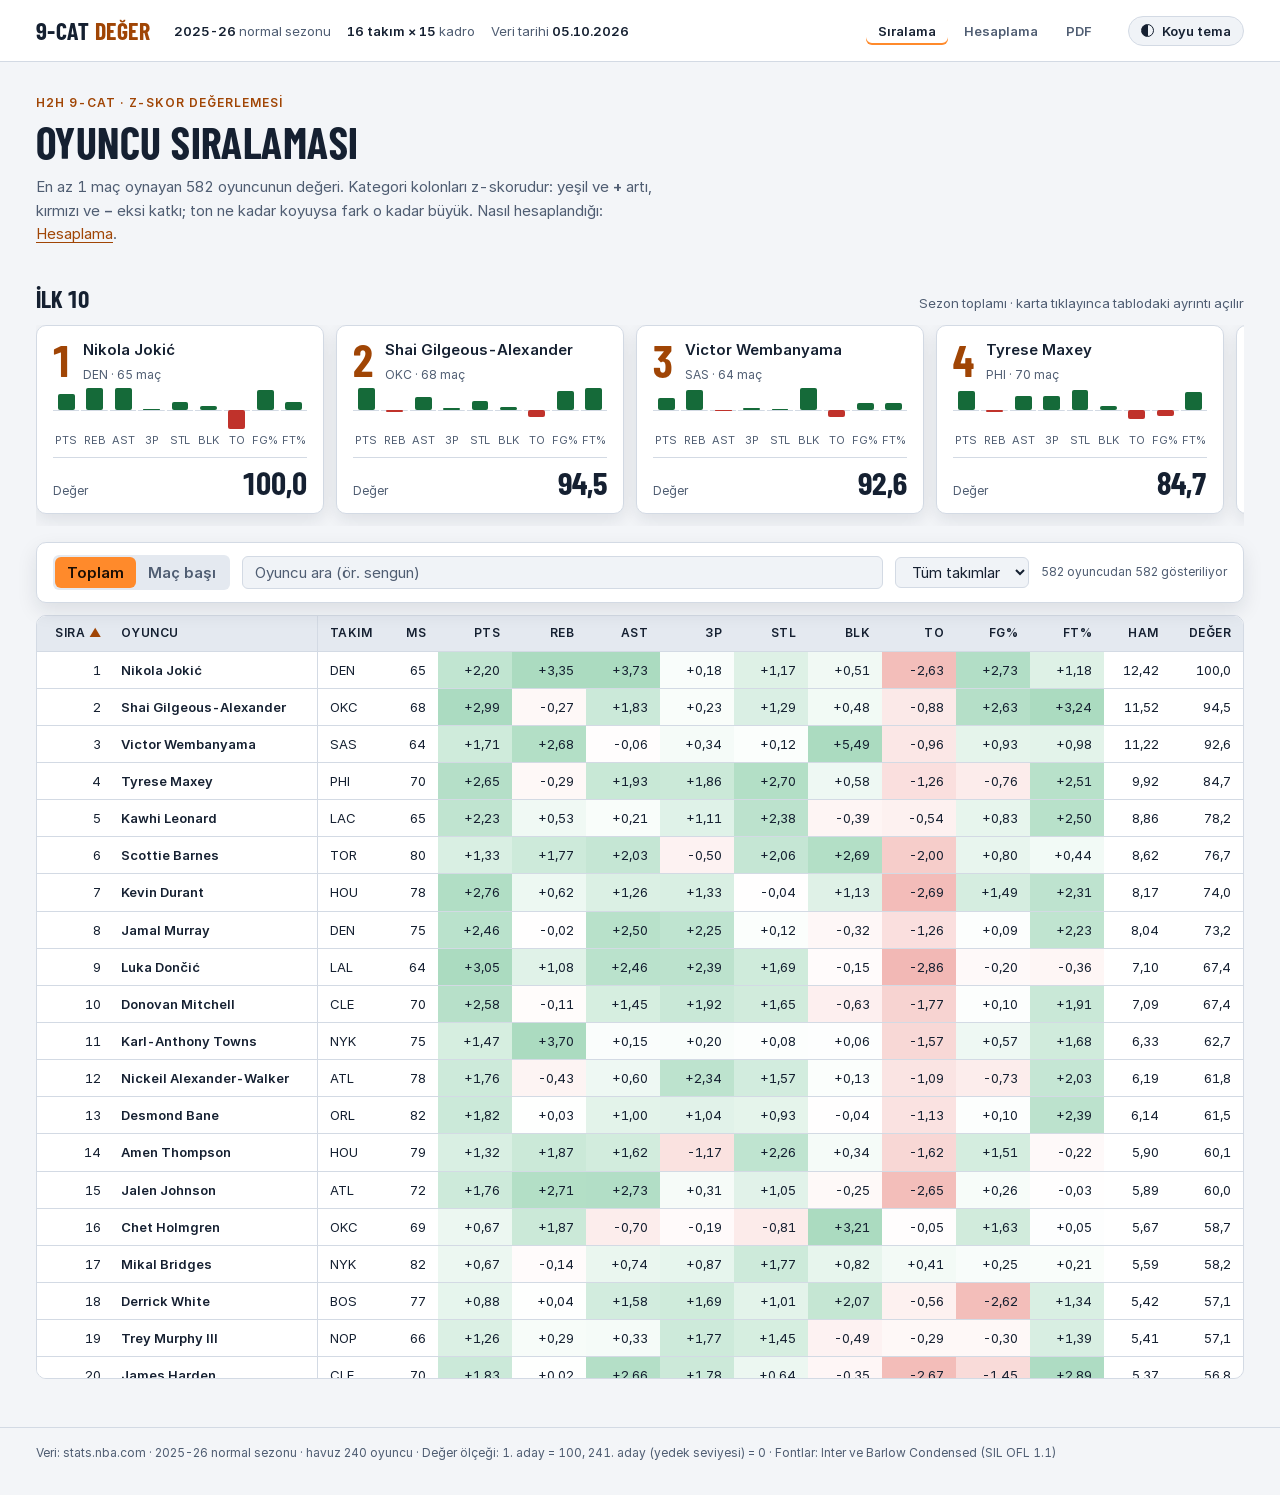
<file: output/site/index.html>
<!doctype html>
<html lang="tr">
<head>
<meta charset="utf-8">
<meta name="viewport" content="width=device-width, initial-scale=1">
<title>Oyuncu Sıralaması · Fantezi NBA 9-Cat 2025-26</title>
<script>
  /* Seçilen temayı ilk boyamadan önce uygula (titreme olmasın); depolama kapalıysa sistem teması. */
  (function () {
    try {
      var t = localStorage.getItem("fantasy9cat-tema");
      if (t === "light" || t === "dark") document.documentElement.setAttribute("data-theme", t);
    } catch (e) {}
  })();
</script>
<link rel="icon" href="assets/favicon.svg" type="image/svg+xml">
<link rel="stylesheet" href="assets/style.css">
</head>
<body>
<header class="topband">
  <div class="wrap topband-inner">
    <a class="brand" href="index.html"><span class="brand-name">9-Cat <span>Değer</span></span></a>
    <ul class="facts" aria-label="Veri ve lig bilgisi">
      <li><strong>2025-26</strong> normal sezonu</li>
      <li><strong>16 takım × 15</strong> kadro</li>
      <li>Veri tarihi <strong>05.10.2026</strong></li>
    </ul>
    <nav aria-label="Sayfalar">
      <a href="index.html" aria-current="page">Sıralama</a>
      <a href="hesaplama.html">Hesaplama</a>
      <a href="../Deger.pdf">PDF</a>
    </nav>
    <button type="button" class="theme-toggle" id="theme-toggle" aria-label="Temayı değiştir">
      <span class="icon" aria-hidden="true"></span><span class="theme-label">Tema</span>
    </button>
  </div>
</header>
<main class="wrap">
<header class="page-head">
  <p class="eyebrow">H2H 9-cat · z-skor değerlemesi</p>
  <h1>Oyuncu sıralaması</h1>
  <p class="lead">En az 1 maç oynayan 582 oyuncunun değeri. Kategori kolonları z-skorudur: yeşil ve <strong>+</strong> artı, kırmızı ve <strong>−</strong> eksi katkı; ton ne kadar koyuysa fark o kadar büyük. Nasıl hesaplandığı: <a href="hesaplama.html">Hesaplama</a>.</p>
</header>

<section aria-labelledby="top-title">
  <div class="section-title">
    <h2 id="top-title">İlk 10</h2>
    <p id="top-caption">Sezon toplamı · karta tıklayınca tablodaki ayrıntı açılır</p>
  </div>
  <ol class="top-cards" id="top-cards"></ol>
</section>

<div class="controls" id="controls" data-collapsed="true">
  <div class="segmented" role="group" aria-label="Değerleme modu">
    <button type="button" data-mode="total" aria-pressed="true">Toplam</button>
    <button type="button" data-mode="per_game" aria-pressed="false">Maç başı</button>
  </div>
  <button type="button" class="filters-toggle" id="filters-toggle" aria-expanded="false" aria-controls="controls-body">Filtreler</button>
  <div class="controls-body" id="controls-body">
    <label class="field search-field">
      <span class="visually-hidden">Oyuncu ara</span>
      <input type="search" id="search" placeholder="Oyuncu ara (ör. sengun)" autocomplete="off">
    </label>
    <label class="field">
      <span class="visually-hidden">Takım</span>
      <select id="team"><option value="">Tüm takımlar</option></select>
    </label>
    <label class="check" id="only-enough-wrap" hidden>
      <input type="checkbox" id="only-enough"> Yalnızca GP ≥ 20
    </label>
    <p class="count" id="count" aria-live="polite"></p>
  </div>
</div>

<div class="table-wrap ranking-wrap">
  <table id="ranking" class="ranking">
    <thead></thead>
    <tbody></tbody>
  </table>
</div>
<noscript><p>Sıralama tablosu için JavaScript gerekir. Aynı sıralama <a href="../Deger.pdf">Deger.pdf</a> içinde de var.</p></noscript>

<script type="application/json" id="players-data">{"columns":["rank","player_id","player_name","team","gp","min","pts","reb","ast","fg3m","stl","blk","tov","fgm","fga","fg_pct","ftm","fta","ft_pct","z_pts","z_reb","z_ast","z_fg3m","z_stl","z_blk","z_tov","z_fg_pct","z_ft_pct","raw_total","value","in_pool","low_sample"],"players":{"total":[[1,203999,"Nikola Jokić","DEN",65,2264.855,1799,836,697,112,92,53,243,644,1132,0.568905,399,480,0.83125,2.197979,3.345333,3.729541,0.1829,1.167776,0.510826,-2.628165,2.73323,1.178527,12.417948,100.0,true,false],[2,1628983,"Shai Gilgeous-Alexander","OKC",68,2258.946667,2117,292,448,115,95,52,151,731,1321,0.553369,540,614,0.879479,2.985544,-0.27445,1.834712,0.229482,1.288946,0.476281,-0.882958,2.627548,3.239741,11.524847,94.528349,true,false],[3,1641705,"Victor Wembanyama","SAS",64,1865.648333,1600,736,199,122,66,197,155,553,1080,0.512037,372,450,0.826667,1.705132,2.679932,-0.060117,0.338174,0.117636,5.485221,-0.958836,0.925761,0.984222,11.217124,92.643061,true,false],[4,1630178,"Tyrese Maxey","PHI",70,2661.118333,1980,290,461,220,130,55,171,694,1501,0.462358,372,417,0.892086,2.646247,-0.287758,1.933639,1.859862,2.702596,0.579914,-1.262351,-0.755411,2.507812,9.924552,84.724018,true,false],[5,202695,"Kawhi Leonard","LAC",65,2084.728333,1813,413,234,172,122,27,133,635,1258,0.504769,371,416,0.891827,2.232652,0.530685,0.206224,1.114546,2.379476,-0.387329,-0.541504,0.827969,2.495485,8.858204,78.19096,true,false],[6,1630567,"Scottie Barnes","TOR",80,2680.776667,1448,600,474,68,114,116,210,569,1123,0.506679,242,297,0.814815,1.328686,1.774986,2.032566,-0.500307,2.056356,2.687124,-2.002167,0.797827,0.443681,8.618752,76.723936,true,false],[7,201142,"Kevin Durant","HOU",78,2839.823333,2026,426,372,186,62,71,246,716,1376,0.520349,408,467,0.873662,2.760172,0.617187,1.256371,1.33193,-0.043924,1.132625,-2.685074,1.492693,2.305192,8.167172,73.957299,true,false],[8,1627750,"Jamal Murray","DEN",75,2651.891667,1905,330,535,245,66,29,171,657,1360,0.483088,346,390,0.887179,2.460501,-0.021598,2.496761,2.248048,0.117636,-0.31824,-1.262351,0.087608,2.233494,8.041859,73.189559,true,false],[9,1629029,"Luka Dončić","LAL",64,2288.601667,2143,495,530,254,105,34,255,693,1457,0.475635,503,645,0.779845,3.049936,1.076314,2.458712,2.387795,1.692846,-0.145518,-2.855801,-0.203534,-0.355857,7.104894,67.449173,true,false],[10,1628378,"Donovan Mitchell","CLE",70,2342.063333,1952,316,398,224,104,20,198,678,1403,0.48325,372,430,0.865116,2.576902,-0.114754,1.454224,1.921972,1.652456,-0.62914,-1.774531,0.0966,1.90761,7.09134,67.366129,true,false],[11,1626157,"Karl-Anthony Towns","NYK",75,2321.781667,1504,889,226,113,65,40,187,517,1032,0.500969,357,416,0.858173,1.467376,3.697996,0.145346,0.198428,0.077246,0.061748,-1.565865,0.571816,1.676544,6.330635,62.705616,true,false],[12,1629638,"Nickeil Alexander-Walker","ATL",78,2603.176667,1624,268,286,251,102,42,162,548,1195,0.458577,277,307,0.90228,1.764571,-0.434147,0.601932,2.341213,1.571676,0.130837,-1.091624,-0.725145,2.029341,6.188655,61.835759,true,false],[13,1630217,"Desmond Bane","ORL",82,2756.045,1647,338,338,167,86,37,164,583,1205,0.483817,314,346,0.907514,1.821533,0.031634,0.997639,1.036909,0.925436,-0.041885,-1.129563,0.101686,2.393081,6.13647,61.516046,true,false],[14,1641708,"Amen Thompson","HOU",79,2953.15,1443,614,420,25,119,48,190,557,1044,0.533525,304,390,0.779487,1.316303,1.868142,1.621639,-1.167986,2.258306,0.338103,-1.622774,1.509243,-0.223331,5.897645,60.052869,true,false],[15,1630552,"Jalen Johnson","ATL",72,2531.598333,1621,740,566,120,89,31,244,600,1228,0.488599,301,382,0.787958,1.757141,2.706548,2.732663,0.30712,1.046606,-0.249152,-2.647135,0.264438,-0.029464,5.888766,59.998471,true,false],[16,1631096,"Chet Holmgren","OKC",69,1997.268333,1181,614,115,88,43,131,107,434,779,0.557125,225,284,0.792254,0.667428,1.868142,-0.699337,-0.189758,-0.811334,3.20529,-0.048294,1.629602,0.049454,5.671193,58.665492,true,false],[17,1628969,"Mikal Bridges","NYK",82,2691.935,1181,312,304,156,107,62,83,472,963,0.490135,81,98,0.826531,0.667428,-0.14137,0.738907,0.866107,1.773626,0.821725,0.406978,0.247871,0.213562,5.594835,58.197677,true,false],[18,1628401,"Derrick White","BOS",77,2624.956667,1267,339,414,209,88,98,134,437,1108,0.394404,184,204,0.901961,0.880418,0.038288,1.57598,1.689061,1.006216,2.065324,-0.560474,-2.619541,1.344677,5.419949,57.126226,true,false],[19,1630530,"Trey Murphy III","NOP",66,2340.638333,1420,377,250,214,99,24,120,494,1050,0.470476,218,246,0.886179,1.25934,0.291141,0.32798,1.766698,1.450506,-0.490962,-0.294899,-0.295013,1.39442,5.409211,57.06044,true,false],[20,201935,"James Harden","CLE",70,2438.495,1652,336,557,215,79,28,245,487,1123,0.43366,463,524,0.883588,1.833916,0.018326,2.664176,1.782225,0.642706,-0.352785,-2.666104,-1.447758,2.890807,5.36551,56.792701,true,false],[21,1642270,"Donovan Clingan","POR",77,2093.636667,934,892,162,84,44,130,95,356,684,0.520468,138,203,0.679803,0.055703,3.717958,-0.341678,-0.251868,-0.770944,3.170745,0.179342,0.744236,-1.299963,5.203532,55.800333,true,false],[22,1630595,"Cade Cunningham","DET",64,2171.671667,1531,355,634,125,92,54,236,548,1189,0.460892,310,382,0.811518,1.534245,0.144753,3.250127,0.384757,1.167776,0.54537,-2.495377,-0.646154,0.496999,4.382494,50.770181,true,false],[23,1631105,"Jalen Duren","DET",70,1975.853333,1365,737,138,0,57,59,130,522,803,0.650062,321,430,0.746512,1.123126,2.686586,-0.524312,-1.556172,-0.245874,0.718092,-0.484595,3.723537,-1.075678,4.364709,50.661218,true,false],[24,1630168,"Onyeka Okongwu","ATL",74,2296.968333,1123,562,231,144,82,79,127,413,860,0.480233,153,202,0.757426,0.523784,1.522133,0.183395,0.679778,0.763876,1.40898,-0.427686,-0.011855,-0.376356,4.26605,50.056774,true,false],[25,1628389,"Bam Adebayo","MIA",73,2364.685,1468,732,232,127,86,49,120,506,1145,0.441921,329,423,0.777778,1.378218,2.653316,0.191005,0.415812,0.925436,0.372648,-0.294899,-1.21707,-0.284526,4.13994,49.284151,true,false],[26,1642851,"Kon Knueppel","CHA",81,2550.746667,1498,432,274,273,57,19,161,515,1084,0.475092,195,226,0.862832,1.452517,0.657112,0.510615,2.682816,-0.245874,-0.663685,-1.072654,-0.167536,0.972404,4.125714,49.196997,true,false],[27,1630700,"Dyson Daniels","ATL",76,2519.54,901,520,449,22,149,31,135,402,777,0.517375,75,122,0.614754,-0.026025,1.242665,1.842322,-1.214568,3.470007,-0.249152,-0.579444,0.779606,-1.245479,4.019932,48.548913,true,false],[28,1630162,"Anthony Edwards","MIN",61,2136.593333,1757,302,226,205,83,49,174,602,1231,0.489033,348,437,0.796339,2.093961,-0.20791,0.145346,1.626951,0.804266,0.372648,-1.31926,0.279714,0.180524,3.97624,48.281234,true,false],[29,1642276,"Kel'el Ware","MIA",77,1703.821667,851,694,56,92,59,84,62,344,649,0.530046,71,96,0.739583,-0.149856,2.400463,-1.148312,-0.127648,-0.165094,1.581702,0.80534,0.876391,-0.279058,3.793928,47.164283,true,false],[30,1628973,"Jalen Brunson","NYK",74,2589.806667,1927,247,503,195,57,8,175,689,1475,0.467119,354,421,0.840855,2.514987,-0.573881,2.253249,1.471677,-0.245874,-1.043673,-1.338229,-0.550046,1.270209,3.758418,46.946731,true,false],[31,1642263,"Reed Sheppard","HOU",82,2146.923333,1110,238,277,227,122,54,123,407,946,0.430233,69,86,0.802326,0.491588,-0.633767,0.533444,1.968554,2.379476,0.54537,-0.351808,-1.30836,0.065644,3.690143,46.528436,true,false],[32,1642843,"Cooper Flagg","DAL",70,2343.858333,1473,466,316,72,84,64,161,559,1194,0.468174,283,342,0.827485,1.390601,0.883348,0.830224,-0.438197,0.844656,0.890814,-1.072654,-0.410743,0.764387,3.682437,46.481228,true,false],[33,1629674,"Neemias Queta","BOS",76,1926.206667,776,636,126,1,60,100,75,326,499,0.653307,123,175,0.702857,-0.335603,2.01453,-0.615629,-1.540644,-0.124704,2.134413,0.558735,2.358214,-0.884657,3.564654,45.759623,true,false],[34,1630163,"LaMelo Ball","CHA",72,2017.446667,1445,347,514,272,87,18,202,506,1244,0.406752,161,179,0.899441,1.321256,0.09152,2.336956,2.667289,0.965826,-0.698229,-1.85041,-2.520409,1.153507,3.467307,45.163215,true,false],[35,1631157,"Ryan Rollins","MIL",74,2375.483333,1281,338,414,184,110,31,201,486,1030,0.471845,125,157,0.796178,0.91509,0.031634,1.57598,1.300875,1.894796,-0.249152,-1.83144,-0.250794,0.063384,3.450375,45.059479,true,false],[36,201942,"DeMar DeRozan","SAC",77,2405.515,1419,226,316,47,80,23,96,499,1005,0.496517,374,431,0.867749,1.256864,-0.713615,0.830224,-0.826383,0.683096,-0.525507,0.160373,0.434339,1.978432,3.277823,44.002329,true,false],[37,203944,"Julius Randle","MIN",79,2610.296667,1667,532,398,109,86,18,217,580,1207,0.48053,398,496,0.802419,1.871065,1.322513,1.454224,0.136318,0.925436,-0.698229,-2.134954,-0.006799,0.381321,3.250895,43.837353,true,false],[38,1628384,"OG Anunoby","NYK",67,2223.871667,1118,351,145,157,104,48,123,389,804,0.483831,183,221,0.828054,0.511401,0.118136,-0.471044,0.881634,1.652456,0.338103,-0.351808,0.068143,0.501301,3.248324,43.821598,true,false],[39,1630202,"Payton Pritchard","BOS",79,2555.523333,1345,312,408,212,58,10,109,506,1091,0.463795,121,136,0.889706,1.073594,-0.14137,1.530322,1.735643,-0.205484,-0.974584,-0.086233,-0.506158,0.798958,3.224688,43.67679,true,false],[40,1630578,"Alperen Sengun","HOU",72,2397.695,1466,640,445,40,85,77,227,583,1123,0.519145,260,376,0.691489,1.373265,2.041146,1.811883,-0.935075,0.885046,1.339891,-2.324651,1.18122,-2.150777,3.221949,43.660014,true,false],[41,1641824,"Matas Buzelis","CHI",77,2248.248333,1252,448,158,173,55,116,159,446,963,0.463136,187,238,0.785714,0.843268,0.763576,-0.372117,1.130073,-0.326654,2.687124,-1.034715,-0.464144,-0.049596,3.176816,43.383499,true,false],[42,1642845,"VJ Edgecombe","PHI",75,2623.305,1199,423,315,149,107,39,137,451,1030,0.437864,148,181,0.81768,0.712007,0.597225,0.822615,0.757415,1.773626,0.027204,-0.617383,-1.209275,0.300723,3.164157,43.305944,true,false],[43,1630643,"Jay Huff","IND",82,1719.243333,783,324,121,119,41,153,76,291,611,0.476268,82,99,0.828283,-0.318266,-0.061522,-0.653678,0.291592,-0.892114,3.965267,0.539765,-0.074752,0.225888,3.02218,42.43611,true,false],[44,1627742,"Brandon Ingram","TOR",77,2603.863333,1655,430,284,135,58,55,187,614,1288,0.476708,292,356,0.820225,1.841346,0.643804,0.586712,0.540031,-0.205484,0.579914,-1.565865,-0.142071,0.644478,2.922865,41.827649,true,false],[45,1630183,"Jaden McDaniels","MIN",73,2316.413333,1084,310,199,103,81,73,131,417,809,0.515451,147,176,0.835227,0.427196,-0.154678,-0.060117,0.043153,0.723486,1.201714,-0.503565,0.769102,0.473074,2.919365,41.80621,true,false],[46,1631221,"Collin Gillespie","PHX",80,2281.801667,1012,327,371,232,99,16,125,352,842,0.418052,76,87,0.873563,0.24888,-0.04156,1.248761,2.046192,1.450506,-0.767318,-0.389747,-1.445381,0.428946,2.779279,40.94796,true,false],[47,1627759,"Jaylen Brown","BOS",71,2442.838333,2038,492,364,140,72,27,259,736,1543,0.476993,426,536,0.794776,2.789891,1.056352,1.195493,0.617668,0.359976,-0.387329,-2.931679,-0.158165,0.172428,2.714636,40.551918,true,false],[48,1631095,"Jabari Smith Jr.","HOU",77,2705.365,1215,529,143,177,56,71,105,438,975,0.449231,162,209,0.77512,0.751633,1.302551,-0.486263,1.192183,-0.286264,1.132625,-0.010354,-0.841206,-0.173079,2.581826,39.73825,true,false],[49,1630193,"Immanuel Quickley","TOR",70,2231.308333,1150,282,415,178,92,5,102,401,905,0.443094,170,207,0.821256,0.590653,-0.34099,1.58359,1.20771,1.167776,-1.147306,0.046555,-0.932904,0.387227,2.56231,39.618684,true,false],[50,1628978,"Donte DiVincenzo","MIN",82,2494.036667,1000,336,313,244,104,34,118,339,835,0.405988,78,105,0.742857,0.21916,0.018326,0.807395,2.232521,1.652456,-0.145518,-0.25696,-1.709233,-0.285112,2.533036,39.439335,true,false],[51,1629675,"Naz Reid","MIN",77,2007.35,1046,477,170,162,76,78,126,397,871,0.455798,90,123,0.731707,0.333085,0.956542,-0.2808,0.959272,0.521536,1.374436,-0.408717,-0.594834,-0.414211,2.446309,38.907995,true,false],[52,203952,"Andrew Wiggins","MIA",68,2062.598333,1045,329,182,138,76,69,103,390,821,0.47503,127,162,0.783951,0.330608,-0.028252,-0.189483,0.586613,0.521536,1.063536,0.027585,-0.128278,-0.050471,2.133394,36.990899,true,false],[53,1630577,"Julian Champagnie","SAS",82,2265.963333,911,473,127,195,62,38,69,301,689,0.436865,114,135,0.844444,-0.001259,0.929926,-0.608019,1.471677,-0.043924,-0.007341,0.672553,-0.827774,0.435657,2.021495,36.305341,true,false],[54,203497,"Rudy Gobert","MIN",76,2380.046667,829,872,128,0,58,124,106,335,491,0.682281,159,302,0.52649,-0.204342,3.584878,-0.60041,-1.556172,-0.205484,2.963479,-0.029324,2.710001,-4.642321,2.020305,36.298047,true,false],[55,1630596,"Evan Mobley","CLE",65,2074.288333,1180,586,234,62,48,113,122,469,859,0.545984,180,297,0.606061,0.664952,1.68183,0.206224,-0.593471,-0.609384,2.58349,-0.332838,1.53488,-3.183061,1.952621,35.883377,true,false],[56,1628368,"De'Aaron Fox","SAS",72,2231.065,1336,270,445,131,89,19,164,509,1047,0.486151,187,246,0.760163,1.051304,-0.420839,1.811883,0.477921,1.046606,-0.663685,-1.129563,0.155259,-0.418951,1.909937,35.62187,true,false],[57,1641764,"Brandin Podziemski","GSW",82,2332.673333,1133,419,304,153,88,15,131,394,866,0.454965,192,241,0.79668,0.548551,0.570609,0.738907,0.819525,1.006216,-0.801862,-0.503565,-0.611164,0.104375,1.871592,35.386949,true,false],[58,1630180,"Saddiq Bey","NOP",72,2245.575,1271,400,182,151,68,7,68,436,967,0.450879,248,295,0.840678,0.890324,0.444183,-0.189483,0.78847,0.198416,-1.078217,0.691523,-0.790656,0.886995,1.841554,35.202919,true,false],[59,1641706,"Brandon Miller","CHA",65,1968.311667,1311,319,217,204,66,44,163,454,1044,0.434866,199,223,0.892377,0.989389,-0.094792,0.076859,1.611424,0.117636,0.199926,-1.110594,-1.31143,1.344896,1.823312,35.091158,true,false],[60,1628970,"Miles Bridges","CHA",77,2387.231667,1314,450,246,148,46,34,107,479,1042,0.459693,208,253,0.822134,0.996819,0.776884,0.297541,0.741888,-0.690164,-0.145518,-0.048294,-0.600471,0.486276,1.814961,35.039991,true,false],[61,1641717,"Cason Wallace","OKC",77,2046.07,660,238,200,101,150,28,73,252,584,0.431507,55,68,0.808824,-0.62289,-0.633767,-0.052507,0.012098,3.510397,-0.352785,0.596674,-0.787318,0.077752,1.747653,34.627628,true,false],[62,1628976,"Wendell Carter Jr.","ORL",78,2288.351667,922,577,154,72,60,49,100,326,637,0.511774,198,250,0.792,0.025984,1.621944,-0.402556,-0.438197,-0.124704,0.372648,0.084494,0.541438,0.039826,1.720876,34.463573,true,false],[63,1626164,"Devin Booker","PHX",64,2146.43,1668,248,386,122,51,18,201,546,1198,0.45576,454,520,0.873077,1.873542,-0.567227,1.362907,0.338174,-0.488214,-0.698229,-1.83144,-0.81941,2.549022,1.719126,34.452853,true,false],[64,1641739,"Toumani Camara","POR",82,2731.236667,1100,421,201,219,94,35,144,392,891,0.439955,97,137,0.708029,0.466822,0.583917,-0.044898,1.844335,1.248556,-0.110974,-0.75017,-0.99506,-0.651112,1.591417,33.670433,true,false],[65,1642852,"Derik Queen","NOP",81,2023.38,948,572,298,23,84,74,190,354,748,0.473262,217,273,0.794872,0.090376,1.588673,0.693249,-1.199041,0.844656,1.236258,-1.622774,-0.153096,0.089351,1.567652,33.524834,true,false],[66,202696,"Nikola Vučević","BOS",64,1818.118333,965,537,213,100,39,41,85,394,799,0.493116,77,93,0.827957,0.132479,1.355783,0.04642,-0.003429,-0.972894,0.096293,0.369039,0.270894,0.210425,1.505008,33.141041,true,false],[67,1629028,"Deandre Ayton","LAL",72,1958.385,897,575,59,0,41,70,83,403,601,0.670549,91,141,0.64539,-0.035932,1.608636,-1.125483,-1.556172,-0.892114,1.098081,0.406978,3.124038,-1.186764,1.441267,32.75053,true,false],[68,1630166,"Deni Avdija","POR",66,2199.385,1598,454,442,125,51,41,253,492,1064,0.462406,489,610,0.801639,1.700179,0.8035,1.789054,0.384757,-0.488214,0.096293,-2.817861,-0.534094,0.441131,1.374742,32.342958,true,false],[69,1626167,"Myles Turner","MIL",71,1911.803333,846,378,103,147,50,115,83,284,646,0.439628,131,177,0.740113,-0.162239,0.297795,-0.790654,0.72636,-0.528604,2.652579,0.406978,-0.727225,-0.509029,1.365961,32.289159,true,false],[70,1641709,"Ausar Thompson","DET",73,1895.61,721,418,228,6,146,69,110,303,577,0.52513,109,191,0.570681,-0.471817,0.563955,0.160566,-1.463007,3.348837,1.063536,-0.105202,0.701481,-2.442309,1.35604,32.228376,true,false],[71,1630572,"Sandro Mamukelashvili","TOR",80,1750.691667,893,395,151,115,64,41,67,330,631,0.522979,118,158,0.746835,-0.045838,0.410913,-0.425385,0.229482,0.036856,0.096293,0.710492,0.729969,-0.392256,1.350525,32.194592,true,false],[72,2544,"LeBron James","LAL",60,1989.055,1256,364,432,77,72,35,179,473,919,0.51469,233,316,0.737342,0.853175,0.204639,1.712956,-0.36056,0.359976,-0.110974,-1.414108,0.854518,-0.96,1.139622,30.902475,true,false],[73,1626220,"Royce O'Neale","PHX",78,2213.053333,765,372,208,212,84,32,103,263,625,0.4208,27,38,0.710526,-0.362845,0.257871,0.008371,1.735643,0.844656,-0.214607,0.027585,-1.025848,-0.17505,1.095776,30.633848,true,false],[74,203468,"CJ McCollum","ATL",76,2263.371667,1424,252,293,191,64,35,135,525,1154,0.454939,183,237,0.772152,1.269247,-0.540611,0.6552,1.409567,0.036856,-0.110974,-0.579444,-0.815237,-0.23741,1.087195,30.581278,true,false],[75,1630559,"Austin Reaves","LAL",51,1761.65,1187,240,280,118,56,20,151,373,762,0.489501,323,371,0.87062,0.682288,-0.620459,0.556273,0.276065,-0.286264,-0.62914,-0.882958,0.182911,1.765308,1.044024,30.316791,true,false],[76,1630200,"Tre Jones","CHI",65,1752.373333,914,204,350,41,76,11,92,341,617,0.552674,191,227,0.84141,0.006171,-0.860004,1.088956,-0.919547,0.521536,-0.94004,0.236251,1.215516,0.692251,1.041091,30.29882,true,false],[77,1630245,"Ayo Dosunmu","MIN",69,1881.043333,1022,237,249,123,58,18,96,386,747,0.516734,127,145,0.875862,0.273646,-0.640421,0.320371,0.353702,-0.205484,-0.698229,0.160373,0.736394,0.734408,1.034759,30.260029,true,false],[78,1641718,"Keyonte George","UTA",54,1786.108333,1275,199,332,134,58,14,166,402,881,0.4563,337,378,0.891534,0.900231,-0.893274,0.95198,0.524504,-0.205484,-0.836407,-1.167502,-0.589558,2.261064,0.945554,29.713503,true,false],[79,1629008,"Michael Porter Jr.","BKN",52,1688.603333,1259,367,158,176,55,13,122,444,958,0.463466,195,227,0.859031,0.860605,0.224601,-0.372117,1.176656,-0.326654,-0.870951,-0.332838,-0.453089,0.926235,0.832446,29.020542,true,false],[80,1628404,"Josh Hart","NYK",66,1993.575,792,486,317,100,75,17,128,301,592,0.508446,90,125,0.72,-0.295977,1.016428,0.837834,-0.003429,0.481146,-0.732773,-0.446656,0.449235,-0.50655,0.799259,28.817217,true,false],[81,1642285,"Cam Spencer","MEM",72,1714.451667,798,183,400,146,52,11,93,263,556,0.473022,126,134,0.940299,-0.281117,-0.999738,1.469444,0.710833,-0.447824,-0.94004,0.217281,-0.11746,1.183776,0.795155,28.792074,true,false],[82,1627739,"Kris Dunn","LAC",82,2230.0,596,271,295,80,131,14,111,227,477,0.475891,62,81,0.765432,-0.781394,-0.414185,0.670419,-0.313978,2.742986,-0.836407,-0.124172,-0.063288,-0.112979,0.767003,28.619599,true,false],[83,1631217,"Moussa Diabaté","CHA",73,1898.956667,575,635,141,1,56,72,73,229,363,0.630854,116,176,0.659091,-0.833403,2.007876,-0.501483,-1.540644,-0.286264,1.167169,0.596674,1.492297,-1.340297,0.761925,28.588486,true,false],[84,1631094,"Paolo Banchero","ORL",72,2501.685,1599,604,373,84,51,40,222,529,1152,0.459201,457,590,0.774576,1.702655,1.801602,1.26398,-0.251868,-0.488214,0.061748,-2.229802,-0.679366,-0.507348,0.673387,28.046052,true,false],[85,1628381,"John Collins","LAC",69,1871.478333,935,367,70,89,60,51,95,364,659,0.552352,118,154,0.766234,0.05818,0.224601,-1.041776,-0.174231,-0.124704,0.441737,0.179342,1.292444,-0.207579,0.648014,27.890604,true,false],[86,1642271,"Kyle Filipowski","UTA",77,1800.943333,879,552,198,74,73,39,125,323,657,0.491629,159,212,0.75,-0.080511,1.455593,-0.067727,-0.407142,0.400366,0.027204,-0.389747,0.195982,-0.487075,0.646943,27.884042,true,false],[87,201939,"Stephen Curry","GSW",43,1328.728333,1142,154,203,190,49,17,121,374,799,0.468085,204,221,0.923077,0.57084,-1.192704,-0.029678,1.39404,-0.568994,-0.732773,-0.313869,-0.27681,1.729714,0.579765,27.47247,true,false],[88,1630591,"Jalen Suggs","ORL",57,1573.57,786,220,312,122,105,40,152,282,649,0.434515,100,117,0.854701,-0.310836,-0.753539,0.799785,0.338174,1.692846,0.061748,-0.901927,-0.82149,0.447764,0.552525,27.30558,true,false],[89,1631109,"Mark Williams","PHX",60,1416.05,700,477,58,1,55,55,65,282,438,0.643836,135,175,0.771429,-0.523826,0.956542,-1.133093,-1.540644,-0.326654,0.579914,0.748431,1.956333,-0.182707,0.534297,27.193909,true,false],[90,1628374,"Lauri Markkanen","UTA",42,1442.596667,1123,289,89,115,42,21,63,384,805,0.477019,240,268,0.895522,0.523784,-0.294412,-0.89719,0.229482,-0.851724,-0.594596,0.786371,-0.081948,1.665602,0.485368,26.894143,true,false],[91,1642875,"Maxime Raynaud","SAC",74,1963.88,922,556,100,24,38,39,94,383,671,0.57079,132,168,0.785714,0.025984,1.482209,-0.813483,-1.183514,-1.013284,0.027204,0.198312,1.654782,-0.035009,0.343201,26.023144,true,false],[92,1629640,"Keldon Johnson","SAS",82,1911.466667,1081,440,111,99,46,11,70,414,797,0.519448,154,194,0.793814,0.419766,0.710344,-0.729776,-0.018956,-0.690164,-0.94004,0.653583,0.844927,0.051495,0.30118,25.765698,true,false],[93,1628386,"Jarrett Allen","CLE",56,1519.12,860,476,100,1,55,47,75,337,528,0.638258,185,261,0.708812,-0.127567,0.949888,-0.813483,-1.540644,-0.326654,0.303559,0.558735,2.277664,-1.228483,0.053015,24.245297,true,false],[94,1641750,"Ryan Kalkbrenner","CHA",69,1479.131667,521,377,54,0,32,101,62,219,291,0.752577,83,116,0.715517,-0.967141,0.291141,-1.163532,-1.556172,-1.255624,2.168957,0.80534,2.166328,-0.500496,-0.011198,23.85189,true,false],[95,1631222,"Jake LaRavia","LAL",82,2061.47,674,326,145,78,104,38,87,240,523,0.458891,116,152,0.763158,-0.588218,-0.048214,-0.471044,-0.345032,1.652456,-0.007341,0.331099,-0.312873,-0.232232,-0.021398,23.789402,true,false],[96,1626181,"Norman Powell","MIA",58,1716.936667,1261,202,143,156,64,14,111,421,895,0.470391,263,318,0.827044,0.865558,-0.873312,-0.486263,0.866107,0.036856,-0.836407,-0.124172,-0.25355,0.702536,-0.102647,23.291621,true,false],[97,1630230,"Naji Marshall","DAL",74,2183.74,1128,348,241,62,82,6,119,419,821,0.510353,228,300,0.76,0.536167,0.098174,0.259493,-0.593471,0.763876,-1.112762,-0.275929,0.665892,-0.513769,-0.172329,22.864712,true,false],[98,1630170,"Devin Vassell","SAS",67,2044.231667,932,269,167,166,57,25,60,330,755,0.437086,106,130,0.815385,0.05075,-0.427493,-0.303629,1.021381,-0.245874,-0.456418,0.84328,-0.902496,0.198537,-0.221962,22.560627,true,false],[99,1628436,"Luke Kornet","SAS",68,1430.08,444,414,126,0,32,65,28,175,272,0.643382,94,114,0.824561,-1.15784,0.537339,-0.615629,-1.556172,-1.255624,0.925358,1.450308,1.211516,0.235297,-0.225447,22.539277,true,false],[100,1629656,"Quentin Grimes","PHI",75,2205.721667,1006,273,244,127,64,28,133,340,755,0.450331,199,237,0.839662,0.23402,-0.400877,0.282322,0.415812,0.036856,-0.352785,-0.541504,-0.628644,0.698524,-0.256277,22.350397,true,false],[101,1631170,"Jaime Jaquez Jr.","MIA",75,2121.21,1152,375,352,58,51,21,152,464,915,0.507104,166,216,0.768519,0.595606,0.277833,1.104176,-0.655581,-0.488214,-0.594596,-0.901927,0.660712,-0.262281,-0.264273,22.301405,true,false],[102,202699,"Tobias Harris","DET",63,1745.45,836,323,157,82,58,26,63,309,659,0.468892,136,157,0.866242,-0.187005,-0.068176,-0.379727,-0.282923,-0.205484,-0.421874,0.786371,-0.213741,0.706838,-0.265721,22.292538,true,false],[103,1629130,"Duncan Robinson","DET",77,2113.158333,939,205,159,220,44,22,54,318,698,0.455587,83,110,0.754545,0.068086,-0.85335,-0.364507,1.859862,-0.770944,-0.560051,0.957098,-0.480711,-0.223479,-0.367996,21.665938,true,false],[104,203501,"Tim Hardaway Jr.","DEN",80,2127.3,1079,206,108,224,42,10,43,348,779,0.446727,159,196,0.811224,0.414813,-0.846696,-0.752605,1.921972,-0.851724,-0.974584,1.165764,-0.725524,0.251636,-0.396948,21.488564,true,false],[105,1631108,"Max Christie","DAL",77,2244.48,945,249,151,180,47,27,96,320,725,0.441379,125,139,0.899281,0.082946,-0.560573,-0.425385,1.238765,-0.649774,-0.387329,0.160373,-0.781397,0.894433,-0.427941,21.298681,true,false],[106,1630581,"Josh Giddey","CHI",54,1731.356667,919,448,494,103,55,27,196,321,717,0.447699,174,228,0.763158,0.018554,0.763576,2.184761,0.043153,-0.326654,-0.387329,-1.736592,-0.648691,-0.348347,-0.43757,21.239692,true,false],[107,1629627,"Zion Williamson","NOP",62,1841.063333,1302,353,199,1,60,34,126,484,807,0.599752,333,465,0.716129,0.967099,0.131444,-0.060117,-1.540644,-0.124704,-0.145518,-0.408717,2.63024,-1.989657,-0.540574,20.608625,true,false],[108,1629750,"Javonte Green","DET",82,1445.961667,569,230,56,94,102,25,45,185,414,0.44686,105,125,0.84,-0.848263,-0.686999,-1.148312,-0.096594,1.571676,-0.456418,1.127824,-0.384068,0.370888,-0.550266,20.549251,true,false],[109,1629651,"Nic Claxton","BKN",69,1920.366667,810,478,253,3,45,77,96,333,583,0.571184,141,229,0.615721,-0.251398,0.963196,0.35081,-1.50959,-0.730554,1.339891,0.160373,1.444046,-2.32488,-0.558105,20.501226,true,false],[110,1641783,"Tristan da Silva","ORL",77,1899.456667,762,284,124,120,68,25,69,279,620,0.45,84,95,0.884211,-0.370275,-0.327682,-0.630849,0.30712,0.198416,-0.456418,0.672553,-0.52186,0.527557,-0.601439,20.235737,true,false],[111,1629012,"Collin Sexton","CHI",68,1613.203333,1050,155,223,112,76,10,141,360,742,0.485175,218,255,0.854902,0.342991,-1.18605,0.122517,0.1829,0.521536,-0.974584,-0.693261,0.090205,0.978896,-0.614851,20.153565,true,false],[112,1642847,"Jeremiah Fears","NOP",82,2111.903333,1169,300,279,101,97,30,178,437,1006,0.434394,194,246,0.788618,0.637709,-0.221218,0.548663,0.012098,1.369726,-0.283696,-1.395138,-1.276707,-0.00948,-0.618042,20.134013,true,false],[113,1627783,"Pascal Siakam","IND",62,2056.651667,1485,411,236,105,69,25,138,559,1155,0.483983,262,378,0.693122,1.420321,0.517377,0.221444,0.074208,0.238806,-0.456418,-0.636352,0.102694,-2.126124,-0.644044,19.974709,true,false],[114,1630692,"Jordan Goodwin","PHX",70,1571.776667,609,341,151,112,106,14,68,229,555,0.412613,39,56,0.696429,-0.749198,0.051596,-0.425385,0.1829,1.733236,-0.836407,0.691523,-1.035391,-0.304149,-0.691275,19.685349,true,false],[115,1642281,"Jaylon Tyson","CLE",66,1777.483333,872,338,147,133,54,28,99,330,670,0.492537,79,107,0.738318,-0.097847,0.031634,-0.455824,0.508976,-0.367044,-0.352785,0.103464,0.216532,-0.318955,-0.731849,19.436769,true,false],[116,1630551,"Justin Champagnie","WAS",69,1377.453333,597,384,84,53,59,43,45,232,462,0.502165,80,102,0.784314,-0.778917,0.337719,-0.935239,-0.733218,-0.165094,0.165381,1.127824,0.271113,-0.029612,-0.740043,19.386567,true,false],[117,1629057,"Robert Williams III","POR",59,1008.213333,397,415,60,9,35,87,49,177,250,0.708,34,57,0.596491,-1.274241,0.543993,-1.117873,-1.416425,-1.134454,1.685336,1.051946,1.555917,-0.642797,-0.7486,19.334142,true,false],[118,1628991,"Jaren Jackson Jr.","UTA",48,1454.648333,931,272,94,84,53,69,107,342,719,0.475661,163,203,0.802956,0.048273,-0.407531,-0.859141,-0.251868,-0.407434,1.063536,-0.048294,-0.099932,0.162433,-0.799957,19.019497,true,false],[119,1626171,"Bobby Portis Jr.","MIL",67,1619.313333,915,428,105,135,41,12,66,366,750,0.488,48,68,0.705882,0.008648,0.630496,-0.775434,0.540031,-0.892114,-0.905495,0.729462,0.149196,-0.331719,-0.846931,18.731706,true,false],[120,201572,"Brook Lopez","LAC",75,1635.273333,634,273,97,114,45,87,61,232,542,0.428044,56,74,0.756757,-0.687283,-0.400877,-0.836312,0.213955,-0.730554,1.685336,0.82431,-0.78209,-0.140769,-0.854284,18.686661,true,false],[121,1630198,"Isaiah Joe","OKC",71,1507.445,785,181,94,181,50,11,45,247,543,0.45488,110,123,0.894309,-0.313313,-1.013046,-0.859141,1.254293,-0.528604,-0.94004,1.127824,-0.384477,0.755706,-0.900799,18.401683,true,false],[122,1641710,"Anthony Black","ORL",64,1910.05,959,244,236,100,91,45,132,345,772,0.446891,169,231,0.731602,0.117619,-0.593843,0.221444,-0.003429,1.127386,0.23447,-0.522535,-0.715524,-0.779335,-0.913746,18.322359,true,false],[123,1642259,"Alex Sarr","WAS",48,1304.661667,783,355,130,50,39,95,82,316,656,0.481707,101,146,0.691781,-0.318266,0.144753,-0.58519,-0.7798,-0.972894,1.961691,0.425948,0.01745,-0.832653,-0.938963,18.167869,true,false],[124,1642846,"Ace Bailey","UTA",72,1987.643333,993,302,131,137,60,49,107,395,892,0.442825,66,88,0.75,0.201824,-0.20791,-0.57758,0.571086,-0.124704,0.372648,-0.048294,-0.92607,-0.202182,-0.941183,18.154269,true,false],[125,1642264,"Stephon Castle","SAS",68,2037.743333,1133,362,502,81,78,19,217,385,817,0.471236,282,384,0.734375,0.548551,0.191331,2.245639,-0.29845,0.602316,-0.663685,-2.134954,-0.212544,-1.233223,-0.95502,18.069495,true,false],[126,1642349,"Ajay Mitchell","OKC",57,1472.798333,774,190,206,61,71,18,81,286,590,0.484746,141,162,0.87037,-0.340556,-0.95316,-0.006849,-0.608999,0.319586,-0.698229,0.444917,0.064788,0.76847,-1.010031,17.732465,true,false],[127,1628379,"Luke Kennard","LAL",78,1680.476667,652,182,174,117,55,8,60,236,443,0.532731,63,69,0.913043,-0.642703,-1.006392,-0.250361,0.260537,-0.326654,-1.043673,0.84328,0.63079,0.499549,-1.035628,17.575644,true,false],[128,1630573,"Sam Hauser","BOS",78,1934.15,719,300,114,198,38,23,35,252,601,0.419301,17,20,0.85,-0.47677,-0.221218,-0.706946,1.518259,-1.013284,-0.525507,1.317521,-1.011124,0.071041,-1.048029,17.499669,true,false],[129,1630558,"Davion Mitchell","MIA",70,2000.255,654,187,453,90,68,11,108,261,533,0.489681,42,65,0.646154,-0.63775,-0.973122,1.872761,-0.158703,0.198416,-0.94004,-0.067263,0.130565,-0.544186,-1.119322,17.062886,true,false],[130,1629645,"Kevin Porter Jr.","MIL",38,1261.015,661,198,280,46,83,19,110,239,514,0.464981,137,156,0.878205,-0.620414,-0.899928,0.556273,-0.84191,0.804266,-0.663685,-0.105202,-0.221773,0.811503,-1.180869,16.685814,true,false],[131,202710,"Jimmy Butler III","GSW",38,1181.676667,760,211,185,32,55,8,60,240,462,0.519481,248,287,0.864111,-0.375229,-0.813425,-0.166654,-1.059294,-0.326654,-1.043673,0.84328,0.490195,1.25635,-1.195105,16.598596,true,false],[132,1630173,"Precious Achiuwa","SAC",73,1745.185,736,492,101,27,65,50,65,316,598,0.528428,77,139,0.553957,-0.434667,1.056352,-0.805873,-1.136931,0.077246,0.407192,0.748431,0.781023,-1.913367,-1.220594,16.442433,true,false],[133,203954,"Joel Embiid","PHI",38,1200.638333,1021,293,150,53,21,46,109,341,697,0.48924,286,335,0.853731,0.271169,-0.267796,-0.432995,-0.733218,-1.699915,0.269015,-0.086233,0.162313,1.263061,-1.254599,16.234099,true,false],[134,1642907,"Cedric Coward","MEM",62,1597.946667,843,364,171,93,40,27,105,305,648,0.470679,140,166,0.843373,-0.169669,0.204639,-0.27319,-0.112121,-0.932504,-0.387329,-0.010354,-0.178466,0.525297,-1.333699,15.749489,true,false],[135,1641729,"Brice Sensabaugh","UTA",75,1761.866667,1116,231,143,162,54,12,124,394,857,0.459743,166,201,0.825871,0.506448,-0.680345,-0.486263,0.959272,-0.367044,-0.905495,-0.370777,-0.492679,0.43026,-1.406625,15.302701,true,false],[136,1628971,"Bruce Brown","DEN",82,1997.788333,649,318,174,57,85,20,91,248,522,0.475096,96,126,0.761905,-0.650133,-0.101446,-0.250361,-0.671108,0.885046,-0.62914,0.255221,-0.080626,-0.201744,-1.444292,15.071929,true,false],[137,1628989,"Kevin Huerter","DET",69,1549.076667,693,240,178,100,63,33,72,269,596,0.451342,55,71,0.774648,-0.541162,-0.620459,-0.219922,-0.003429,-0.003534,-0.180063,0.615644,-0.479751,-0.060756,-1.493432,14.770872,true,false],[138,1631230,"Dominick Barlow","PHI",71,1688.518333,545,340,87,21,63,53,56,215,399,0.538847,94,131,0.717557,-0.907702,0.044942,-0.91241,-1.230096,-0.003534,0.510826,0.919158,0.634963,-0.549583,-1.493435,14.77085,true,false],[139,1628960,"Grayson Allen","PHX",51,1467.278333,841,155,195,159,69,13,83,269,667,0.403298,144,168,0.857143,-0.174622,-1.18605,-0.090556,0.912689,0.238806,-0.870951,0.406978,-1.414469,0.666941,-1.511234,14.661809,true,false],[140,1642345,"Oso Ighodaro","PHX",82,1808.37,531,418,185,0,73,57,101,239,366,0.653005,53,117,0.452991,-0.942374,0.563955,-0.166654,-1.556172,0.400366,0.649003,0.065524,1.726653,-2.30154,-1.561238,14.355451,true,false],[141,1630541,"Moses Moody","GSW",60,1539.898333,728,200,98,151,58,34,57,245,557,0.439856,87,113,0.769912,-0.45448,-0.88662,-0.828702,0.78847,-0.205484,-0.145518,0.900189,-0.623558,-0.128004,-1.583709,14.217782,true,false],[142,1631260,"AJ Green","MIL",78,2269.933333,809,213,152,232,39,8,75,262,618,0.423948,53,62,0.854839,-0.253874,-0.800117,-0.417776,2.046192,-0.972894,-1.043673,0.558735,-0.961078,0.237777,-1.606709,14.07687,true,false],[143,1629614,"Andrew Nembhard","IND",57,1785.593333,966,160,437,107,51,8,137,333,753,0.442231,193,234,0.824786,0.134955,-1.15278,1.751005,0.105263,-0.488214,-1.043673,-0.617383,-0.79401,0.486057,-1.618781,14.002913,true,false],[144,1642844,"Dylan Harper","SAS",69,1557.956667,813,234,266,61,54,24,99,331,656,0.504573,90,119,0.756303,-0.243968,-0.660383,0.449737,-0.608999,-0.367044,-0.490962,0.103464,0.428228,-0.229533,-1.619461,13.998744,true,false],[145,203084,"Harrison Barnes","SAS",77,1986.475,765,213,148,139,50,12,61,262,575,0.455652,102,123,0.829268,-0.362845,-0.800117,-0.448215,0.602141,-0.528604,-0.905495,0.82431,-0.394981,0.287739,-1.726068,13.345608,true,false],[146,1630194,"Paul Reed","DET",65,900.628333,504,294,80,13,57,60,58,209,339,0.616519,73,110,0.663636,-1.009243,-0.261142,-0.965678,-1.354315,-0.245874,0.752636,0.881219,1.260554,-0.808438,-1.750281,13.197263,true,false],[147,1627780,"Gary Payton II","GSW",73,1142.28,547,265,123,37,67,21,62,242,415,0.583133,26,40,0.65,-0.902748,-0.454109,-0.638459,-0.981657,0.158026,-0.594596,0.80534,1.163722,-0.325884,-1.770364,13.074223,true,false],[148,1629011,"Mitchell Robinson","NYK",60,1174.501667,340,525,52,0,56,70,41,149,206,0.723301,42,103,0.407767,-1.415409,1.275935,-1.178751,-1.556172,-0.286264,1.098081,1.203703,1.368394,-2.298623,-1.789107,12.959394,true,false],[149,201950,"Jrue Holiday","POR",53,1560.401667,865,245,322,137,54,6,146,320,709,0.45134,88,105,0.838095,-0.115183,-0.587189,0.875883,0.571086,-0.367044,-1.112762,-0.78811,-0.570756,0.299847,-1.794229,12.928018,true,false],[150,1631212,"Peyton Watson","DEN",54,1597.758333,789,264,111,81,50,61,93,285,581,0.490534,138,189,0.730159,-0.303407,-0.460763,-0.729776,-0.29845,-0.528604,0.787181,0.217281,0.155888,-0.653591,-1.81424,12.805416,true,false],[151,1629655,"Daniel Gafford","DAL",55,1194.438333,524,378,58,0,42,69,63,207,316,0.655063,110,161,0.68323,-0.959711,0.297795,-1.133093,-1.556172,-0.851724,1.063536,0.786371,1.50858,-0.998731,-1.84315,12.6283,true,false],[152,1630191,"Isaiah Stewart","DET",58,1317.135,581,290,66,40,16,93,67,221,402,0.549751,99,131,0.755725,-0.818543,-0.287758,-1.072215,-0.935075,-1.901865,1.892602,0.710492,0.759779,-0.257103,-1.909686,12.220657,true,false],[153,203924,"Jerami Grant","POR",57,1695.101667,1060,198,122,136,42,36,119,331,730,0.453425,262,322,0.813665,0.367757,-0.899928,-0.646068,0.555558,-0.851724,-0.07643,-0.275929,-0.545985,0.459363,-1.913385,12.197995,true,false],[154,203110,"Draymond Green","GSW",68,1868.888333,570,375,376,101,61,42,181,205,491,0.417515,59,84,0.702381,-0.845786,0.277833,1.28681,0.012098,-0.084314,0.130837,-1.452047,-0.850073,-0.426975,-1.951618,11.963762,true,false],[155,1631165,"Keon Ellis","CLE",72,1478.638333,480,135,72,91,83,46,41,169,384,0.440104,51,70,0.728571,-1.068682,-1.31913,-1.026556,-0.143176,0.804266,0.269015,1.203703,-0.42728,-0.24857,-1.956411,11.934394,true,false],[156,201566,"Russell Westbrook","SAC",64,1852.57,971,348,426,128,83,12,209,358,839,0.426698,127,183,0.693989,0.147338,0.098174,1.667298,0.431339,0.804266,-0.905495,-1.983197,-1.241574,-1.020029,-2.001881,11.655823,true,false],[157,1629661,"Cameron Johnson","DEN",54,1647.031667,660,206,132,110,40,21,47,228,475,0.48,94,112,0.839286,-0.62289,-0.846696,-0.569971,0.151845,-0.932504,-0.594596,1.089885,-0.009573,0.327636,-2.006864,11.625294,true,false],[158,1630696,"Dru Smith","MIA",70,1141.308333,395,173,180,38,100,21,55,135,325,0.415385,87,105,0.828571,-1.279195,-1.066278,-0.204702,-0.96613,1.490896,-0.594596,0.938128,-0.581639,0.241351,-2.022164,11.531554,true,false],[159,1641716,"Jarace Walker","IND",76,1953.383333,884,391,192,133,63,26,139,307,733,0.418827,137,183,0.748634,-0.068128,0.384297,-0.113385,0.508976,-0.003534,-0.421874,-0.655322,-1.242724,-0.43507,-2.046765,11.380837,true,false],[160,1641731,"Bilal Coulibaly","WAS",56,1467.605,657,243,145,65,75,54,81,230,541,0.425139,132,177,0.745763,-0.63032,-0.600497,-0.471044,-0.546889,0.481146,0.54537,0.444917,-0.823695,-0.450533,-2.051546,11.351545,true,false],[161,1631106,"Tari Eason","HOU",60,1549.105,627,376,90,93,72,28,81,241,580,0.415517,52,67,0.776119,-0.704619,0.284487,-0.88958,-0.112121,0.359976,-0.352785,0.444917,-1.035895,-0.051566,-2.057187,11.316986,true,false],[162,1641842,"Ronald Holland II","DET",78,1550.448333,640,315,95,50,92,27,96,235,544,0.431985,120,149,0.805369,-0.672423,-0.121408,-0.851532,-0.7798,1.167776,-0.387329,0.160373,-0.726265,0.14026,-2.070348,11.23635,true,false],[163,1629023,"P.J. Washington","DAL",56,1735.62,793,394,98,76,55,60,94,296,658,0.449848,125,182,0.686813,-0.2935,0.404259,-0.828702,-0.376087,-0.326654,0.752636,0.198312,-0.556583,-1.090851,-2.117171,10.949486,true,false],[164,1629723,"John Konchar","UTA",56,1114.676667,248,240,118,28,83,38,35,94,199,0.472362,32,44,0.727273,-1.643258,-0.620459,-0.676507,-1.121404,0.804266,-0.007341,1.317521,-0.045636,-0.159587,-2.152405,10.733625,true,false],[165,1629060,"Rui Hachimura","LAL",68,1926.565,780,226,57,116,39,21,42,307,597,0.514238,50,72,0.694444,-0.325696,-0.713615,-1.140702,0.24501,-0.972894,-0.594596,1.184733,0.547721,-0.399405,-2.169444,10.629229,true,false],[166,1641796,"Pelle Larsson","MIA",70,1849.143333,800,244,236,62,49,16,101,277,559,0.495528,184,231,0.796537,-0.276164,-0.593843,0.221444,-0.593471,-0.568994,-0.767318,0.065524,0.226437,0.098103,-2.188282,10.513821,true,false],[167,1629048,"Goga Bitadze","ORL",64,972.006667,375,320,84,2,37,61,43,152,225,0.675556,69,97,0.71134,-1.328727,-0.088138,-0.935239,-1.525117,-1.053674,0.787181,1.165764,1.200413,-0.442219,-2.219757,10.320988,true,false],[168,1642266,"Ja'Kobe Walter","TOR",72,1473.575,541,185,86,110,73,14,37,180,404,0.445545,71,90,0.788889,-0.917608,-0.98643,-0.920019,0.151845,0.400366,-0.836407,1.279581,-0.389344,-0.002042,-2.220057,10.319149,true,false],[169,1629111,"Jock Landale","ATL",68,1506.076667,718,387,115,74,35,36,60,282,548,0.514599,80,126,0.634921,-0.479247,0.357681,-0.699337,-0.407142,-1.134454,-0.07643,0.84328,0.508179,-1.137677,-2.225147,10.287962,true,false],[170,1627826,"Ivica Zubac","IND",48,1446.698333,677,509,105,0,18,40,86,288,482,0.59751,101,142,0.711268,-0.580788,1.169471,-0.775434,-1.556172,-1.821085,0.061748,0.350069,1.541382,-0.647975,-2.258784,10.081887,true,false],[171,1626162,"Kelly Oubre Jr.","PHI",50,1574.311667,705,252,80,86,68,24,69,254,544,0.466912,111,145,0.765517,-0.511443,-0.540611,-0.965678,-0.220813,0.198416,-0.490962,0.672553,-0.205946,-0.201525,-2.266009,10.037617,true,false],[172,203935,"Marcus Smart","LAL",62,1768.978333,579,172,185,97,87,23,92,188,476,0.394958,106,129,0.821705,-0.823497,-1.072932,-0.166654,-0.050011,0.965826,-0.525507,0.236251,-1.118145,0.244706,-2.309962,9.768336,true,false],[173,1629628,"RJ Barrett","TOR",57,1725.76,1098,300,189,96,42,19,99,401,816,0.491422,200,279,0.716846,0.461869,-0.221218,-0.136215,-0.065539,-0.851724,-0.663685,0.103464,0.238784,-1.182095,-2.316359,9.729148,true,false],[174,1631119,"Jaylin Williams","OKC",65,1277.375,469,358,158,98,31,42,67,149,352,0.423295,73,92,0.793478,-1.095925,0.164715,-0.372117,-0.034484,-1.296014,0.130837,0.710492,-0.553702,0.022611,-2.323587,9.684861,true,false],[175,1630549,"Day'Ron Sharpe","BKN",62,1159.915,540,413,145,9,67,26,106,214,356,0.601124,103,152,0.677632,-0.920085,0.530685,-0.471044,-1.416425,0.158026,-0.421874,-0.029324,1.173674,-0.992678,-2.389043,9.28384,true,false],[176,1628398,"Kyle Kuzma","MIL",69,1805.741667,896,313,184,83,46,28,119,339,689,0.492017,135,186,0.725806,-0.038408,-0.134716,-0.174263,-0.267395,-0.690164,-0.352785,-0.275929,0.212863,-0.69057,-2.411368,9.147064,true,false],[177,1642867,"Collin Murray-Boyles","TOR",57,1245.6,484,285,106,17,52,53,59,198,342,0.578947,71,108,0.657407,-1.058776,-0.321028,-0.767824,-1.292206,-0.447824,0.510826,0.862249,0.919822,-0.833091,-2.427852,9.046075,true,false],[178,1642267,"Bub Carrington","WAS",82,2270.65,878,276,381,169,52,17,191,314,741,0.423752,81,111,0.72973,-0.082987,-0.380915,1.324858,1.067964,-0.447824,-0.732773,-1.641744,-1.156348,-0.386641,-2.43641,8.993645,true,false],[179,1628415,"Dillon Brooks","PHX",56,1701.583333,1131,203,99,127,57,9,98,417,959,0.434828,170,202,0.841584,0.543597,-0.866658,-0.821093,0.415812,-0.245874,-1.009129,0.122433,-1.205654,0.618074,-2.448491,8.91963,true,false],[180,1642273,"Kyshawn George","WAS",48,1390.963333,710,245,214,99,48,43,125,253,577,0.438475,105,131,0.801527,-0.499059,-0.587189,0.054029,-0.018956,-0.609384,0.165381,-0.389747,-0.667778,0.093872,-2.458832,8.856276,true,false],[181,1631097,"Bennedict Mathurin","LAC",54,1620.015,949,293,129,75,43,13,118,291,677,0.429838,292,336,0.869048,0.092853,-0.267796,-0.5928,-0.391615,-0.811334,-0.870951,-0.25696,-0.943645,1.567866,-2.474382,8.761006,true,false],[182,1641730,"Noah Clowney","BKN",66,1780.063333,809,273,108,129,50,45,102,250,631,0.396197,180,224,0.803571,-0.253874,-0.400877,-0.752605,0.446866,-0.528604,0.23447,0.046555,-1.460845,0.187305,-2.481609,8.716731,true,false],[183,1628392,"Isaiah Hartenstein","OKC",47,1137.425,432,443,166,0,48,36,82,184,296,0.621622,64,105,0.609524,-1.18756,0.730306,-0.311239,-1.556172,-0.609384,-0.07643,0.425948,1.142021,-1.104053,-2.546563,8.318782,true,false],[184,1628963,"Marvin Bagley III","DAL",60,1200.903333,627,366,85,24,28,43,61,254,411,0.618005,95,144,0.659722,-0.704619,0.217947,-0.927629,-1.183514,-1.417184,0.165381,0.82431,1.545004,-1.091289,-2.571593,8.165436,true,false],[185,202331,"Paul George","PHI",37,1135.031667,641,196,133,100,62,16,64,225,513,0.438596,91,111,0.81982,-0.669946,-0.913236,-0.562361,-0.003429,-0.043924,-0.767318,0.767401,-0.592,0.198318,-2.586495,8.074138,true,false],[186,203083,"Andre Drummond","PHI",63,1230.748333,403,532,80,32,38,49,61,159,337,0.47181,53,84,0.630952,-1.259382,1.322513,-0.965678,-1.059294,-1.013284,0.372648,0.82431,-0.082375,-0.77795,-2.638493,7.75557,true,false],[187,1642347,"Jamal Shead","TOR",82,1852.238333,545,143,444,84,76,15,112,185,504,0.367063,91,116,0.784483,-0.907702,-1.265898,1.804273,-0.251868,0.521536,-0.801862,-0.143142,-1.568922,-0.032529,-2.646114,7.708877,true,false],[188,1642377,"Jaylen Wells","MEM",69,1820.641667,865,220,111,129,61,9,74,301,698,0.431232,134,171,0.783626,-0.115183,-0.753539,-0.729776,0.446866,-0.084314,-1.009129,0.577705,-0.946259,-0.056525,-2.670154,7.561593,true,false],[189,1630611,"Gui Santos","GSW",68,1395.363333,625,266,159,78,61,22,102,230,460,0.5,87,120,0.725,-0.709572,-0.447455,-0.364507,-0.345032,-0.084314,-0.560051,0.046555,0.242673,-0.45119,-2.672895,7.544804,true,false],[190,1630529,"Herbert Jones","NOP",56,1588.381667,496,190,155,80,88,27,73,183,478,0.382845,50,62,0.806452,-1.029056,-0.95316,-0.394946,-0.313978,1.006216,-0.387329,0.596674,-1.281401,0.062289,-2.694691,7.411268,true,false],[191,204456,"T.J. McConnell","IND",56,962.505,525,124,287,16,56,10,64,242,450,0.537778,25,29,0.862069,-0.957234,-1.392325,0.609541,-1.307733,-0.286264,-0.974584,0.767401,0.702945,0.123483,-2.714769,7.288258,true,false],[192,1642258,"Zaccharie Risacher","ATL",67,1503.253333,641,257,76,95,59,36,58,244,536,0.455224,58,90,0.644444,-0.669946,-0.507341,-0.996117,-0.081066,-0.165094,-0.07643,0.881219,-0.374478,-0.762487,-2.75174,7.061751,true,false],[193,1630241,"Sam Merrill","CLE",52,1377.073333,663,133,125,158,33,7,42,223,484,0.460744,59,69,0.855072,-0.615461,-1.332438,-0.623239,0.897162,-1.215234,-1.078217,1.184733,-0.264984,0.265566,-2.782113,6.875666,true,false],[194,1629637,"Jaxson Hayes","LAL",66,1206.578333,497,271,59,3,29,52,31,198,262,0.755725,98,150,0.653333,-1.026579,-0.414185,-1.125483,-1.50959,-1.376794,0.476281,1.393399,1.973025,-1.192818,-2.802743,6.749275,true,false],[195,1642954,"Will Richard","GSW",69,1376.805,441,172,93,71,80,9,53,162,346,0.468208,46,54,0.851852,-1.16527,-1.072932,-0.866751,-0.453724,0.683096,-1.009129,0.976067,-0.118705,0.197661,-2.829687,6.584203,true,false],[196,1629636,"Darius Garland","LAC",45,1344.276667,845,107,301,122,43,8,130,309,672,0.459821,105,122,0.860656,-0.164716,-1.505443,0.716078,0.338174,-0.811334,-1.043673,-0.484595,-0.384887,0.509396,-2.830999,6.576164,true,false],[197,1630188,"Jalen Smith","CHI",53,1095.388333,541,355,65,82,24,42,53,195,404,0.482673,69,93,0.741935,-0.917608,0.144753,-1.079824,-0.282923,-1.578744,0.130837,0.976067,0.021434,-0.257541,-2.843551,6.499266,true,false],[198,1630314,"Brandon Williams","DAL",66,1462.645,859,191,256,36,62,20,125,291,617,0.471637,241,304,0.792763,-0.130043,-0.946506,0.373639,-0.997184,-0.043924,-0.62914,-0.389747,-0.153743,0.061999,-2.854649,6.431272,true,false],[199,1629652,"Luguentz Dort","OKC",69,1848.741667,576,245,85,128,62,27,54,202,524,0.385496,44,58,0.758621,-0.830927,-0.587189,-0.927629,0.431339,-0.043924,-0.387329,0.957098,-1.366675,-0.104008,-2.859245,6.403116,true,false],[200,1630533,"Ziaire Williams","BKN",56,1281.266667,573,134,60,86,76,21,59,184,433,0.424942,119,140,0.85,-0.838356,-1.325784,-1.117873,-0.220813,0.521536,-0.594596,0.862249,-0.661589,0.497289,-2.877938,6.28859,true,false],[201,1627884,"Derrick Jones Jr.","LAC",50,1349.508333,504,173,69,55,45,50,40,189,379,0.498681,71,93,0.763441,-1.009243,-1.066278,-1.049385,-0.702163,-0.730554,0.407192,1.222673,0.186249,-0.14055,-2.88206,6.263335,true,false],[202,1630568,"Luka Garza","BOS",69,1117.908333,557,281,66,55,27,28,46,206,357,0.577031,90,117,0.769231,-0.877982,-0.347644,-1.072215,-0.702163,-1.457574,-0.352785,1.108855,0.941428,-0.137194,-2.897276,6.170114,true,false],[203,1642274,"Yves Missi","NOP",66,1297.036667,377,385,84,0,20,101,54,160,294,0.544218,57,102,0.558824,-1.323774,0.344373,-0.935239,-1.556172,-1.740305,2.168957,0.957098,0.511107,-1.375016,-2.948971,5.853404,true,false],[204,1627751,"Jakob Poeltl","TOR",46,1149.06,493,323,93,0,40,32,57,217,310,0.7,59,98,0.602041,-1.036486,-0.068176,-0.866751,-1.556172,-0.932504,-0.214607,0.900189,1.861422,-1.073347,-2.986433,5.623887,true,false],[205,1628370,"Malik Monk","SAC",62,1363.643333,772,117,185,124,37,24,91,277,632,0.438291,94,107,0.878505,-0.345509,-1.438903,-0.166654,0.369229,-1.053674,-0.490962,0.255221,-0.734611,0.558483,-3.04738,5.250491,true,false],[206,1641775,"Jordan Walsh","BOS",68,1211.97,364,272,54,48,49,31,35,136,267,0.509363,44,57,0.77193,-1.35597,-0.407531,-1.163532,-0.810855,-0.568994,-0.249152,1.317521,0.209319,-0.057839,-3.087033,5.007555,true,false],[207,203471,"Dennis Schröder","CLE",70,1696.298333,756,190,341,75,55,11,124,255,629,0.405405,171,205,0.834146,-0.385135,-0.95316,1.020468,-0.391615,-0.326654,-0.94004,-0.370777,-1.297589,0.538061,-3.106441,4.88865,true,false],[208,1630631,"Jose Alvarado","NYK",69,1370.236667,510,171,234,101,66,8,77,187,449,0.416481,35,46,0.76087,-0.994383,-1.079586,0.206224,0.012098,0.117636,-1.043673,0.520796,-0.790074,-0.076438,-3.127401,4.760239,true,false],[209,1630249,"Vít Krejčí","POR",65,1392.1,550,148,100,128,47,18,41,192,429,0.447552,38,51,0.745098,-0.895319,-1.232628,-0.813483,0.431339,-0.649774,-0.698229,1.203703,-0.389848,-0.131798,-3.176036,4.462267,true,false],[210,1641737,"Adem Bona","PHI",71,1234.161667,344,307,32,2,30,82,56,131,220,0.595455,80,113,0.707965,-1.405502,-0.17464,-1.330946,-1.525117,-1.336404,1.512613,0.919158,0.69115,-0.537475,-3.187164,4.394094,true,false],[211,1642268,"Isaiah Collier","UTA",59,1516.92,688,150,423,27,66,20,148,255,515,0.495146,151,209,0.722488,-0.553545,-1.21932,1.644468,-1.136931,0.117636,-0.62914,-0.826049,0.203225,-0.816533,-3.21619,4.216266,true,false],[212,1631243,"Mouhamed Gueye","ATL",77,1178.836667,342,275,69,40,61,39,33,131,290,0.451724,40,62,0.645161,-1.410455,-0.387569,-1.049385,-0.935075,-0.084314,0.027204,1.35546,-0.230403,-0.522669,-3.237207,4.087501,true,false],[213,1631255,"Karlo Matković","NOP",62,911.756667,352,229,50,38,25,54,34,142,235,0.604255,30,41,0.731707,-1.385689,-0.693653,-1.193971,-0.96613,-1.538354,0.54537,1.33649,0.794911,-0.13807,-3.239096,4.075927,true,false],[214,1630171,"Isaac Okoro","CHI",63,1694.89,584,173,100,73,46,29,46,211,459,0.459695,89,112,0.794643,-0.811114,-1.066278,-0.813483,-0.42267,-0.690164,-0.31824,1.108855,-0.264481,0.035157,-3.242418,4.055577,true,false],[215,1642883,"Sion James","CHA",82,1843.28,441,287,163,83,52,20,65,138,372,0.370968,82,98,0.836735,-1.16527,-0.30772,-0.334068,-0.267395,-0.447824,-0.62914,0.748431,-1.11824,0.272057,-3.24917,4.014211,true,false],[216,1631248,"Baylor Scheierman","BOS",77,1429.303333,427,269,116,97,42,6,46,151,333,0.453453,28,31,0.903226,-1.199943,-0.427493,-0.691727,-0.050011,-0.851724,-1.112762,1.108855,-0.248796,0.206632,-3.266969,3.90516,true,false],[217,1642450,"Daniss Jenkins","DET",72,1455.3,671,166,278,73,64,15,115,232,568,0.408451,134,161,0.832298,-0.595648,-1.112856,0.541054,-0.42267,0.036856,-0.801862,-0.200051,-1.124381,0.405169,-3.274389,3.859703,true,false],[218,1630538,"Bones Hyland","MIN",71,1176.918333,604,127,188,116,44,17,70,212,468,0.452991,64,82,0.780488,-0.761581,-1.372363,-0.143824,0.24501,-0.770944,-0.732773,0.653583,-0.355581,-0.042157,-3.280631,3.821463,true,false],[219,201143,"Al Horford","GSW",45,969.185,372,219,116,74,30,51,42,138,324,0.425926,22,26,0.846154,-1.336157,-0.760193,-0.691727,-0.407142,-1.336404,0.441737,1.184733,-0.486318,0.086504,-3.304968,3.672359,true,false],[220,1631101,"Shaedon Sharpe","POR",50,1471.301667,1042,217,132,103,70,6,147,392,868,0.451613,155,197,0.786802,0.323178,-0.773501,-0.569971,0.043153,0.279196,-1.112762,-0.807079,-0.692264,-0.028517,-3.338567,3.46651,true,false],[221,1630583,"Santi Aldama","MEM",43,1198.078333,602,287,126,70,37,31,55,228,476,0.478992,76,114,0.666667,-0.766534,-0.30772,-0.615629,-0.469252,-1.053674,-0.249152,0.938128,-0.022738,-0.817628,-3.3642,3.309468,true,false],[222,1641854,"Craig Porter Jr.","CLE",64,1147.661667,289,220,205,33,57,38,59,116,258,0.449612,24,40,0.6,-1.541716,-0.753539,-0.014459,-1.043767,-0.245874,-0.007341,0.862249,-0.2199,-0.442876,-3.407222,3.045892,true,false],[223,1630598,"Aaron Wiggins","OKC",65,1413.98,611,199,109,96,60,28,81,231,536,0.43097,53,72,0.736111,-0.744245,-0.893274,-0.744995,-0.065539,-0.124704,-0.352785,0.444917,-0.730485,-0.223917,-3.435026,2.875545,true,false],[224,1629731,"Dean Wade","CLE",59,1317.683333,342,247,88,71,44,23,16,122,278,0.438849,27,38,0.710526,-1.410455,-0.573881,-0.9048,-0.453724,-0.770944,-0.525507,1.677944,-0.318889,-0.17505,-3.455307,2.751295,true,false],[225,1642363,"Nique Clifford","SAC",75,1881.925,645,282,179,77,68,24,116,249,596,0.417785,70,97,0.721649,-0.66004,-0.34099,-0.212312,-0.36056,0.198416,-0.490962,-0.21902,-1.027454,-0.383723,-3.496647,2.498025,true,false],[226,1629639,"Tyler Herro","MIA",33,1032.653333,677,158,136,84,23,12,64,247,515,0.479612,99,108,0.916667,-0.580788,-1.166088,-0.539532,-0.251868,-1.619134,-0.905495,0.767401,-0.015856,0.804793,-3.506568,2.43724,true,false],[227,203507,"Giannis Antetokounmpo","MIL",36,1039.23,993,352,196,15,34,24,115,373,598,0.623746,232,357,0.64986,0.201824,0.12479,-0.082946,-1.32326,-1.174844,-0.490962,-0.200051,2.341978,-2.911442,-3.514913,2.386111,true,false],[228,1629014,"Anfernee Simons","CHI",55,1371.933333,785,135,134,146,27,8,68,285,648,0.439815,69,77,0.896104,-0.313313,-1.31913,-0.554751,0.710833,-1.457574,-1.043673,0.691523,-0.72617,0.481169,-3.531088,2.287018,true,false],[229,1642366,"Quinten Post","GSW",67,1159.198333,513,269,94,93,26,35,56,193,439,0.439636,34,43,0.790698,-0.986954,-0.427493,-0.859141,-0.112121,-1.497964,-0.110974,0.919158,-0.494113,0.003574,-3.566027,2.072957,true,false],[230,202691,"Klay Thompson","DAL",69,1496.83,810,143,96,202,33,22,63,286,728,0.392857,36,47,0.765957,-0.251398,-1.265898,-0.843922,1.580369,-1.215234,-0.560051,0.786371,-1.751988,-0.064112,-3.585864,1.95143,true,false],[231,1642346,"Ryan Dunn","PHX",70,1355.245,407,297,102,56,60,29,56,164,362,0.453039,23,47,0.489362,-1.249475,-0.24118,-0.798263,-0.686636,-0.124704,-0.31824,0.919158,-0.274575,-0.824558,-3.598474,1.874173,true,false],[232,1629001,"De'Anthony Melton","GSW",49,1125.256667,602,158,125,72,77,20,91,215,528,0.407197,100,121,0.826446,-0.766534,-1.166088,-0.623239,-0.438197,0.561926,-0.62914,0.255221,-1.063328,0.263086,-3.606293,1.826267,true,false],[233,1631323,"Simone Fontecchio","MIA",70,1172.47,597,211,101,123,37,9,49,194,471,0.41189,86,102,0.843137,-0.778917,-0.813425,-0.805873,0.353702,-1.053674,-1.009129,1.051946,-0.888009,0.321363,-3.622017,1.729931,true,false],[234,1641713,"GG Jackson","MEM",55,1177.765,686,235,81,64,31,44,85,255,514,0.496109,112,151,0.741722,-0.558498,-0.653729,-0.958068,-0.562416,-1.296014,0.199926,0.369039,0.21639,-0.420046,-3.663418,1.476289,true,false],[235,1642928,"Dylan Cardwell","SAC",44,906.538333,238,332,62,2,30,67,39,105,179,0.586592,26,51,0.509804,-1.668024,-0.00829,-1.102654,-1.525117,-1.336404,0.994447,1.241642,0.518902,-0.833748,-3.719245,1.134257,true,false],[236,1641757,"Jordan Miller","LAC",60,1324.78,598,182,136,38,45,11,63,212,399,0.531328,136,175,0.777143,-0.776441,-1.006392,-0.539532,-0.96613,-0.730554,-0.94004,0.786371,0.552807,-0.124211,-3.744121,0.981852,true,false],[237,1642860,"Will Riley","WAS",74,1632.471667,764,212,146,78,54,9,94,271,618,0.438511,144,180,0.8,-0.365322,-0.806771,-0.463434,-0.345032,-0.367044,-1.009129,0.198312,-0.714611,0.112909,-3.760124,0.883813,true,false],[238,202685,"Jonas Valanciunas","DEN",65,871.065,567,329,78,8,14,37,73,227,390,0.582051,105,136,0.772059,-0.853216,-0.028252,-0.980898,-1.431952,-1.982645,-0.041885,0.596674,1.08207,-0.136975,-3.777079,0.779937,true,false],[239,1627936,"Alex Caruso","OKC",56,1020.346667,348,155,110,53,72,17,48,127,300,0.423333,41,51,0.803922,-1.395596,-1.18605,-0.737385,-0.733218,0.359976,-0.732773,1.070915,-0.471594,0.04369,-3.782036,0.749566,true,false],[240,1642461,"Spencer Jones","DEN",64,1416.79,352,209,51,57,52,29,31,132,262,0.503817,31,51,0.607843,-1.385689,-0.826733,-1.186361,-0.671108,-0.447824,-0.31824,1.393399,0.165603,-0.541268,-3.818223,0.527864,true,false],[241,203897,"Zach LaVine","SAC",39,1224.263333,748,108,89,99,28,10,74,262,547,0.478976,125,142,0.880282,-0.404948,-1.498789,-0.89719,-0.018956,-1.417184,-0.974584,0.577705,-0.02636,0.755925,-3.904382,0.0,false,false],[242,203991,"Clint Capela","HOU",75,925.661667,282,345,50,1,36,63,41,118,227,0.519824,45,78,0.576923,-1.559053,0.078212,-1.193971,-1.540644,-1.094064,0.85627,1.203703,0.242987,-0.968901,-3.975461,-0.435466,false,false],[243,1630532,"Franz Wagner","ORL",34,1019.003333,699,177,113,48,32,11,58,244,507,0.481262,163,198,0.823232,-0.526302,-1.039662,-0.714556,-0.810855,-1.255624,-0.94004,0.881219,0.007308,0.39328,-4.005232,-0.617863,false,false],[244,1642856,"Egor Dëmin","BKN",52,1308.208333,536,165,173,124,42,17,86,179,449,0.398664,54,65,0.830769,-0.929991,-1.11951,-0.257971,0.369229,-0.851724,-0.732773,0.350069,-1.009156,0.157764,-4.024063,-0.733233,false,false],[245,1641765,"Olivier-Maxence Prosper","MEM",53,983.591667,530,187,51,60,40,13,47,192,350,0.548571,86,114,0.754386,-0.944851,-0.973122,-1.186361,-0.624526,-0.932504,-0.870951,1.089885,0.65019,-0.23267,-4.024909,-0.738417,false,false],[246,1631128,"Christian Braun","DEN",44,1399.138333,526,211,120,43,30,12,43,202,389,0.51928,79,101,0.782178,-0.954757,-0.813425,-0.661288,-0.888492,-1.336404,-0.905495,1.165764,0.410606,-0.041938,-4.025432,-0.741619,false,false],[247,1630543,"Isaiah Jackson","LAC",55,908.311667,370,290,52,0,36,49,58,151,237,0.637131,68,105,0.647619,-1.34111,-0.287758,-1.178751,-1.556172,-1.094064,0.372648,0.881219,1.015048,-0.87007,-4.059012,-0.947347,false,false],[248,1630695,"Micah Potter","IND",47,908.316667,458,233,69,71,22,15,47,151,293,0.515358,85,101,0.841584,-1.123168,-0.667037,-1.049385,-0.453724,-1.659524,-0.801862,1.089885,0.277805,0.309037,-4.077974,-1.063522,false,false],[249,1641707,"Taylor Hendricks","MEM",59,1118.465,438,221,55,63,50,30,50,163,355,0.459155,49,72,0.680556,-1.1727,-0.746885,-1.155922,-0.577944,-0.528604,-0.283696,1.032976,-0.209805,-0.457901,-4.100481,-1.201413,false,false],[250,203994,"Jusuf Nurkić","UTA",41,1083.068333,447,425,196,25,52,22,101,180,358,0.502793,62,113,0.548673,-1.15041,0.610533,-0.082946,-1.167986,-0.447824,-0.560051,0.065524,0.216248,-1.5904,-4.107313,-1.24327,false,false],[251,201587,"Nicolas Batum","LAC",74,1294.595,293,184,64,92,47,23,37,96,238,0.403361,9,11,0.818182,-1.53181,-0.993084,-1.087434,-0.127648,-0.649774,-0.525507,1.279581,-0.504302,0.018599,-4.121379,-1.329447,false,false],[252,1629611,"Terance Mann","BKN",63,1529.016667,455,200,190,56,41,15,71,168,368,0.456522,63,80,0.7875,-1.130597,-0.88662,-0.128605,-0.686636,-0.892114,-0.801862,0.634614,-0.244025,-0.008314,-4.14416,-1.469013,false,false],[253,1642383,"Walter Clayton Jr.","MEM",69,1410.535,538,139,279,75,44,19,116,177,461,0.383948,109,121,0.900826,-0.925038,-1.292514,0.548663,-0.391615,-0.770944,-0.663685,-0.21902,-1.221907,0.789549,-4.146511,-1.483418,false,false],[254,204001,"Kristaps Porziņģis","GSW",32,768.891667,533,167,81,54,18,38,41,173,388,0.445876,133,158,0.841772,-0.937421,-1.106202,-0.958068,-0.717691,-1.821085,-0.007341,1.203703,-0.3704,0.485181,-4.229323,-1.990772,false,false],[255,1631114,"Jalen Williams","OKC",33,935.963333,563,153,181,23,39,9,63,216,446,0.484305,108,129,0.837209,-0.863123,-1.199358,-0.197093,-1.199041,-0.972894,-1.009129,0.786371,0.043591,0.361698,-4.248978,-2.111191,false,false],[256,1631169,"Josh Minott","BKN",49,833.731667,364,158,46,64,44,24,43,126,252,0.5,48,61,0.786885,-1.35597,-1.166088,-1.22441,-0.562416,-0.770944,-0.490962,1.165764,0.132943,-0.008533,-4.280618,-2.305036,false,false],[257,203114,"Khris Middleton","DAL",63,1439.086667,640,231,176,67,41,9,108,227,540,0.42037,119,136,0.875,-0.672423,-0.680345,-0.235141,-0.515834,-0.892114,-1.009129,-0.067263,-0.892686,0.681966,-4.282969,-2.319442,false,false],[258,1642848,"Tre Johnson","WAS",60,1442.816667,733,170,122,115,33,18,93,271,647,0.418856,76,87,0.873563,-0.442097,-1.08624,-0.646068,0.229482,-1.215234,-0.698229,0.217281,-1.096397,0.428946,-4.308556,-2.476203,false,false],[259,1641772,"Nae'Qwan Tomlin","CLE",64,1003.638333,374,186,53,27,41,34,29,150,314,0.477707,47,61,0.770492,-1.331204,-0.979776,-1.171141,-1.136931,-0.892114,-0.145518,1.431339,-0.026046,-0.067029,-4.318421,-2.536638,false,false],[260,1629632,"Coby White","CHA",50,1249.788333,868,170,200,115,25,5,128,278,623,0.446228,197,241,0.817427,-0.107754,-1.08624,-0.052507,0.229482,-1.538354,-1.147306,-0.446656,-0.58874,0.396855,-4.341221,-2.676323,false,false],[261,1642920,"Kobe Sanders","LAC",68,1351.416667,495,153,109,80,49,10,81,179,384,0.466146,57,69,0.826087,-1.031533,-1.199358,-0.744995,-0.313978,-0.568994,-0.974584,0.444917,-0.153428,0.148574,-4.393379,-2.995875,false,false],[262,1642262,"Cody Williams","UTA",67,1630.541667,588,198,137,28,51,26,73,238,509,0.467583,84,119,0.705882,-0.801207,-0.899928,-0.531922,-1.121404,-0.488214,-0.421874,0.596674,-0.183333,-0.580508,-4.431715,-3.230743,false,false],[263,1642874,"Danny Wolf","BKN",57,1187.161667,508,281,127,68,30,32,73,178,440,0.404545,84,109,0.770642,-0.999337,-0.347644,-0.608019,-0.500307,-1.336404,-0.214607,0.596674,-0.918056,-0.118814,-4.446515,-3.321414,false,false],[264,1641767,"Ben Sheppard","IND",65,1390.476667,459,195,114,84,39,6,41,168,387,0.434109,39,51,0.764706,-1.120691,-0.91989,-0.706946,-0.251868,-0.972894,-1.112762,1.203703,-0.49416,-0.073302,-4.44881,-3.335479,false,false],[265,1630174,"Aaron Nesmith","IND",45,1334.95,621,187,86,105,26,23,63,212,512,0.414062,92,111,0.828829,-0.719479,-0.973122,-0.920019,0.074208,-1.497964,-0.525507,0.786371,-0.934843,0.256814,-4.453541,-3.364463,false,false],[266,1642364,"Jamir Watkins","WAS",50,1032.176667,368,194,67,47,54,25,40,132,296,0.445946,57,82,0.695122,-1.346063,-0.926544,-1.064605,-0.826383,-0.367044,-0.456418,1.222673,-0.282008,-0.451628,-4.498021,-3.636969,false,false],[267,203932,"Aaron Gordon","DEN",36,1004.958333,582,209,96,61,21,10,38,198,398,0.497487,125,163,0.766871,-0.816067,-0.826733,-0.843922,-0.608999,-1.699915,-0.974584,1.260612,0.18258,-0.213632,-4.540661,-3.898208,false,false],[268,1642348,"Justin Edwards","PHI",64,977.018333,386,94,80,67,54,11,36,143,320,0.446875,33,39,0.846154,-1.301484,-1.591945,-0.965678,-0.515834,-0.367044,-0.94004,1.298551,-0.296732,0.129756,-4.55045,-3.958185,false,false],[269,1630540,"Miles McBride","NYK",41,1080.035,491,100,106,112,35,9,33,171,404,0.423267,37,47,0.787234,-1.041439,-1.552021,-0.767824,0.1829,-1.134454,-1.009129,1.35546,-0.635811,-0.005616,-4.607934,-4.31036,false,false],[270,1630579,"Jericho Sims","MIL",67,1317.835,334,370,104,0,19,17,75,145,185,0.783784,44,71,0.619718,-1.430268,0.244563,-0.783044,-1.556172,-1.780695,-0.732773,0.558735,1.535319,-0.704211,-4.648546,-4.559176,false,false],[271,1629020,"Jarred Vanderbilt","LAL",65,1127.741667,288,292,84,29,55,19,56,113,240,0.470833,33,56,0.589286,-1.544193,-0.27445,-0.935239,-1.105876,-0.326654,-0.663685,0.919158,-0.065084,-0.655124,-4.651147,-4.575112,false,false],[272,1631200,"Kris Murray","POR",57,1333.21,331,206,81,34,51,22,47,129,276,0.467391,39,57,0.684211,-1.437698,-0.846696,-0.958068,-1.028239,-0.488214,-0.560051,1.089885,-0.100863,-0.350318,-4.680263,-4.753491,false,false],[273,1629006,"Josh Okogie","HOU",78,1353.811667,353,200,69,62,63,16,41,125,294,0.42517,41,69,0.594203,-1.383213,-0.88662,-1.049385,-0.593471,-0.003534,-0.767318,1.203703,-0.447374,-0.787359,-4.714572,-4.963685,false,false],[274,1630311,"Pat Spencer","GSW",66,1228.926667,476,158,232,60,48,5,85,186,436,0.426606,44,57,0.77193,-1.078588,-1.166088,0.191005,-0.624526,-0.609384,-1.147306,0.369039,-0.646314,-0.057839,-4.770003,-5.30329,false,false],[275,1629004,"Svi Mykhailiuk","UTA",50,1155.611667,469,124,93,98,26,3,42,173,362,0.477901,25,28,0.892857,-1.095925,-1.392325,-0.866751,-0.034484,-1.497964,-1.216395,1.184733,-0.028108,0.169653,-4.777567,-5.349629,false,false],[276,1627747,"Caris LeVert","DET",60,1154.415,443,117,159,60,51,41,82,163,391,0.41688,57,84,0.678571,-1.160317,-1.438903,-0.364507,-0.624526,-0.488214,0.096293,0.425948,-0.683746,-0.543967,-4.781941,-5.376427,false,false],[277,1630172,"Patrick Williams","CHI",72,1473.78,505,215,105,95,49,26,75,178,478,0.372385,54,75,0.72,-1.006766,-0.786809,-0.775434,-0.081066,-0.568994,-0.421874,0.558735,-1.418327,-0.30393,-4.804466,-5.514431,false,false],[278,1630264,"Anthony Gill","WAS",55,950.946667,321,158,69,17,31,21,36,135,215,0.627907,34,46,0.73913,-1.462464,-1.166088,-1.049385,-1.292206,-1.296014,-0.594596,1.298551,0.866516,-0.134934,-4.830621,-5.67467,false,false],[279,1642914,"Javon Small","MEM",41,829.908333,396,128,151,60,34,9,56,134,288,0.465278,68,82,0.829268,-1.276718,-1.365709,-0.425385,-0.624526,-1.174844,-1.009129,0.919158,-0.121918,0.191826,-4.887244,-6.021578,false,false],[280,203937,"Kyle Anderson","MIN",43,853.236667,266,150,126,4,45,26,39,107,202,0.529703,48,68,0.705882,-1.598679,-1.21932,-0.615629,-1.494062,-0.730554,-0.421874,1.241642,0.270876,-0.331719,-4.899319,-6.095554,false,false],[281,1628418,"Thomas Bryant","CLE",60,731.816667,370,205,33,47,18,26,28,135,267,0.505618,53,66,0.80303,-1.34111,-0.85335,-1.323337,-0.826383,-1.821085,-0.421874,1.450308,0.181934,0.053099,-4.901796,-6.110732,false,false],[282,1642272,"Jared McCain","OKC",67,1159.666667,558,137,90,99,35,5,56,204,480,0.425,51,59,0.864407,-0.875506,-1.305822,-0.88958,-0.018956,-1.134454,-1.147306,0.919158,-0.732643,0.259293,-4.925817,-6.257896,false,false],[283,1642864,"Hugo González","BOS",74,1083.93,289,246,40,42,42,21,38,117,246,0.47561,13,26,0.5,-1.541716,-0.580535,-1.270068,-0.90402,-0.851724,-0.594596,1.260612,-0.034534,-0.439959,-4.95654,-6.446123,false,false],[284,203484,"Kentavious Caldwell-Pope","MEM",51,1087.558333,428,125,139,55,43,8,61,150,366,0.409836,73,80,0.9125,-1.197466,-1.385671,-0.516702,-0.702163,-0.811334,-1.043673,0.82431,-0.710628,0.576644,-4.966683,-6.508268,false,false],[285,1642857,"Kasparas Jakučionis","MIA",53,944.628333,328,138,137,66,33,7,50,102,238,0.428571,58,66,0.878788,-1.445128,-1.299168,-0.531922,-0.531362,-1.215234,-1.078217,1.032976,-0.339991,0.345578,-5.062469,-7.095105,false,false],[286,1641711,"Gradey Dick","TOR",76,1066.688333,455,147,51,56,45,7,42,161,384,0.419271,77,88,0.875,-1.130597,-1.239282,-1.186361,-0.686636,-0.730554,-1.078217,1.184733,-0.646362,0.441272,-5.072004,-7.153524,false,false],[287,1629631,"De'Andre Hunter","SAC",45,1175.486667,615,185,90,75,30,6,75,208,501,0.41517,124,143,0.867133,-0.734338,-0.98643,-0.88958,-0.391615,-1.336404,-1.112762,0.558735,-0.899568,0.65126,-5.140703,-7.57441,false,false],[288,203903,"Jordan Clarkson","NYK",72,1279.461667,622,127,96,70,30,9,63,237,526,0.45057,78,94,0.829787,-0.717002,-1.372363,-0.843922,-0.469252,-1.336404,-1.009129,0.786371,-0.434524,0.222752,-5.173473,-7.775177,false,false],[289,203076,"Anthony Davis","WAS",20,625.63,407,221,56,10,22,33,41,169,334,0.505988,59,81,0.728395,-1.249475,-0.746885,-1.148312,-1.400898,-1.659524,-0.180063,1.203703,0.230972,-0.288467,-5.23895,-8.176328,false,false],[290,1630557,"Corey Kispert","ATL",58,1079.606667,532,132,92,87,16,9,45,184,394,0.467005,77,97,0.793814,-0.939898,-1.339093,-0.874361,-0.205286,-1.901865,-1.009129,1.127824,-0.148153,0.025748,-5.264211,-8.331092,false,false],[291,1629013,"Landry Shamet","NYK",51,1171.055,475,92,72,103,31,9,30,159,364,0.436813,54,76,0.710526,-1.081065,-1.605253,-1.026556,0.043153,-1.296014,-1.009129,1.412369,-0.437831,-0.350099,-5.350425,-8.859292,false,false],[292,1641774,"Tristan Vukcevic","WAS",49,670.98,441,147,55,50,23,33,62,152,317,0.479495,87,111,0.783784,-1.16527,-1.239282,-1.155922,-0.7798,-1.619134,-0.180063,0.80534,-0.01077,-0.035666,-5.380568,-9.043961,false,false],[293,1627741,"Buddy Hield","ATL",51,819.271667,390,116,71,74,39,9,48,143,327,0.437309,30,37,0.810811,-1.291578,-1.445557,-1.034166,-0.407142,-0.972894,-1.009129,1.070915,-0.388887,0.046607,-5.43183,-9.358025,false,false],[294,1631321,"Sidy Cissoko","POR",75,1435.055,383,166,110,59,52,25,70,133,334,0.398204,58,88,0.659091,-1.308914,-1.112856,-0.737385,-0.640054,-0.447824,-0.456418,0.653583,-0.754895,-0.670149,-5.474911,-9.621964,false,false],[295,201144,"Mike Conley","MIN",54,991.298333,245,93,157,56,35,14,34,72,215,0.334884,45,50,0.9,-1.650688,-1.598599,-0.379727,-0.686636,-1.134454,-0.836407,1.33649,-0.858751,0.323843,-5.484928,-9.683332,false,false],[296,1627824,"Guerschon Yabusele","CHI",67,1007.056667,373,234,63,69,26,16,41,125,312,0.400641,54,72,0.75,-1.33368,-0.660383,-1.095044,-0.484779,-1.497964,-0.767318,1.203703,-0.684345,-0.165422,-5.485233,-9.685199,false,false],[297,1631245,"Quenton Jackson","IND",49,897.425,448,114,140,42,31,6,62,154,328,0.469512,98,119,0.823529,-1.147934,-1.458865,-0.509093,-0.90402,-1.296014,-1.112762,0.80534,-0.100816,0.238433,-5.485729,-9.68824,false,false],[298,1641712,"Rayan Rupert","MEM",64,1072.545,332,188,68,44,55,9,55,123,313,0.392971,42,54,0.777778,-1.435222,-0.966468,-1.056995,-0.872965,-0.326654,-1.009129,0.938128,-0.75228,-0.036322,-5.517907,-9.885384,false,false],[299,1629680,"Matisse Thybulle","POR",30,479.65,174,59,27,37,60,16,28,58,134,0.432836,21,25,0.84,-1.826528,-1.824836,-1.368995,-0.981657,-0.124704,-0.767318,1.450308,-0.175775,0.074178,-5.545326,-10.053367,false,false],[300,203939,"Dwight Powell","DAL",63,904.411667,210,257,68,2,34,21,41,65,101,0.643564,78,112,0.696429,-1.737369,-0.507341,-1.056995,-1.525117,-1.174844,-0.594596,1.203703,0.450368,-0.608297,-5.550489,-10.084999,false,false],[301,1628975,"Jevon Carter","ORL",53,867.441667,339,89,87,78,40,10,36,123,307,0.400651,15,19,0.789474,-1.417885,-1.625215,-0.91241,-0.345032,-0.932504,-0.974584,1.298551,-0.67329,0.000219,-5.582151,-10.278979,false,false],[302,1642948,"Ryan Nembhard","DAL",60,1170.88,397,133,316,48,25,2,85,162,390,0.415385,25,31,0.806452,-1.274241,-1.332438,0.830224,-0.810855,-1.538354,-1.25094,0.369039,-0.697967,0.031145,-5.674388,-10.844076,false,false],[303,1641738,"Kobe Brown","IND",61,962.376667,353,185,80,52,23,12,53,127,271,0.468635,47,59,0.79661,-1.383213,-0.98643,-0.965678,-0.748746,-1.619134,-0.905495,0.976067,-0.089808,0.02531,-5.697127,-10.983387,false,false],[304,1631159,"Leonard Miller","CHI",46,718.661667,361,181,40,32,17,15,36,145,262,0.553435,39,53,0.735849,-1.3634,-1.013046,-1.270068,-1.059294,-1.861475,-0.801862,1.298551,0.521611,-0.165641,-5.714624,-11.09058,false,false],[305,1642962,"Drake Powell","BKN",63,1319.513333,408,111,91,51,36,14,60,144,358,0.402235,69,77,0.896104,-1.246999,-1.478827,-0.881971,-0.764273,-1.094064,-0.836407,0.84328,-0.769619,0.481169,-5.74771,-11.293286,false,false],[306,1629018,"Gary Trent Jr.","MIL",65,1377.381667,529,67,79,123,34,3,41,183,473,0.386892,40,52,0.769231,-0.947328,-1.771603,-0.973288,0.353702,-1.174844,-1.216395,1.203703,-1.215576,-0.060975,-5.802605,-11.629605,false,false],[307,1631124,"Julian Strawther","DEN",57,860.673333,413,114,61,58,25,6,36,149,319,0.467085,57,70,0.814286,-1.234615,-1.458865,-1.110263,-0.655581,-1.538354,-1.112762,1.298551,-0.119256,0.102405,-5.828741,-11.789731,false,false],[308,1631172,"Ousmane Dieng","MIL",57,1099.471667,431,180,136,63,25,17,75,168,398,0.422111,32,45,0.711111,-1.190036,-1.0197,-0.539532,-0.577944,-1.538354,-0.732773,0.558735,-0.638976,-0.205756,-5.884337,-12.13034,false,false],[309,1631099,"Keegan Murray","SAC",23,793.096667,321,132,38,31,24,36,27,126,300,0.42,38,49,0.77551,-1.462464,-1.339093,-1.285288,-1.074822,-1.578744,-0.07643,1.469278,-0.498979,-0.039459,-5.886001,-12.140535,false,false],[310,1629026,"Kenrich Williams","OKC",56,855.163333,363,187,79,50,31,5,43,140,296,0.472973,33,52,0.634615,-1.358446,-0.973122,-0.973288,-0.7798,-1.296014,-1.147306,1.165764,-0.062927,-0.470446,-5.895586,-12.199263,false,false],[311,1630570,"Trendon Watford","PHI",53,863.716667,346,174,132,10,16,22,64,138,268,0.514925,60,77,0.779221,-1.400549,-1.059624,-0.569971,-1.400898,-1.901865,-0.560051,0.767401,0.250924,-0.045294,-5.919925,-12.348378,false,false],[312,1630182,"Josh Green","CHA",58,907.928333,249,102,47,58,35,6,35,83,181,0.458564,25,28,0.892857,-1.640781,-1.538713,-1.2168,-0.655581,-1.134454,-1.112762,1.317521,-0.109902,0.169653,-5.92182,-12.359986,false,false],[313,1631121,"Bryce McGowens","NOP",42,879.933333,340,88,62,38,27,8,17,114,237,0.481013,74,95,0.778947,-1.415409,-1.631869,-1.102654,-0.96613,-1.457574,-1.043673,1.658974,0.001796,-0.057401,-6.013939,-12.924361,false,false],[314,1629673,"Jordan Poole","NOP",39,933.236667,524,77,119,96,22,15,69,165,444,0.371622,98,114,0.859649,-0.959711,-1.705063,-0.668898,-0.065539,-1.659524,-0.801862,0.672553,-1.326723,0.469281,-6.045487,-13.117639,false,false],[315,201567,"Kevin Love","UTA",37,612.8,248,215,67,53,14,9,30,79,199,0.396985,37,44,0.840909,-1.643258,-0.786809,-1.064605,-0.733218,-1.982645,-1.009129,1.412369,-0.456414,0.132892,-6.130816,-13.640414,false,false],[316,1630534,"Ochai Agbaji","BKN",62,973.203333,314,141,47,34,24,17,31,122,280,0.435714,36,43,0.837209,-1.479801,-1.279206,-1.2168,-1.028239,-1.578744,-0.732773,1.393399,-0.345219,0.120566,-6.146818,-13.738455,false,false],[317,1629684,"Grant Williams","CHA",36,711.453333,252,142,56,52,17,18,31,78,183,0.42623,44,54,0.814815,-1.633351,-1.272552,-1.148312,-0.748746,-1.861475,-0.698229,1.393399,-0.273158,0.080669,-6.161755,-13.829963,false,false],[318,1642849,"Nolan Traore","BKN",56,1243.391667,499,99,213,61,45,23,129,182,479,0.379958,74,94,0.787234,-1.021626,-1.558675,0.04642,-0.608999,-0.730554,-0.525507,-0.465626,-1.321952,-0.011232,-6.19775,-14.050493,false,false],[319,1641740,"Jaylen Clark","MIN",68,887.703333,275,120,43,33,47,9,23,99,228,0.434211,44,67,0.656716,-1.576389,-1.418941,-1.247239,-1.043767,-0.649774,-1.009129,1.545156,-0.290496,-0.519533,-6.210111,-14.126223,false,false],[320,1631342,"Daeqwon Plowden","SAC",32,844.368333,344,97,41,62,23,7,26,120,279,0.430108,42,49,0.857143,-1.405502,-1.571983,-1.262458,-0.593471,-1.619134,-1.078217,1.488247,-0.386825,0.194525,-6.23482,-14.2776,false,false],[321,1631246,"Vince Williams Jr.","UTA",40,819.395,300,155,166,55,29,16,70,103,292,0.35274,39,50,0.78,-1.514473,-1.18605,-0.311239,-0.702163,-1.376794,-0.767318,0.653583,-1.023518,-0.027132,-6.255106,-14.401884,false,false],[322,1642877,"Micah Peavy","NOP",61,912.935,262,117,61,28,43,9,20,106,275,0.385455,22,29,0.758621,-1.608585,-1.438903,-1.110263,-1.121404,-0.811334,-1.009129,1.602065,-0.717557,-0.052004,-6.267114,-14.475454,false,false],[323,1631133,"Jabari Walker","PHI",64,761.668333,276,192,34,32,23,13,27,97,213,0.455399,50,68,0.735294,-1.573912,-0.939852,-1.315727,-1.059294,-1.619134,-0.870951,1.469278,-0.147791,-0.214727,-6.272111,-14.50607,false,false],[324,1630224,"Jalen Green","PHX",32,828.325,568,116,91,71,34,8,72,216,512,0.421875,65,87,0.747126,-0.850739,-1.445557,-0.881971,-0.453724,-1.174844,-1.043673,0.615644,-0.825302,-0.214508,-6.274675,-14.521778,false,false],[325,1642868,"Carter Bryant","SAS",71,817.865,298,178,47,52,16,23,33,108,265,0.407547,30,42,0.714286,-1.519427,-1.033008,-1.2168,-0.748746,-1.901865,-0.525507,1.35546,-0.531136,-0.18424,-6.305267,-14.709205,false,false],[326,1628369,"Jayson Tatum","BOS",16,521.85,348,160,85,47,22,3,39,118,287,0.41115,65,79,0.822785,-1.395596,-1.15278,-0.927629,-0.826383,-1.659524,-1.216395,1.241642,-0.546915,0.154847,-6.328734,-14.852973,false,false],[327,1626145,"Tyus Jones","DEN",67,978.578333,199,76,159,40,37,3,25,76,218,0.348624,7,9,0.777778,-1.764612,-1.711717,-0.364507,-0.935075,-1.053674,-1.216395,1.507217,-0.788705,-0.006054,-6.333523,-14.882312,false,false],[328,1642869,"Noah Penda","ORL",59,757.275,227,187,70,30,30,18,42,82,203,0.403941,33,48,0.6875,-1.695267,-0.973122,-1.041776,-1.090349,-1.336404,-0.698229,1.184733,-0.426918,-0.285769,-6.3631,-15.063522,false,false],[329,1631093,"Jaden Ivey","CHI",37,670.255,316,91,68,50,23,14,41,114,256,0.445312,38,47,0.808511,-1.474848,-1.611907,-1.056995,-0.7798,-1.619134,-0.836407,1.203703,-0.24834,0.05288,-6.370848,-15.11099,false,false],[330,1628366,"Lonzo Ball","CLE",35,727.743333,160,140,136,40,45,9,52,53,176,0.301136,14,21,0.666667,-1.8612,-1.28586,-0.539532,-0.935075,-0.730554,-1.009129,0.995037,-0.865633,-0.150616,-6.382561,-15.182752,false,false],[331,1631250,"Pete Nance","MIL",47,737.098333,254,125,48,50,14,14,26,100,194,0.515464,4,11,0.363636,-1.628398,-1.385671,-1.20919,-0.7798,-1.982645,-0.836407,1.488247,0.1845,-0.27388,-6.423243,-15.43199,false,false],[332,1630703,"Scoot Henderson","POR",30,747.83,427,80,112,57,27,9,73,143,342,0.418129,84,100,0.84,-1.199943,-1.685101,-0.722166,-0.671108,-1.457574,-1.009129,0.596674,-0.586363,0.29671,-6.438,-15.5224,false,false],[333,1631126,"Caleb Love","POR",49,1012.608333,509,114,123,93,27,4,62,190,490,0.387755,36,49,0.734694,-0.99686,-1.458865,-0.638459,-0.112121,-1.457574,-1.181851,0.80534,-1.247686,-0.15645,-6.444525,-15.562378,false,false],[334,1628997,"Caleb Martin","DAL",58,856.211667,227,143,81,20,40,15,40,85,189,0.449735,37,61,0.606557,-1.695267,-1.265898,-0.958068,-1.245623,-0.932504,-0.801862,1.222673,-0.160452,-0.651987,-6.48899,-15.834797,false,false],[335,1642382,"Branden Carlson","OKC",42,488.203333,242,124,29,31,8,27,16,98,186,0.526882,15,26,0.576923,-1.658117,-1.392325,-1.353776,-1.074822,-2.224985,-0.387329,1.677944,0.23505,-0.322967,-6.501326,-15.910371,false,false],[336,1631123,"Jamaree Bouyea","PHX",46,644.058333,263,82,82,23,29,16,30,108,236,0.457627,24,35,0.685714,-1.606108,-1.671793,-0.950459,-1.199041,-1.376794,-0.767318,1.412369,-0.14935,-0.212029,-6.520523,-16.027987,false,false],[337,1630228,"Jonathan Kuminga","ATL",36,830.496667,438,202,83,35,22,11,67,157,339,0.463127,89,123,0.723577,-1.1727,-0.873312,-0.942849,-1.012712,-1.659524,-0.94004,0.710492,-0.163475,-0.472707,-6.526826,-16.066603,false,false],[338,1641724,"Jett Howard","ORL",55,695.32,301,87,45,54,10,11,15,105,251,0.418327,37,39,0.948718,-1.511997,-1.638523,-1.232019,-0.717691,-2.144205,-0.94004,1.696914,-0.428981,0.363739,-6.552803,-16.22575,false,false],[339,1628988,"Aaron Holiday","HOU",57,780.731667,312,58,60,67,27,5,38,105,252,0.416667,35,41,0.853659,-1.484754,-1.83149,-1.117873,-0.515834,-1.457574,-1.147306,1.260612,-0.442146,0.154409,-6.581957,-16.404366,false,false],[340,1642278,"Tyler Kolek","NYK",62,727.161667,274,98,170,44,22,4,55,108,248,0.435484,14,20,0.7,-1.578866,-1.565329,-0.2808,-0.872965,-1.659524,-1.181851,0.938128,-0.307331,-0.104446,-6.612984,-16.594452,false,false],[341,1627734,"Domantas Sabonis","SAC",19,563.588333,301,216,78,5,18,4,51,120,221,0.542986,56,77,0.727273,-1.511997,-0.780155,-0.980898,-1.478535,-1.821085,-1.181851,1.014006,0.376748,-0.279277,-6.643043,-16.77861,false,false],[342,1630536,"Sharife Cooper","WAS",41,699.998333,333,86,124,29,16,5,61,127,247,0.51417,50,60,0.833333,-1.432745,-1.645177,-0.630849,-1.105876,-1.901865,-1.147306,0.82431,0.226153,0.154628,-6.658727,-16.874704,false,false],[343,1630167,"Obi Toppin","IND",24,423.725,279,106,55,37,12,1,28,100,199,0.502513,42,46,0.913043,-1.566483,-1.512097,-1.155922,-0.981657,-2.063425,-1.285484,1.450308,0.118675,0.333033,-6.663051,-16.901192,false,false],[344,1629660,"Ty Jerome","MEM",15,338.688333,295,42,85,42,16,4,27,102,215,0.474419,49,56,0.875,-1.526857,-1.937954,-0.927629,-0.90402,-1.901865,-1.181851,1.469278,-0.037195,0.28081,-6.667282,-16.927118,false,false],[345,1642265,"Rob Dillingham","CHI",65,969.953333,409,131,143,42,47,6,100,163,412,0.395631,41,55,0.745455,-1.244522,-1.345747,-0.486263,-0.90402,-0.649774,-1.112762,0.084494,-0.960212,-0.140988,-6.759794,-17.493896,false,false],[346,1630192,"Zeke Nnaji","DEN",52,625.988333,190,136,29,14,17,24,27,71,151,0.470199,34,44,0.772727,-1.786902,-1.312476,-1.353776,-1.338788,-1.861475,-0.490962,1.469278,-0.043573,-0.042595,-6.761269,-17.502934,false,false],[347,1629618,"Jalen Pickett","DEN",50,806.48,260,114,115,49,13,5,34,98,232,0.422414,15,19,0.789474,-1.613538,-1.458865,-0.699337,-0.795328,-2.023035,-1.147306,1.33649,-0.370542,0.000219,-6.771241,-17.564026,false,false],[348,1629630,"Ja Morant","MEM",20,568.5,389,65,161,20,20,6,71,132,322,0.409938,105,117,0.897436,-1.294054,-1.784911,-0.349288,-1.245623,-1.740305,-1.112762,0.634614,-0.624299,0.740243,-6.776386,-17.595547,false,false],[349,1630702,"Jaden Hardy","WAS",57,898.096667,523,86,58,104,16,6,62,182,429,0.424242,55,75,0.733333,-0.962187,-1.645177,-1.133093,0.058681,-1.901865,-1.112762,0.80534,-0.6637,-0.245434,-6.800196,-17.741422,false,false],[350,203500,"Steven Adams","HOU",32,730.365,187,276,48,0,22,20,35,70,139,0.503597,47,81,0.580247,-1.794332,-0.380915,-1.20919,-1.556172,-1.659524,-0.62914,1.317521,0.087022,-0.990417,-6.815147,-17.833021,false,false],[351,1642066,"Myron Gardner","MIA",45,410.505,163,122,44,26,20,8,17,59,123,0.479675,19,26,0.730769,-1.85377,-1.405633,-1.239629,-1.152459,-1.740305,-1.043673,1.658974,-0.003574,-0.088983,-6.869052,-18.163274,false,false],[352,1642269,"Devin Carter","SAC",38,699.868333,339,125,101,30,34,9,54,121,292,0.414384,67,94,0.712766,-1.417885,-1.385671,-0.805873,-1.090349,-1.174844,-1.009129,0.957098,-0.530585,-0.420702,-6.877941,-18.217734,false,false],[353,1627752,"Taurean Prince","MIL",26,611.303333,239,81,46,61,16,6,31,86,191,0.450262,6,6,1.0,-1.665547,-1.678447,-1.22441,-0.608999,-1.901865,-1.112762,1.393399,-0.159397,0.073959,-6.884069,-18.255275,false,false],[354,203914,"Gary Harris","MIL",48,660.768333,128,61,51,28,27,9,19,46,104,0.442308,8,9,0.888889,-1.940452,-1.811527,-1.186361,-1.121404,-1.457574,-1.009129,1.621035,-0.109446,0.052442,-6.962416,-18.735277,false,false],[355,1631213,"Tyrese Martin","PHI",46,776.61,290,116,78,53,25,6,40,109,277,0.393502,19,28,0.678571,-1.53924,-1.445557,-0.980898,-0.733218,-1.538354,-1.112762,1.222673,-0.661732,-0.181322,-6.97041,-18.78425,false,false],[356,1642878,"Tyrese Proctor","CLE",50,545.086667,272,64,74,46,25,0,40,93,225,0.413333,40,45,0.888889,-1.583819,-1.791565,-1.011337,-0.84191,-1.538354,-1.320028,1.222673,-0.415312,0.262211,-7.017443,-19.072403,false,false],[357,1642275,"Tidjane Salaün","CHA",37,575.38,222,149,27,36,16,7,26,80,159,0.503145,26,40,0.65,-1.70765,-1.225974,-1.368995,-0.997184,-1.901865,-1.078217,1.488247,0.097573,-0.325884,-7.019949,-19.087758,false,false],[358,1630619,"Moussa Cisse","DAL",38,529.58,170,216,9,0,19,45,30,66,115,0.573913,38,81,0.469136,-1.836434,-0.780155,-1.505971,-1.556172,-1.780695,0.23447,1.412369,0.293442,-1.51688,-7.036025,-19.186245,false,false],[359,1629216,"Gabe Vincent","ATL",53,879.078333,231,54,76,59,27,3,27,76,216,0.351852,20,23,0.869565,-1.68536,-1.858106,-0.996117,-0.640054,-1.457574,-1.216395,1.469278,-0.762375,0.108021,-7.038683,-19.202529,false,false],[360,1631207,"Dalen Terry","PHI",48,551.026667,176,86,66,24,29,15,26,68,155,0.43871,16,30,0.533333,-1.821574,-1.645177,-1.072215,-1.183514,-1.376794,-0.801862,1.488247,-0.178389,-0.449149,-7.040426,-19.213212,false,false],[361,1642949,"Yanic Konan Niederhäuser","LAC",41,423.678333,176,117,12,1,5,30,23,64,100,0.64,47,62,0.758065,-1.821574,-1.438903,-1.483141,-1.540644,-2.346155,-0.283696,1.545156,0.436147,-0.113198,-7.046008,-19.247408,false,false],[362,1642854,"Asa Newell","ATL",44,499.908333,227,96,26,29,16,15,23,91,169,0.538462,16,29,0.551724,-1.695267,-1.578637,-1.376605,-1.105876,-1.901865,-0.801862,1.545156,0.26716,-0.402979,-7.050775,-19.276613,false,false],[363,1630574,"Ariel Hukporti","NYK",54,497.961667,117,159,29,1,9,26,32,45,80,0.5625,26,33,0.787879,-1.967695,-1.159434,-1.353776,-1.540644,-2.184595,-0.421874,1.37443,0.17913,-0.002698,-7.077156,-19.43824,false,false],[364,1627749,"Dejounte Murray","NOP",14,389.416667,234,75,89,19,23,3,47,88,182,0.483516,39,45,0.866667,-1.67793,-1.718371,-0.89719,-1.261151,-1.619134,-1.216395,1.089885,0.013858,0.203715,-7.082714,-19.472291,false,false],[365,1642853,"Rasheer Fleming","PHX",55,673.401667,238,124,16,45,22,21,29,87,215,0.404651,19,34,0.558824,-1.668024,-1.392325,-1.452702,-0.857438,-1.659524,-0.594596,1.431339,-0.447973,-0.458339,-7.099582,-19.575632,false,false],[366,1642866,"Joan Beringer","MIN",40,314.131667,156,92,12,0,7,26,11,65,98,0.663265,26,37,0.702703,-1.871107,-1.605253,-1.483141,-1.556172,-2.265375,-0.421874,1.772792,0.489863,-0.187376,-7.127642,-19.747548,false,false],[367,1642885,"Mohamed Diawara","NYK",69,634.151667,246,94,53,48,17,6,30,90,213,0.422535,18,24,0.75,-1.648211,-1.591945,-1.171141,-0.810855,-1.861475,-1.112762,1.412369,-0.339487,-0.055141,-7.178648,-20.060038,false,false],[368,1631131,"Oscar Tshiebwe","UTA",27,448.42,211,179,32,0,16,5,21,92,145,0.634483,27,49,0.55102,-1.734893,-1.026354,-1.330946,-1.556172,-1.901865,-1.147306,1.583096,0.610506,-0.682913,-7.186847,-20.11027,false,false],[369,1626166,"Cameron Payne","PHI",22,374.336667,163,44,58,32,24,7,11,56,149,0.375839,19,22,0.863636,-1.85377,-1.924646,-1.133093,-1.059294,-1.578744,-1.078217,1.772792,-0.428021,0.095694,-7.187299,-20.113041,false,false],[370,1642879,"Ben Saraf","BKN",44,916.318333,332,92,145,19,38,8,99,120,303,0.39604,73,88,0.829545,-1.435222,-1.605253,-0.471044,-1.261151,-1.013284,-1.043673,0.103464,-0.702786,0.207289,-7.22166,-20.323553,false,false],[371,1630811,"Keaton Wallace","ATL",53,535.99,186,56,94,38,24,5,28,68,171,0.397661,12,18,0.666667,-1.796808,-1.844798,-0.859141,-0.96613,-1.578744,-1.147306,1.450308,-0.38903,-0.129099,-7.260748,-20.56303,false,false],[372,1642863,"Khaman Maluach","PHX",46,411.025,139,133,6,5,5,33,25,56,105,0.533333,22,31,0.709677,-1.913209,-1.332438,-1.5288,-1.478535,-2.346155,-0.180063,1.507217,0.151241,-0.144343,-7.265085,-20.589599,false,false],[373,1628371,"Jonathan Isaac","ORL",52,520.893333,134,132,22,7,20,31,18,46,109,0.422018,35,58,0.603448,-1.925592,-1.339093,-1.407044,-1.44748,-1.740305,-0.249152,1.640005,-0.175271,-0.630471,-7.274402,-20.646682,false,false],[374,1629234,"Drew Eubanks","SAC",42,552.27,219,127,19,1,15,26,30,93,156,0.596154,32,57,0.561404,-1.71508,-1.372363,-1.429873,-1.540644,-1.942255,-0.421874,1.412369,0.493075,-0.759789,-7.276433,-20.659122,false,false],[375,1643016,"Bez Mbeng","UTA",15,492.185,122,57,62,6,34,5,22,50,100,0.5,16,25,0.64,-1.955312,-1.838144,-1.102654,-1.463007,-1.174844,-1.147306,1.564126,0.052755,-0.218302,-7.282687,-20.697443,false,false],[376,1630208,"Nick Richards","CHI",48,700.71,276,243,16,5,10,32,59,103,201,0.512438,65,101,0.643564,-1.573912,-0.600497,-1.452702,-1.478535,-2.144205,-0.214607,0.862249,0.1745,-0.86088,-7.288588,-20.733596,false,false],[377,1641744,"Zach Edey","MEM",11,283.851667,150,122,12,1,7,21,26,62,98,0.632653,25,32,0.78125,-1.885966,-1.405633,-1.483141,-1.540644,-2.265375,-0.594596,1.488247,0.407707,-0.015025,-7.294425,-20.769356,false,false],[378,1629027,"Trae Young","WAS",15,383.753333,269,30,120,27,13,2,39,81,177,0.457627,80,97,0.824742,-1.591249,-2.017802,-0.661288,-1.136931,-2.023035,-1.25094,1.241642,-0.112013,0.201235,-7.350379,-21.11216,false,false],[379,1631107,"Nikola Jović","MIA",47,808.018333,344,153,102,45,26,17,65,115,314,0.366242,69,101,0.683168,-1.405502,-1.199358,-0.798263,-0.857438,-1.497964,-0.732773,0.748431,-0.984527,-0.626897,-7.354291,-21.13613,false,false],[380,1630679,"Ethan Thompson","IND",32,653.231667,223,69,57,38,20,9,25,74,196,0.377551,37,47,0.787234,-1.705173,-1.758295,-1.140702,-0.96613,-1.740305,-1.009129,1.507217,-0.553845,-0.005616,-7.371977,-21.244482,false,false],[381,1631288,"Jamal Cain","ORL",40,485.968333,215,78,29,28,11,4,19,74,152,0.486842,39,46,0.847826,-1.724986,-1.698409,-1.353776,-1.121404,-2.103815,-1.181851,1.621035,0.025417,0.157545,-7.380243,-21.295123,false,false],[382,1631110,"Jeremy Sochan","NYK",44,468.551667,158,107,40,11,17,7,21,64,129,0.496124,19,26,0.730769,-1.866153,-1.505443,-1.270068,-1.38537,-1.861475,-1.078217,1.583096,0.054361,-0.088983,-7.418253,-21.527997,false,false],[383,1629021,"Moritz Wagner","ORL",36,426.595,247,115,27,22,15,2,19,83,195,0.425641,59,72,0.819444,-1.645734,-1.452211,-1.368995,-1.214568,-1.942255,-1.25094,1.621035,-0.294213,0.127058,-7.420823,-21.543741,false,false],[384,1630592,"Jalen Wilson","BKN",54,859.221667,343,114,50,54,22,2,38,110,278,0.395683,69,96,0.71875,-1.407979,-1.458865,-1.193971,-0.717691,-1.659524,-1.25094,1.260612,-0.647511,-0.39605,-7.471918,-21.85678,false,false],[385,1642859,"Jase Richardson","ORL",54,586.748333,239,63,58,28,19,2,25,89,188,0.473404,33,46,0.717391,-1.665547,-1.798219,-1.133093,-1.121404,-1.780695,-1.25094,1.507217,-0.037747,-0.19343,-7.473856,-21.868655,false,false],[386,1630544,"Tre Mann","CHA",53,668.458333,291,92,86,50,25,5,54,109,303,0.359736,23,27,0.851852,-1.536763,-1.605253,-0.920019,-0.7798,-1.538354,-1.147306,0.957098,-1.004023,0.09883,-7.475591,-21.879284,false,false],[387,1643052,"Chaney Johnson","BKN",17,347.583333,139,79,36,9,15,9,20,51,94,0.542553,28,35,0.8,-1.913209,-1.691755,-1.300507,-1.416425,-1.942255,-1.009129,1.602065,0.15913,0.021954,-7.49013,-21.968354,false,false],[388,1642261,"Dalton Knecht","LAL",54,552.928333,228,75,21,38,11,11,23,87,191,0.455497,16,22,0.727273,-1.69279,-1.718371,-1.414654,-0.96613,-2.103815,-0.94004,1.545156,-0.132012,-0.079793,-7.502448,-22.043823,false,false],[389,1642277,"Johnny Furphy","IND",35,643.053333,180,153,41,23,20,7,29,70,149,0.469799,17,35,0.485714,-1.811668,-1.199358,-1.262458,-1.199041,-1.740305,-1.078217,1.431339,-0.044628,-0.6215,-7.525837,-22.187118,false,false],[390,1631204,"Marcus Sasser","DET",38,456.503333,197,39,75,44,20,4,31,69,177,0.389831,15,18,0.833333,-1.769565,-1.957916,-1.003727,-0.872965,-1.740305,-1.181851,1.393399,-0.440635,0.046388,-7.527175,-22.195316,false,false],[391,1641989,"Elijah Harkless","UTA",26,544.813333,178,53,75,21,31,6,26,54,161,0.335404,49,64,0.765625,-1.816621,-1.86476,-1.003727,-1.230096,-1.296014,-1.112762,1.488247,-0.640772,-0.088546,-7.565049,-22.427355,false,false],[392,1641771,"Jalen Slawson","IND",13,310.55,95,57,36,15,20,14,17,34,77,0.441558,12,17,0.705882,-2.022181,-1.838144,-1.300507,-1.32326,-1.740305,-0.836407,1.658974,-0.082612,-0.08293,-7.56737,-22.441574,false,false],[393,1631218,"Trayce Jackson-Davis","TOR",53,496.036667,181,145,39,1,17,24,23,71,124,0.572581,38,74,0.513514,-1.809191,-1.25259,-1.277678,-1.540644,-1.861475,-0.490962,1.545156,0.311883,-1.193694,-7.569196,-22.452757,false,false],[394,1630560,"Cam Thomas","MIL",42,880.526667,567,71,108,52,9,4,74,189,461,0.409978,137,169,0.810651,-0.853216,-1.744987,-0.752605,-0.748746,-2.184595,-1.181851,0.577705,-0.893285,0.211301,-7.570278,-22.459388,false,false],[395,1642942,"Jahmai Mashack","MEM",31,673.151667,192,81,69,19,37,14,49,77,195,0.394872,19,35,0.542857,-1.781948,-1.678447,-1.049385,-1.261151,-1.053674,-0.836407,1.051946,-0.458524,-0.504508,-7.572099,-22.470545,false,false],[396,1643007,"Taelon Peter","IND",38,492.23,171,59,40,41,26,4,27,60,158,0.379747,10,16,0.625,-1.833957,-1.824836,-1.270068,-0.919547,-1.497964,-1.181851,1.469278,-0.436966,-0.153752,-7.649663,-22.945749,false,false],[397,1642419,"Jamison Battle","TOR",61,516.778333,192,89,24,35,7,3,19,74,145,0.510345,9,14,0.642857,-1.781948,-1.625215,-1.391824,-1.012712,-2.265375,-1.216395,1.621035,0.117572,-0.119909,-7.674771,-23.099573,false,false],[398,1641869,"Malachi Smith","BKN",15,358.82,124,51,49,20,12,4,14,48,99,0.484848,8,8,1.0,-1.950359,-1.878068,-1.20158,-1.245623,-2.063425,-1.181851,1.715883,0.01115,0.098612,-7.695261,-23.225105,false,false],[399,1641722,"Jordan Hawkins","NOP",51,691.975,258,88,42,47,13,10,34,94,257,0.365759,23,27,0.851852,-1.618492,-1.631869,-1.254849,-0.826383,-2.023035,-0.974584,1.33649,-0.809208,0.09883,-7.703099,-23.273123,false,false],[400,1641763,"Julian Phillips","MIN",48,427.016667,140,49,10,20,22,7,11,51,121,0.421488,18,23,0.782609,-1.910733,-1.891376,-1.498361,-1.245623,-1.659524,-1.078217,1.772792,-0.196326,-0.008971,-7.716339,-23.354243,false,false],[401,1630175,"Cole Anthony","MIL",35,526.635,234,87,121,22,20,11,65,98,231,0.424242,16,26,0.615385,-1.67793,-1.638523,-0.653678,-1.214568,-1.740305,-0.94004,0.748431,-0.357377,-0.264471,-7.738461,-23.489772,false,false],[402,1626204,"Larry Nance Jr.","CLE",35,448.77,131,93,34,21,21,6,20,52,124,0.419355,6,13,0.461538,-1.933022,-1.598599,-1.315727,-1.230096,-1.699915,-1.112762,1.602065,-0.208436,-0.249227,-7.745718,-23.534233,false,false],[403,1641778,"Leaky Black","WAS",15,433.076667,106,75,22,19,18,8,14,40,103,0.38835,7,8,0.875,-1.994938,-1.718371,-1.407044,-1.261151,-1.821085,-1.043673,1.715883,-0.260592,0.040116,-7.750854,-23.565702,false,false],[404,1630545,"Terrence Shannon Jr","MIN",43,537.675,241,49,38,31,14,1,24,77,171,0.450292,56,70,0.8,-1.660594,-1.891376,-1.285288,-1.074822,-1.982645,-1.285484,1.526187,-0.142563,0.043909,-7.752675,-23.576857,false,false],[405,1631132,"Christian Koloko","ATL",27,356.668333,73,81,18,1,14,23,16,31,74,0.418919,10,15,0.666667,-2.076666,-1.678447,-1.437483,-1.540644,-1.982645,-0.525507,1.677944,-0.125272,-0.107583,-7.796303,-23.844149,false,false],[406,1642504,"Cormac Ryan","MIL",11,270.678333,157,28,19,27,11,3,17,53,102,0.519608,24,26,0.923077,-1.86863,-2.03111,-1.429873,-1.136931,-2.103815,-1.216395,1.658974,0.10858,0.203496,-7.815704,-23.963008,false,false],[407,1642882,"Julian Reese","WAS",13,401.5,154,137,24,0,18,8,32,63,119,0.529412,28,44,0.636364,-1.87606,-1.305822,-1.391824,-1.556172,-1.821085,-1.043673,1.37443,0.158627,-0.39357,-7.85515,-24.204679,false,false],[408,1630604,"E.J. Liddell","BKN",26,349.19,147,69,24,18,6,10,15,54,111,0.486486,21,26,0.807692,-1.893396,-1.758295,-1.391824,-1.276678,-2.305765,-0.974584,1.696914,0.01748,0.028008,-7.858141,-24.223003,false,false],[409,1628396,"Tony Bradley","ATL",41,450.686667,162,116,22,2,6,7,18,64,117,0.547009,32,43,0.744186,-1.856247,-1.445557,-1.407044,-1.525117,-2.305765,-1.078217,1.640005,0.212342,-0.113417,-7.879018,-24.350905,false,false],[410,1626172,"Kevon Looney","NOP",21,307.486667,59,118,34,2,9,10,9,25,60,0.416667,7,10,0.7,-2.111339,-1.432249,-1.315727,-1.525117,-2.184595,-0.974584,1.810731,-0.105273,-0.052223,-7.890375,-24.420486,false,false],[411,1629599,"Amir Coffey","PHX",46,490.501667,149,57,27,17,9,5,9,55,113,0.486726,22,28,0.785714,-1.888443,-1.838144,-1.368995,-1.292206,-2.184595,-1.147306,1.810731,0.018535,-0.005835,-7.896256,-24.456518,false,false],[412,1642880,"Kam Jones","IND",37,616.325,162,60,119,22,18,0,36,68,169,0.402367,4,8,0.5,-1.856247,-1.818181,-0.668898,-1.214568,-1.821085,-1.320028,1.298551,-0.3627,-0.135372,-7.898528,-24.470435,false,false],[413,1631199,"Ron Harper Jr.","BOS",29,317.526667,123,48,22,28,10,9,8,46,110,0.418182,3,4,0.75,-1.952835,-1.89803,-1.407044,-1.121404,-2.144205,-1.009129,1.829701,-0.188436,-0.00919,-7.900571,-24.482953,false,false],[414,1627827,"Dorian Finney-Smith","HOU",37,620.311667,123,93,36,27,16,6,22,44,132,0.333333,8,9,0.888889,-1.952835,-1.598599,-1.300507,-1.136931,-1.901865,-1.112762,1.564126,-0.532837,0.052442,-7.919768,-24.600568,false,false],[415,1630165,"Killian Hayes","SAC",23,405.526667,127,54,81,17,21,4,28,42,138,0.304348,26,28,0.928571,-1.942929,-1.858106,-0.958068,-1.292206,-1.699915,-1.181851,1.450308,-0.666598,0.228149,-7.921215,-24.609428,false,false],[416,1642396,"Blake Hinson","UTA",14,285.433333,167,33,16,37,5,2,5,59,115,0.513043,12,16,0.75,-1.843864,-1.99784,-1.452702,-0.981657,-2.346155,-1.25094,1.88661,0.101746,-0.03676,-7.921562,-24.611555,false,false],[417,1641715,"Cam Whitmore","WAS",21,353.983333,193,58,15,16,15,8,18,77,169,0.455621,23,31,0.741935,-1.779472,-1.83149,-1.460312,-1.307733,-1.942255,-1.043673,1.640005,-0.116233,-0.085847,-7.92701,-24.644931,false,false],[418,1642352,"Keshad Johnson","MIA",32,279.521667,136,62,8,13,15,8,13,51,104,0.490385,21,29,0.724138,-1.920639,-1.804873,-1.51358,-1.354315,-1.942255,-1.043673,1.734853,0.02748,-0.1105,-7.927503,-24.647955,false,false],[419,1630623,"Tyson Etienne","BKN",24,380.016667,189,27,40,43,11,0,16,58,145,0.4,30,36,0.833333,-1.789378,-2.037764,-1.270068,-0.888492,-2.103815,-1.320028,1.677944,-0.32059,0.092777,-7.959416,-24.84347,false,false],[420,203482,"Kelly Olynyk","SAS",42,360.213333,133,76,49,12,15,3,24,47,96,0.489583,27,38,0.710526,-1.928069,-1.711717,-1.20158,-1.369843,-1.942255,-1.216395,1.526187,0.02326,-0.17505,-7.995462,-25.064312,false,false],[421,1629162,"Jordan McLaughlin","SAS",44,281.616667,89,32,38,17,20,2,15,33,79,0.417722,6,7,0.857143,-2.03704,-2.004494,-1.285288,-1.292206,-1.740305,-1.25094,1.696914,-0.136327,0.027789,-8.021896,-25.22626,false,false],[422,1642355,"Bronny James","LAL",42,375.491667,122,23,51,22,19,4,25,47,115,0.408696,6,7,0.857143,-1.955312,-2.06438,-1.186361,-1.214568,-1.780695,-1.181851,1.507217,-0.226876,0.027789,-8.075036,-25.551828,false,false],[423,1628467,"Maxi Kleber","LAL",43,461.01,86,84,27,6,18,11,17,33,73,0.452055,14,26,0.538462,-2.04447,-1.658485,-1.368995,-1.463007,-1.821085,-0.94004,1.658974,-0.057337,-0.381463,-8.075907,-25.557165,false,false],[424,203926,"Doug McDermott","SAC",29,439.198333,164,37,22,48,6,4,13,54,139,0.388489,8,9,0.888889,-1.851294,-1.971224,-1.407044,-0.810855,-2.305765,-1.181851,1.734853,-0.351141,0.052442,-8.091878,-25.65501,false,false],[425,1630256,"Jae'Sean Tate","HOU",46,404.723333,129,73,25,10,10,3,16,56,109,0.513761,7,11,0.636364,-1.937975,-1.731679,-1.384215,-1.400898,-2.144205,-1.216395,1.677944,0.098581,-0.098393,-8.137235,-25.932891,false,false],[426,1642502,"Malevy Leons","GSW",25,276.471667,83,53,23,4,14,9,13,32,72,0.444444,15,19,0.789474,-2.0519,-1.86476,-1.399434,-1.494062,-1.982645,-1.009129,1.734853,-0.071557,0.000219,-8.138414,-25.940119,false,false],[427,203992,"Bogdan Bogdanović","LAC",23,452.06,171,59,51,33,10,3,27,59,152,0.388158,20,25,0.8,-1.833957,-1.824836,-1.186361,-1.043767,-2.144205,-1.216395,1.469278,-0.385361,0.015682,-8.149921,-26.010617,false,false],[428,1629622,"Max Strus","CLE",12,288.295,134,65,24,33,3,0,9,47,106,0.443396,7,9,0.777778,-1.925592,-1.784911,-1.391824,-1.043767,-2.426935,-1.320028,1.810731,-0.108391,-0.006054,-8.196771,-26.297645,false,false],[429,1642967,"John Poulakidas","DAL",13,253.435,115,30,11,31,7,4,4,39,91,0.428571,6,7,0.857143,-1.972648,-2.017802,-1.490751,-1.074822,-2.265375,-1.181851,1.90558,-0.129997,0.027789,-8.199876,-26.316668,false,false],[430,1642862,"Liam McNeeley","CHA",31,367.521667,132,73,24,24,5,3,13,38,95,0.4,32,39,0.820513,-1.930546,-1.731679,-1.391824,-1.183514,-2.346155,-1.216395,1.734853,-0.210042,0.07126,-8.204042,-26.342189,false,false],[431,1630639,"A.J. Lawson","TOR",24,226.115,101,43,7,19,12,4,6,34,78,0.435897,14,18,0.777778,-2.007321,-1.9313,-1.52119,-1.261151,-2.063425,-1.181851,1.86764,-0.095777,-0.012107,-8.206481,-26.357134,false,false],[432,1631103,"Malaki Branham","WAS",28,275.478333,128,44,23,14,10,3,15,43,91,0.472527,28,34,0.823529,-1.940452,-1.924646,-1.399434,-1.338788,-2.144205,-1.216395,1.696914,-0.020456,0.068124,-8.219338,-26.435904,false,false],[433,1642367,"Jonathan Mogbo","TOR",40,248.896667,61,68,25,0,11,8,14,26,44,0.590909,9,14,0.642857,-2.106386,-1.764949,-1.384215,-1.556172,-2.103815,-1.043673,1.715883,0.132753,-0.119909,-8.230482,-26.504178,false,false],[434,1626156,"D'Angelo Russell","WAS",26,494.775,264,61,104,33,12,2,49,94,232,0.405172,43,60,0.716667,-1.603632,-1.811527,-0.783044,-1.043767,-2.063425,-1.25094,1.051946,-0.480082,-0.254843,-8.239314,-26.558287,false,false],[435,1630590,"Scotty Pippen Jr.","MEM",10,211.866667,114,22,47,10,19,4,27,43,96,0.447917,18,23,0.782609,-1.975125,-2.071034,-1.2168,-1.400898,-1.780695,-1.181851,1.469278,-0.086281,-0.008971,-8.252376,-26.638313,false,false],[436,1630526,"Jeremiah Robinson-Earl","DAL",22,360.615,101,103,15,10,9,1,12,37,100,0.37,17,18,0.944444,-2.007321,-1.532059,-1.460312,-1.400898,-2.184595,-1.285484,1.753822,-0.303252,0.16338,-8.256718,-26.664914,false,false],[437,1631174,"Tyler Burton","MEM",12,306.743333,129,50,12,22,11,4,11,42,112,0.375,23,27,0.851852,-1.937975,-1.884722,-1.483141,-1.214568,-2.103815,-1.181851,1.772792,-0.324307,0.09883,-8.258757,-26.677405,false,false],[438,1630587,"Isaiah Livers","PHX",36,347.36,65,61,21,12,13,8,12,22,64,0.34375,9,12,0.75,-2.096479,-1.811527,-1.414654,-1.369843,-2.023035,-1.043673,1.753822,-0.240089,-0.02757,-8.273047,-26.764956,false,false],[439,1641871,"Duop Reath","POR",32,258.17,94,38,10,23,5,8,7,33,74,0.445946,5,6,0.833333,-2.024657,-1.96457,-1.498361,-1.199041,-2.346155,-1.043673,1.848671,-0.070502,0.015463,-8.282825,-26.824862,false,false],[440,1642353,"Cam Christie","LAC",55,479.75,156,78,31,12,16,3,22,53,139,0.381295,38,50,0.76,-1.871107,-1.698409,-1.338556,-1.369843,-1.901865,-1.216395,1.564126,-0.378526,-0.085628,-8.296203,-26.906821,false,false],[441,1629646,"Charles Bassey","GSW",13,152.703333,76,57,7,0,4,11,6,31,47,0.659574,14,20,0.7,-2.069236,-1.838144,-1.52119,-1.556172,-2.386545,-0.94004,1.86764,0.230184,-0.104446,-8.317949,-27.040049,false,false],[442,1626192,"Pat Connaughton","CHA",42,296.518333,110,61,18,21,11,1,11,38,85,0.447059,13,20,0.65,-1.985031,-1.811527,-1.437483,-1.230096,-2.103815,-1.285484,1.772792,-0.078392,-0.162942,-8.321978,-27.064733,false,false],[443,1641733,"Nick Smith Jr.","LAL",30,374.876667,185,23,31,34,9,2,21,70,161,0.434783,11,15,0.733333,-1.799285,-2.06438,-1.338556,-1.028239,-2.184595,-1.25094,1.583096,-0.202609,-0.049087,-8.334594,-27.14203,false,false],[444,1631117,"Walker Kessler","UTA",5,153.98,72,54,15,6,7,9,16,26,37,0.702703,14,20,0.7,-2.079143,-1.858106,-1.460312,-1.463007,-2.265375,-1.009129,1.677944,0.224908,-0.104446,-8.336665,-27.154718,false,false],[445,1642964,"Brooks Barnhizer","OKC",40,347.881667,68,78,22,7,11,5,10,27,71,0.380282,7,10,0.7,-2.089049,-1.698409,-1.407044,-1.44748,-2.103815,-1.147306,1.791762,-0.195318,-0.052223,-8.348882,-27.229568,false,false],[446,201599,"DeAndre Jordan","NOP",12,198.8,53,76,11,0,4,10,9,21,32,0.65625,11,17,0.647059,-2.126199,-1.711717,-1.490751,-1.556172,-2.386545,-0.974584,1.810731,0.153807,-0.141426,-8.422854,-27.682763,false,false],[447,1641790,"PJ Hall","CHA",19,213.378333,86,75,10,3,3,10,16,30,59,0.508475,23,29,0.793103,-2.04447,-1.718371,-1.498361,-1.50959,-2.426935,-0.974584,1.677944,0.044818,0.006492,-8.443057,-27.806536,false,false],[448,1631113,"Kennedy Chandler","UTA",11,355.226667,165,37,74,15,11,2,23,61,137,0.445255,28,43,0.651163,-1.848817,-1.971224,-1.011337,-1.32326,-2.103815,-1.25094,1.545156,-0.133115,-0.347401,-8.444751,-27.816913,false,false],[449,1642380,"Adama Bal","MEM",8,241.315,83,25,19,18,9,1,6,28,68,0.411765,9,10,0.9,-2.0519,-2.051072,-1.429873,-1.276678,-2.184595,-1.285484,1.86764,-0.128438,0.064769,-8.475631,-28.0061,false,false],[450,1643018,"LJ Cryer","GSW",18,292.146667,148,28,18,37,3,0,14,47,117,0.401709,17,19,0.894737,-1.89092,-2.03111,-1.437483,-0.981657,-2.426935,-1.320028,1.715883,-0.253206,0.117211,-8.508245,-28.205914,false,false],[451,1628380,"Zach Collins","CHI",10,183.736667,97,56,15,9,2,4,10,37,64,0.578125,14,20,0.7,-2.017227,-1.844798,-1.460312,-1.416425,-2.467325,-1.181851,1.791762,0.170689,-0.104446,-8.529933,-28.338786,false,false],[452,1641747,"DaRon Holmes II","DEN",25,209.51,93,35,16,20,1,6,12,31,61,0.508197,11,14,0.785714,-2.027134,-1.984532,-1.452702,-1.245623,-2.507715,-1.112762,1.753822,0.045873,-0.002917,-8.53369,-28.361803,false,false],[453,1642530,"Yuki Kawamura","CHI",18,209.02,62,33,47,11,9,0,14,17,52,0.326923,17,19,0.894737,-2.103909,-1.99784,-1.2168,-1.38537,-2.184595,-1.320028,1.715883,-0.219034,0.117211,-8.594482,-28.734253,false,false],[454,1631351,"Lucas Williamson","MEM",7,223.74,73,38,18,15,11,1,10,25,75,0.333333,8,8,1.0,-2.076666,-1.96457,-1.437483,-1.32326,-2.103815,-1.285484,1.791762,-0.302749,0.098612,-8.603653,-28.790439,false,false],[455,1630610,"DeJon Jarreau","MEM",11,230.733333,88,51,36,4,10,8,26,33,83,0.39759,18,23,0.782609,-2.039517,-1.878068,-1.300507,-1.494062,-2.144205,-1.043673,1.488247,-0.188987,-0.008971,-8.609743,-28.827747,false,false],[456,1629726,"Garrison Mathews","IND",15,196.1,78,17,10,17,6,3,3,21,52,0.403846,19,23,0.826087,-2.064283,-2.104304,-1.498361,-1.292206,-2.305765,-1.216395,1.924549,-0.109493,0.049525,-8.616733,-28.870573,false,false],[457,204060,"Joe Ingles","MIN",27,152.688333,41,19,34,7,9,2,14,16,27,0.592593,2,2,1.0,-2.155918,-2.090996,-1.315727,-1.44748,-2.184595,-1.25094,1.715883,0.082707,0.024653,-8.622412,-28.905367,false,false],[458,1630322,"Lindy Waters III","SAS",40,284.676667,95,29,19,27,6,1,7,33,88,0.375,2,3,0.666667,-2.022181,-2.024456,-1.429873,-1.136931,-2.305765,-1.285484,1.848671,-0.254813,-0.021517,-8.632348,-28.96624,false,false],[459,1630699,"MarJon Beauchamp","PHI",14,196.111667,95,32,15,16,9,4,13,33,76,0.434211,13,19,0.684211,-2.022181,-2.004494,-1.460312,-1.307733,-2.184595,-1.181851,1.734853,-0.096832,-0.116773,-8.639917,-29.012612,false,false],[460,1641726,"Dereck Lively II","DAL",7,115.273333,30,37,13,0,4,11,10,11,18,0.611111,8,10,0.8,-2.183161,-1.971224,-1.475532,-1.556172,-2.386545,-0.94004,1.791762,0.064266,0.006273,-8.650372,-29.076666,false,false],[461,1631166,"Drew Timme","LAL",27,235.081667,92,33,23,11,6,0,13,38,66,0.575758,5,9,0.555556,-2.02961,-1.99784,-1.399434,-1.38537,-2.305765,-1.320028,1.734853,0.171744,-0.123045,-8.654496,-29.101932,false,false],[462,1641748,"Andre Jackson Jr.","MIL",48,408.108333,113,72,43,15,19,4,31,39,119,0.327731,20,32,0.625,-1.977601,-1.738333,-1.247239,-1.32326,-1.780695,-1.181851,1.393399,-0.498618,-0.307504,-8.661702,-29.14608,false,false],[463,1631120,"JD Davison","HOU",28,218.416667,69,34,35,8,6,6,7,24,64,0.375,13,19,0.684211,-2.086573,-1.991186,-1.308117,-1.431952,-2.305765,-1.112762,1.848671,-0.185318,-0.116773,-8.689775,-29.31807,false,false],[464,1642959,"Chris Youngblood","POR",34,185.091667,71,28,12,18,4,3,2,22,63,0.349206,9,10,0.9,-2.081619,-2.03111,-1.483141,-1.276678,-2.386545,-1.216395,1.943519,-0.226924,0.064769,-8.694125,-29.344721,false,false],[465,1631466,"Nate Williams","GSW",14,239.17,112,30,14,13,5,0,15,43,88,0.488636,13,15,0.866667,-1.980078,-2.017802,-1.467922,-1.354315,-2.346155,-1.320028,1.696914,0.019039,0.067905,-8.702442,-29.39568,false,false],[466,1642950,"Lachlan Olbrich","CHI",37,344.221667,89,112,42,2,12,8,16,36,77,0.467532,15,40,0.375,-2.03704,-1.472173,-1.254849,-1.525117,-2.063425,-1.043673,1.677944,-0.027842,-0.969338,-8.715513,-29.475755,false,false],[467,203486,"Mason Plumlee","SAS",20,171.488333,31,53,20,0,10,0,12,11,14,0.785714,9,14,0.642857,-2.180684,-1.86476,-1.422263,-1.556172,-2.144205,-1.320028,1.753822,0.116926,-0.119909,-8.737272,-29.609067,false,false],[468,1630214,"Xavier Tillman","CHA",30,183.878333,44,43,13,3,9,5,8,20,46,0.434783,1,4,0.25,-2.148488,-1.9313,-1.475532,-1.50959,-2.184595,-1.147306,1.829701,-0.057888,-0.126182,-8.751179,-29.694268,false,false],[469,1631104,"Blake Wesley","POR",31,360.818333,148,39,62,10,16,5,31,56,124,0.451613,26,47,0.553191,-1.89092,-1.957916,-1.102654,-1.400898,-1.901865,-1.147306,1.393399,-0.098895,-0.64907,-8.756123,-29.724559,false,false],[470,1630286,"Trevon Scott","BKN",6,182.235,48,31,10,6,8,5,4,19,50,0.38,4,6,0.666667,-2.138582,-2.011148,-1.498361,-1.463007,-2.224985,-1.147306,1.90558,-0.137934,-0.043033,-8.758776,-29.74081,false,false],[471,101108,"Chris Paul","LAC",16,227.535,47,28,53,10,11,0,16,18,56,0.321429,1,2,0.5,-2.141058,-2.03111,-1.171141,-1.400898,-2.103815,-1.320028,1.677944,-0.244309,-0.033843,-8.768258,-29.798905,false,false],[472,1631214,"Alondes Williams","WAS",4,100.783333,44,25,12,5,3,3,5,16,26,0.615385,7,8,0.875,-2.148488,-2.051072,-1.483141,-1.478535,-2.426935,-1.216395,1.88661,0.095872,0.040116,-8.781968,-29.882902,false,false],[473,203552,"Seth Curry","GSW",10,133.0,71,12,10,12,3,0,2,24,49,0.489796,11,12,0.916667,-2.081619,-2.137574,-1.498361,-1.369843,-2.426935,-1.320028,1.943519,0.012157,0.089421,-8.789263,-29.92759,false,false],[474,1642358,"AJ Johnson","DAL",48,453.433333,160,55,47,12,11,3,30,57,176,0.323864,34,40,0.85,-1.8612,-1.851452,-1.2168,-1.369843,-2.103815,-1.216395,1.412369,-0.756092,0.142082,-8.821145,-30.122918,false,false],[475,1643158,"Andersson Garcia","UTA",5,168.75,26,42,14,1,8,4,7,9,29,0.310345,7,9,0.777778,-2.193067,-1.937954,-1.467922,-1.540644,-2.224985,-1.181851,1.848671,-0.13532,-0.006054,-8.839125,-30.233078,false,false],[476,1642955,"Kadary Richmond","WAS",3,66.8,25,10,8,2,8,1,2,10,16,0.625,3,3,1.0,-2.195544,-2.150882,-1.51358,-1.525117,-2.224985,-1.285484,1.943519,0.063211,0.036979,-8.851883,-30.311237,false,false],[477,1630644,"Mac McClung","CHI",11,135.175,67,10,10,7,11,3,9,23,59,0.389831,14,18,0.777778,-2.091526,-2.150882,-1.498361,-1.44748,-2.103815,-1.216395,1.810731,-0.146878,-0.012107,-8.856713,-30.340829,false,false],[478,1642873,"Amari Williams","BOS",22,145.723333,30,40,10,0,3,10,11,10,20,0.5,10,14,0.714286,-2.183161,-1.951262,-1.498361,-1.556172,-2.426935,-0.974584,1.772792,0.010551,-0.061413,-8.868544,-30.413316,false,false],[479,1642404,"Chaz Lanier","DET",34,262.005,80,23,17,19,7,0,3,28,89,0.314607,5,6,0.833333,-2.05933,-2.06438,-1.445093,-1.261151,-2.265375,-1.320028,1.924549,-0.404904,0.015463,-8.880248,-30.485017,false,false],[480,1642354,"KJ Simpson","DEN",20,257.61,91,37,43,12,16,0,25,34,99,0.343434,11,18,0.611111,-2.032087,-1.971224,-1.247239,-1.369843,-1.901865,-1.320028,1.507217,-0.372243,-0.187595,-8.894906,-30.574823,false,false],[481,1641725,"Trey Alexander","NOP",9,110.643333,47,11,9,6,6,2,3,19,37,0.513514,3,5,0.6,-2.141058,-2.144228,-1.505971,-1.463007,-2.305765,-1.25094,1.924549,0.033212,-0.055359,-8.908567,-30.658517,false,false],[482,1629312,"Haywood Highsmith","PHX",7,90.79,38,13,7,8,4,0,0,12,23,0.521739,6,7,0.857143,-2.163348,-2.13092,-1.52119,-1.431952,-2.386545,-1.320028,1.981458,0.025826,0.027789,-8.91891,-30.721885,false,false],[483,203648,"Thanasis Antetokounmpo","MIL",34,147.958333,47,30,15,0,13,6,10,15,32,0.46875,17,30,0.566667,-2.141058,-2.017802,-1.460312,-1.556172,-2.023035,-1.112762,1.791762,-0.010504,-0.390653,-8.920535,-30.731842,false,false],[484,1631223,"David Roddy","DEN",5,73.016667,40,20,4,3,4,1,2,15,30,0.5,7,7,1.0,-2.158395,-2.084342,-1.544019,-1.50959,-2.386545,-1.285484,1.943519,0.015826,0.086285,-8.922744,-30.745373,false,false],[485,1631247,"Luke Travers","CLE",12,103.091667,28,24,9,1,7,4,3,9,36,0.25,9,9,1.0,-2.188114,-2.057726,-1.505971,-1.540644,-2.265375,-1.181851,1.924549,-0.227475,0.110938,-8.931668,-30.800048,false,false],[486,1641890,"Tyler Smith","DAL",12,165.583333,56,33,5,10,6,0,6,21,50,0.42,4,6,0.666667,-2.118769,-1.99784,-1.53641,-1.400898,-2.305765,-1.320028,1.86764,-0.083163,-0.043033,-8.938265,-30.840463,false,false],[487,1631102,"TyTy Washington Jr.","LAC",16,88.128333,21,6,17,3,6,3,3,9,19,0.473684,0,0,null,-2.20545,-2.177498,-1.445093,-1.50959,-2.305765,-1.216395,1.924549,-0.003669,0.0,-8.93891,-30.844419,false,false],[488,1641755,"Kevin McCullar Jr.","NYK",21,154.993333,50,28,20,8,9,0,12,20,47,0.425532,2,5,0.4,-2.133628,-2.03111,-1.422263,-1.431952,-2.184595,-1.320028,1.753822,-0.071053,-0.113855,-8.954663,-30.94093,false,false],[489,1628449,"Chris Boucher","BOS",9,94.15,21,18,3,2,5,7,1,8,25,0.32,3,4,0.75,-2.20545,-2.09765,-1.551629,-1.525117,-2.346155,-1.078217,1.962489,-0.110045,-0.00919,-8.960965,-30.979537,false,false],[490,1642449,"Tolu Smith","DET",15,137.441667,56,49,13,0,2,6,7,18,36,0.5,20,30,0.666667,-2.118769,-1.891376,-1.475532,-1.556172,-2.467325,-1.112762,1.848671,0.018992,-0.215165,-8.969437,-31.031443,false,false],[491,1642918,"Alijah Martin","TOR",23,145.615,51,21,12,4,8,4,8,16,50,0.32,15,19,0.789474,-2.131152,-2.077688,-1.483141,-1.494062,-2.224985,-1.181851,1.829701,-0.220089,0.000219,-8.983048,-31.11483,false,false],[492,201145,"Jeff Green","HOU",30,174.816667,67,25,8,12,2,2,4,25,68,0.367647,5,5,1.0,-2.091526,-2.051072,-1.51358,-1.369843,-2.467325,-1.25094,1.90558,-0.210593,0.061632,-8.987667,-31.143128,false,false],[493,1631216,"Caleb Houstan","ATL",18,75.466667,42,11,4,11,2,1,4,14,26,0.538462,3,3,1.0,-2.153441,-2.144228,-1.544019,-1.38537,-2.467325,-1.285484,1.90558,0.041101,0.036979,-8.996207,-31.195453,false,false],[494,1641727,"Dariq Whitehead","MEM",6,182.816667,98,24,9,19,4,0,10,37,93,0.397849,5,7,0.714286,-2.014751,-2.057726,-1.505971,-1.261151,-2.386545,-1.320028,1.791762,-0.211097,-0.030707,-8.996213,-31.195488,false,false],[495,1631116,"Patrick Baldwin Jr.","SAC",9,102.471667,33,23,5,6,3,5,5,11,27,0.407407,5,7,0.714286,-2.175731,-2.06438,-1.53641,-1.463007,-2.426935,-1.147306,1.88661,-0.054219,-0.030707,-9.012085,-31.292726,false,false],[496,201959,"Taj Gibson","MEM",10,96.873333,34,27,6,3,2,1,1,12,26,0.461538,7,8,0.875,-2.173254,-2.037764,-1.5288,-1.50959,-2.467325,-1.285484,1.962489,-0.013669,0.040116,-9.013281,-31.300056,false,false],[497,1642484,"RayJ Dennis","ATL",17,206.233333,74,26,33,14,4,4,17,26,83,0.313253,8,9,0.888889,-2.07419,-2.044418,-1.323337,-1.338788,-2.386545,-1.181851,1.658974,-0.380684,0.052442,-9.018395,-31.331385,false,false],[498,1642939,"Miles Kelly","DAL",14,133.723333,43,24,12,10,4,1,6,16,44,0.363636,1,1,1.0,-2.150965,-2.057726,-1.483141,-1.400898,-2.386545,-1.285484,1.86764,-0.141099,0.012326,-9.02589,-31.377309,false,false],[499,1642357,"David Jones Garcia","SAS",11,67.975,32,13,18,3,6,1,5,13,25,0.52,3,6,0.5,-2.178208,-2.13092,-1.437483,-1.50959,-2.305765,-1.285484,1.88661,0.026881,-0.101529,-9.035486,-31.436098,false,false],[500,1642400,"Tristan Enaruna","CLE",9,85.133333,37,14,7,3,5,0,3,14,28,0.5,6,8,0.75,-2.165824,-2.124266,-1.52119,-1.50959,-2.346155,-1.320028,1.924549,0.014771,-0.01838,-9.066113,-31.623734,false,false],[501,1642359,"Pacôme Dadiet","NYK",29,135.76,48,27,12,7,3,1,3,16,48,0.333333,9,11,0.818182,-2.138582,-2.037764,-1.483141,-1.44748,-2.426935,-1.285484,1.924549,-0.193759,0.018599,-9.069996,-31.647525,false,false],[502,1642876,"Adou Thiero","LAL",25,148.903333,47,28,10,1,7,2,9,16,31,0.516129,14,22,0.636364,-2.141058,-2.03111,-1.498361,-1.540644,-2.265375,-1.25094,1.810731,0.030047,-0.196785,-9.083495,-31.730226,false,false],[503,1642434,"Riley Minix","CLE",9,58.083333,35,6,5,4,2,1,3,14,23,0.608696,3,3,1.0,-2.170778,-2.177498,-1.53641,-1.494062,-2.467325,-1.285484,1.924549,0.080597,0.036979,-9.089431,-31.766596,false,false],[504,201569,"Eric Gordon","PHI",6,73.75,33,2,3,8,4,1,3,12,21,0.571429,1,2,0.5,-2.175731,-2.204114,-1.551629,-1.431952,-2.386545,-1.285484,1.924549,0.052156,-0.033843,-9.092593,-31.785966,false,false],[505,1642905,"Yang Hansen","POR",43,299.893333,95,66,22,5,3,10,32,31,100,0.31,28,34,0.823529,-2.022181,-1.778257,-1.407044,-1.478535,-2.426935,-0.974584,1.37443,-0.467563,0.068124,-9.112545,-31.908207,false,false],[506,1642911,"Rocco Zikarsky","MIN",5,36.483333,14,14,2,0,0,5,1,5,8,0.625,4,4,1.0,-2.222787,-2.124266,-1.559239,-1.556172,-2.548105,-1.147306,1.962489,0.031606,0.049306,-9.114475,-31.920027,false,false],[507,1629610,"DaQuan Jeffries","SAC",3,59.903333,31,5,1,4,2,0,0,11,19,0.578947,5,5,1.0,-2.180684,-2.184152,-1.566849,-1.494062,-2.467325,-1.320028,1.981458,0.051101,0.061632,-9.118909,-31.947192,false,false],[508,1642886,"Koby Brea","PHX",12,83.866667,45,8,10,13,1,0,4,15,36,0.416667,2,2,1.0,-2.146011,-2.16419,-1.498361,-1.354315,-2.507715,-1.320028,1.90558,-0.063164,0.024653,-9.123552,-31.975641,false,false],[509,1628502,"Nigel Hayes-Davis","PHX",27,195.213333,34,33,7,2,8,2,8,15,46,0.326087,2,4,0.5,-2.173254,-1.99784,-1.52119,-1.525117,-2.224985,-1.25094,1.829701,-0.194814,-0.067686,-9.126125,-31.991401,false,false],[510,202687,"Bismack Biyombo","SAS",25,141.353333,23,26,5,0,4,2,8,9,15,0.6,5,7,0.714286,-2.200497,-2.044418,-1.53641,-1.556172,-2.386545,-1.25094,1.829701,0.048991,-0.030707,-9.126995,-31.996736,false,false],[511,1641816,"Hunter Tyson","DEN",21,161.9,46,36,17,7,2,1,5,14,52,0.269231,11,13,0.846154,-2.143535,-1.977878,-1.445093,-1.44748,-2.467325,-1.285484,1.88661,-0.30119,0.043252,-9.138121,-32.0649,false,false],[512,1642938,"Curtis Jones","DEN",10,87.716667,29,11,10,6,4,0,2,11,27,0.407407,1,2,0.5,-2.185637,-2.144228,-1.498361,-1.463007,-2.386545,-1.320028,1.943519,-0.054219,-0.033843,-9.14235,-32.090807,false,false],[513,1642384,"Isaiah Crawford","HOU",14,92.1,28,16,5,3,2,3,4,10,24,0.416667,5,6,0.833333,-2.188114,-2.110958,-1.53641,-1.50959,-2.467325,-1.216395,1.90558,-0.042109,0.015463,-9.149858,-32.136805,false,false],[514,1642933,"Keshon Gilbert","ATL",4,73.783333,17,5,12,0,3,4,8,5,12,0.416667,7,7,1.0,-2.215357,-2.184152,-1.483141,-1.556172,-2.426935,-1.181851,1.829701,-0.021055,0.086285,-9.152676,-32.154071,false,false],[515,1643024,"Chris Mañon","LAL",9,46.085,7,10,3,0,5,2,1,2,6,0.333333,3,4,0.75,-2.240123,-2.150882,-1.551629,-1.556172,-2.346155,-1.25094,1.962489,-0.02422,-0.00919,-9.166822,-32.240736,false,false],[516,1641815,"Isaiah Stevens","SAC",3,42.783333,10,3,10,0,5,0,2,3,7,0.428571,4,4,1.0,-2.232693,-2.19746,-1.498361,-1.556172,-2.346155,-1.320028,1.943519,-0.01,0.049306,-9.168044,-32.248225,false,false],[517,1642402,"Enrique Freeman","MIN",4,37.208333,13,10,2,2,2,3,2,4,8,0.5,3,4,0.75,-2.225263,-2.150882,-1.559239,-1.525117,-2.467325,-1.216395,1.943519,0.00422,-0.00919,-9.205672,-32.478754,false,false],[518,1641723,"Kobe Bufkin","LAL",16,119.483333,46,13,10,5,2,3,5,15,50,0.3,11,12,0.916667,-2.143535,-2.13092,-1.498361,-1.478535,-2.467325,-1.216395,1.88661,-0.247474,0.089421,-9.206513,-32.483909,false,false],[519,1641810,"Antonio Reeves","CHA",10,67.676667,27,8,3,7,1,0,1,10,20,0.5,0,0,null,-2.190591,-2.16419,-1.551629,-1.44748,-2.507715,-1.320028,1.962489,0.010551,0.0,-9.208593,-32.496652,false,false],[520,1642389,"Zyon Pullin","MIN",5,42.583333,23,3,9,1,1,0,3,9,13,0.692308,4,4,1.0,-2.200497,-2.19746,-1.505971,-1.540644,-2.507715,-1.320028,1.924549,0.075321,0.049306,-9.223139,-32.58577,false,false],[521,1631111,"Wendell Moore Jr.","DET",6,59.555,10,6,4,0,2,2,1,4,7,0.571429,2,2,1.0,-2.232693,-2.177498,-1.544019,-1.556172,-2.467325,-1.25094,1.962489,0.017385,0.024653,-9.22412,-32.591778,false,false],[522,1627746,"Skal Labissiere","WAS",3,37.55,13,9,3,1,2,1,1,6,10,0.6,0,0,null,-2.225263,-2.157536,-1.551629,-1.540644,-2.467325,-1.285484,1.962489,0.032661,0.0,-9.232733,-32.644543,false,false],[523,1630846,"Olivier Sarr","CLE",4,39.35,14,11,5,2,2,3,2,5,7,0.714286,2,5,0.4,-2.222787,-2.144228,-1.53641,-1.525117,-2.467325,-1.216395,1.943519,0.044771,-0.113855,-9.237827,-32.675755,false,false],[524,1630625,"Dalano Banton","BOS",6,61.65,12,5,11,0,2,5,8,4,12,0.333333,4,4,1.0,-2.22774,-2.184152,-1.490751,-1.556172,-2.467325,-1.147306,1.829701,-0.04844,0.049306,-9.242879,-32.706706,false,false],[525,1641807,"Norchad Omier","LAC",6,23.666667,17,7,2,0,1,0,0,7,10,0.7,3,3,1.0,-2.215357,-2.170844,-1.559239,-1.556172,-2.507715,-1.320028,1.981458,0.060046,0.036979,-9.250872,-32.755673,false,false],[526,1630548,"Johnny Juzang","MIN",21,87.698333,43,17,6,6,2,1,5,16,38,0.421053,5,8,0.625,-2.150965,-2.104304,-1.5288,-1.463007,-2.467325,-1.285484,1.88661,-0.062109,-0.076876,-9.252259,-32.764175,false,false],[527,1628964,"Mo Bamba","UTA",4,43.8,10,22,1,0,0,3,2,5,11,0.454545,0,0,null,-2.232693,-2.071034,-1.566849,-1.556172,-2.548105,-1.216395,1.943519,-0.00789,0.0,-9.255618,-32.784753,false,false],[528,1642362,"Payton Sandfort","OKC",4,63.333333,35,10,0,7,1,0,1,13,26,0.5,2,4,0.5,-2.170778,-2.150882,-1.574458,-1.44748,-2.507715,-1.320028,1.962489,0.013716,-0.067686,-9.262822,-32.82889,false,false],[529,1642260,"Nikola Topić","OKC",10,160.083333,52,19,44,6,5,0,25,22,51,0.431373,2,5,0.4,-2.128675,-2.090996,-1.239629,-1.463007,-2.346155,-1.320028,1.507217,-0.068943,-0.113855,-9.264072,-32.836546,false,false],[530,1641761,"Grant Nelson","BKN",4,35.01,17,6,5,0,1,5,4,5,9,0.555556,7,10,0.7,-2.215357,-2.177498,-1.53641,-1.556172,-2.507715,-1.147306,1.90558,0.018441,-0.052223,-9.268661,-32.864658,false,false],[531,1641794,"Dillon Jones","NYK",7,39.388333,9,7,4,1,3,0,0,2,9,0.222222,4,4,1.0,-2.23517,-2.170844,-1.544019,-1.540644,-2.426935,-1.320028,1.981458,-0.063715,0.049306,-9.270592,-32.876491,false,false],[532,1631338,"Mouhamadou Gueye","CHI",2,45.441667,16,6,6,1,2,1,3,6,11,0.545455,3,4,0.75,-2.217833,-2.177498,-1.5288,-1.540644,-2.467325,-1.285484,1.924549,0.019496,-0.00919,-9.28273,-32.950855,false,false],[533,1642910,"John Tonje","BOS",6,41.898333,15,6,2,3,2,0,0,4,14,0.285714,4,4,1.0,-2.22031,-2.177498,-1.559239,-1.50959,-2.467325,-1.320028,1.981458,-0.07477,0.049306,-9.297996,-33.044383,false,false],[534,1643133,"Lawson Lovering","MEM",2,49.265,14,15,3,0,3,1,2,6,10,0.6,2,5,0.4,-2.222787,-2.117612,-1.551629,-1.556172,-2.426935,-1.285484,1.943519,0.032661,-0.113855,-9.298294,-33.046211,false,false],[535,1642884,"Vladislav Goldin","MIA",9,23.961667,7,9,3,0,0,3,3,3,4,0.75,1,1,1.0,-2.240123,-2.157536,-1.551629,-1.556172,-2.548105,-1.216395,1.924549,0.029495,0.012326,-9.303589,-33.07865,false,false],[536,1642490,"Josh Oduro","NOP",3,81.766667,25,23,4,0,0,0,2,11,17,0.647059,3,6,0.5,-2.195544,-2.06438,-1.544019,-1.556172,-2.548105,-1.320028,1.943519,0.077431,-0.101529,-9.308827,-33.110741,false,false],[537,1643257,"Jayson Kent","POR",5,22.466667,10,5,0,1,1,1,0,4,7,0.571429,1,1,1.0,-2.232693,-2.184152,-1.574458,-1.540644,-2.507715,-1.285484,1.981458,0.017385,0.012326,-9.313977,-33.142292,false,false],[538,202066,"Garrett Temple","TOR",22,72.936667,17,9,9,3,4,2,7,4,15,0.266667,6,9,0.666667,-2.215357,-2.157536,-1.505971,-1.50959,-2.386545,-1.25094,1.848671,-0.087935,-0.06455,-9.329751,-33.238935,false,false],[539,1641801,"Emanuel Miller","SAS",5,33.05,15,3,4,2,2,0,0,6,13,0.461538,1,2,0.5,-2.22031,-2.19746,-1.544019,-1.525117,-2.467325,-1.320028,1.981458,-0.006834,-0.033843,-9.333479,-33.261774,false,false],[540,1642443,"Jahmir Young","MIA",14,58.195,25,4,9,3,1,0,3,10,25,0.4,2,2,1.0,-2.195544,-2.190806,-1.505971,-1.50959,-2.507715,-1.320028,1.924549,-0.055274,0.024653,-9.335725,-33.275537,false,false],[541,1641998,"Trey Jemison III","NYK",13,81.588333,13,18,5,0,1,2,10,6,10,0.6,1,1,1.0,-2.225263,-2.09765,-1.53641,-1.556172,-2.507715,-1.25094,1.791762,0.032661,0.012326,-9.3374,-33.285797,false,false],[542,1631115,"Orlando Robinson","ORL",4,24.816667,7,4,3,1,1,0,0,3,5,0.6,0,0,null,-2.240123,-2.190806,-1.551629,-1.540644,-2.507715,-1.320028,1.981458,0.01633,0.0,-9.353157,-33.382335,false,false],[543,1643047,"CJ Huntley","PHX",4,40.4,12,5,2,0,1,0,0,6,11,0.545455,0,0,null,-2.22774,-2.184152,-1.559239,-1.556172,-2.507715,-1.320028,1.981458,0.019496,0.0,-9.354092,-33.388062,false,false],[544,1643253,"Toby Okani","MEM",6,217.09,60,21,6,9,4,3,3,25,70,0.357143,1,8,0.125,-2.108862,-2.077688,-1.5288,-1.416425,-2.386545,-1.216395,1.924549,-0.236923,-0.310859,-9.357948,-33.411687,false,false],[545,203078,"Bradley Beal","LAC",6,120.916667,49,5,10,7,3,0,9,18,48,0.375,6,8,0.75,-2.136105,-2.184152,-1.498361,-1.44748,-2.426935,-1.320028,1.810731,-0.138989,-0.01838,-9.359698,-33.422409,false,false],[546,1641753,"Chris Livingston","CLE",3,17.426667,9,3,1,0,1,0,0,4,7,0.571429,1,1,1.0,-2.23517,-2.19746,-1.566849,-1.556172,-2.507715,-1.320028,1.981458,0.017385,0.012326,-9.372224,-33.499145,false,false],[547,1630209,"Omer Yurtseven","GSW",9,103.955,34,30,8,0,2,1,9,11,26,0.423077,12,18,0.666667,-2.173254,-2.017802,-1.51358,-1.556172,-2.467325,-1.285484,1.810731,-0.041054,-0.129099,-9.373039,-33.50414,false,false],[548,1643060,"Hayden Gray","UTA",1,24.75,6,0,1,0,1,1,1,2,3,0.666667,2,2,1.0,-2.2426,-2.217422,-1.566849,-1.556172,-2.507715,-1.285484,1.962489,0.015275,0.024653,-9.373824,-33.508953,false,false],[549,200768,"Kyle Lowry","PHI",14,118.04,17,9,11,4,2,2,4,4,25,0.16,5,6,0.833333,-2.215357,-2.157536,-1.490751,-1.494062,-2.467325,-1.25094,1.90558,-0.219585,0.015463,-9.374513,-33.513174,false,false],[550,1631127,"Harrison Ingram","SAS",7,26.116667,11,3,1,1,0,0,1,5,6,0.833333,0,0,null,-2.230217,-2.19746,-1.566849,-1.540644,-2.548105,-1.320028,1.962489,0.057936,0.0,-9.382879,-33.564425,false,false],[551,1630621,"Hunter Dickinson","NOP",5,42.478333,12,5,2,0,1,2,3,5,14,0.357143,2,2,1.0,-2.22774,-2.184152,-1.559239,-1.556172,-2.507715,-1.25094,1.924549,-0.047385,0.024653,-9.38414,-33.57215,false,false],[552,1642368,"N'Faly Dante","ATL",4,15.416667,3,7,0,0,2,0,1,1,4,0.25,1,1,1.0,-2.25003,-2.170844,-1.574458,-1.556172,-2.467325,-1.320028,1.962489,-0.025275,0.012326,-9.389317,-33.60387,false,false],[553,1628998,"Cody Martin","IND",4,55.18,7,14,2,0,4,2,4,2,10,0.2,3,6,0.5,-2.240123,-2.124266,-1.559239,-1.556172,-2.386545,-1.25094,1.90558,-0.07688,-0.101529,-9.390113,-33.608749,false,false],[554,1631210,"Jacob Toppin","ATL",5,16.866667,8,1,1,0,0,1,0,4,6,0.666667,0,0,null,-2.237646,-2.210768,-1.566849,-1.556172,-2.548105,-1.285484,1.981458,0.03055,0.0,-9.393015,-33.626527,false,false],[555,1641803,"Tristen Newton","HOU",1,12.0,12,3,0,2,1,0,0,4,9,0.444444,2,3,0.666667,-2.22774,-2.19746,-1.574458,-1.525117,-2.507715,-1.320028,1.981458,-0.008945,-0.021517,-9.401522,-33.678642,false,false],[556,1628420,"Monte Morris","IND",6,64.616667,18,7,9,2,1,1,2,7,20,0.35,2,4,0.5,-2.21288,-2.170844,-1.505971,-1.525117,-2.507715,-1.285484,1.943519,-0.071605,-0.067686,-9.403782,-33.692492,false,false],[557,1631451,"Javonte Cooke","POR",19,93.665,23,19,7,3,6,0,9,9,41,0.219512,2,2,1.0,-2.200497,-2.090996,-1.52119,-1.50959,-2.305765,-1.320028,1.810731,-0.2933,0.024653,-9.405982,-33.705967,false,false],[558,1630658,"Colin Castleton","ORL",4,21.383333,5,8,1,0,1,0,2,2,5,0.4,1,1,1.0,-2.245076,-2.16419,-1.566849,-1.556172,-2.507715,-1.320028,1.943519,-0.011055,0.012326,-9.41524,-33.762686,false,false],[559,1630828,"Alex Antetokounmpo","MIL",6,20.638333,19,6,1,2,0,1,1,3,8,0.375,11,15,0.733333,-2.210404,-2.177498,-1.566849,-1.525117,-2.548105,-1.285484,1.962489,-0.023165,-0.049087,-9.423219,-33.811574,false,false],[560,1642403,"Isaac Jones","DET",7,35.683333,9,5,1,0,0,1,1,3,7,0.428571,3,4,0.75,-2.23517,-2.184152,-1.566849,-1.556172,-2.548105,-1.285484,1.962489,-0.01,-0.00919,-9.432633,-33.869245,false,false],[561,1642951,"Sean Pedulla","LAC",7,31.0,13,3,5,3,0,0,1,5,15,0.333333,0,0,null,-2.225263,-2.19746,-1.53641,-1.50959,-2.548105,-1.320028,1.962489,-0.06055,0.0,-9.434917,-33.883241,false,false],[562,1630649,"Stanley Umude","SAS",2,6.566667,2,0,1,0,1,0,0,1,2,0.5,0,0,null,-2.252506,-2.217422,-1.566849,-1.556172,-2.507715,-1.320028,1.981458,0.001055,0.0,-9.438179,-33.903225,false,false],[563,1641809,"Drew Peterson","CHA",6,64.268333,5,9,2,0,3,1,0,2,16,0.125,1,2,0.5,-2.245076,-2.157536,-1.559239,-1.556172,-2.426935,-1.285484,1.981458,-0.15587,-0.033843,-9.438697,-33.906399,false,false],[564,1641752,"Bobi Klintman","DET",12,71.383333,22,19,6,4,3,0,6,9,27,0.333333,0,3,0.0,-2.202974,-2.090996,-1.5288,-1.494062,-2.426935,-1.320028,1.86764,-0.108989,-0.138508,-9.443652,-33.936758,false,false],[565,1630164,"James Wiseman","IND",4,58.461667,13,8,3,0,0,1,5,6,10,0.6,1,2,0.5,-2.225263,-2.16419,-1.551629,-1.556172,-2.548105,-1.285484,1.88661,0.032661,-0.033843,-9.445416,-33.947561,false,false],[566,1642917,"Max Shulga","BOS",11,36.275,7,6,2,1,1,0,3,2,8,0.25,2,2,1.0,-2.240123,-2.177498,-1.559239,-1.540644,-2.507715,-1.320028,1.924549,-0.05055,0.024653,-9.446596,-33.95479,false,false],[567,1629634,"Brandon Clarke","MEM",2,20.438333,8,6,1,0,2,0,0,3,9,0.333333,2,4,0.5,-2.237646,-2.177498,-1.566849,-1.556172,-2.467325,-1.320028,1.981458,-0.03633,-0.067686,-9.448076,-33.96386,false,false],[568,1641813,"Mark Sears","MIL",7,26.081667,22,2,2,4,0,0,4,6,13,0.461538,6,8,0.75,-2.202974,-2.204114,-1.559239,-1.494062,-2.548105,-1.320028,1.90558,-0.006834,-0.01838,-9.448157,-33.964358,false,false],[569,1641732,"Colby Jones","DET",1,6.816667,2,4,2,0,0,0,0,1,3,0.333333,0,0,null,-2.252506,-2.190806,-1.559239,-1.556172,-2.548105,-1.320028,1.981458,-0.01211,0.0,-9.457508,-34.021647,false,false],[570,1631211,"Trevor Keels","MIA",8,14.946667,8,2,0,2,1,0,0,3,12,0.25,0,0,null,-2.237646,-2.204114,-1.574458,-1.525117,-2.507715,-1.320028,1.981458,-0.075825,0.0,-9.463446,-34.058026,false,false],[571,1631205,"Buddy Boeheim","OKC",4,15.003333,6,0,0,2,0,0,0,2,6,0.333333,0,0,null,-2.2426,-2.217422,-1.574458,-1.525117,-2.548105,-1.320028,1.981458,-0.02422,0.0,-9.470492,-34.101195,false,false],[572,1642280,"Trentyn Flowers","CHI",2,5.55,4,1,1,0,0,0,1,2,3,0.666667,0,0,null,-2.247553,-2.210768,-1.566849,-1.556172,-2.548105,-1.320028,1.962489,0.015275,0.0,-9.471711,-34.108663,false,false],[573,203967,"Dario Saric","SAC",5,41.248333,5,6,2,1,0,0,2,1,6,0.166667,2,2,1.0,-2.245076,-2.177498,-1.559239,-1.540644,-2.548105,-1.320028,1.943519,-0.051605,0.024653,-9.474024,-34.122835,false,false],[574,1631457,"Alex Morales","ORL",4,23.583333,8,3,4,0,0,0,4,3,7,0.428571,2,2,1.0,-2.237646,-2.19746,-1.544019,-1.556172,-2.548105,-1.320028,1.90558,-0.01,0.024653,-9.483198,-34.17904,false,false],[575,1642855,"Noa Essengue","CHI",2,6.033333,0,0,0,0,1,0,0,0,3,0.0,0,0,null,-2.257459,-2.217422,-1.574458,-1.556172,-2.507715,-1.320028,1.981458,-0.039495,0.0,-9.491292,-34.228627,false,false],[576,1641787,"Tosan Evbuomwan","CHA",5,7.713333,0,2,0,0,0,0,0,0,1,0.0,0,0,null,-2.257459,-2.204114,-1.574458,-1.556172,-2.548105,-1.320028,1.981458,-0.013165,0.0,-9.492044,-34.233233,false,false],[577,1642468,"Darius Brown II","CLE",1,2.666667,0,1,0,0,0,0,0,0,1,0.0,0,0,null,-2.257459,-2.210768,-1.574458,-1.556172,-2.548105,-1.320028,1.981458,-0.013165,0.0,-9.498698,-34.274,false,false],[578,1628365,"Markelle Fultz","TOR",5,35.766667,4,1,8,0,2,0,4,2,11,0.181818,0,0,null,-2.247553,-2.210768,-1.51358,-1.556172,-2.467325,-1.320028,1.90558,-0.090045,0.0,-9.499892,-34.281315,false,false],[579,1642282,"Hunter Sallis","PHI",7,25.673333,7,1,4,0,0,1,5,3,5,0.6,1,2,0.5,-2.240123,-2.210768,-1.544019,-1.556172,-2.548105,-1.285484,1.88661,0.01633,-0.033843,-9.515574,-34.377392,false,false],[580,1642935,"Chucky Hepburn","TOR",2,13.233333,0,1,2,0,1,0,1,0,6,0.0,0,0,null,-2.257459,-2.210768,-1.559239,-1.556172,-2.507715,-1.320028,1.962489,-0.07899,0.0,-9.527883,-34.452806,false,false],[581,1641780,"Johni Broome","PHI",11,54.761667,10,16,4,0,3,2,3,4,24,0.166667,2,6,0.333333,-2.232693,-2.110958,-1.544019,-1.556172,-2.426935,-1.25094,1.924549,-0.20642,-0.160025,-9.563612,-34.671704,false,false],[582,1643141,"Jahmyl Telfort","LAC",8,32.033333,1,3,1,0,1,0,1,0,4,0.0,1,4,0.25,-2.254983,-2.19746,-1.566849,-1.556172,-2.507715,-1.320028,1.962489,-0.05266,-0.126182,-9.61956,-35.014471,false,false]],"per_game":[[1,203999,"Nikola Jokić","DEN",65,34.843923,27.676923,12.861538,10.723077,1.723077,1.415385,0.815385,3.738462,9.907692,17.415385,0.568905,6.138462,7.384615,0.83125,2.273927,3.559742,3.88864,0.194295,1.296872,0.50749,-2.654863,2.666486,1.02082,12.753409,100.0,true,false],[2,1641705,"Victor Wembanyama","SAS",64,29.150755,25.0,11.5,3.109375,1.90625,1.03125,3.078125,2.421875,8.640625,16.875,0.512037,5.8125,7.03125,0.826667,1.814901,2.931657,-0.044769,0.392823,0.189975,5.666927,-0.990482,0.898442,0.857626,11.717101,93.579143,true,false],[3,1628983,"Shai Gilgeous-Alexander","OKC",68,33.219804,31.132353,4.294118,6.588235,1.691176,1.397059,0.764706,2.220588,10.75,19.426471,0.553369,7.941176,9.029412,0.879479,2.866448,-0.392451,1.752488,0.159721,1.244066,0.391934,-0.736023,2.444374,2.793346,10.523903,86.186219,true,false],[4,202695,"Kawhi Leonard","LAC",65,32.072744,27.892308,6.353846,3.6,2.646154,1.876923,0.415385,2.046154,9.769231,19.353846,0.504769,5.707692,6.4,0.891827,2.31086,0.557712,0.208699,1.194752,2.62681,-0.404579,-0.515509,0.783401,2.260314,9.022461,76.883447,true,false],[5,1630178,"Tyrese Maxey","PHI",70,38.015976,28.285714,4.142857,6.585714,3.142857,1.857143,0.785714,2.442857,9.914286,21.442857,0.462358,5.314286,5.957143,0.892086,2.37832,-0.462228,1.751186,1.733093,2.569813,0.439837,-1.017007,-0.72914,2.109392,8.773265,75.339456,true,false],[6,1629029,"Luka Dončić","LAL",64,35.759401,33.484375,7.734375,8.28125,3.96875,1.640625,0.53125,3.984375,10.828125,22.765625,0.475635,7.859375,10.078125,0.779845,3.269762,1.194556,2.627138,2.62822,1.94591,-0.140386,-2.965738,-0.243319,-0.445035,7.871108,69.749789,true,false],[7,1628378,"Donovan Mitchell","CLE",70,33.458048,27.885714,4.514286,5.685714,3.2,1.485714,0.285714,2.828571,9.685714,20.042857,0.48325,5.314286,6.142857,0.865116,2.30973,-0.290886,1.286226,1.795027,1.499529,-0.700249,-1.504613,0.053834,1.587313,6.035909,58.379094,true,false],[8,1628374,"Lauri Markkanen","UTA",42,34.34754,26.738095,6.880952,2.119048,2.738095,1.0,0.5,1.5,9.142857,19.166667,0.477019,5.714286,6.380952,0.895522,2.112941,0.800868,-0.556394,1.294401,0.099928,-0.211641,0.174918,-0.158275,2.337255,5.894002,57.499851,true,false],[9,201939,"Stephen Curry","GSW",43,30.900659,26.55814,3.581395,4.72093,4.418605,1.139535,0.395349,2.813953,8.697674,18.581395,0.468085,4.744186,5.139535,0.923077,2.082083,-0.721233,0.787797,3.115785,0.502002,-0.450264,-1.486134,-0.444964,2.385026,5.770098,56.732159,true,false],[10,1631117,"Walker Kessler","UTA",5,30.796,14.4,10.8,3.0,1.2,1.4,1.8,3.2,5.2,7.4,0.702703,2.8,4.0,0.7,-0.002738,2.608744,-0.101274,-0.37263,1.252541,2.752582,-1.97416,2.871831,-1.309853,5.725043,56.453,false,true],[11,1627750,"Jamal Murray","DEN",75,35.358556,25.4,4.4,7.133333,3.266667,0.88,0.386667,2.28,8.76,18.133333,0.483088,4.613333,5.2,0.887179,1.883491,-0.343607,2.034098,1.867282,-0.245856,-0.47006,-0.811129,0.043548,1.750757,5.708523,56.350645,true,false],[12,1630530,"Trey Murphy III","NOP",66,35.464217,21.515152,5.712121,3.787879,3.242424,1.5,0.363636,1.818182,7.484848,15.909091,0.470476,3.30303,3.727273,0.886179,1.217335,0.261681,0.305761,1.841007,1.540694,-0.522573,-0.227316,-0.314166,1.24168,5.344104,54.092744,true,false],[13,1630567,"Scottie Barnes","TOR",80,33.509708,18.1,7.5,5.925,0.85,1.425,1.45,2.625,7.1125,14.0375,0.506679,3.025,3.7125,0.814815,0.631721,1.086438,1.409846,-0.75197,1.324579,1.954522,-1.247266,0.61527,0.296706,5.319847,53.942451,true,false],[14,201142,"Kevin Durant","HOU",78,36.407991,25.974359,5.461538,4.769231,2.384615,0.794872,0.910256,3.153846,9.179487,17.641026,0.520349,5.230769,5.987179,0.873662,1.981979,0.146086,0.81275,0.911289,-0.491156,0.723814,-1.915814,1.196733,1.728621,5.094303,52.545003,true,false],[15,1630162,"Anthony Edwards","MIN",61,35.02612,28.803279,4.95082,3.704918,3.360656,1.360656,0.803279,2.852459,9.868852,20.180328,0.489033,5.704918,7.163934,0.796339,2.467069,-0.089511,0.262902,1.96915,1.139169,0.479887,-1.534811,0.259159,0.102904,5.055918,52.307174,true,false],[16,1629645,"Kevin Porter Jr.","MIL",38,33.184605,17.394737,5.210526,7.368421,1.210526,2.184211,0.5,2.894737,6.289474,13.526316,0.464981,3.605263,4.105263,0.878205,0.510785,0.030293,2.15555,-0.361222,3.512269,-0.211641,-1.588257,-0.397659,1.251454,4.901572,51.350867,true,false],[17,1630595,"Cade Cunningham","DET",64,33.93237,23.921875,5.546875,9.90625,1.953125,1.4375,0.84375,3.6875,8.5625,18.578125,0.460892,4.84375,5.96875,0.811518,1.630029,0.185452,3.466649,0.443628,1.360598,0.572168,-2.590439,-0.679589,0.407214,4.79571,50.694957,true,false],[18,1631096,"Chet Holmgren","OKC",69,28.945918,17.115942,8.898551,1.666667,1.275362,0.623188,1.898551,1.550725,6.289855,11.289855,0.557125,3.26087,4.115942,0.792254,0.462979,1.731596,-0.790104,-0.290951,-0.985867,2.977295,0.110794,1.495036,-0.000538,4.71024,50.165393,true,false],[19,1630552,"Jalen Johnson","ATL",72,35.161088,22.513889,10.277778,7.861111,1.666667,1.236111,0.430556,3.388889,8.333333,17.055556,0.488599,4.180556,5.305556,0.787958,1.388594,2.36784,2.410084,0.133156,0.78029,-0.369986,-2.212946,0.206032,-0.081555,4.621509,49.615627,true,false],[20,202710,"Jimmy Butler III","GSW",38,31.096754,20.0,5.552632,4.868421,0.842105,1.447368,0.210526,1.578947,6.315789,12.157895,0.519481,6.526316,7.552632,0.864111,0.957524,0.188108,0.863994,-0.760527,1.389034,-0.871691,0.075116,0.806228,1.924672,4.572458,49.311711,true,false],[21,1642955,"Kadary Richmond","WAS",3,22.266667,8.333333,3.333333,2.666667,0.666667,2.666667,0.333333,0.666667,3.333333,5.333333,0.625,1.0,1.0,1.0,-1.043022,-0.835665,-0.273482,-0.950672,4.902483,-0.59167,1.228388,1.342,0.736992,4.515351,48.95788,false,true],[22,203076,"Anthony Davis","WAS",20,31.2815,20.35,11.05,2.8,0.5,1.1,1.65,2.05,8.45,16.7,0.505988,2.95,4.05,0.728395,1.01754,2.72407,-0.204599,-1.13131,0.388081,2.410557,-0.520372,0.711717,-0.918185,4.4775,48.723358,true,false],[23,203954,"Joel Embiid","PHI",38,31.595746,26.868421,7.710526,3.947368,1.394737,0.552632,1.210526,2.868421,8.973684,18.342105,0.48924,7.526316,8.815789,0.853731,2.135289,1.183555,0.388157,-0.161569,-1.189179,1.408481,-1.55499,0.242197,1.921877,4.373819,48.080962,true,false],[24,201935,"James Harden","CLE",70,34.835643,23.6,4.8,7.957143,3.071429,1.128571,0.4,3.5,6.957143,16.042857,0.43366,6.614286,7.485714,0.883588,1.574835,-0.159085,2.459697,1.655677,0.47041,-0.439658,-2.353409,-1.35408,2.424923,4.279311,47.495401,true,false],[25,1626157,"Karl-Anthony Towns","NYK",75,30.957089,20.053333,11.853333,3.013333,1.506667,0.866667,0.533333,2.493333,6.893333,13.76,0.500969,4.76,5.546667,0.858173,0.966669,3.094652,-0.094386,-0.040256,-0.284277,-0.135635,-1.080817,0.465135,1.296611,4.187696,46.927763,true,false],[26,1630559,"Austin Reaves","LAL",51,34.542157,23.27451,4.705882,5.490196,2.313725,1.098039,0.392157,2.960784,7.313725,14.941176,0.489501,6.333333,7.27451,0.87062,1.519022,-0.202502,1.185217,0.834457,0.382431,-0.457542,-1.671752,0.204157,2.021789,3.815276,44.620295,true,false],[27,1628369,"Jayson Tatum","BOS",16,32.615625,21.75,10.0,5.3125,2.9375,1.375,0.1875,2.4375,7.375,17.9375,0.41115,4.0625,4.9375,0.822785,1.257606,2.2397,1.093415,1.510522,1.180502,-0.924195,-1.010235,-2.223096,0.534237,3.658456,43.648653,false,true],[28,1629638,"Nickeil Alexander-Walker","ATL",78,33.37406,20.820513,3.435897,3.666667,3.217949,1.307692,0.538462,2.076923,7.025641,15.320513,0.458577,3.551282,3.935897,0.90228,1.098222,-0.788352,0.24314,1.81448,0.986553,-0.123942,-0.554407,-0.622688,1.536039,3.589046,43.218593,true,false],[29,1629008,"Michael Porter Jr.","BKN",52,32.473141,24.211538,7.057692,3.038462,3.384615,1.057692,0.25,2.346154,8.538462,18.423077,0.463466,3.75,4.365385,0.859031,1.679699,0.882399,-0.081404,1.995118,0.26617,-0.781684,-0.894759,-0.590636,1.033756,3.50866,42.720531,true,false],[30,1641744,"Zach Edey","MEM",11,25.804697,13.636364,11.090909,1.090909,0.090909,0.636364,1.909091,2.363636,5.636364,8.909091,0.632653,2.272727,2.909091,0.78125,-0.133683,2.742942,-1.087554,-1.574695,-0.947903,3.001328,-0.916859,2.361489,-0.113958,3.331108,41.620437,false,true],[31,1631105,"Jalen Duren","DET",70,28.226476,19.5,10.528571,1.971429,0.0,0.814286,0.842857,1.857143,7.457143,11.471429,0.650062,4.585714,6.142857,0.746512,0.871786,2.483533,-0.632658,-1.673225,-0.435214,0.570132,-0.276569,3.391401,-0.997793,3.301394,41.436335,true,false],[32,1641708,"Amen Thompson","HOU",79,37.381646,18.265823,7.772152,5.316456,0.316456,1.506329,0.607595,2.405063,7.050633,13.21519,0.533525,3.848101,4.936709,0.779487,0.660155,1.211983,1.095458,-1.330241,1.558932,0.033694,-0.96923,1.202287,-0.224265,3.238774,41.048348,true,false],[33,1628401,"Derrick White","BOS",77,34.090346,16.454545,4.402597,5.376623,2.714286,1.142857,1.272727,1.74026,5.675325,14.38961,0.394404,2.38961,2.649351,0.901961,0.349566,-0.342409,1.126542,1.268596,0.511575,1.55031,-0.128809,-2.206559,1.030944,3.159756,40.558764,true,false],[34,1628384,"OG Anunoby","NYK",67,33.192114,16.686567,5.238806,2.164179,2.343284,1.552239,0.716418,1.835821,5.80597,12.0,0.483831,2.731343,3.298507,0.828054,0.389352,0.043338,-0.533078,0.866493,1.691222,0.281829,-0.249614,0.044468,0.418571,2.952581,39.275124,true,false],[35,1642270,"Donovan Clingan","POR",77,27.190087,12.12987,11.584416,2.103896,1.090909,0.571429,1.688312,1.233766,4.623377,8.883117,0.520468,1.792208,2.636364,0.679803,-0.39201,2.970599,-0.564222,-0.490866,-1.135015,2.497914,0.511481,0.60447,-1.052241,2.950109,39.259814,true,false],[36,1641718,"Keyonte George","UTA",54,33.07608,23.611111,3.685185,6.148148,2.481481,1.074074,0.259259,3.074074,7.444444,16.314815,0.4563,6.240741,7.0,0.891534,1.57674,-0.673354,1.525129,1.016276,0.313374,-0.760571,-1.814969,-0.728362,2.464953,2.919217,39.068407,true,false],[37,202331,"Paul George","PHI",37,30.676532,17.324324,5.297297,3.594595,2.702703,1.675676,0.432432,1.72973,6.081081,13.864865,0.438596,2.459459,3.0,0.81982,0.498711,0.070321,0.205906,1.256042,2.046909,-0.365707,-0.115498,-1.050045,0.293039,2.839679,38.575598,true,false],[38,1628389,"Bam Adebayo","MIA",73,32.392945,20.109589,10.027397,3.178082,1.739726,1.178082,0.671233,1.643836,6.931507,15.684932,0.441921,4.506849,5.794521,0.777778,0.976316,2.252339,-0.009273,0.21234,0.613077,0.178799,-0.006913,-1.0963,-0.298379,2.822006,38.466097,true,false],[39,1630217,"Desmond Bane","ORL",82,33.610305,20.085366,4.121951,4.121951,2.036585,1.04878,0.45122,2.0,7.109756,14.695122,0.483817,3.829268,4.219512,0.907514,0.972162,-0.471872,0.478351,0.534085,0.24049,-0.322869,-0.457163,0.054109,1.72509,2.752382,38.034716,true,false],[40,1642843,"Cooper Flagg","DAL",70,33.48369,21.042857,6.657143,4.514286,1.028571,1.2,0.914286,2.3,7.985714,17.057143,0.468174,4.042857,4.885714,0.827485,1.136348,0.697624,0.681039,-0.55843,0.676234,0.733002,-0.836413,-0.405794,0.61012,2.733731,37.919159,true,false],[41,1629660,"Ty Jerome","MEM",15,22.579222,19.666667,2.8,5.666667,2.8,1.066667,0.266667,1.8,6.8,14.333333,0.474419,3.266667,3.733333,0.875,0.900365,-1.081695,1.276385,1.361495,0.29203,-0.743681,-0.204331,-0.18381,1.095618,2.712377,37.786848,false,true],[42,1630168,"Onyeka Okongwu","ATL",74,31.040113,15.175676,7.594595,3.121622,1.945946,1.108108,1.067568,1.716216,5.581081,11.621622,0.480233,2.067568,2.72973,0.757426,0.130271,1.130075,-0.038442,0.435847,0.411445,1.082511,-0.098414,-0.030374,-0.337684,2.685234,37.618673,true,false],[43,1628969,"Mikal Bridges","NYK",82,32.828476,14.402439,3.804878,3.707317,1.902439,1.304878,0.756098,1.012195,5.756098,11.743902,0.490135,0.987805,1.195122,0.826531,-0.00232,-0.61814,0.264141,0.388693,0.978444,0.372305,0.791583,0.173539,0.145196,2.493443,36.430356,true,false],[44,1630163,"LaMelo Ball","CHA",72,28.020093,20.069444,4.819444,7.138889,3.777778,1.208333,0.25,2.805556,7.027778,17.277778,0.406752,2.236111,2.486111,0.899441,0.969432,-0.150115,2.036968,2.421239,0.700247,-0.781684,-1.475517,-2.274764,0.945198,2.391004,35.795654,true,false],[45,1630700,"Dyson Daniels","ATL",76,33.151842,11.855263,6.842105,5.907895,0.289474,1.960526,0.407895,1.776316,5.289474,10.223684,0.517375,0.986842,1.605263,0.614754,-0.439098,0.782948,1.401009,-1.359485,2.867716,-0.421657,-0.17439,0.640152,-1.011206,2.28599,35.145,true,false],[46,1628991,"Jaren Jackson Jr.","UTA",48,30.305174,19.395833,5.666667,1.958333,1.75,1.104167,1.4375,2.229167,7.125,14.979167,0.475661,3.395833,4.229167,0.802956,0.853924,0.240713,-0.639423,0.223475,0.400087,1.92602,-0.746868,-0.159419,0.160042,2.258552,34.974999,true,false],[47,1630578,"Alperen Sengun","HOU",72,33.301319,20.361111,8.888889,6.180556,0.555556,1.180556,1.069444,3.152778,8.097222,15.597222,0.519145,3.611111,5.222222,0.691489,1.019446,1.727139,1.541872,-1.071098,0.620204,1.08679,-1.914463,1.025114,-1.867783,2.167222,34.409127,true,false],[48,1629639,"Tyler Herro","MIA",33,31.292525,20.515152,4.787879,4.121212,2.545455,0.69697,0.363636,1.939394,7.484848,15.606061,0.479612,3.0,3.272727,0.916667,1.04586,-0.164677,0.477969,1.085612,-0.773264,-0.522573,-0.380547,-0.057805,1.444288,2.154861,34.332539,true,false],[49,2544,"LeBron James","LAL",60,33.150917,20.933333,6.066667,7.2,1.283333,1.2,0.583333,2.983333,7.883333,15.316667,0.51469,3.883333,5.266667,0.737342,1.117568,0.425234,2.06854,-0.282311,0.676234,-0.021627,-1.700258,0.886833,-1.02683,2.143383,34.261426,true,false],[50,1630596,"Evan Mobley","CLE",65,31.912128,18.153846,9.015385,3.6,0.953846,0.738462,1.738462,1.876923,7.215385,13.215385,0.545984,2.769231,4.569231,0.606061,0.640954,1.785492,0.208699,-0.639419,-0.653704,2.612264,-0.301574,1.491457,-3.019245,2.124924,34.147057,true,false],[51,1642259,"Alex Sarr","WAS",48,27.180451,16.3125,7.395833,2.708333,1.041667,0.8125,1.979167,1.708333,6.583333,13.666667,0.481707,2.104167,3.041667,0.691781,0.325208,1.038385,-0.251956,-0.544237,-0.44036,3.161113,-0.088449,-0.000323,-1.084738,2.114644,34.083361,true,false],[52,1630591,"Jalen Suggs","ORL",57,27.606491,13.789474,3.859649,5.473684,2.140351,1.842105,0.701754,2.666667,4.947368,11.385965,0.434515,1.754386,2.052632,0.854701,-0.107428,-0.592873,1.176686,0.646549,2.526482,0.248394,-1.299939,-0.943928,0.454543,2.108485,34.045197,true,false],[53,1628973,"Jalen Brunson","NYK",74,34.997387,26.040541,3.337838,6.797297,2.635135,0.77027,0.108108,2.364865,9.310811,19.932432,0.467119,4.783784,5.689189,0.840855,1.993328,-0.833587,1.860494,1.18281,-0.562046,-1.105222,-0.918412,-0.511148,0.980342,2.086558,33.909344,true,false],[54,1631157,"Ryan Rollins","MIL",74,32.101126,17.310811,4.567568,5.594595,2.486486,1.486486,0.418919,2.716216,6.567568,13.918919,0.471845,1.689189,2.121622,0.796178,0.496394,-0.266307,1.239151,1.0217,1.501754,-0.39652,-1.362578,-0.241414,0.029268,2.02145,33.50594,true,false],[55,1631214,"Alondes Williams","WAS",4,25.195833,11.0,6.25,3.0,1.25,0.75,0.75,1.25,4.0,6.5,0.615385,1.75,2.0,0.875,-0.585755,0.509807,-0.101274,-0.318439,-0.620456,0.358402,0.490959,1.5258,0.586938,1.845983,32.418766,false,true],[56,1641706,"Brandon Miller","CHA",65,30.281718,20.169231,4.907692,3.338462,3.138462,1.015385,0.676923,2.507692,6.984615,16.061538,0.434866,3.061538,3.430769,0.892377,0.986543,-0.109406,0.073582,1.728329,0.144259,0.191774,-1.09897,-1.321637,1.218351,1.812826,32.213326,true,false],[57,1630193,"Immanuel Quickley","TOR",70,31.875833,16.428571,4.028571,5.928571,2.542857,1.314286,0.071429,1.457143,5.728571,12.928571,0.443094,2.428571,2.957143,0.821256,0.345112,-0.514949,1.411691,1.082796,1.005552,-1.188857,0.229097,-0.877021,0.303922,1.797343,32.117396,true,false],[58,1627759,"Jaylen Brown","BOS",71,34.406174,28.704225,6.929577,5.126761,1.971831,1.014085,0.380282,3.647887,10.366197,21.732394,0.476993,6.0,7.549296,0.794776,2.450084,0.823299,0.997458,0.463902,0.140513,-0.484619,-2.540362,-0.180446,0.066584,1.736413,31.739881,true,false],[59,1627749,"Dejounte Murray","NOP",14,27.815476,16.714286,5.357143,6.357143,1.357143,1.642857,0.214286,3.357143,6.285714,13.0,0.483516,2.785714,3.214286,0.866667,0.394105,0.097928,1.633101,-0.202315,1.952342,-0.863119,-2.172814,0.040997,0.848253,1.728477,31.690714,false,true],[60,1642276,"Kel'el Ware","MIA",77,22.127554,11.051948,9.012987,0.727273,1.194805,0.766234,1.090909,0.805195,4.467532,8.428571,0.530046,0.922078,1.246753,0.739583,-0.576847,1.784386,-1.275416,-0.378261,-0.573678,1.135733,1.053266,0.71532,-0.233161,1.651343,31.212799,true,false],[61,1626164,"Devin Booker","PHX",64,33.537969,26.0625,3.875,6.03125,1.90625,0.796875,0.28125,3.140625,8.53125,18.71875,0.45576,7.09375,8.125,0.873077,1.997093,-0.585792,1.464737,0.392823,-0.485384,-0.710429,-1.8991,-0.853437,2.328996,1.649508,31.20143,true,false],[62,203952,"Andrew Wiggins","MIA",68,30.332328,15.367647,4.838235,2.676471,2.029412,1.117647,1.014706,1.514706,5.735294,12.073529,0.47503,1.867647,2.382353,0.783951,0.163189,-0.141447,-0.268417,0.52631,0.438931,0.961977,0.156328,-0.141857,-0.070496,1.624518,31.046592,true,false],[63,202696,"Nikola Vučević","BOS",64,28.408099,15.078125,8.390625,3.328125,1.5625,0.609375,0.640625,1.328125,6.15625,12.484375,0.493116,1.203125,1.453125,0.827957,0.113544,1.497288,0.068242,0.020257,-1.025671,0.109008,0.392196,0.249848,0.183896,1.608607,30.948012,true,false],[64,203507,"Giannis Antetokounmpo","MIL",36,28.8675,27.583333,9.777778,5.444444,0.416667,0.944444,0.666667,3.194444,10.361111,16.611111,0.623746,6.444444,9.916667,0.64986,2.257879,2.137188,1.16158,-1.221629,-0.060158,0.168388,-1.967137,4.143182,-5.011579,1.607714,30.942477,true,false],[65,1642845,"VJ Edgecombe","PHI",75,34.9774,15.986667,5.64,4.2,1.986667,1.426667,0.52,1.826667,6.013333,13.733333,0.437864,1.973333,2.413333,0.81768,0.269336,0.228411,0.518672,0.479981,1.329382,-0.166038,-0.238042,-1.057748,0.217407,1.581362,30.7792,true,false],[66,1630581,"Josh Giddey","CHI",54,32.06216,17.018519,8.296296,9.148148,1.907407,1.018519,0.5,3.62963,5.944444,13.277778,0.447699,3.222222,4.222222,0.763158,0.446273,1.453773,3.074997,0.394078,0.153289,-0.211641,-2.517282,-0.793334,-0.43644,1.563714,30.669857,true,false],[67,1628386,"Jarrett Allen","CLE",56,27.127143,15.357143,8.5,1.785714,0.017857,0.982143,0.839286,1.339286,6.017857,9.428571,0.638258,3.303571,4.660714,0.708812,0.161388,1.547743,-0.728602,-1.65387,0.048472,0.561989,0.378087,2.591987,-1.380483,1.52671,30.440585,true,false],[68,1629674,"Neemias Queta","BOS",76,25.344825,10.210526,8.368421,1.657895,0.013158,0.789474,1.315789,0.986842,4.289474,6.565789,0.653307,1.618421,2.302632,0.702857,-0.72113,1.487045,-0.794636,-1.658964,-0.506711,1.648499,0.823634,1.978513,-0.730684,1.525566,30.433497,true,false],[69,1630183,"Jaden McDaniels","MIN",73,31.731689,14.849315,4.246575,2.726027,1.410959,1.109589,1.0,1.794521,5.712329,11.082192,0.515451,2.013699,2.410959,0.835227,0.074308,-0.414382,-0.242815,-0.143987,0.415712,0.928445,-0.197404,0.656474,0.367305,1.443656,29.925991,true,false],[70,1642851,"Kon Knueppel","CHA",81,31.4907,18.493827,5.333333,3.382716,3.37037,0.703704,0.234568,1.987654,6.358025,13.382716,0.475092,2.407407,2.790123,0.862832,0.699252,0.086944,0.096445,1.979679,-0.75386,-0.816872,-0.441557,-0.155787,0.698352,1.392597,29.609636,true,false],[71,1631109,"Mark Williams","PHX",60,23.600833,11.666667,7.95,0.966667,0.016667,0.916667,0.916667,1.083333,4.7,7.3,0.643836,2.25,2.916667,0.771429,-0.471438,1.294025,-1.15174,-1.655161,-0.1402,0.738431,0.701653,2.078337,-0.215896,1.178012,28.280089,true,false],[72,1630166,"Deni Avdija","POR",66,33.324015,24.212121,6.878788,6.69697,1.893939,0.772727,0.621212,3.833333,7.454545,16.121212,0.462406,7.409091,9.242424,0.801639,1.679799,0.79987,1.808663,0.379481,-0.554966,0.064744,-2.774797,-0.546836,0.306589,1.162546,28.184264,true,false],[73,1641824,"Matas Buzelis","CHI",77,29.19803,16.25974,5.818182,2.051948,2.246753,0.714286,1.506494,2.064935,5.792208,12.506494,0.463136,2.428571,3.090909,0.785714,0.316161,0.310607,-0.591059,0.761871,-0.723368,2.083337,-0.539252,-0.40819,-0.072121,1.137987,28.032098,true,false],[74,1642263,"Reed Sheppard","HOU",82,26.181992,13.536585,2.902439,3.378049,2.768293,1.487805,0.658537,1.5,4.963415,11.536585,0.430233,0.841463,1.04878,0.802326,-0.150793,-1.034439,0.094034,1.32713,1.505553,0.14985,0.174918,-1.043171,0.037344,1.060426,27.551542,true,false],[75,201942,"DeMar DeRozan","SAC",77,31.240455,18.428571,2.935065,4.103896,0.61039,1.038961,0.298701,1.246753,6.480519,13.051948,0.496517,4.857143,5.597403,0.867749,0.688063,-1.019389,0.469023,-1.011667,0.212195,-0.670637,0.495064,0.339163,1.498664,1.000479,27.180114,true,false],[76,204001,"Kristaps Porziņģis","GSW",32,24.027865,16.65625,5.21875,2.53125,1.6875,0.5625,1.1875,1.28125,5.40625,12.125,0.445876,4.15625,4.9375,0.841772,0.384153,0.034086,-0.343441,0.155736,-1.160743,1.355977,0.451454,-0.763263,0.86688,0.980838,27.058423,true,false],[77,1626181,"Norman Powell","MIA",58,29.602356,21.741379,3.482759,2.465517,2.689655,1.103448,0.241379,1.913793,7.258621,15.431034,0.470391,4.534483,5.482759,0.827044,1.256128,-0.766735,-0.3774,1.2419,0.398017,-0.801341,-0.348184,-0.307032,0.676092,0.971445,27.000225,true,false],[78,203944,"Julius Randle","MIN",79,33.04173,21.101266,6.734177,5.037975,1.379747,1.088608,0.227848,2.746835,7.341772,15.278481,0.48053,5.037975,6.278481,0.802419,1.146364,0.73316,0.951589,-0.177816,0.355253,-0.832194,-1.401286,-0.031944,0.225646,0.968773,26.983665,true,false],[79,1630202,"Payton Pritchard","BOS",79,32.348397,17.025316,3.949367,5.164557,2.683544,0.734177,0.126582,1.379747,6.405063,13.810127,0.463795,1.531646,1.721519,0.889706,0.447439,-0.551486,1.016984,1.235277,-0.66605,-1.063098,0.326938,-0.434764,0.59504,0.906281,26.596473,true,false],[80,1627742,"Brandon Ingram","TOR",77,33.816407,21.493506,5.584416,3.688312,1.753247,0.753247,0.714286,2.428571,7.974026,16.727273,0.476708,3.792208,4.623377,0.820225,1.213623,0.20277,0.254323,0.226994,-0.6111,0.276967,-0.998948,-0.147254,0.458252,0.875627,26.406547,true,false],[81,1630532,"Franz Wagner","ORL",34,29.970686,20.558824,5.205882,3.323529,1.411765,0.941176,0.323529,1.705882,7.176471,14.911765,0.481262,4.794118,5.823529,0.823232,1.053348,0.028151,0.065868,-0.143114,-0.069574,-0.614024,-0.085351,-0.012006,0.639353,0.862651,26.326145,true,false],[82,1628368,"De'Aaron Fox","SAS",72,30.987014,18.555556,3.75,6.180556,1.819444,1.236111,0.263889,2.277778,7.069444,14.541667,0.486151,2.597222,3.416667,0.760163,0.709837,-0.643455,1.541872,0.298741,0.78029,-0.750015,-0.80832,0.113136,-0.389484,0.852602,26.263887,true,false],[83,1630200,"Tre Jones","CHI",65,26.95959,14.061538,3.138462,5.384615,0.630769,1.169231,0.169231,1.415385,5.246154,9.492308,0.552674,2.938462,3.492308,0.84141,-0.060776,-0.925561,1.130671,-0.989579,0.587572,-0.965852,0.281886,1.182812,0.608655,0.849829,26.246701,true,false],[84,1628960,"Grayson Allen","PHX",51,28.770163,16.490196,3.039216,3.823529,3.117647,1.352941,0.254902,1.627451,5.27451,13.078431,0.403298,2.823529,3.294118,0.857143,0.355679,-0.971343,0.324179,1.70577,1.116939,-0.770507,0.013799,-1.801218,0.758005,0.731304,25.512334,true,false],[85,1631114,"Jalen Williams","OKC",33,28.362525,17.060606,4.636364,5.484848,0.69697,1.181818,0.272727,1.909091,6.545455,13.515152,0.484305,3.272727,3.909091,0.837209,0.45349,-0.234571,1.182454,-0.917829,0.623843,-0.729862,-0.34224,0.061335,0.623034,0.719654,25.440155,true,false],[86,1628404,"Josh Hart","NYK",66,30.205682,12.0,7.363636,4.80303,1.515152,1.136364,0.257576,1.939394,4.560606,8.969697,0.508446,1.363636,1.893939,0.72,-0.414279,1.023533,0.830211,-0.03106,0.492864,-0.76441,-0.380547,0.420987,-0.485795,0.691504,25.265738,true,false],[87,1631095,"Jabari Smith Jr.","HOU",77,35.13461,15.779221,6.87013,1.857143,2.298701,0.727273,0.922078,1.363636,5.688312,12.662338,0.449231,2.103896,2.714286,0.77512,0.233764,0.795876,-0.6917,0.818173,-0.685945,0.750769,0.347304,-0.722494,-0.165368,0.68038,25.196818,true,false],[88,1631099,"Keegan Murray","SAC",23,34.482464,13.956522,5.73913,1.652174,1.347826,1.043478,1.565217,1.173913,5.478261,13.043478,0.42,1.652174,2.130435,0.77551,-0.078784,0.27414,-0.797592,-0.212412,0.225212,2.217238,0.587146,-1.413823,-0.126844,0.67428,25.159021,true,false],[89,1630180,"Saddiq Bey","NOP",72,31.188542,17.652778,5.555556,2.527778,2.097222,0.944444,0.097222,0.944444,6.055556,13.430556,0.450879,3.444444,4.097222,0.840678,0.555033,0.189456,-0.345235,0.599805,-0.060158,-1.130044,0.877231,-0.727451,0.703445,0.662083,25.08345,true,false],[90,1629675,"Naz Reid","MIN",77,26.069481,13.584416,6.194805,2.207792,2.103896,0.987013,1.012987,1.636364,5.155844,11.311688,0.455798,1.168831,1.597403,0.731707,-0.142591,0.484345,-0.510547,0.607038,0.062505,0.958058,0.002532,-0.514968,-0.343377,0.602995,24.717348,true,false],[91,1631221,"Collin Gillespie","PHX",80,28.522521,12.65,4.0875,4.6375,2.9,1.2375,0.2,1.5625,4.4,10.525,0.418052,0.95,1.0875,0.873563,-0.30282,-0.487765,0.744695,1.469878,0.784292,-0.895693,0.095908,-1.176839,0.313604,0.545259,24.359621,true,false],[92,203497,"Rudy Gobert","MIN",76,31.316404,10.907895,11.473684,1.684211,0.0,0.763158,1.631579,1.394737,4.407895,6.460526,0.682281,2.092105,3.973684,0.52649,-0.601548,2.919518,-0.781041,-1.673225,-0.582541,2.368554,0.307988,2.275534,-3.747615,0.485624,23.990125,true,false],[93,1626167,"Myles Turner","MIL",71,26.926808,11.915493,5.323944,1.450704,2.070423,0.704225,1.619718,1.169014,4.0,9.098592,0.439628,1.84507,2.492958,0.740113,-0.42877,0.082613,-0.901675,0.570758,-0.752357,2.341509,0.593339,-0.672585,-0.461533,0.371298,23.281779,true,false],[94,1641709,"Ausar Thompson","DET",73,25.96726,9.876712,5.726027,3.123288,0.082192,2.0,0.945205,1.506849,4.150685,7.90411,0.52513,1.493151,2.616438,0.570681,-0.778371,0.268096,-0.037581,-1.584143,2.981461,0.803504,0.16626,0.602567,-2.057337,0.364455,23.239378,true,false],[95,1627734,"Domantas Sabonis","SAC",19,29.662544,15.842105,11.368421,4.105263,0.263158,0.947368,0.210526,2.684211,6.315789,11.631579,0.542986,2.947368,4.052632,0.727273,0.244547,2.870959,0.469729,-1.388007,-0.051732,-0.871691,-1.322117,1.251486,-0.93492,0.268256,22.643337,false,true],[96,1630245,"Ayo Dosunmu","MIN",69,27.261498,14.811594,3.434783,3.608696,1.782609,0.84058,0.26087,1.391304,5.594203,10.826087,0.516734,1.84058,2.101449,0.875862,0.06784,-0.788866,0.213191,0.258817,-0.359447,-0.756899,0.312327,0.665686,0.623138,0.235787,22.442165,true,false],[97,1643016,"Bez Mbeng","UTA",15,32.812333,8.133333,3.8,4.133333,0.4,2.266667,0.333333,1.466667,3.333333,6.666667,0.5,1.066667,1.666667,0.64,-1.077317,-0.62039,0.484231,-1.239693,3.749869,-0.59167,0.217057,0.214011,-0.90059,0.235509,22.44044,false,true],[98,1642504,"Cormac Ryan","MIL",11,24.607121,14.272727,2.545455,1.727273,2.454545,1.0,0.272727,1.545455,4.818182,9.272727,0.519608,2.181818,2.363636,0.923077,-0.024562,-1.199118,-0.758794,0.987082,0.099928,-0.729862,0.117456,0.616977,1.096857,0.205964,22.257383,false,true],[99,1630643,"Jay Huff","IND",82,20.966382,9.54878,3.95122,1.47561,1.45122,0.5,1.865854,0.926829,3.54878,7.45122,0.476268,1.0,1.207317,0.828283,-0.834603,-0.550632,-0.888809,-0.100352,-1.340839,2.90274,0.8995,-0.071348,0.154184,0.169842,22.033579,true,false],[100,1629028,"Deandre Ayton","LAL",72,27.199792,12.458333,7.986111,0.819444,0.0,0.569444,0.972222,1.152778,5.597222,8.347222,0.670549,1.263889,1.958333,0.64539,-0.335686,1.310683,-1.227798,-1.673225,-1.140732,0.865107,0.613864,2.768085,-1.020741,0.159557,21.969855,true,false],[101,1628978,"Donte DiVincenzo","MIN",82,30.415081,12.195122,4.097561,3.817073,2.97561,1.268293,0.414634,1.439024,4.134146,10.182927,0.405988,0.95122,1.280488,0.742857,-0.380821,-0.483123,0.320844,1.551826,0.873022,-0.40629,0.252001,-1.354337,-0.224595,0.148527,21.901512,true,false],[102,1641771,"Jalen Slawson","IND",13,23.888462,7.307692,4.384615,2.769231,1.153846,1.538462,1.076923,1.307692,2.615385,5.923077,0.441558,0.923077,1.307692,0.705882,-1.218894,-0.350704,-0.220495,-0.422653,1.651522,1.103843,0.418027,-0.417769,-0.400927,0.141948,21.860751,false,true],[103,1627826,"Ivica Zubac","IND",48,30.139549,14.104167,10.604167,2.1875,0.0,0.375,0.833333,1.791667,6.0,10.041667,0.59751,2.104167,2.958333,0.711268,-0.053466,2.518405,-0.52103,-1.673225,-1.701031,0.548416,-0.193796,2.041953,-0.850472,0.115754,21.698456,true,false],[104,1628392,"Isaiah Hartenstein","OKC",47,24.200532,9.191489,9.425532,3.531915,0.0,1.021277,0.765957,1.744681,3.914894,6.297872,0.621622,1.361702,2.234043,0.609524,-0.89587,1.974695,0.173525,-1.673225,0.161237,0.394788,-0.134398,1.547336,-1.448753,0.099335,21.596724,true,false],[105,1629636,"Darius Garland","LAC",45,29.872815,18.777778,2.377778,6.688889,2.711111,0.955556,0.177778,2.888889,6.866667,14.933333,0.459821,2.333333,2.711111,0.860656,0.747943,-1.276468,1.804488,1.265155,-0.028141,-0.946363,-1.580864,-0.574326,0.657642,0.069067,21.409185,true,false],[106,1641717,"Cason Wallace","OKC",77,26.572338,8.571429,3.090909,2.597403,1.311688,1.948052,0.363636,0.948052,3.272727,7.584416,0.431507,0.714286,0.883117,0.808824,-1.002195,-0.947497,-0.309265,-0.251579,2.831771,-0.522573,0.872671,-0.668831,0.051806,0.054306,21.31773,true,false],[107,1642349,"Ajay Mitchell","OKC",57,25.838567,13.578947,3.333333,3.614035,1.070175,1.245614,0.315789,1.421053,5.017544,10.350877,0.484746,2.473684,2.842105,0.87037,-0.143529,-0.835665,0.21595,-0.513338,0.807673,-0.631673,0.274721,0.054988,0.787383,0.01651,21.083551,true,false],[108,1642273,"Kyshawn George","WAS",48,28.978403,14.791667,5.104167,4.458333,2.0625,1.0,0.895833,2.604167,5.270833,12.020833,0.438475,2.1875,2.729167,0.801527,0.064423,-0.018771,0.652133,0.562172,0.099928,0.690927,-1.220929,-0.912956,0.089441,0.006367,21.020704,true,false],[109,1627783,"Pascal Siakam","IND",62,33.171801,23.951613,6.629032,3.806452,1.693548,1.112903,0.403226,2.225806,9.016129,18.629032,0.483983,4.225806,6.096774,0.693122,1.635128,0.684656,0.315356,0.162291,0.425262,-0.432303,-0.74262,0.074001,-2.145264,-0.023491,20.835705,true,false],[110,201950,"Jrue Holiday","POR",53,29.441541,16.320755,4.622642,6.075472,2.584906,1.018868,0.113208,2.754717,6.037736,13.377358,0.45134,1.660377,1.981132,0.838095,0.326624,-0.240901,1.487583,1.12837,0.154296,-1.093594,-1.411249,-0.713741,0.321982,-0.040631,20.729508,true,false],[111,1628970,"Miles Bridges","CHA",77,31.003009,17.064935,5.844156,3.194805,1.922078,0.597403,0.441558,1.38961,6.220779,13.532468,0.459693,2.701299,3.285714,0.822134,0.454233,0.322589,-0.000634,0.409978,-1.06017,-0.344898,0.314469,-0.523504,0.347931,-0.080006,20.485548,true,false],[112,1626162,"Kelly Oubre Jr.","PHI",50,31.486233,14.1,5.04,1.6,1.72,1.36,0.48,1.38,5.08,10.88,0.466912,2.22,2.9,0.765517,-0.054181,-0.048372,-0.824546,0.19096,1.137279,-0.257244,0.326618,-0.28296,-0.275488,-0.087934,20.436428,true,false],[113,1628381,"John Collins","LAC",69,27.122874,13.550725,5.318841,1.014493,1.289855,0.869565,0.73913,1.376812,5.275362,9.550725,0.552352,1.710145,2.231884,0.766234,-0.148368,0.080259,-1.127032,-0.275243,-0.275925,0.333618,0.330649,1.184687,-0.206346,-0.103701,20.338734,true,false],[114,1629057,"Robert Williams III","POR",59,17.088362,6.728814,7.033898,1.016949,0.152542,0.59322,1.474576,0.830508,3.0,4.237288,0.708,0.576271,0.966102,0.596491,-1.318158,0.871423,-1.125763,-1.507895,-1.072221,2.01056,1.021265,1.683849,-0.671181,-0.108121,20.311349,true,false],[115,202699,"Tobias Harris","DET",63,27.705556,13.269841,5.126984,2.492063,1.301587,0.920635,0.412698,1.0,4.904762,10.460317,0.468892,2.15873,2.492063,0.866242,-0.196533,-0.008246,-0.363686,-0.262527,-0.128766,-0.410704,0.807,-0.235663,0.653903,-0.14522,20.081484,true,false],[116,1629627,"Zion Williamson","NOP",62,29.69457,21.0,5.693548,3.209677,0.016129,0.967742,0.548387,2.032258,7.806452,13.016129,0.599752,5.370968,7.5,0.716129,1.128999,0.253113,0.00705,-1.655743,0.006975,-0.10131,-0.497943,2.698049,-2.026758,-0.187569,19.819098,true,false],[117,1630583,"Santi Aldama","MEM",43,27.862287,14.0,6.674419,2.930233,1.627907,0.860465,0.72093,1.27907,5.302326,11.069767,0.478992,1.767442,2.651163,0.666667,-0.071328,0.705593,-0.137318,0.091147,-0.302147,0.292118,0.45421,-0.053057,-1.181719,-0.2025,19.726589,true,false],[118,1628976,"Wendell Carter Jr.","ORL",78,29.337842,11.820513,7.397436,1.974359,0.923077,0.769231,0.628205,1.282051,4.179487,8.166667,0.511774,2.538462,3.205128,0.792,-0.445057,1.039125,-0.631144,-0.672768,-0.565042,0.080689,0.450441,0.431028,-0.003302,-0.316029,19.023174,true,false],[119,1631212,"Peyton Watson","DEN",54,29.588117,14.611111,4.888889,2.055556,1.5,0.925926,1.12963,1.722222,5.277778,10.759259,0.490534,2.555556,3.5,0.730159,0.033462,-0.11808,-0.589196,-0.047482,-0.113519,1.224023,-0.106007,0.16652,-0.771591,-0.32187,18.986985,true,false],[120,1631094,"Paolo Banchero","ORL",72,34.745625,22.208333,8.388889,5.180556,1.166667,0.708333,0.555556,3.083333,7.347222,16.0,0.459201,6.347222,8.194444,0.774576,1.336199,1.496487,1.025249,-0.408758,-0.74052,-0.084965,-1.826674,-0.632771,-0.515044,-0.350797,18.807755,true,false],[121,1629027,"Trae Young","WAS",15,25.583556,17.933333,2.0,8.0,1.8,0.866667,0.133333,2.6,5.4,11.8,0.457627,5.333333,6.466667,0.824742,0.603141,-1.450738,2.481838,0.277667,-0.284277,-1.047704,-1.215662,-0.499293,0.744607,-0.390421,18.562248,false,true],[122,203897,"Zach LaVine","SAC",39,31.391368,19.179487,2.769231,2.282051,2.538462,0.717949,0.25641,1.897436,6.717949,14.025641,0.478976,3.205128,3.641026,0.880282,0.816826,-1.095889,-0.472183,1.078032,-0.712813,-0.767067,-0.327506,-0.067602,1.136763,-0.411438,18.432027,true,false],[123,1642285,"Cam Spencer","MEM",72,23.811829,11.083333,2.541667,5.555556,2.027778,0.722222,0.152778,1.291667,3.652778,7.722222,0.473022,1.75,1.861111,0.940299,-0.571465,-1.200865,1.218983,0.524539,-0.700498,-1.003367,0.438286,-0.117975,0.977381,-0.434982,18.286152,true,false],[124,1627751,"Jakob Poeltl","TOR",46,24.979565,10.717391,7.021739,2.021739,0.0,0.869565,0.695652,1.23913,4.717391,6.73913,0.7,1.282609,2.130435,0.602041,-0.634215,0.865814,-0.606666,-1.673225,-0.275925,0.23448,0.5047,2.58337,-1.43813,-0.439796,18.256329,true,false],[125,1630577,"Julian Champagnie","SAS",82,27.633699,11.109756,5.768293,1.54878,2.378049,0.756098,0.463415,0.841463,3.670732,8.402439,0.436865,1.390244,1.646341,0.844444,-0.566934,0.287593,-0.851007,0.904172,-0.602885,-0.295062,1.007416,-0.661902,0.304659,-0.47395,18.044714,true,false],[126,203468,"CJ McCollum","ATL",76,29.781206,18.736842,3.315789,3.855263,2.513158,0.842105,0.460526,1.776316,6.907895,15.184211,0.454939,2.407895,3.118421,0.772152,0.740923,-0.843758,0.340574,1.050607,-0.355051,-0.301648,-0.17439,-0.714161,-0.222827,-0.479731,18.008892,true,false],[127,1631217,"Moussa Diabaté","CHA",73,26.013105,7.876712,8.69863,1.931507,0.013699,0.767123,0.986301,1.0,3.136986,4.972603,0.630854,1.589041,2.410959,0.659091,-1.121321,1.639372,-0.653282,-1.658378,-0.571114,0.89721,0.807,1.302353,-1.139458,-0.497619,17.898059,true,false],[128,1641764,"Brandin Podziemski","GSW",82,28.447236,13.817073,5.109756,3.707317,1.865854,1.073171,0.182927,1.597561,4.804878,10.560976,0.454965,2.341463,2.939024,0.79668,-0.102696,-0.016193,0.264141,0.349041,0.310771,-0.934622,0.051585,-0.496234,0.045781,-0.528425,17.707193,true,false],[129,1630170,"Devin Vassell","SAS",67,30.51092,13.910448,4.014925,2.492537,2.477612,0.850746,0.373134,0.895522,4.925373,11.268657,0.437086,1.58209,1.940299,0.815385,-0.086684,-0.521244,-0.363441,1.012082,-0.330152,-0.500916,0.939077,-0.883314,0.158993,-0.575599,17.414903,true,false],[130,1629614,"Andrew Nembhard","IND",57,31.326199,16.947368,2.807018,7.666667,1.877193,0.894737,0.140351,2.403509,5.842105,13.210526,0.442231,3.385965,4.105263,0.824786,0.434073,-1.078457,2.30963,0.361331,-0.203392,-1.031703,-0.967265,-0.916166,0.473344,-0.618605,17.148442,true,false],[131,1641739,"Toumani Camara","POR",82,33.307764,13.414634,5.134146,2.45122,2.670732,1.146341,0.426829,1.756098,4.780488,10.865854,0.439955,1.182927,1.670732,0.708029,-0.171704,-0.004942,-0.384787,1.22139,0.521615,-0.378483,-0.148831,-0.796991,-0.499506,-0.642238,17.00202,true,false],[132,1629655,"Daniel Gafford","DAL",55,21.717061,9.527273,6.872727,1.054545,0.0,0.763636,1.254545,1.145455,3.763636,5.745455,0.655063,2.0,2.927273,0.68323,-0.838291,0.797074,-1.10634,-1.673225,-0.581162,1.508852,0.623122,1.749041,-1.132758,-0.653686,16.931085,true,false],[133,1626220,"Royce O'Neale","PHX",78,28.372479,9.807692,4.769231,2.666667,2.717949,1.076923,0.410256,1.320513,3.371795,8.012821,0.4208,0.346154,0.487179,0.710526,-0.790206,-0.173279,-0.273482,1.272566,0.321584,-0.416272,0.401819,-0.857277,-0.141338,-0.655884,16.917467,true,false],[134,1629661,"Cameron Johnson","DEN",54,30.500586,12.222222,3.814815,2.444444,2.037037,0.740741,0.388889,0.87037,4.222222,8.796296,0.48,1.740741,2.074074,0.839286,-0.376173,-0.613556,-0.388287,0.534574,-0.647137,-0.464993,0.970873,-0.026582,0.345848,-0.665433,16.858303,true,false],[135,203932,"Aaron Gordon","DEN",36,27.915509,16.166667,5.805556,2.666667,1.694444,0.583333,0.277778,1.055556,5.5,11.055556,0.497487,3.472222,4.527778,0.766871,0.300202,0.304783,-0.273482,0.163263,-1.100711,-0.718346,0.736769,0.306119,-0.408369,-0.689773,16.707494,true,false],[136,201143,"Al Horford","GSW",45,21.537444,8.266667,4.866667,2.577778,1.644444,0.666667,1.133333,0.933333,3.066667,7.2,0.425926,0.488889,0.577778,0.846154,-1.054454,-0.128331,-0.319404,0.109071,-0.860583,1.232468,0.891278,-0.7055,0.110423,-0.725032,16.489032,true,false],[137,1641710,"Anthony Black","ORL",64,29.844531,14.984375,3.8125,3.6875,1.5625,1.421875,0.703125,2.0625,5.390625,12.0625,0.446891,2.640625,3.609375,0.731602,0.097468,-0.614623,0.253903,0.020257,1.315574,0.251519,-0.536174,-0.737829,-0.777223,-0.727127,16.476051,true,false],[138,203994,"Jusuf Nurkić","UTA",41,26.416301,10.902439,10.365854,4.780488,0.609756,1.268293,0.536585,2.463415,4.390244,8.731707,0.502793,1.512195,2.756098,0.548673,-0.602484,2.40847,0.818565,-1.012354,0.873022,-0.12822,-1.042995,0.323137,-2.382373,-0.745232,16.363879,true,false],[139,1642852,"Derik Queen","NOP",81,24.98,11.703704,7.061728,3.679012,0.283951,1.037037,0.91358,2.345679,4.37037,9.234568,0.473262,2.679012,3.37037,0.794872,-0.465087,0.884261,0.249518,-1.365471,0.206651,0.731393,-0.894158,-0.137181,0.030871,-0.759202,16.277322,true,false],[140,1630572,"Sandro Mamukelashvili","TOR",80,21.883646,11.1625,4.9375,1.8875,1.4375,0.8,0.5125,0.8375,4.125,7.8875,0.522979,1.475,1.975,0.746835,-0.55789,-0.095656,-0.676017,-0.115221,-0.476379,-0.183139,1.012427,0.571511,-0.318533,-0.838896,15.783543,true,false],[141,1641731,"Bilal Coulibaly","WAS",56,26.207232,11.732143,4.339286,2.589286,1.160714,1.339286,0.964286,1.446429,4.107143,9.660714,0.425139,2.357143,3.160714,0.745763,-0.46021,-0.371615,-0.313459,-0.415209,1.077591,0.84701,0.242641,-0.959973,-0.521798,-0.875022,15.559715,true,false],[142,1629023,"P.J. Washington","DAL",56,30.993214,14.160714,7.035714,1.75,1.357143,0.982143,1.071429,1.678571,5.285714,11.75,0.449848,2.232143,3.25,0.686813,-0.04377,0.872261,-0.747052,-0.202315,0.048472,1.091314,-0.050825,-0.6577,-1.21632,-0.905936,15.368176,true,false],[143,1629630,"Ja Morant","MEM",20,28.425,19.45,3.25,8.05,1.0,1.0,0.3,3.55,6.6,16.1,0.409938,5.25,5.85,0.897436,0.863212,-0.874107,2.507669,-0.589396,0.099928,-0.667675,-2.416617,-2.029631,2.182493,-0.924125,15.255474,true,false],[144,1641750,"Ryan Kalkbrenner","CHA",69,21.436691,7.550725,5.463768,0.782609,0.0,0.463768,1.463768,0.898551,3.173913,4.217391,0.752577,1.202899,1.681159,0.715517,-1.17722,0.147114,-1.246829,-1.673225,-1.445242,1.985916,0.935249,2.006105,-0.457956,-0.926088,15.243311,true,false],[145,1642281,"Jaylon Tyson","CLE",66,26.931566,13.212121,5.121212,2.227273,2.015152,0.818182,0.424242,1.5,5.0,10.151515,0.492537,1.19697,1.621212,0.738318,-0.20643,-0.010908,-0.500483,0.510854,-0.423988,-0.384381,0.174918,0.192837,-0.31047,-0.958051,15.045276,true,false],[146,1629680,"Matisse Thybulle","POR",30,15.988333,5.8,1.966667,0.9,1.233333,2.0,0.533333,0.933333,1.933333,4.466667,0.432836,0.7,0.833333,0.84,-1.477426,-1.466115,-1.186182,-0.336503,2.981461,-0.135635,0.891278,-0.383468,0.141069,-0.971522,14.961807,true,false],[147,1643158,"Andersson Garcia","UTA",5,33.75,5.2,8.4,2.8,0.2,1.6,0.8,1.4,1.8,5.8,0.310345,1.4,1.8,0.777778,-1.580312,1.501612,-0.204599,-1.456459,1.828847,0.472411,0.301335,-1.745614,-0.092688,-0.975467,14.937369,false,true],[148,1630541,"Moses Moody","GSW",60,25.664972,12.133333,3.333333,1.633333,2.516667,0.966667,0.566667,0.95,4.083333,9.283333,0.439856,1.45,1.883333,0.769912,-0.391416,-0.835665,-0.807325,1.05441,0.003876,-0.059629,0.870208,-0.682526,-0.149545,-0.997611,14.800162,true,false],[149,1628436,"Luke Kornet","SAS",68,21.030588,6.529412,6.088235,1.852941,0.0,0.470588,0.955882,0.411765,2.573529,4.0,0.643382,1.382353,1.676471,0.824561,-1.35235,0.435184,-0.693871,-1.673225,-1.42559,0.827849,1.550626,1.135631,0.191962,-1.003784,14.761919,true,false],[150,1642271,"Kyle Filipowski","UTA",77,23.388874,11.415584,7.168831,2.571429,0.961039,0.948052,0.506494,1.623377,4.194805,8.532468,0.491629,2.064935,2.753247,0.75,-0.514492,0.933668,-0.322684,-0.631623,-0.049762,-0.196835,0.01895,0.148465,-0.413136,-1.027449,14.615294,true,false],[151,203924,"Jerami Grant","POR",57,29.738626,18.596491,3.473684,2.140351,2.385965,0.736842,0.631579,2.087719,5.807018,12.807018,0.453425,4.596491,5.649123,0.813665,0.716857,-0.770921,-0.545388,0.912752,-0.658371,0.088382,-0.568055,-0.636422,0.428428,-1.032738,14.582519,true,false],[152,1629723,"John Konchar","UTA",56,19.90494,4.428571,4.285714,2.107143,0.5,1.482143,0.678571,0.625,1.678571,3.553571,0.472362,0.571429,0.785714,0.727273,-1.712593,-0.396327,-0.562544,-1.13131,1.489238,0.195533,1.281061,-0.058407,-0.18126,-1.07661,14.310698,true,false],[153,1627884,"Derrick Jones Jr.","LAC",50,26.990167,10.08,3.46,1.38,1.1,0.9,1.0,0.8,3.78,7.58,0.498681,1.42,1.86,0.763441,-0.743512,-0.777233,-0.938203,-0.481013,-0.188226,0.928445,1.059833,0.225769,-0.190396,-1.104536,14.137669,true,false],[154,1642875,"Maxime Raynaud","SAC",74,26.538919,12.459459,7.513514,1.351351,0.324324,0.513514,0.527027,1.27027,5.175676,9.067568,0.57079,1.783784,2.27027,0.785714,-0.335493,1.092672,-0.953003,-1.321713,-1.301899,-0.150015,0.465334,1.418366,-0.052972,-1.138724,13.925846,true,false],[155,1642928,"Dylan Cardwell","SAC",44,20.603144,5.409091,7.545455,1.409091,0.045455,0.681818,1.522727,0.886364,2.386364,4.068182,0.586592,0.590909,1.159091,0.509804,-1.544458,1.107406,-0.923174,-1.62396,-0.816924,2.120353,0.950655,0.749252,-1.161773,-1.142622,13.901695,true,false],[156,1642907,"Cedric Coward","MEM",62,25.773333,13.596774,5.870968,2.758065,1.5,0.645161,0.435484,1.693548,4.919355,10.451613,0.470679,2.258065,2.677419,0.843373,-0.140472,0.334958,-0.226264,-0.047482,-0.922552,-0.358749,-0.069759,-0.202671,0.485289,-1.147701,13.87022,true,false],[157,1629651,"Nic Claxton","BKN",69,27.831401,11.73913,6.927536,3.666667,0.043478,0.652174,1.115942,1.391304,4.826087,8.449275,0.571184,2.043478,3.318841,0.615721,-0.459012,0.822358,0.24314,-1.626102,-0.902345,1.192813,0.312327,1.327493,-2.079261,-1.168588,13.740807,true,false],[158,1629011,"Mitchell Robinson","NYK",60,19.575028,5.666667,8.75,0.866667,0.0,0.933333,1.166667,0.683333,2.483333,3.433333,0.723301,0.7,1.716667,0.407767,-1.50029,1.663069,-1.203402,-1.673225,-0.092175,1.308474,1.207318,1.456625,-2.342151,-1.175756,13.696396,true,false],[159,1631351,"Lucas Williamson","MEM",7,31.962857,10.428571,5.428571,2.571429,2.142857,1.571429,0.142857,1.428571,3.571429,10.714286,0.333333,1.142857,1.142857,1.0,-0.68374,0.130878,-0.322684,0.649265,1.746518,-1.025988,0.265216,-2.792099,0.842277,-1.190358,13.605925,false,true],[160,1642882,"Julian Reese","WAS",13,30.884615,11.846154,10.538462,1.846154,0.0,1.384615,0.615385,2.461538,4.846154,9.153846,0.529412,2.153846,3.384615,0.636364,-0.44066,2.488095,-0.697377,-1.673225,1.208209,0.051456,-1.040624,0.766673,-1.872561,-1.210013,13.484145,false,true],[161,1626171,"Bobby Portis Jr.","MIL",67,24.168856,13.656716,6.38806,1.567164,2.014925,0.61194,0.179104,0.985075,5.462687,11.19403,0.488,0.716418,1.014925,0.705882,-0.130193,0.573495,-0.84151,0.510609,-1.018279,-0.943338,0.825868,0.123442,-0.311168,-1.211074,13.477574,true,false],[162,1629012,"Collin Sexton","CHI",68,23.723578,15.441176,2.279412,3.279412,1.647059,1.117647,0.147059,2.073529,5.294118,10.911765,0.485175,3.205882,3.75,0.854902,0.175798,-1.321844,0.043076,0.111905,0.438931,-1.016407,-0.550117,0.066198,0.833091,-1.219371,13.426167,true,false],[163,1630241,"Sam Merrill","CLE",52,26.482179,12.75,2.557692,2.403846,3.038462,0.634615,0.134615,0.807692,4.288462,9.307692,0.460744,1.134615,1.326923,0.855072,-0.285673,-1.193472,-0.409261,1.619947,-0.95294,-1.044781,1.050108,-0.34289,0.295589,-1.263373,13.153529,true,false],[164,1630692,"Jordan Goodwin","PHX",70,22.453952,8.7,4.871429,2.157143,1.6,1.514286,0.2,0.971429,3.271429,7.928571,0.412613,0.557143,0.8,0.696429,-0.980148,-0.126135,-0.536713,0.060901,1.581859,-0.895693,0.843119,-0.962265,-0.272108,-1.287183,13.006009,true,false],[165,1642264,"Stephon Castle","SAS",68,29.966814,16.661765,5.323529,7.382353,1.191176,1.147059,0.279412,3.191176,5.661765,12.014706,0.471236,4.147059,5.647059,0.734375,0.385099,0.082422,2.162747,-0.382194,0.523682,-0.71462,-1.963005,-0.221224,-1.160439,-1.287532,13.003846,true,false],[166,1642380,"Adama Bal","MEM",8,30.164375,10.375,3.125,2.375,2.25,1.125,0.125,0.75,3.5,8.5,0.411765,1.125,1.25,0.9,-0.692927,-0.931771,-0.424163,0.765389,0.460119,-1.066705,1.123041,-1.044275,0.477717,-1.333574,12.718574,false,true],[167,1629628,"RJ Barrett","TOR",57,30.276491,19.263158,5.263158,3.315789,1.684211,0.736842,0.333333,1.736842,7.035088,14.315789,0.491422,3.508772,4.894737,0.716846,0.831174,0.054572,0.061869,0.152171,-0.658371,-0.59167,-0.124489,0.24389,-1.310277,-1.34113,12.671756,true,false],[168,1631097,"Bennedict Mathurin","LAC",54,30.000278,17.574074,5.425926,2.388889,1.388889,0.796296,0.240741,2.185185,5.388889,12.537037,0.429838,5.407407,6.222222,0.869048,0.541537,0.129658,-0.416988,-0.167907,-0.487051,-0.802797,-0.691268,-1.142332,1.694616,-1.342533,12.663064,true,false],[169,1630191,"Isaiah Stewart","DET",58,22.709224,10.017241,5.0,1.137931,0.689655,0.275862,1.603448,1.155172,3.810345,6.931034,0.549751,1.706897,2.258621,0.755725,-0.754273,-0.066824,-1.063261,-0.925757,-1.9867,2.304411,0.610837,0.828079,-0.293033,-1.346521,12.638354,true,false],[170,1627739,"Kris Dunn","LAC",82,27.195122,7.268293,3.304878,3.597561,0.97561,1.597561,0.170732,1.353659,2.768293,5.817073,0.475891,0.756098,0.987805,0.765432,-1.22565,-0.848792,0.207439,-0.615831,1.821819,-0.962429,0.359918,-0.059556,-0.094136,-1.417219,12.20032,true,false],[171,1628415,"Dillon Brooks","PHX",56,30.385417,20.196429,3.625,1.767857,2.267857,1.017857,0.160714,1.75,7.446429,17.125,0.434828,3.035714,3.607143,0.841584,0.991207,-0.701118,-0.737827,0.784744,0.151384,-0.985271,-0.141123,-1.410287,0.630902,-1.41739,12.199262,true,false],[172,1630230,"Naji Marshall","DAL",74,29.51,15.243243,4.702703,3.256757,0.837838,1.108108,0.081081,1.608108,5.662162,11.094595,0.510353,3.081081,4.054054,0.76,0.141857,-0.203969,0.031372,-0.765152,0.411445,-1.166848,0.038252,0.55788,-0.464482,-1.419645,12.185286,true,false],[173,1630590,"Scotty Pippen Jr.","MEM",10,21.186667,11.4,2.2,4.7,1.0,1.9,0.4,2.7,4.3,9.6,0.447917,1.8,2.3,0.782609,-0.517164,-1.358478,0.776984,-0.589396,2.693307,-0.439658,-1.342078,-0.569916,-0.07901,-1.42541,12.14957,false,true],[174,1630551,"Justin Champagnie","WAS",69,19.963092,8.652174,5.565217,1.217391,0.768116,0.855072,0.623188,0.652174,3.362319,6.695652,0.502165,1.15942,1.478261,0.784314,-0.988349,0.193914,-1.02221,-0.840719,-0.317686,0.06925,1.246709,0.240394,-0.041839,-1.460536,11.931933,true,false],[175,1631101,"Shaedon Sharpe","POR",50,29.426033,20.84,4.34,2.64,2.06,1.4,0.12,2.94,7.84,17.36,0.451613,3.1,3.94,0.786802,1.101563,-0.371285,-0.287259,0.559462,1.252541,-1.078106,-1.645477,-0.91791,-0.076726,-1.463197,11.915443,true,false],[176,1631106,"Tari Eason","HOU",60,25.818417,10.45,6.266667,1.5,1.55,1.2,0.466667,1.35,4.016667,9.666667,0.415517,0.866667,1.116667,0.776119,-0.680066,0.517495,-0.876208,0.00671,0.676234,-0.287647,0.364543,-1.123902,-0.064072,-1.466912,11.892427,true,false],[177,1630188,"Jalen Smith","CHI",53,20.667704,10.207547,6.698113,1.226415,1.54717,0.45283,0.792453,1.0,3.679245,7.622642,0.482673,1.301887,1.754717,0.741935,-0.721641,0.716524,-1.017548,0.003642,-1.47676,0.455202,0.807,0.012751,-0.313512,-1.534343,11.474631,true,false],[178,1630286,"Trevon Scott","BKN",6,30.3725,8.0,5.166667,1.666667,1.0,1.333333,0.833333,0.666667,3.166667,8.333333,0.38,0.666667,1.0,0.666667,-1.100181,0.01006,-0.790104,-0.589396,1.060439,0.548416,1.228388,-1.488671,-0.445736,-1.566785,11.273621,false,true],[179,1630529,"Herbert Jones","NOP",56,28.363958,8.857143,3.392857,2.767857,1.428571,1.571429,0.482143,1.303571,3.267857,8.535714,0.382845,0.892857,1.107143,0.806452,-0.953202,-0.808207,-0.221205,-0.124898,1.746518,-0.252358,0.423236,-1.482174,0.05563,-1.61666,10.964605,true,false],[180,1642867,"Collin Murray-Boyles","TOR",57,21.852632,8.491228,5.0,1.859649,0.298246,0.912281,0.929825,1.035088,3.473684,6.0,0.578947,1.245614,1.894737,0.657407,-1.015947,-0.066824,-0.690405,-1.349977,-0.152838,0.768433,0.762643,1.024488,-0.906801,-1.62723,10.899116,true,false],[181,1631128,"Christian Braun","DEN",44,31.798598,11.954545,4.795455,2.727273,0.977273,0.681818,0.272727,0.977273,4.590909,8.840909,0.51928,1.795455,2.295455,0.782178,-0.422073,-0.161182,-0.242172,-0.614029,-0.816924,-0.729862,0.835731,0.583158,-0.08236,-1.649712,10.759817,true,false],[182,1631170,"Jaime Jaquez Jr.","MIA",75,28.2828,15.36,5.0,4.693333,0.773333,0.68,0.28,2.026667,6.186667,12.2,0.507104,2.213333,2.88,0.768519,0.161878,-0.066824,0.773539,-0.835064,-0.822163,-0.713279,-0.490874,0.543844,-0.242919,-1.691862,10.498662,true,false],[183,1629656,"Quentin Grimes","PHI",75,29.409622,13.413333,3.64,3.253333,1.693333,0.853333,0.373333,1.773333,4.533333,10.066667,0.450331,2.653333,3.16,0.839662,-0.171927,-0.694199,0.029603,0.162058,-0.322697,-0.500463,-0.17062,-0.554935,0.531148,-1.692031,10.497612,true,false],[184,1629001,"De'Anthony Melton","GSW",49,22.964422,12.285714,3.22449,2.55102,1.469388,1.571429,0.408163,1.857143,4.387755,10.77551,0.407197,2.040816,2.469388,0.826446,-0.365286,-0.885875,-0.333227,-0.08066,1.746518,-0.421044,-0.276569,-1.410273,0.299269,-1.727149,10.280027,true,false],[185,201566,"Russell Westbrook","SAC",64,28.946406,15.171875,5.4375,6.65625,2.0,1.296875,0.1875,3.265625,5.59375,13.109375,0.426698,1.984375,2.859375,0.693989,0.129619,0.134997,1.787626,0.494432,0.955383,-0.924195,-2.05712,-1.266751,-0.997324,-1.743333,10.17975,true,false],[186,1630558,"Davion Mitchell","MIA",70,28.575071,9.342857,2.671429,6.471429,1.285714,0.971429,0.157143,1.542857,3.728571,7.614286,0.489681,0.6,0.928571,0.646154,-0.869914,-1.141005,1.692143,-0.279731,0.017598,-0.993414,0.12074,0.106446,-0.481482,-1.828619,9.651327,true,false],[187,1629610,"DaQuan Jeffries","SAC",3,19.967778,10.333333,1.666667,0.333333,1.333333,0.666667,0.0,0.0,3.666667,6.333333,0.578947,1.666667,1.666667,1.0,-0.700071,-1.604507,-1.478934,-0.22812,-0.860583,-1.351727,2.071164,1.081404,1.22832,-1.843055,9.561883,false,true],[188,1630540,"Miles McBride","NYK",41,26.342317,11.97561,2.439024,2.585366,2.731707,0.853659,0.219512,0.804878,4.170732,9.853659,0.423267,0.902439,1.146341,0.787234,-0.418461,-1.248214,-0.315484,1.287478,-0.32176,-0.851201,1.053666,-1.011528,-0.020566,-1.846072,9.543192,true,false],[189,1630198,"Isaiah Joe","OKC",71,21.23162,11.056338,2.549296,1.323944,2.549296,0.704225,0.15493,0.633803,3.478873,7.647887,0.45488,1.549296,1.732394,0.894309,-0.576094,-1.197346,-0.967163,1.089775,-0.752357,-0.998461,1.269933,-0.360497,0.627093,-1.865116,9.425197,true,false],[190,204456,"T.J. McConnell","IND",56,17.187589,9.375,2.214286,5.125,0.285714,1.0,0.178571,1.142857,4.321429,8.035714,0.537778,0.446429,0.517857,0.862069,-0.864402,-1.351887,0.996548,-1.363559,0.099928,-0.944553,0.626405,0.791088,0.128215,-1.882218,9.319234,true,false],[191,1642846,"Ace Bailey","UTA",72,27.606157,13.791667,4.194444,1.819444,1.902778,0.833333,0.680556,1.486111,5.486111,12.388889,0.442825,0.916667,1.222222,0.75,-0.107052,-0.438431,-0.711176,0.38906,-0.380328,0.200057,0.192476,-0.84626,-0.183399,-1.885053,9.301667,true,false],[192,1629130,"Duncan Robinson","DET",77,27.443615,12.194805,2.662338,2.064935,2.857143,0.571429,0.285714,0.701299,4.12987,9.064935,0.455587,1.077922,1.428571,0.754545,-0.380875,-1.145199,-0.58435,1.423428,-1.135015,-0.700249,1.184607,-0.416036,-0.191323,-1.945011,8.930176,true,false],[193,1641869,"Malachi Smith","BKN",15,23.921333,8.266667,3.4,3.266667,1.333333,0.8,0.266667,0.933333,3.2,6.6,0.484848,0.533333,0.533333,1.0,-1.054454,-0.804912,0.036491,-0.22812,-0.476379,-0.743681,0.891278,0.036253,0.393062,-1.950461,8.896407,false,true],[194,1630533,"Ziaire Williams","BKN",56,22.879762,10.232143,2.392857,1.071429,1.535714,1.357143,0.375,1.053571,3.285714,7.732143,0.424942,2.125,2.5,0.85,-0.717423,-1.269512,-1.097618,-0.008774,1.129047,-0.496662,0.739277,-0.771,0.511911,-1.980754,8.708719,true,false],[195,1629640,"Keldon Johnson","SAS",82,23.310569,13.182927,5.365854,1.353659,1.207317,0.560976,0.134146,0.853659,5.04878,9.719512,0.519448,1.878049,2.365854,0.793814,-0.211436,0.101946,-0.951811,-0.3647,-1.165136,-1.04585,0.992,0.643975,0.012794,-1.988219,8.662464,true,false],[196,1630194,"Paul Reed","DET",65,13.855821,7.753846,4.523077,1.230769,0.2,0.876923,0.923077,0.892308,3.215385,5.215385,0.616519,1.123077,1.692308,0.663636,-1.14239,-0.286831,-1.015299,-1.456459,-0.254723,0.753047,0.943141,1.234643,-0.772518,-1.997388,8.605653,true,false],[197,1641726,"Dereck Lively II","DAL",7,16.467619,4.285714,5.285714,1.857143,0.0,0.571429,1.571429,1.428571,1.571429,2.571429,0.611111,1.142857,1.428571,0.8,-1.737089,0.064977,-0.6917,-1.673225,-1.135015,2.2314,0.265216,0.584315,0.039079,-2.052042,8.267024,false,true],[198,203935,"Marcus Smart","LAL",62,28.531909,9.33871,2.774194,2.983871,1.564516,1.403226,0.370968,1.483871,3.032258,7.677419,0.394958,1.709677,2.080645,0.821705,-0.870625,-1.093599,-0.109607,0.022443,1.261836,-0.505857,0.195308,-1.16982,0.217157,-2.052765,8.262547,true,false],[199,1641778,"Leaky Black","WAS",15,28.871778,7.066667,5.0,1.466667,1.266667,1.2,0.533333,0.933333,2.666667,6.866667,0.38835,0.466667,0.533333,0.875,-1.260224,-0.066824,-0.893429,-0.300375,0.676234,-0.135635,0.891278,-1.125977,0.156517,-2.058436,8.227407,false,true],[200,1631108,"Max Christie","DAL",77,29.149091,12.272727,3.233766,1.961039,2.337662,0.61039,0.350649,1.246753,4.155844,9.415584,0.441379,1.623377,1.805195,0.899281,-0.367513,-0.881596,-0.638025,0.8604,-1.022748,-0.552186,0.495064,-0.667067,0.68529,-2.088381,8.041872,true,false],[201,1643052,"Chaney Johnson","BKN",17,20.446078,8.176471,4.647059,2.117647,0.529412,0.882353,0.529412,1.176471,3.0,5.529412,0.542553,1.647059,2.058824,0.8,-1.06992,-0.229637,-0.557118,-1.099433,-0.239076,-0.144577,0.583912,0.590724,0.05632,-2.108806,7.915319,false,true],[202,1631222,"Jake LaRavia","LAL",82,25.139878,8.219512,3.97561,1.768293,0.95122,1.268293,0.463415,1.060976,2.926829,6.378049,0.458891,1.414634,1.853659,0.763158,-1.06254,-0.53938,-0.737602,-0.642266,0.873022,-0.295062,0.729917,-0.255717,-0.191608,-2.121236,7.838308,true,false],[203,1628989,"Kevin Huerter","DET",69,22.450386,10.043478,3.478261,2.57971,1.449275,0.913043,0.478261,1.043478,3.898551,8.637681,0.451342,0.797101,1.028986,0.774648,-0.749774,-0.76881,-0.318406,-0.102459,-0.150641,-0.26121,0.752036,-0.460823,-0.064413,-2.124498,7.818094,true,false],[204,1630167,"Obi Toppin","IND",24,17.655208,11.625,4.416667,2.291667,1.541667,0.5,0.041667,1.166667,4.166667,8.291667,0.502513,1.75,1.916667,0.913043,-0.478582,-0.335918,-0.467215,-0.002322,-1.340839,-1.25672,0.596306,0.302764,0.821204,-2.161323,7.58993,true,false],[205,1630549,"Day'Ron Sharpe","BKN",62,18.708306,8.709677,6.66129,2.33871,0.145161,1.080645,0.419355,1.709677,3.451613,5.741935,0.601124,1.66129,2.451613,0.677632,-0.978488,0.699537,-0.442912,-1.515895,0.332309,-0.395526,-0.090148,1.204047,-0.997391,-2.184467,7.446535,true,false],[206,1641783,"Tristan da Silva","ORL",77,24.668268,9.896104,3.688312,1.61039,1.558442,0.883117,0.324675,0.896104,3.623377,8.051948,0.45,1.090909,1.233766,0.884211,-0.775046,-0.671912,-0.819178,0.015859,-0.236875,-0.611411,0.938342,-0.448554,0.402392,-2.206384,7.310739,true,false],[207,1630173,"Precious Achiuwa","SAC",73,23.906644,10.082192,6.739726,1.383562,0.369863,0.890411,0.684932,0.890411,4.328767,8.191781,0.528428,1.054795,1.90411,0.553957,-0.743136,0.73572,-0.936363,-1.272357,-0.215857,0.210035,0.945539,0.671945,-1.610213,-2.214687,7.259295,true,false],[208,201572,"Brook Lopez","LAC",75,21.803644,8.453333,3.64,1.293333,1.52,0.6,1.16,0.813333,3.093333,7.226667,0.428044,0.746667,0.986667,0.756757,-1.022445,-0.694199,-0.982977,-0.025805,-1.052686,1.293272,1.042977,-0.681228,-0.124399,-2.247488,7.056059,true,false],[209,1628963,"Marvin Bagley III","DAL",60,20.015056,10.45,6.1,1.416667,0.4,0.466667,0.716667,1.016667,4.233333,6.85,0.618005,1.583333,2.4,0.659722,-0.680066,0.440611,-0.91926,-1.239693,-1.43689,0.282396,0.785931,1.63948,-1.128903,-2.256394,7.000884,true,false],[210,1642844,"Dylan Harper","SAS",69,22.579082,11.782609,3.391304,3.855072,0.884058,0.782609,0.347826,1.434783,4.797101,9.507246,0.504573,1.304348,1.724638,0.756303,-0.451556,-0.808923,0.340475,-0.715057,-0.526493,-0.558624,0.257364,0.381555,-0.220222,-2.301481,6.721527,true,false],[211,203501,"Tim Hardaway Jr.","DEN",80,26.59125,13.4875,2.575,1.35,2.8,0.525,0.125,0.5375,4.35,9.7375,0.446727,1.9875,2.45,0.811224,-0.15921,-1.185488,-0.953701,1.361495,-1.268801,-1.066705,1.391676,-0.598431,0.164595,-2.31457,6.64043,true,false],[212,1630695,"Micah Potter","IND",47,19.325887,9.744681,4.957447,1.468085,1.510638,0.468085,0.319149,1.0,3.212766,6.234043,0.515358,1.808511,2.148936,0.841584,-0.801011,-0.086454,-0.892696,-0.035952,-1.432803,-0.624012,0.807,0.368269,0.375856,-2.321802,6.595617,true,false],[213,1643060,"Hayden Gray","UTA",1,24.75,6.0,0.0,1.0,0.0,1.0,1.0,1.0,2.0,3.0,0.666667,2.0,2.0,1.0,-1.443131,-2.373348,-1.134519,-1.673225,0.099928,0.928445,0.807,0.974398,1.473984,-2.340469,6.479964,false,true],[214,203110,"Draymond Green","GSW",68,27.483652,8.382353,5.514706,5.529412,1.485294,0.897059,0.617647,2.661765,3.014706,7.220588,0.417515,0.867647,1.235294,0.702381,-1.034617,0.170612,1.205476,-0.063421,-0.196701,0.056615,-1.293742,-0.81417,-0.394078,-2.364025,6.334013,true,false],[215,1630174,"Aaron Nesmith","IND",45,29.665556,13.8,4.155556,1.911111,2.333333,0.577778,0.511111,1.4,4.711111,11.377778,0.414062,2.044444,2.466667,0.828829,-0.105623,-0.45637,-0.663819,0.855709,-1.11672,-0.186306,0.301335,-1.351913,0.319792,-2.403916,6.086849,true,false],[216,1631230,"Dominick Barlow","PHI",71,23.781948,7.676056,4.788732,1.225352,0.295775,0.887324,0.746479,0.788732,3.028169,5.619718,0.538847,1.323944,1.84507,0.717557,-1.155729,-0.164283,-1.018097,-1.352656,-0.224752,0.350373,1.074077,0.563795,-0.489251,-2.416523,6.008739,true,false],[217,1642914,"Javon Small","MEM",41,20.241667,9.658537,3.121951,3.682927,1.463415,0.829268,0.219512,1.365854,3.268293,7.02439,0.465278,1.658537,2.0,0.829268,-0.815782,-0.933177,0.251541,-0.087134,-0.392041,-0.851201,0.344501,-0.202843,0.262409,-2.423728,5.964096,true,false],[218,1629048,"Goga Bitadze","ORL",64,15.187604,5.859375,5.0,1.3125,0.03125,0.578125,0.953125,0.671875,2.375,3.515625,0.675556,1.078125,1.515625,0.71134,-1.467245,-0.066824,-0.973075,-1.639355,-1.115719,0.821562,1.221804,1.196753,-0.435327,-2.457426,5.755309,true,false],[219,1642396,"Blake Hinson","UTA",14,20.388095,11.928571,2.357143,1.142857,2.642857,0.357143,0.142857,0.357143,4.214286,8.214286,0.513043,0.857143,1.142857,0.75,-0.426527,-1.285987,-1.060716,1.191179,-1.752487,-1.025988,1.619677,0.451855,-0.17149,-2.460484,5.736363,false,true],[220,1631223,"David Roddy","DEN",5,14.603333,8.0,4.0,0.8,0.6,0.8,0.2,0.4,3.0,6.0,0.5,1.4,1.4,1.0,-1.100181,-0.528129,-1.237844,-1.022927,-0.476379,-0.895693,1.565498,0.19261,1.031789,-2.471255,5.669626,false,true],[221,1642847,"Jeremiah Fears","NOP",82,25.754919,14.256098,3.658537,3.402439,1.231707,1.182927,0.365854,2.170732,5.329268,12.268293,0.434394,2.365854,3.0,0.788618,-0.027414,-0.685648,0.106635,-0.338265,0.627037,-0.517518,-0.672996,-1.019682,-0.039092,-2.566942,5.076756,true,false],[222,1631119,"Jaylin Williams","OKC",65,19.651923,7.215385,5.507692,2.430769,1.507692,0.476923,0.646154,1.030769,2.292308,5.415385,0.423295,1.123077,1.415385,0.793478,-1.234723,0.167377,-0.395352,-0.039145,-1.407336,0.121615,0.768103,-0.555649,0.005966,-2.569144,5.063114,true,false],[223,203083,"Andre Drummond","PHI",63,19.535688,6.396825,8.444444,1.269841,0.507937,0.603175,0.777778,0.968254,2.52381,5.349206,0.47181,0.84127,1.333333,0.630952,-1.375086,1.522115,-0.995113,-1.122709,-1.043538,0.42174,0.847132,-0.093103,-0.763276,-2.601837,4.860555,true,false],[224,1629750,"Javonte Green","DET",82,17.633679,6.939024,2.804878,0.682927,1.146341,1.243902,0.304878,0.54878,2.256098,5.04878,0.44686,1.280488,1.52439,0.84,-1.282112,-1.079444,-1.298326,-0.430787,0.802741,-0.656553,1.377415,-0.309097,0.258053,-2.618111,4.759723,true,false],[225,1630573,"Sam Hauser","BOS",78,24.796795,9.217949,3.846154,1.461538,2.538462,0.487179,0.294872,0.448718,3.230769,7.705128,0.419301,0.217949,0.25641,0.85,-0.891332,-0.599099,-0.896078,1.078032,-1.377782,-0.679369,1.503911,-0.844639,0.052504,-2.653852,4.538273,true,false],[226,1629622,"Max Strus","CLE",12,24.024583,11.166667,5.416667,2.0,2.75,0.25,0.0,0.75,3.916667,8.833333,0.443396,0.583333,0.75,0.777778,-0.557175,0.125386,-0.617897,1.307304,-2.061222,-1.351727,1.123041,-0.594528,-0.03862,-2.665438,4.46649,false,true],[227,1629014,"Anfernee Simons","CHI",55,24.944242,14.272727,2.454545,2.436364,2.654545,0.490909,0.145455,1.236364,5.181818,11.781818,0.439815,1.254545,1.4,0.896104,-0.024562,-1.241054,-0.392462,1.203847,-1.367035,-1.020066,0.508198,-0.867079,0.515689,-2.684523,4.348241,true,false],[228,1641729,"Brice Sensabaugh","UTA",75,23.491556,14.88,3.08,1.906667,2.16,0.72,0.16,1.653333,5.253333,11.426667,0.459743,2.213333,2.68,0.825871,0.07957,-0.952529,-0.666115,0.667845,-0.706902,-0.986899,-0.01892,-0.44103,0.319319,-2.705661,4.217273,true,false],[229,1642268,"Isaiah Collier","UTA",59,25.710508,11.661017,2.542373,7.169492,0.457627,1.118644,0.338983,2.508475,4.322034,8.728814,0.495146,2.559322,3.542373,0.722488,-0.472406,-1.200539,2.052778,-1.177235,0.441804,-0.578787,-1.099958,0.205795,-0.877345,-2.705894,4.215831,true,false],[230,1629111,"Jock Landale","ATL",68,22.148186,10.558824,5.691176,1.691176,1.088235,0.514706,0.529412,0.882353,4.147059,8.058824,0.514599,1.176471,1.852941,0.634921,-0.661405,0.252019,-0.777442,-0.493764,-1.298463,-0.144577,0.955725,0.465312,-1.034639,-2.737235,4.021641,true,false],[231,1629060,"Rui Hachimura","LAL",68,28.331838,11.470588,3.323529,0.838235,1.705882,0.573529,0.308824,0.617647,4.514706,8.779412,0.514238,0.735294,1.058824,0.694444,-0.50506,-0.840188,-1.218091,0.175659,-1.128962,-0.647556,1.290357,0.501357,-0.367597,-2.740081,4.004012,true,false],[232,1630696,"Dru Smith","MIA",70,16.304405,5.642857,2.471429,2.571429,0.542857,1.428571,0.3,0.785714,1.928571,4.642857,0.415385,1.242857,1.5,0.828571,-1.504373,-1.233266,-0.322684,-1.084861,1.33487,-0.667675,1.077892,-0.540886,0.193098,-2.747885,3.955658,true,false],[233,1641815,"Isaiah Stevens","SAC",3,14.261111,3.333333,1.0,3.333333,0.0,1.666667,0.0,0.666667,1.0,2.333333,0.428571,1.333333,1.333333,1.0,-1.900399,-1.912043,0.070933,-1.673225,2.02095,-1.351727,1.228388,-0.217794,0.982656,-2.752261,3.928544,false,true],[234,1628379,"Luke Kennard","LAL",78,21.544573,8.358974,2.333333,2.230769,1.5,0.705128,0.102564,0.769231,3.025641,5.679487,0.532731,0.807692,0.884615,0.913043,-1.038625,-1.29697,-0.498676,-0.047482,-0.749755,-1.117863,1.09873,0.508792,0.379017,-2.762833,3.863039,true,false],[235,1641730,"Noah Clowney","BKN",66,26.970657,12.257576,4.136364,1.636364,1.954545,0.757576,0.681818,1.545455,3.787879,9.560606,0.396197,2.727273,3.393939,0.803571,-0.370111,-0.465224,-0.80576,0.445167,-0.598626,0.202936,0.117456,-1.435969,0.13585,-2.77428,3.792117,true,false],[236,203937,"Kyle Anderson","MIN",43,19.842713,6.186047,3.488372,2.930233,0.093023,1.046512,0.604651,0.906977,2.488372,4.697674,0.529703,1.116279,1.581395,0.705882,-1.411229,-0.764145,-0.137318,-1.572403,0.233952,0.026982,0.924597,0.395853,-0.484842,-2.788555,3.703672,true,false],[237,1642856,"Egor Dëmin","BKN",52,25.157853,10.307692,3.173077,3.326923,2.384615,0.807692,0.326923,1.653846,3.442308,8.634615,0.398664,1.038462,1.25,0.830769,-0.704468,-0.909592,0.067621,0.911289,-0.454213,-0.606286,-0.019568,-1.259476,0.170663,-2.804032,3.607778,true,false],[238,1631169,"Josh Minott","BKN",49,17.014932,7.428571,3.22449,0.938776,1.306122,0.897959,0.489796,0.877551,2.571429,5.142857,0.5,0.979592,1.244898,0.786885,-1.198167,-0.885875,-1.166149,-0.257612,-0.194106,-0.234908,0.961796,0.165095,-0.023875,-2.833802,3.423321,true,false],[239,1641713,"GG Jackson","MEM",55,21.413909,12.472727,4.272727,1.472727,1.163636,0.563636,0.8,1.545455,4.636364,9.345455,0.496109,2.036364,2.745455,0.741722,-0.333218,-0.402318,-0.890298,-0.412042,-1.157469,0.472411,0.117456,0.236144,-0.492607,-2.861941,3.248975,true,false],[240,1626166,"Cameron Payne","PHI",22,17.015303,7.409091,2.0,2.636364,1.454545,1.090909,0.318182,0.5,2.545455,6.772727,0.375839,0.863636,1.0,0.863636,-1.201507,-1.450738,-0.289137,-0.096747,0.361885,-0.626218,1.439082,-1.259376,0.253149,-2.869608,3.201476,true,false],[241,1631165,"Keon Ellis","CLE",72,20.536644,6.666667,1.875,1.0,1.263889,1.152778,0.638889,0.569444,2.347222,5.333333,0.440104,0.708333,0.972222,0.728571,-1.328814,-1.508402,-1.134519,-0.303386,0.540162,0.10505,1.351293,-0.389795,-0.219806,-2.888218,3.086168,true,false],[242,1627780,"Gary Payton II","GSW",73,15.647671,7.493151,3.630137,1.684932,0.506849,0.917808,0.287671,0.849315,3.315068,5.684932,0.583133,0.356164,0.547945,0.65,-1.187093,-0.698748,-0.780668,-1.123887,-0.136911,-0.695787,0.99749,1.012474,-0.276642,-2.889772,3.076539,true,false],[243,1631338,"Mouhamadou Gueye","CHI",2,22.720834,8.0,3.0,3.0,0.5,1.0,0.5,1.5,3.0,5.5,0.545455,1.5,2.0,0.75,-1.100181,-0.989434,-0.101274,-1.13131,0.099928,-0.211641,0.174918,0.615606,-0.300108,-2.943496,2.74367,false,true],[244,1630224,"Jalen Green","PHX",32,25.885156,17.75,3.625,2.84375,2.21875,1.0625,0.25,2.25,6.75,16.0,0.421875,2.03125,2.71875,0.747126,0.571704,-0.701118,-0.181997,0.73152,0.280023,-0.781684,-0.773204,-1.681604,-0.435679,-2.97204,2.566819,true,false],[245,1631174,"Tyler Burton","MEM",12,25.561944,10.75,4.166667,1.0,1.833333,0.916667,0.333333,0.916667,3.5,9.333333,0.375,1.916667,2.25,0.851852,-0.628623,-0.451245,-1.134519,0.313794,-0.1402,-0.59167,0.912347,-1.749267,0.475504,-2.993879,2.431505,false,true],[246,1641796,"Pelle Larsson","MIA",70,26.416333,11.428571,3.485714,3.371429,0.885714,0.7,0.228571,1.442857,3.957143,7.985714,0.495528,2.628571,3.3,0.796537,-0.512265,-0.765371,0.090614,-0.713262,-0.764532,-0.830545,0.247156,0.193634,0.049722,-3.00485,2.36353,true,false],[247,1628370,"Malik Monk","SAC",62,21.994247,12.451613,1.887097,2.983871,2.0,0.596774,0.387097,1.467742,4.467742,10.193548,0.438291,1.516129,1.725806,0.878505,-0.336839,-1.502821,-0.109607,0.494432,-1.061981,-0.46908,0.215698,-0.777467,0.527932,-3.019733,2.271316,true,false],[248,1628398,"Kyle Kuzma","MIL",69,26.170169,12.985507,4.536232,2.666667,1.202899,0.666667,0.405797,1.724638,4.913043,9.985507,0.492017,1.956522,2.695652,0.725806,-0.245289,-0.280762,-0.273482,-0.369489,-0.860583,-0.42644,-0.10906,0.180566,-0.635897,-3.020436,2.266957,true,false],[249,1643133,"Lawson Lovering","MEM",2,24.6325,7.0,7.5,1.5,0.0,1.5,0.5,1.0,3.0,5.0,0.6,1.0,2.5,0.4,-1.271656,1.086438,-0.876208,-1.673225,1.540694,-0.211641,0.807,1.038601,-3.479796,-3.039792,2.14703,false,true],[250,1629632,"Coby White","CHA",50,24.995767,17.36,3.4,4.0,2.3,0.5,0.1,2.56,5.56,12.46,0.446228,3.94,4.82,0.817427,0.504829,-0.804912,0.415348,0.819581,-1.340839,-1.12371,-1.165095,-0.776657,0.4299,-3.041555,2.136109,true,false],[251,1627936,"Alex Caruso","OKC",56,18.220476,6.214286,2.767857,1.964286,0.946429,1.285714,0.303571,0.857143,2.267857,5.357143,0.423333,0.732143,0.910714,0.803922,-1.406387,-1.096522,-0.636348,-0.647458,0.923223,-0.659532,0.987595,-0.549317,0.037585,-3.047161,2.101372,true,false],[252,1641765,"Olivier-Maxence Prosper","MEM",53,18.558333,10.0,3.528302,0.962264,1.132075,0.754717,0.245283,0.886792,3.622642,6.603774,0.548571,1.622642,2.150943,0.754386,-0.75723,-0.745725,-1.154014,-0.446249,-0.606864,-0.792439,0.950113,0.775297,-0.289284,-3.066396,1.982198,true,false],[253,1629731,"Dean Wade","CLE",59,22.333616,5.79661,4.186441,1.491525,1.20339,0.745763,0.389831,0.271186,2.067797,4.711864,0.438849,0.457627,0.644068,0.710526,-1.478008,-0.442123,-0.880586,-0.368956,-0.632666,-0.462846,1.72834,-0.354761,-0.186853,-3.078459,1.907454,true,false],[254,1630703,"Scoot Henderson","POR",30,24.927667,14.233333,2.666667,3.733333,1.9,0.9,0.3,2.433333,4.766667,11.4,0.418129,2.8,3.333333,0.84,-0.031317,-1.143202,0.277582,0.38605,-0.188226,-0.667675,-1.004968,-1.273147,0.564275,-3.080628,1.894015,true,false],[255,1642258,"Zaccharie Risacher","ATL",67,22.436617,9.567164,3.835821,1.134328,1.41791,0.880597,0.537313,0.865672,3.641791,8.0,0.455224,0.865672,1.343284,0.644444,-0.831451,-0.603865,-1.065122,-0.136453,-0.244136,-0.12656,0.976813,-0.372268,-0.704666,-3.107708,1.726235,true,false],[256,1631342,"Daeqwon Plowden","SAC",32,26.38651,10.75,3.03125,1.28125,1.9375,0.71875,0.21875,0.8125,3.75,8.71875,0.430108,1.3125,1.53125,0.857143,-0.628623,-0.975018,-0.989219,0.426693,-0.710504,-0.852939,1.044031,-0.790289,0.352354,-3.123514,1.628296,true,false],[257,1631260,"AJ Green","MIL",78,29.101709,10.371795,2.730769,1.948718,2.974359,0.5,0.102564,0.961538,3.358974,7.923077,0.423948,0.679487,0.794872,0.854839,-0.693476,-1.113631,-0.64439,1.55047,-1.340839,-1.117863,0.855622,-0.80387,0.176408,-3.131569,1.57839,true,false],[258,1642266,"Ja'Kobe Walter","TOR",72,20.466319,7.513889,2.569444,1.194444,1.527778,1.013889,0.194444,0.513889,2.5,5.611111,0.445545,0.986111,1.25,0.788889,-1.183537,-1.188051,-1.034065,-0.017376,0.139949,-0.90836,1.421524,-0.356486,-0.015086,-3.141488,1.516936,true,false],[259,1642364,"Jamir Watkins","WAS",50,20.643533,7.36,3.88,1.34,0.94,1.08,0.5,0.8,2.64,5.92,0.445946,1.14,1.64,0.695122,-1.209925,-0.583485,-0.958868,-0.654426,0.33045,-0.211641,1.059833,-0.371937,-0.565425,-3.165424,1.368629,true,false],[260,1630611,"Gui Santos","GSW",68,20.520049,9.191176,3.911765,2.338235,1.147059,0.897059,0.323529,1.5,3.382353,6.764706,0.5,1.279412,1.764706,0.725,-0.895923,-0.568832,-0.443157,-0.43001,-0.196701,-0.614024,0.174918,0.217159,-0.421339,-3.177909,1.291276,true,false],[261,1627752,"Taurean Prince","MIL",26,23.511667,9.192308,3.115385,1.769231,2.346154,0.615385,0.230769,1.192308,3.307692,7.346154,0.450262,0.230769,0.230769,1.0,-0.895729,-0.936206,-0.737117,0.869604,-1.008354,-0.825533,0.563892,-0.405859,0.170075,-3.205229,1.122002,true,false],[262,203084,"Harrison Barnes","SAS",77,25.798377,9.935065,2.766234,1.922078,1.805195,0.649351,0.155844,0.792208,3.402597,7.467532,0.455652,1.324675,1.597403,0.829268,-0.768365,-1.097271,-0.658153,0.283297,-0.91048,-0.996375,1.069683,-0.341873,0.209586,-3.209951,1.092745,true,false],[263,1630314,"Brandon Williams","DAL",66,22.161288,13.015152,2.893939,3.878788,0.545455,0.939394,0.30303,1.893939,4.409091,9.348485,0.471637,3.651515,4.606061,0.792763,-0.240206,-1.03836,0.352727,-1.082045,-0.074711,-0.660766,-0.323086,-0.165553,0.007727,-3.224272,1.004015,true,false],[264,1642377,"Jaylen Wells","MEM",69,26.386111,12.536232,3.188406,1.608696,1.869565,0.884058,0.130435,1.072464,4.362319,10.115942,0.431232,1.942029,2.478261,0.783626,-0.322329,-0.902521,-0.820053,0.353063,-0.234163,-1.054313,0.715394,-0.896955,-0.076191,-3.238068,0.918534,true,false],[265,1641716,"Jarace Walker","IND",76,25.702412,11.631579,5.144737,2.526316,1.75,0.828947,0.342105,1.828947,4.039474,9.644737,0.418827,1.802632,2.407895,0.748634,-0.477454,-5.6e-05,-0.34599,0.223475,-0.392966,-0.571668,-0.240925,-1.065296,-0.372986,-3.243867,0.882608,true,false],[266,1631113,"Kennedy Chandler","UTA",11,32.293333,15.0,3.363636,6.727273,1.363636,1.0,0.181818,2.090909,5.545455,12.454545,0.445255,2.545455,3.909091,0.651163,0.100147,-0.821686,1.824318,-0.195277,0.099928,-0.93715,-0.572087,-0.797587,-1.957464,-3.256859,0.802108,false,true],[267,1629637,"Jaxson Hayes","LAL",66,18.28149,7.530303,4.106061,0.893939,0.045455,0.439394,0.787879,0.469697,3.0,3.969697,0.755725,1.484848,2.272727,0.653333,-1.180722,-0.479203,-1.189313,-1.62396,-1.515477,0.444772,1.47739,1.910229,-1.120557,-3.276841,0.678303,true,false],[268,1642967,"John Poulakidas","DAL",13,19.495,8.846154,2.307692,0.846154,2.384615,0.538462,0.307692,0.307692,3.0,7.0,0.428571,0.461538,0.538462,0.857143,-0.955086,-1.308799,-1.214,0.911289,-1.230011,-0.650136,1.68219,-0.653381,0.123905,-3.294027,0.571819,false,true],[269,1628971,"Bruce Brown","DEN",82,24.363272,7.914634,3.878049,2.121951,0.695122,1.036585,0.243902,1.109756,3.02439,6.365854,0.475096,1.170732,1.536585,0.761905,-1.114819,-0.584386,-0.554894,-0.919832,0.20535,-0.795587,0.66825,-0.074065,-0.165665,-3.335647,0.313944,true,false],[270,1630171,"Isaac Okoro","CHI",63,26.903016,9.269841,2.746032,1.587302,1.15873,0.730159,0.460317,0.730159,3.349206,7.285714,0.459695,1.412698,1.777778,0.794643,-0.882434,-1.10659,-0.831106,-0.41736,-0.677629,-0.302124,1.148124,-0.281821,0.014839,-3.336102,0.311127,true,false],[271,1631255,"Karlo Matković","NOP",62,14.705753,5.677419,3.693548,0.806452,0.612903,0.403226,0.870968,0.548387,2.290323,3.790323,0.604255,0.483871,0.66129,0.731707,-1.498446,-0.669496,-1.234511,-1.008943,-1.619697,0.634229,1.377913,0.815652,-0.142151,-3.345449,0.253212,true,false],[272,1642274,"Yves Missi","NOP",66,19.652071,5.712121,5.833333,1.272727,0.0,0.30303,1.530303,0.818182,2.424242,4.454545,0.544218,0.863636,1.545455,0.558824,-1.492496,0.317597,-0.993622,-1.673225,-1.908414,2.137627,1.036848,0.488914,-1.280229,-3.366999,0.119692,true,false],[273,1630543,"Isaiah Jackson","LAC",55,16.514758,6.727273,5.272727,0.945455,0.0,0.654545,0.890909,1.054545,2.745455,4.309091,0.637131,1.236364,1.909091,0.647619,-1.318422,0.058986,-1.162699,-1.673225,-0.895511,0.679699,0.738046,1.176075,-0.979975,-3.377026,0.057569,true,false],[274,1642345,"Oso Ighodaro","PHX",82,22.053293,6.47561,5.097561,2.256098,0.0,0.890244,0.695122,1.231707,2.914634,4.463415,0.653005,0.646341,1.426829,0.452991,-1.361576,-0.021819,-0.485591,-1.673225,-0.216338,0.233271,0.514084,1.34263,-1.717753,-3.386317,0.0,false,false],[275,1629652,"Luguentz Dort","OKC",69,26.793357,8.347826,3.550725,1.231884,1.855072,0.898551,0.391304,0.782609,2.927536,7.594203,0.385496,0.637681,0.84058,0.758621,-1.040537,-0.735382,-1.014723,0.337356,-0.192402,-0.459486,1.081818,-1.283331,-0.100421,-3.407107,-0.128812,false,false],[276,1630249,"Vít Krejčí","POR",65,21.416923,8.461538,2.276923,1.538462,1.969231,0.723077,0.276923,0.630769,2.953846,6.6,0.447552,0.584615,0.784615,0.745098,-1.021038,-1.322993,-0.856338,0.461084,-0.698035,-0.720295,1.273768,-0.396039,-0.131382,-3.411267,-0.15459,false,false],[277,1642954,"Will Richard","GSW",69,19.953696,6.391304,2.492754,1.347826,1.028986,1.15942,0.130435,0.768116,2.347826,5.014493,0.468208,0.666667,0.782609,0.851852,-1.376032,-1.223429,-0.954825,-0.557981,0.559302,-1.054313,1.100139,-0.118998,0.165393,-3.460743,-0.461134,false,false],[278,1629631,"De'Andre Hunter","SAC",45,26.121926,13.666667,4.111111,2.0,1.666667,0.666667,0.133333,1.666667,4.622222,11.133333,0.41517,2.755556,3.177778,0.867133,-0.128487,-0.476873,-0.617897,0.133156,-0.860583,-1.047704,-0.035776,-1.301221,0.843875,-3.491509,-0.651758,false,false],[279,1641842,"Ronald Holland II","DET",78,19.877543,8.205128,4.038462,1.217949,0.641026,1.179487,0.346154,1.230769,3.012821,6.974359,0.431985,1.538462,1.910256,0.805369,-1.065006,-0.510386,-1.021922,-0.978463,0.617126,-0.562437,0.51527,-0.609173,0.088647,-3.526345,-0.867595,false,false],[280,1641854,"Craig Porter Jr.","CLE",64,17.932214,4.515625,3.4375,3.203125,0.515625,0.890625,0.59375,0.921875,1.8125,4.03125,0.449612,0.375,0.625,0.6,-1.697665,-0.787613,0.003664,-1.114376,-0.21524,0.002125,0.905763,-0.227315,-0.426426,-3.557082,-1.058043,false,false],[281,1628380,"Zach Collins","CHI",10,18.373667,9.7,5.6,1.5,0.9,0.2,0.4,1.0,3.7,6.4,0.578125,1.4,2.0,0.7,-0.808672,0.209959,-0.876208,-0.697779,-2.205299,-0.439658,0.807,1.083544,-0.654926,-3.58204,-1.212679,false,true],[282,1641757,"Jordan Miller","LAC",60,22.079667,9.966667,3.033333,2.266667,0.633333,0.75,0.183333,1.05,3.533333,6.65,0.531328,2.266667,2.916667,0.777143,-0.762946,-0.974057,-0.480131,-0.9868,-0.620456,-0.933695,0.743792,0.579348,-0.156759,-3.591704,-1.272553,false,false],[283,1630598,"Aaron Wiggins","OKC",65,21.753538,9.4,3.061538,1.676923,1.476923,0.923077,0.430769,1.246154,3.553846,8.246154,0.43097,0.815385,1.107692,0.736111,-0.860115,-0.961046,-0.784806,-0.072493,-0.121729,-0.369499,0.495821,-0.734959,-0.220801,-3.629626,-1.507519,false,false],[284,1641803,"Tristen Newton","HOU",1,12.0,12.0,3.0,0.0,2.0,1.0,0.0,0.0,4.0,9.0,0.444444,2.0,3.0,0.666667,-0.414279,-0.989434,-1.651142,0.494432,0.099928,-1.351727,2.071164,-0.589177,-1.337208,-3.667443,-1.741827,false,true],[285,1629004,"Svi Mykhailiuk","UTA",50,23.112233,9.38,2.48,1.86,1.96,0.52,0.06,0.84,3.46,7.24,0.477901,0.5,0.56,0.892857,-0.863545,-1.229312,-0.690224,0.451079,-1.283208,-1.214917,1.009266,-0.048573,0.199825,-3.669609,-1.755246,false,false],[286,1630568,"Luka Garza","BOS",69,16.20157,8.072464,4.072464,0.956522,0.797101,0.391304,0.405797,0.666667,2.985507,5.173913,0.577031,1.304348,1.695652,0.769231,-1.087755,-0.494701,-1.156981,-0.809303,-1.654049,-0.42644,1.228388,0.866021,-0.138738,-3.673558,-1.779716,false,false],[287,1630631,"Jose Alvarado","NYK",69,19.858502,7.391304,2.478261,3.391304,1.463768,0.956522,0.115942,1.115942,2.710145,6.507246,0.416481,0.507246,0.666667,0.76087,-1.204557,-1.230114,0.100882,-0.086751,-0.025356,-1.087359,0.66043,-0.745555,-0.074325,-3.692705,-1.898346,false,false],[288,1641775,"Jordan Walsh","BOS",68,17.823088,5.352941,4.0,0.794118,0.705882,0.720588,0.455882,0.514706,2.0,3.926471,0.509363,0.647059,0.838235,0.77193,-1.554086,-0.528129,-1.240883,-0.908169,-0.705207,-0.312237,1.420491,0.190612,-0.060557,-3.698164,-1.932167,false,false],[289,1641707,"Taylor Hendricks","MEM",59,18.957034,7.423729,3.745763,0.932203,1.067797,0.847458,0.508475,0.847458,2.762712,6.016949,0.459155,0.830508,1.220339,0.680556,-1.198997,-0.64541,-1.169545,-0.515916,-0.339628,-0.192317,0.999839,-0.238451,-0.48381,-3.784235,-2.465459,false,false],[290,1628366,"Lonzo Ball","CLE",35,20.792667,4.571429,4.0,3.885714,1.142857,1.285714,0.257143,1.485714,1.514286,5.028571,0.301136,0.4,0.6,0.666667,-1.688096,-0.528129,0.356305,-0.434563,0.923223,-0.765397,0.192978,-1.59476,-0.267442,-3.805881,-2.599573,false,false],[291,1629684,"Grant Williams","CHA",36,19.762593,7.0,3.944444,1.555556,1.444444,0.472222,0.5,0.861111,2.166667,5.083333,0.42623,1.222222,1.5,0.814815,-1.271656,-0.553757,-0.847507,-0.107695,-1.420882,-0.211641,0.982578,-0.495386,0.119881,-3.806063,-2.6007,false,false],[292,203471,"Dennis Schröder","CLE",70,24.232833,10.8,2.714286,4.871429,1.071429,0.785714,0.157143,1.771429,3.642857,8.985714,0.405405,2.442857,2.928571,0.834146,-0.62005,-1.121235,0.865547,-0.51198,-0.517544,-0.993414,-0.168212,-1.204301,0.43493,-3.836257,-2.787781,false,false],[293,201567,"Kevin Love","UTA",37,16.562162,6.702703,5.810811,1.810811,1.432432,0.378378,0.243243,0.810811,2.135135,5.378378,0.396985,1.0,1.189189,0.840909,-1.322635,0.307207,-0.715636,-0.120714,-1.691296,-0.79709,1.046166,-0.800367,0.205145,-3.88922,-3.11593,false,false],[294,1642874,"Danny Wolf","BKN",57,20.827398,8.912281,4.929825,2.22807,1.192982,0.526316,0.561404,1.280702,3.122807,7.719298,0.404545,1.473684,1.912281,0.770642,-0.943747,-0.099196,-0.500071,-0.380236,-1.265009,-0.07163,0.452147,-1.046229,-0.146885,-4.000857,-3.807621,false,false],[295,1642461,"Spencer Jones","DEN",64,22.137344,5.5,3.265625,0.796875,0.890625,0.8125,0.453125,0.484375,2.0625,4.09375,0.503817,0.484375,0.796875,0.607843,-1.528869,-0.8669,-1.239458,-0.70794,-0.44036,-0.318524,1.458834,0.158857,-0.521517,-4.005876,-3.838723,false,false],[296,1629673,"Jordan Poole","NOP",39,23.929145,13.435897,1.974359,3.051282,2.461538,0.564103,0.384615,1.769231,4.230769,11.384615,0.371622,2.512821,2.923077,0.859649,-0.168058,-1.462567,-0.074781,0.994661,-1.156125,-0.474738,-0.165433,-2.201267,0.698619,-4.009689,-3.862347,false,false],[297,203484,"Kentavious Caldwell-Pope","MEM",51,21.324673,8.392157,2.45098,2.72549,1.078431,0.843137,0.156863,1.196078,2.941176,7.176471,0.409836,1.431373,1.568627,0.9125,-1.032935,-1.242699,-0.243092,-0.50439,-0.352078,-0.994053,0.559125,-0.905978,0.66906,-4.04704,-4.09377,false,false],[298,1629646,"Charles Bassey","GSW",13,11.74641,5.846154,4.384615,0.538462,0.0,0.307692,0.846154,0.461538,2.384615,3.615385,0.659574,1.076923,1.538462,0.7,-1.469512,-0.350704,-1.37296,-1.673225,-1.89498,0.577649,1.487703,1.129244,-0.50379,-4.070574,-4.23958,false,true],[299,1642366,"Quinten Post","GSW",67,17.301468,7.656716,4.014925,1.402985,1.38806,0.38806,0.522388,0.835821,2.880597,6.552239,0.439636,0.507463,0.641791,0.790698,-1.159045,-0.521244,-0.926328,-0.168806,-1.663399,-0.160592,1.014549,-0.484273,-0.003627,-4.072764,-4.253152,false,false],[300,1642267,"Bub Carrington","WAS",82,27.690854,10.707317,3.365854,4.646341,2.060976,0.634146,0.207317,2.329268,3.829268,9.036585,0.423752,0.987805,1.353659,0.72973,-0.635942,-0.820664,0.749262,0.560519,-0.954292,-0.879008,-0.873412,-0.919965,-0.300481,-4.073982,-4.260698,false,false],[301,201599,"DeAndre Jordan","NOP",12,16.566667,4.416667,6.333333,0.916667,0.0,0.333333,0.833333,0.75,1.75,2.666667,0.65625,0.916667,1.416667,0.647059,-1.714634,0.548249,-1.177571,-1.673225,-1.821094,0.548416,1.123041,0.817349,-0.73002,-4.079489,-4.29482,false,true],[302,1630538,"Bones Hyland","MIN",71,16.576315,8.507042,1.788732,2.647887,1.633803,0.619718,0.239437,0.985915,2.985915,6.591549,0.452991,0.901408,1.15493,0.780488,-1.013235,-1.548197,-0.283184,0.097537,-0.995867,-0.80577,0.824805,-0.33257,-0.048366,-4.104847,-4.451931,false,false],[303,202691,"Klay Thompson","DAL",69,21.693188,11.73913,2.072464,1.391304,2.927536,0.478261,0.318841,0.913043,4.144928,10.550725,0.392857,0.521739,0.681159,0.765957,-0.459012,-1.417311,-0.932363,1.499723,-1.403481,-0.624716,0.916927,-1.646557,-0.063643,-4.130432,-4.610457,false,false],[304,1641737,"Adem Bona","PHI",71,17.382559,4.84507,4.323944,0.450704,0.028169,0.422535,1.15493,0.788732,1.84507,3.098592,0.595455,1.126761,1.591549,0.707965,-1.641173,-0.378692,-1.418298,-1.642694,-1.564056,1.281711,1.074077,0.618905,-0.476197,-4.146417,-4.709499,false,false],[305,1642450,"Daniss Jenkins","DET",72,20.2125,9.319444,2.305556,3.861111,1.013889,0.888889,0.208333,1.597222,3.222222,7.888889,0.408451,1.861111,2.236111,0.832298,-0.873928,-1.309784,0.343595,-0.574343,-0.220243,-0.876691,0.052014,-1.015109,0.317427,-4.157063,-4.775461,false,false],[306,1642848,"Tre Johnson","WAS",60,24.046944,12.216667,2.833333,2.033333,1.916667,0.55,0.3,1.55,4.516667,10.783333,0.418856,1.266667,1.45,0.873563,-0.377126,-1.066318,-0.600676,0.404113,-1.196762,-0.667675,0.11171,-1.190499,0.418138,-4.165095,-4.825224,false,false],[307,1641727,"Dariq Whitehead","MEM",6,30.469444,16.333333,4.0,1.5,3.166667,0.666667,0.0,1.666667,6.166667,15.5,0.397849,0.833333,1.166667,0.714286,0.328781,-0.528129,-0.876208,1.758899,-0.860583,-1.351727,-0.035776,-2.283051,-0.322904,-4.170698,-4.859937,false,true],[308,1631131,"Oscar Tshiebwe","UTA",27,16.608148,7.814815,6.62963,1.185185,0.0,0.592593,0.185185,0.777778,3.407407,5.37037,0.634483,1.0,1.814815,0.55102,-1.131935,0.684932,-1.038848,-1.673225,-1.07403,-0.929473,1.087925,1.440754,-1.553609,-4.187509,-4.964098,false,false],[309,203500,"Steven Adams","HOU",32,22.823906,5.84375,8.625,1.5,0.0,0.6875,0.625,1.09375,2.1875,4.34375,0.503597,1.46875,2.53125,0.580247,-1.469924,1.605406,-0.876208,-1.673225,-0.800551,0.073381,0.688485,0.166882,-1.904435,-4.19019,-4.980708,false,false],[310,1642346,"Ryan Dunn","PHX",70,19.360643,5.814286,4.242857,1.457143,0.8,0.857143,0.414286,0.8,2.342857,5.171429,0.453039,0.328571,0.671429,0.489362,-1.474977,-0.416098,-0.898349,-0.806162,-0.31172,-0.407084,1.059833,-0.26049,-0.721683,-4.23673,-5.269067,false,false],[311,202685,"Jonas Valanciunas","DEN",65,13.401,8.723077,5.061538,1.2,0.123077,0.215385,0.569231,1.123077,3.492308,6.0,0.582051,1.615385,2.092308,0.772059,-0.976191,-0.038436,-1.031195,-1.53983,-2.160968,-0.053783,0.651411,1.057194,-0.150197,-4.241994,-5.301684,false,false],[312,1627746,"Skal Labissiere","WAS",3,12.516667,4.333333,3.0,1.0,0.333333,0.666667,0.333333,0.333333,2.0,3.333333,0.6,0.0,0.0,null,-1.728924,-0.989434,-1.134519,-1.311948,-0.860583,-0.59167,1.649776,0.692401,0.0,-4.274901,-5.505573,false,true],[313,1631200,"Kris Murray","POR",57,23.389649,5.807018,3.614035,1.421053,0.596491,0.894737,0.385965,0.824561,2.263158,4.842105,0.467391,0.684211,1.0,0.684211,-1.476223,-0.706176,-0.916994,-1.02673,-0.203392,-0.471661,1.028783,-0.121853,-0.383487,-4.277733,-5.523115,false,false],[314,1629611,"Terance Mann","BKN",63,24.270106,7.222222,3.174603,3.015873,0.888889,0.650794,0.238095,1.126984,2.666667,5.84127,0.456522,1.0,1.269841,0.7875,-1.23355,-0.908888,-0.093074,-0.709821,-0.906322,-0.808829,0.646471,-0.258501,-0.021584,-4.294098,-5.624513,false,false],[315,1642347,"Jamal Shead","TOR",82,22.588272,6.646341,1.743902,5.414634,1.02439,0.926829,0.182927,1.365854,2.256098,6.146341,0.367063,1.109756,1.414634,0.784483,-1.3323,-1.568878,1.14618,-0.562961,-0.110916,-0.934622,0.344501,-1.237624,-0.039189,-4.29581,-5.635117,false,false],[316,1631093,"Jaden Ivey","CHI",37,18.115,8.540541,2.459459,1.837838,1.351351,0.621622,0.378378,1.108108,3.081081,6.918919,0.445312,1.027027,1.27027,0.808511,-1.007491,-1.238788,-0.701674,-0.208592,-0.990382,-0.488959,0.670334,-0.442393,0.073107,-4.334838,-5.876931,false,false],[317,1630228,"Jonathan Kuminga","ATL",36,23.069352,12.166667,5.611111,2.305556,0.972222,0.611111,0.305556,1.861111,4.361111,9.416667,0.463127,2.472222,3.416667,0.723577,-0.3857,0.215084,-0.46004,-0.619502,-1.020669,-0.655008,-0.281585,-0.307495,-0.833007,-4.347922,-5.957997,false,false],[318,1631323,"Simone Fontecchio","MIA",70,16.749571,8.528571,3.014286,1.442857,1.757143,0.528571,0.128571,0.7,2.771429,6.728571,0.41189,1.228571,1.457143,0.843137,-1.009544,-0.982844,-0.905729,0.231217,-1.258509,-1.058562,1.186249,-0.825168,0.262889,-4.360001,-6.032842,false,false],[319,1630264,"Anthony Gill","WAS",55,17.289939,5.836364,2.872727,1.254545,0.309091,0.563636,0.381818,0.654545,2.454545,3.909091,0.627907,0.618182,0.836364,0.73913,-1.471191,-1.048145,-1.003015,-1.338223,-1.157469,-0.481116,1.243711,1.003581,-0.157756,-4.409623,-6.34029,false,false],[320,1642857,"Kasparas Jakučionis","MIA",53,17.823176,6.188679,2.603774,2.584906,1.245283,0.622642,0.132075,0.943396,1.924528,4.490566,0.428571,1.09434,1.245283,0.878788,-1.410778,-1.172215,-0.315722,-0.323551,-0.987443,-1.050572,0.878556,-0.41915,0.382189,-4.418685,-6.396443,false,false],[321,1641774,"Tristan Vukcevic","WAS",49,13.693469,9.0,3.0,1.122449,1.020408,0.469388,0.673469,1.265306,3.102041,6.469388,0.479495,1.77551,2.265306,0.783784,-0.928705,-0.989434,-1.071259,-0.567277,-1.429049,0.183899,0.47161,-0.025285,-0.068373,-4.423874,-6.428592,false,false],[322,1631246,"Vince Williams Jr.","UTA",40,20.484875,7.5,3.875,4.15,1.375,0.725,0.4,1.75,2.575,7.3,0.35274,0.975,1.25,0.78,-1.185918,-0.585792,0.492841,-0.18296,-0.692494,-0.439658,-0.141123,-1.653557,-0.054511,-4.443172,-6.548157,false,false],[323,203114,"Khris Middleton","DAL",63,22.842646,10.15873,3.666667,2.793651,1.063492,0.650794,0.142857,1.714286,3.603175,8.571429,0.42037,1.888889,2.15873,0.875,-0.730012,-0.681897,-0.207879,-0.520582,-0.906322,-1.025988,-0.095974,-0.923509,0.633521,-4.458642,-6.644007,false,false],[324,1629013,"Landry Shamet","NYK",51,22.961863,9.313725,1.803922,1.411765,2.019608,0.607843,0.176471,0.588235,3.117647,7.137255,0.436813,1.058824,1.490196,0.710526,-0.874909,-1.54119,-0.921792,0.515684,-1.030085,-0.949344,1.327538,-0.562887,-0.432327,-4.469313,-6.710124,false,false],[325,1631121,"Bryce McGowens","NOP",42,20.950794,8.095238,2.095238,1.47619,0.904762,0.642857,0.190476,0.404762,2.714286,5.642857,0.481013,1.761905,2.261905,0.778947,-1.08385,-1.406805,-0.888509,-0.692618,-0.929191,-0.917408,1.559478,-0.007017,-0.107086,-4.473006,-6.733006,false,false],[326,1642363,"Nique Clifford","SAC",75,25.092333,8.6,3.76,2.386667,1.026667,0.906667,0.32,1.546667,3.32,7.946667,0.417785,0.933333,1.293333,0.721649,-0.997295,-0.638842,-0.418136,-0.560494,-0.169016,-0.622072,0.115924,-0.892273,-0.32417,-4.506374,-6.939751,false,false],[327,1642933,"Keshon Gilbert","ATL",4,18.445833,4.25,1.25,3.0,0.0,0.75,1.0,2.0,1.25,3.0,0.416667,1.75,1.75,1.0,-1.743213,-1.796717,-0.101274,-1.673225,-0.620456,0.928445,-0.457163,-0.342741,1.289736,-4.516609,-7.003164,false,true],[328,1631243,"Mouhamed Gueye","ATL",77,15.309567,4.441558,3.571429,0.896104,0.519481,0.792208,0.506494,0.428571,1.701299,3.766234,0.451724,0.519481,0.805195,0.645161,-1.710366,-0.725831,-1.188194,-1.110197,-0.498833,-0.196835,1.529379,-0.198404,-0.420345,-4.519624,-7.02185,false,false],[329,1630610,"DeJon Jarreau","MEM",11,20.975758,8.0,4.636364,3.272727,0.363636,0.909091,0.727273,2.363636,3.0,7.545455,0.39759,1.636364,2.090909,0.782609,-1.100181,-0.234571,0.039623,-1.279105,-0.16203,0.30658,-0.916859,-1.11483,-0.071828,-4.533202,-7.105973,false,true],[330,1631245,"Quenton Jackson","IND",49,18.314796,9.142857,2.326531,2.857143,0.857143,0.632653,0.122449,1.265306,3.142857,6.693878,0.469512,2.0,2.428571,0.823529,-0.904209,-1.300108,-0.175078,-0.744229,-0.958595,-1.072522,0.47161,-0.14352,0.269188,-4.557463,-7.256296,false,false],[331,1631159,"Leonard Miller","CHI",46,15.62308,7.847826,3.934783,0.869565,0.695652,0.369565,0.326087,0.782609,3.152174,5.695652,0.553435,0.847826,1.152174,0.735849,-1.126275,-0.558214,-1.201905,-0.919257,-1.716691,-0.608193,1.081818,0.717331,-0.230739,-4.562124,-7.28517,false,false],[332,1629312,"Haywood Highsmith","PHX",7,12.97,5.428571,1.857143,1.0,1.142857,0.571429,0.0,0.0,1.714286,3.285714,0.521739,0.857143,1.0,0.857143,-1.541117,-1.516639,-1.134519,-0.434563,-1.135015,-1.351727,2.071164,0.230919,0.230109,-4.58139,-7.404544,false,true],[333,1631248,"Baylor Scheierman","BOS",77,18.562381,5.545455,3.493506,1.506494,1.25974,0.545455,0.077922,0.597403,1.961039,4.324675,0.453453,0.363636,0.402597,0.903226,-1.521075,-0.761777,-0.872853,-0.307882,-1.20986,-1.174051,1.315949,-0.214688,0.15847,-4.587768,-7.444058,false,false],[334,1627741,"Buddy Hield","ATL",51,16.06415,7.647059,2.27451,1.392157,1.45098,0.764706,0.176471,0.941176,2.803922,6.411765,0.437309,0.588235,0.72549,0.810811,-1.160701,-1.324106,-0.931922,-0.100611,-0.57808,-0.949344,0.881363,-0.500089,0.047675,-4.615816,-7.61784,false,false],[335,1641772,"Nae'Qwan Tomlin","CLE",64,15.681849,5.84375,2.90625,0.828125,0.421875,0.640625,0.53125,0.453125,2.34375,4.90625,0.477707,0.734375,0.953125,0.770492,-1.469924,-1.032681,-1.223314,-1.215984,-0.935623,-0.140386,1.498339,-0.034584,-0.07372,-4.627877,-7.692568,false,false],[336,1627747,"Caris LeVert","DET",60,19.24025,7.383333,1.95,2.65,1.0,0.85,0.683333,1.366667,2.716667,6.516667,0.41688,0.95,1.4,0.678571,-1.205924,-1.473804,-0.282092,-0.589396,-0.332302,0.206391,0.343473,-0.742071,-0.564894,-4.640619,-7.771521,false,false],[337,1641767,"Ben Sheppard","IND",65,21.391949,7.061538,3.0,1.753846,1.292308,0.6,0.092308,0.630769,2.584615,5.953846,0.434109,0.6,0.784615,0.764706,-1.261104,-0.989434,-0.745065,-0.272585,-1.052686,-1.141249,1.273768,-0.497836,-0.076794,-4.762985,-8.529686,false,false],[338,1642860,"Will Riley","WAS",74,22.060428,10.324324,2.864865,1.972973,1.054054,0.72973,0.121622,1.27027,3.662162,8.351351,0.438511,1.945946,2.432432,0.8,-0.701616,-1.051772,-0.63186,-0.530811,-0.678865,-1.074409,0.465334,-0.633732,0.06654,-4.771191,-8.580529,false,false],[339,1642348,"Justin Edwards","PHI",64,15.265911,6.03125,1.46875,1.25,1.046875,0.84375,0.171875,0.5625,2.234375,5.0,0.446875,0.515625,0.609375,0.846154,-1.437773,-1.695807,-1.005364,-0.538592,-0.350312,-0.959822,1.360072,-0.305978,0.116462,-4.817113,-8.86506,false,false],[340,1642383,"Walter Clayton Jr.","MEM",69,20.442536,7.797101,2.014493,4.043478,1.086957,0.637681,0.275362,1.681159,2.565217,6.681159,0.383948,1.57971,1.753623,0.900826,-1.134973,-1.444053,0.43781,-0.49515,-0.944106,-0.723853,-0.054097,-1.147203,0.675331,-4.830295,-8.946731,false,false],[341,1641989,"Elijah Harkless","UTA",26,20.954359,6.846154,2.038462,2.884615,0.807692,1.192308,0.230769,1.0,2.076923,6.192308,0.335404,1.884615,2.461538,0.765625,-1.298037,-1.432996,-0.160885,-0.797825,0.654069,-0.825533,0.807,-1.591175,-0.232895,-4.878277,-9.24402,false,false],[342,1642883,"Sion James","CHA",82,22.479024,5.378049,3.5,1.987805,1.012195,0.634146,0.243902,0.792683,1.682927,4.536585,0.370968,1.0,1.195122,0.836735,-1.549781,-0.758781,-0.624197,-0.576179,-0.954292,-0.795587,1.069083,-0.882379,0.188467,-4.883646,-9.277291,false,false],[343,1642262,"Cody Williams","UTA",67,24.336443,8.776119,2.955224,2.044776,0.41791,0.761194,0.38806,1.089552,3.552239,7.597015,0.467583,1.253731,1.776119,0.705882,-0.967095,-1.010089,-0.594765,-1.220281,-0.5882,-0.466884,0.693791,-0.188616,-0.544543,-4.886682,-9.296099,false,false],[344,1626172,"Kevon Looney","NOP",21,14.642222,2.809524,5.619048,1.619048,0.095238,0.428571,0.47619,0.428571,1.190476,2.857143,0.416667,0.333333,0.47619,0.7,-1.990219,0.218746,-0.814705,-1.570003,-1.546663,-0.265931,1.529379,-0.32642,-0.155935,-4.921751,-9.513385,false,false],[345,1629020,"Jarred Vanderbilt","LAL",65,17.349872,4.430769,4.492308,1.292308,0.446154,0.846154,0.292308,0.861538,1.738462,3.692308,0.470833,0.507692,0.861538,0.589286,-1.712216,-0.301025,-0.983507,-1.18967,-0.343385,-0.685215,0.982038,-0.070598,-0.620564,-4.924142,-9.5282,false,false],[346,1642920,"Kobe Sanders","LAC",68,19.873775,7.279412,2.25,1.602941,1.176471,0.720588,0.147059,1.191176,2.632353,5.647059,0.466146,0.838235,1.014706,0.826087,-1.223744,-1.335412,-0.823026,-0.398132,-0.705207,-1.016407,0.565322,-0.154461,0.12168,-4.969388,-9.808537,false,false],[347,1628418,"Thomas Bryant","CLE",60,12.196944,6.166667,3.416667,0.55,0.783333,0.3,0.433333,0.466667,2.25,4.45,0.505618,0.883333,1.1,0.80303,-1.414552,-0.797223,-1.366999,-0.824226,-1.917146,-0.363652,1.481221,0.186757,0.041918,-4.973903,-9.836508,false,false],[348,1641715,"Cam Whitmore","WAS",21,16.856349,9.190476,2.761905,0.714286,0.761905,0.714286,0.380952,0.857143,3.666667,8.047619,0.455621,1.095238,1.47619,0.741935,-0.896043,-1.099268,-1.282126,-0.84745,-0.723368,-0.48309,0.987595,-0.368867,-0.263749,-4.976366,-9.851769,false,false],[349,1628975,"Jevon Carter","ORL",53,16.366824,6.396226,1.679245,1.641509,1.471698,0.754717,0.188679,0.679245,2.320755,5.792453,0.400651,0.283019,0.358491,0.789474,-1.375188,-1.598704,-0.803101,-0.078156,-0.606864,-0.921506,1.212486,-0.824687,-0.003583,-4.999303,-9.993886,false,false],[350,201144,"Mike Conley","MIN",54,18.357377,4.537037,1.722222,2.907407,1.037037,0.648148,0.259259,0.62963,1.333333,3.981481,0.334884,0.833333,0.925926,0.9,-1.693994,-1.578879,-0.14911,-0.549254,-0.913945,-0.760571,1.275209,-1.026717,0.353865,-5.043397,-10.267085,false,false],[351,203991,"Clint Capela","HOU",75,12.342156,3.76,4.6,0.666667,0.013333,0.48,0.84,0.546667,1.573333,3.026667,0.519824,0.6,1.04,0.576923,-1.827236,-0.251346,-1.306727,-1.658774,-1.39847,0.563617,1.380087,0.202532,-0.794729,-5.091044,-10.562304,false,false],[352,201587,"Nicolas Batum","LAC",74,17.494527,3.959459,2.486486,0.864865,1.243243,0.635135,0.310811,0.5,1.297297,3.216216,0.403361,0.121622,0.148649,0.818182,-1.793034,-1.22632,-1.204333,-0.325762,-0.951443,-0.643025,1.439082,-0.442595,0.013656,-5.133774,-10.827054,false,false],[353,1630311,"Pat Spencer","GSW",66,18.620101,7.212121,2.393939,3.515152,0.909091,0.727273,0.075758,1.287879,2.818182,6.606061,0.426606,0.666667,0.863636,0.77193,-1.235282,-1.269012,0.164864,-0.687926,-0.685945,-1.178987,0.443074,-0.639418,-0.062392,-5.151024,-10.93393,false,false],[354,1630557,"Corey Kispert","ATL",58,18.613908,9.172414,2.275862,1.586207,1.5,0.275862,0.155172,0.775862,3.172414,6.793103,0.467005,1.327586,1.672414,0.793814,-0.899141,-1.323482,-0.831672,-0.047482,-1.9867,-0.997907,1.090347,-0.175558,0.009044,-5.16255,-11.005344,false,false],[355,1630579,"Jericho Sims","MIL",67,19.669179,4.985075,5.522388,1.552239,0.0,0.283582,0.253731,1.119403,2.164179,2.761194,0.783784,0.656716,1.059701,0.619718,-1.617166,0.174156,-0.84922,-1.673225,-1.964454,-0.773176,0.656055,1.464755,-0.648874,-5.231149,-11.430379,false,false],[356,1642911,"Rocco Zikarsky","MIN",5,7.296667,2.8,2.8,0.4,0.0,0.0,1.0,0.2,1.0,1.6,0.625,0.8,0.8,1.0,-1.991853,-1.081695,-1.444493,-1.673225,-2.781605,0.928445,1.818331,0.4026,0.589594,-5.233901,-11.447428,false,true],[357,1642269,"Devin Carter","SAC",38,18.417588,8.921053,3.289474,2.657895,0.789474,0.894737,0.236842,1.421053,3.184211,7.684211,0.414384,1.763158,2.473684,0.712766,-0.942243,-0.855898,-0.278014,-0.817571,-0.203392,-0.811686,0.274721,-0.908709,-0.697993,-5.240784,-11.490075,false,false],[358,1642402,"Enrique Freeman","MIN",4,9.302083,3.25,2.5,0.5,0.5,0.5,0.75,0.5,1.0,2.0,0.5,0.75,1.0,0.75,-1.914689,-1.220086,-1.392831,-1.13131,-1.340839,0.358402,1.439082,0.064203,-0.150054,-5.288121,-11.783373,false,true],[359,1642382,"Branden Carlson","OKC",42,11.623889,5.761905,2.952381,0.690476,0.738095,0.190476,0.642857,0.380952,2.333333,4.428571,0.526882,0.357143,0.619048,0.576923,-1.483959,-1.011401,-1.294426,-0.873256,-2.232742,0.114098,1.589577,0.351234,-0.473053,-5.313927,-11.943262,false,false],[360,1630165,"Killian Hayes","SAC",23,17.631594,5.521739,2.347826,3.521739,0.73913,0.913043,0.173913,1.217391,1.826087,6.0,0.304348,1.130435,1.217391,0.928571,-1.525141,-1.290285,0.168268,-0.872134,-0.150641,-0.955175,0.532182,-1.868999,0.58867,-5.373255,-12.310853,false,false],[361,203552,"Seth Curry","GSW",10,13.3,7.1,1.2,1.0,1.2,0.3,0.0,0.2,2.4,4.9,0.489796,1.1,1.2,0.916667,-1.254508,-1.819782,-1.134519,-0.37263,-1.917146,-1.351727,1.818331,0.069489,0.529572,-5.432921,-12.680536,false,true],[362,1642272,"Jared McCain","OKC",67,17.308458,8.328358,2.044776,1.343284,1.477612,0.522388,0.074627,0.835821,3.044776,7.164179,0.425,0.761194,0.880597,0.864407,-1.043875,-1.430083,-0.957171,-0.071747,-1.276327,-1.181565,1.014549,-0.71364,0.225329,-5.434529,-12.690501,false,false],[363,1630536,"Sharife Cooper","WAS",41,17.07313,8.121951,2.097561,3.02439,0.707317,0.390244,0.121951,1.487805,3.097561,6.02439,0.51417,1.219512,1.463415,0.833333,-1.079269,-1.405733,-0.088674,-0.906614,-1.657105,-1.073657,0.190335,0.343312,0.213114,-5.464291,-12.874905,false,false],[364,1642275,"Tidjane Salaün","CHA",37,15.550811,6.0,4.027027,0.72973,0.972973,0.432432,0.189189,0.702703,2.162162,4.297297,0.503145,0.702703,1.081081,0.65,-1.443131,-0.515661,-1.274147,-0.618689,-1.535537,-0.920343,1.182832,0.161683,-0.545808,-5.508801,-13.150682,false,false],[365,1630679,"Ethan Thompson","IND",32,20.41349,6.96875,2.15625,1.78125,1.1875,0.625,0.28125,0.78125,2.3125,6.125,0.377551,1.15625,1.46875,0.787234,-1.277015,-1.37866,-0.730908,-0.386178,-0.980647,-0.710429,1.083536,-1.120516,-0.02635,-5.527167,-13.264476,false,false],[366,1630619,"Moussa Cisse","DAL",38,13.936316,4.473684,5.684211,0.236842,0.0,0.5,1.184211,0.789474,1.736842,3.026316,0.573913,1.0,2.131579,0.469136,-1.704857,0.248806,-1.528784,-1.673225,-1.340839,1.348477,1.07314,0.489981,-2.444094,-5.531395,-13.290672,false,false],[367,1630172,"Patrick Williams","CHI",72,20.469167,7.013889,2.986111,1.458333,1.319444,0.680556,0.361111,1.041667,2.472222,6.638889,0.372385,0.75,1.041667,0.72,-1.269274,-0.995841,-0.897734,-0.243173,-0.820562,-0.528331,0.754327,-1.27476,-0.267187,-5.542536,-13.359699,false,false],[368,201569,"Eric Gordon","PHI",6,12.291667,5.5,0.333333,0.5,1.333333,0.666667,0.166667,0.5,2.0,3.5,0.571429,0.166667,0.333333,0.5,-1.528869,-2.21958,-1.392831,-0.22812,-0.860583,-0.971698,1.439082,0.551402,-0.3457,-5.556897,-13.448678,false,true],[369,1630570,"Trendon Watford","PHI",53,16.296541,6.528302,3.283019,2.490566,0.188679,0.301887,0.415094,1.207547,2.603774,5.056604,0.514925,1.132075,1.45283,0.779221,-1.352541,-0.858876,-0.364459,-1.468729,-1.911709,-0.40524,0.544626,0.294868,-0.067372,-5.589432,-13.650259,false,false],[370,1642942,"Jahmai Mashack","MEM",31,21.71457,6.193548,2.612903,2.225806,0.612903,1.193548,0.451613,1.580645,2.483871,6.290323,0.394872,0.612903,1.129032,0.542857,-1.409943,-1.168003,-0.50124,-1.008943,0.657644,-0.321972,0.07297,-0.959418,-0.999233,-5.638139,-13.952043,false,false],[371,1629026,"Kenrich Williams","OKC",56,15.270774,6.482143,3.339286,1.410714,0.892857,0.553571,0.089286,0.767857,2.5,5.285714,0.472973,0.589286,0.928571,0.634615,-1.360456,-0.83292,-0.922335,-0.705521,-1.186471,-1.14814,1.100467,-0.081203,-0.519498,-5.656077,-14.063188,false,false],[372,1631250,"Pete Nance","MIL",47,15.682943,5.404255,2.659574,1.021277,1.06383,0.297872,0.297872,0.553191,2.12766,4.12766,0.515464,0.085106,0.234043,0.363636,-1.545287,-1.146474,-1.123527,-0.520216,-1.923276,-0.672527,1.371839,0.244602,-0.355965,-5.670831,-14.154602,false,false],[373,1641725,"Trey Alexander","NOP",9,12.293704,5.222222,1.222222,1.0,0.666667,0.666667,0.222222,0.333333,2.111111,4.111111,0.513514,0.333333,0.555556,0.6,-1.576501,-1.809531,-1.134519,-0.950672,-0.860583,-0.845022,1.649776,0.22954,-0.379045,-5.676559,-14.190093,false,true],[374,1630846,"Olivier Sarr","CLE",4,9.8375,3.5,2.75,1.25,0.5,0.5,0.75,0.5,1.25,1.75,0.714286,0.5,1.25,0.4,-1.87182,-1.10476,-1.005364,-1.13131,-1.340839,0.358402,1.439082,0.714748,-1.739898,-5.681759,-14.222312,false,true],[375,1631123,"Jamaree Bouyea","PHX",46,14.001268,5.717391,1.782609,1.782609,0.5,0.630435,0.347826,0.652174,2.347826,5.130435,0.457627,0.521739,0.76087,0.685714,-1.491592,-1.551022,-0.730206,-1.13131,-0.964987,-0.558624,1.246709,-0.217084,-0.287724,-5.685839,-14.247592,false,false],[376,1631126,"Caleb Love","POR",49,20.665476,10.387755,2.326531,2.510204,1.897959,0.55102,0.081633,1.265306,3.877551,10.0,0.387755,0.734694,1.0,0.734694,-0.690739,-1.300108,-0.354314,0.383838,-1.193822,-1.16559,0.47161,-1.650212,-0.204363,-5.703701,-14.358262,false,false],[377,1631172,"Ousmane Dieng","MIL",57,19.288977,7.561404,3.157895,2.385965,1.105263,0.438596,0.298246,1.315789,2.947368,6.982456,0.422111,0.561404,0.789474,0.711111,-1.175389,-0.916596,-0.418499,-0.475309,-1.517775,-0.671676,0.407791,-0.73097,-0.227399,-5.725822,-14.495319,false,false],[378,1630623,"Tyson Etienne","BKN",24,15.834028,7.875,1.125,1.666667,1.791667,0.458333,0.0,0.666667,2.416667,6.041667,0.4,1.25,1.5,0.833333,-1.121615,-1.85438,-0.790104,0.268635,-1.460903,-1.351727,1.228388,-0.867081,0.218442,-5.730346,-14.523347,false,false],[379,1642948,"Ryan Nembhard","DAL",60,19.514667,6.616667,2.216667,5.266667,0.8,0.416667,0.033333,1.416667,2.7,6.5,0.415385,0.416667,0.516667,0.806452,-1.337388,-1.350789,1.069736,-0.806162,-1.580967,-1.275721,0.280265,-0.757241,0.025961,-5.732306,-14.535491,false,false],[380,1631124,"Julian Strawther","DEN",57,15.099532,7.245614,2.0,1.070175,1.017544,0.438596,0.105263,0.631579,2.614035,5.596491,0.467085,1.0,1.22807,0.814286,-1.229539,-1.450738,-1.098265,-0.570382,-1.517775,-1.111709,1.272744,-0.143851,0.095843,-5.753672,-14.667874,false,false],[381,1641712,"Rayan Rupert","MEM",64,16.758516,5.1875,2.9375,1.0625,0.6875,0.859375,0.140625,0.859375,1.921875,4.890625,0.392971,0.65625,0.84375,0.777778,-1.582455,-1.018265,-1.10223,-0.928092,-0.305288,-1.031078,0.984773,-0.762256,-0.043447,-5.788339,-14.88267,false,false],[382,1629006,"Josh Okogie","HOU",78,17.35656,4.525641,2.564103,0.884615,0.794872,0.807692,0.205128,0.525641,1.602564,3.769231,0.42517,0.525641,0.884615,0.594203,-1.695948,-1.190515,-1.19413,-0.81172,-0.454213,-0.883999,1.406667,-0.374336,-0.621753,-5.819946,-15.078502,false,false],[383,203939,"Dwight Powell","DAL",63,14.355741,3.333333,4.079365,1.079365,0.031746,0.539683,0.333333,0.650794,1.031746,1.603175,0.643564,1.238095,1.777778,0.696429,-1.900399,-0.491517,-1.093518,-1.638817,-1.226492,-0.59167,1.248454,0.455666,-0.604685,-5.842978,-15.221206,false,false],[384,1642490,"Josh Oduro","NOP",3,27.255556,8.333333,7.666667,1.333333,0.0,0.0,0.0,0.666667,3.666667,5.666667,0.647059,1.0,2.0,0.5,-1.043022,1.163322,-0.962312,-1.673225,-2.781605,-1.351727,1.228388,1.645398,-2.0742,-5.848983,-15.258413,false,true],[385,1631132,"Christian Koloko","ATL",27,13.209938,2.703704,3.0,0.666667,0.037037,0.518519,0.851852,0.592593,1.148148,2.740741,0.418919,0.37037,0.555556,0.666667,-2.008365,-0.989434,-1.306727,-1.633083,-1.287477,0.590642,1.32203,-0.302281,-0.247631,-5.862326,-15.341085,false,false],[386,1630699,"MarJon Beauchamp","PHI",14,14.007976,6.785714,2.285714,1.071429,1.142857,0.642857,0.285714,0.928571,2.357143,5.428571,0.434211,0.928571,1.357143,0.684211,-1.308401,-1.318937,-1.097618,-0.434563,-0.929191,-0.700249,0.897297,-0.452943,-0.520447,-5.865052,-15.357971,false,true],[387,1641738,"Kobe Brown","IND",61,15.776667,5.786885,3.032787,1.311475,0.852459,0.377049,0.196721,0.868852,2.081967,4.442623,0.468635,0.770492,0.967213,0.79661,-1.479675,-0.974309,-0.973604,-0.749305,-1.695126,-0.903168,0.972792,-0.102099,0.014825,-5.889669,-15.510501,false,false],[388,1642864,"Hugo González","BOS",74,14.647703,3.905405,3.324324,0.540541,0.567568,0.567568,0.283784,0.513514,1.581081,3.324324,0.47561,0.175676,0.351351,0.5,-1.802303,-0.839821,-1.371886,-1.058079,-1.146141,-0.704651,1.421998,-0.035677,-0.364387,-5.900946,-15.580368,false,false],[389,1630604,"E.J. Liddell","BKN",26,13.430385,5.653846,2.653846,0.923077,0.692308,0.230769,0.384615,0.576923,2.076923,4.269231,0.486486,0.807692,1.0,0.807692,-1.502488,-1.149116,-1.174259,-0.922882,-2.116636,-0.474738,1.341838,0.035731,0.054649,-5.907901,-15.623461,false,false],[390,1630182,"Josh Green","CHA",58,15.653937,4.293103,1.758621,0.810345,1.0,0.603448,0.103448,0.603448,1.431034,3.12069,0.458564,0.431034,0.482759,0.892857,-1.735822,-1.562088,-1.232499,-0.589396,-1.042749,-1.115847,1.308306,-0.126913,0.172263,-5.924747,-15.727835,false,false],[391,1642849,"Nolan Traore","BKN",56,22.203423,8.910714,1.767857,3.803571,1.089286,0.803571,0.410714,2.303571,3.25,8.553571,0.379958,1.321429,1.678571,0.787234,-0.944016,-1.557827,0.313869,-0.492626,-0.466088,-0.415228,-0.840927,-1.528642,-0.030115,-5.9616,-15.956172,false,false],[392,1627824,"Guerschon Yabusele","CHI",67,15.030697,5.567164,3.492537,0.940299,1.029851,0.38806,0.238806,0.61194,1.865672,4.656716,0.400641,0.80597,1.074627,0.75,-1.517352,-0.762224,-1.165362,-0.557043,-1.663399,-0.807208,1.297571,-0.663075,-0.161252,-5.999344,-16.190033,false,false],[393,203903,"Jordan Clarkson","NYK",72,17.770301,8.638889,1.763889,1.333333,0.972222,0.416667,0.125,0.875,3.291667,7.305556,0.45057,1.083333,1.305556,0.829787,-0.990627,-1.559658,-0.962312,-0.619502,-1.580967,-1.066705,0.96502,-0.399657,0.173699,-6.040709,-16.446325,false,false],[394,203992,"Bogdan Bogdanović","LAC",23,19.654783,7.434783,2.565217,2.217391,1.434783,0.434783,0.130435,1.173913,2.565217,6.608696,0.388158,0.869565,1.086957,0.8,-1.197101,-1.190001,-0.505588,-0.118166,-1.528765,-1.054313,0.587146,-1.0859,0.029734,-6.062955,-16.584159,false,false],[395,1642962,"Drake Powell","BKN",63,20.944656,6.47619,1.761905,1.444444,0.809524,0.571429,0.222222,0.952381,2.285714,5.68254,0.402235,1.095238,1.222222,0.896104,-1.361476,-1.560573,-0.904909,-0.79584,-1.135015,-0.845022,0.867198,-0.793239,0.450205,-6.078672,-16.681537,false,false],[396,1630644,"Mac McClung","CHI",11,12.288636,6.090909,0.909091,0.909091,0.636364,1.0,0.272727,0.818182,2.090909,5.363636,0.389831,1.272727,1.636364,0.777778,-1.427543,-1.95398,-1.181485,-0.983516,0.099928,-0.729862,1.036848,-0.865564,-0.084262,-6.089435,-16.748229,false,true],[397,1642362,"Payton Sandfort","OKC",4,15.833333,8.75,2.5,0.0,1.75,0.25,0.0,0.25,3.25,6.5,0.5,0.5,1.0,0.5,-0.971574,-1.220086,-1.651142,0.223475,-2.061222,-1.351727,1.755123,0.208661,-1.0371,-6.105592,-16.848333,false,true],[398,1628449,"Chris Boucher","BOS",9,10.461111,2.333333,2.0,0.333333,0.222222,0.555556,0.777778,0.111111,0.888889,2.777778,0.32,0.333333,0.444444,0.75,-2.071874,-1.450738,-1.478934,-1.432374,-1.180754,0.42174,1.930701,-0.788921,-0.066691,-6.117846,-16.924256,false,true],[399,1642277,"Johnny Furphy","IND",35,18.372952,5.142857,4.371429,1.171429,0.657143,0.571429,0.2,0.828571,2.0,4.257143,0.469799,0.485714,1.0,0.485714,-1.59011,-0.356787,-1.045955,-0.960994,-1.135015,-0.895693,1.023714,-0.089134,-1.087788,-6.137763,-17.047663,false,false],[400,1629018,"Gary Trent Jr.","MIL",65,21.190487,8.138462,1.030769,1.215385,1.892308,0.523077,0.046154,0.630769,2.815385,7.276923,0.386892,0.615385,0.8,0.769231,-1.076438,-1.897849,-1.023247,0.377712,-1.274342,-1.246488,1.273768,-1.211874,-0.065456,-6.144214,-17.087628,false,false],[401,1642066,"Myron Gardner","MIA",45,9.122333,3.622222,2.711111,0.977778,0.577778,0.444444,0.177778,0.377778,1.311111,2.733333,0.479675,0.422222,0.577778,0.730769,-1.850862,-1.122699,-1.146,-1.047013,-1.500924,-0.946363,1.593591,-0.009821,-0.126122,-6.156213,-17.161978,false,false],[402,1641711,"Gradey Dick","TOR",76,14.035373,5.986842,1.934211,0.671053,0.736842,0.592105,0.092105,0.552632,2.118421,5.052632,0.419271,1.013158,1.157895,0.875,-1.445388,-1.481087,-1.304461,-0.874614,-1.075435,-1.141711,1.372547,-0.554141,0.339806,-6.164483,-17.213218,false,false],[403,1629726,"Garrison Mathews","IND",15,13.073333,5.2,1.133333,0.666667,1.133333,0.4,0.2,0.2,1.4,3.466667,0.403846,1.266667,1.533333,0.826087,-1.580312,-1.850536,-1.306727,-0.444886,-1.628992,-0.895693,1.818331,-0.474109,0.183872,-6.179051,-17.303478,false,true],[404,1628964,"Mo Bamba","UTA",4,10.95,2.5,5.5,0.25,0.0,0.0,0.75,0.5,1.25,2.75,0.454545,0.0,0.0,null,-2.043295,0.163828,-1.521986,-1.673225,-2.781605,0.358402,1.439082,-0.131243,0.0,-6.190043,-17.37158,false,true],[405,1642949,"Yanic Konan Niederhäuser","LAC",41,10.333618,4.292683,2.853659,0.292683,0.02439,0.121951,0.731707,0.560976,1.560976,2.439024,0.64,1.146341,1.512195,0.758065,-1.735894,-1.056942,-1.499935,-1.64679,-2.430199,0.316692,1.361999,0.67797,-0.18364,-6.19674,-17.413076,false,false],[406,1629021,"Moritz Wagner","ORL",36,11.849861,6.861111,3.194444,0.75,0.611111,0.416667,0.055556,0.527778,2.305556,5.416667,0.425641,1.638889,2.0,0.819444,-1.295472,-0.899735,-1.263675,-1.010885,-1.580967,-1.225051,1.403966,-0.533468,0.192695,-6.212591,-17.51129,false,false],[407,1642866,"Joan Beringer","MIN",40,7.853292,3.9,2.3,0.3,0.0,0.175,0.65,0.275,1.625,2.45,0.663265,0.65,0.925,0.702703,-1.80323,-1.312347,-1.496155,-1.673225,-2.277337,0.130385,1.723519,0.781123,-0.294033,-6.2213,-17.565245,false,false],[408,1631213,"Tyrese Martin","PHI",46,16.882826,6.304348,2.521739,1.695652,1.152174,0.543478,0.130435,0.869565,2.369565,6.021739,0.393502,0.413043,0.608696,0.678571,-1.390943,-1.210058,-0.77513,-0.424466,-1.215555,-1.054313,0.971891,-0.932941,-0.245606,-6.277121,-17.911108,false,false],[409,1630526,"Jeremiah Robinson-Earl","DAL",22,16.391591,4.590909,4.681818,0.681818,0.454545,0.409091,0.045455,0.545455,1.681818,4.545455,0.37,0.772727,0.818182,0.944444,-1.684756,-0.213603,-1.298899,-1.180575,-1.602796,-1.248083,1.38162,-0.891829,0.441712,-6.297209,-18.035572,false,false],[410,1631466,"Nate Williams","GSW",14,17.083571,8.0,2.142857,1.0,0.928571,0.357143,0.0,1.071429,3.071429,6.285714,0.488636,0.928571,1.071429,0.866667,-1.100181,-1.384838,-1.134519,-0.666812,-1.752487,-1.351727,0.716703,0.07634,0.282751,-6.31477,-18.144375,false,true],[411,1642854,"Asa Newell","ATL",44,11.361553,5.159091,2.181818,0.590909,0.659091,0.363636,0.340909,0.522727,2.068182,3.840909,0.538462,0.363636,0.659091,0.551724,-1.587327,-1.366865,-1.345865,-0.958883,-1.733775,-0.574396,1.410351,0.382736,-0.562582,-6.336606,-18.279668,false,false],[412,1631321,"Sidy Cissoko","POR",75,19.134067,5.106667,2.213333,1.466667,0.786667,0.693333,0.333333,0.933333,1.773333,4.453333,0.398204,0.773333,1.173333,0.659091,-1.596316,-1.352327,-0.893429,-0.820613,-0.783743,-0.59167,0.891278,-0.653178,-0.554536,-6.354533,-18.390746,false,false],[413,1641761,"Grant Nelson","BKN",4,8.7525,4.25,1.5,1.25,0.0,0.25,1.25,1.0,1.25,2.25,0.555556,1.75,2.5,0.7,-1.743213,-1.681391,-1.005364,-1.673225,-2.061222,1.498488,0.807,0.291752,-0.818658,-6.385833,-18.584674,false,true],[414,1643018,"LJ Cryer","GSW",18,16.23037,8.222222,1.555556,1.0,2.055556,0.166667,0.0,0.777778,2.611111,6.5,0.401709,0.944444,1.055556,0.894737,-1.062075,-1.655763,-1.134519,0.554645,-2.30135,-1.351727,1.087925,-0.913346,0.383693,-6.392517,-18.626087,false,true],[415,1631199,"Ron Harper Jr.","BOS",29,10.949195,4.241379,1.655172,0.758621,0.965517,0.344828,0.310345,0.275862,1.586207,3.793103,0.418182,0.103448,0.137931,0.75,-1.744692,-1.609809,-1.259221,-0.626769,-1.787973,-0.644087,1.722429,-0.423258,-0.020697,-6.394078,-18.635764,false,false],[416,1629618,"Jalen Pickett","DEN",50,16.1296,5.2,2.28,2.3,0.98,0.26,0.1,0.68,1.96,4.64,0.422414,0.3,0.38,0.789474,-1.580312,-1.321573,-0.46291,-0.611073,-2.032407,-1.12371,1.211532,-0.483275,-0.003798,-6.407524,-18.719074,false,false],[417,1641790,"PJ Hall","CHA",19,11.230439,4.526316,3.947368,0.526316,0.157895,0.157895,0.526316,0.842105,1.578947,3.105263,0.508475,1.210526,1.526316,0.793103,-1.695832,-0.552408,-1.379235,-1.502094,-2.326627,-0.151636,1.006605,0.1459,0.004403,-6.450924,-18.987973,false,true],[418,1642502,"Malevy Leons","GSW",25,11.058867,3.32,2.12,0.92,0.16,0.56,0.36,0.52,1.28,2.88,0.444444,0.6,0.76,0.789474,-1.902685,-1.395382,-1.175849,-1.499812,-1.167947,-0.530865,1.413799,-0.188537,-0.007595,-6.454874,-19.012447,false,false],[419,1642869,"Noah Penda","ORL",59,12.835169,3.847458,3.169492,1.186441,0.508475,0.508475,0.305085,0.711864,1.389831,3.440678,0.403941,0.559322,0.813559,0.6875,-1.812239,-0.911246,-1.0382,-1.122125,-1.316419,-0.656081,1.171251,-0.469983,-0.302494,-6.457537,-19.028949,false,false],[420,1642877,"Micah Peavy","NOP",61,14.966148,4.295082,1.918033,1.0,0.459016,0.704918,0.147541,0.327869,1.737705,4.508197,0.385455,0.360656,0.47541,0.758621,-1.735483,-1.48855,-1.134519,-1.17573,-0.750361,-1.015308,1.656684,-0.762162,-0.056795,-6.462225,-19.05799,false,false],[421,1630639,"A.J. Lawson","TOR",24,9.421458,4.208333,1.791667,0.291667,0.791667,0.5,0.166667,0.25,1.416667,3.25,0.435897,0.583333,0.75,0.777778,-1.750358,-1.546844,-1.50046,-0.815194,-1.340839,-0.971698,1.755123,-0.261541,-0.03862,-6.470432,-19.10884,false,false],[422,1630534,"Ochai Agbaji","BKN",62,15.696828,5.064516,2.274194,0.758065,0.548387,0.387097,0.274194,0.5,1.967742,4.516129,0.435714,0.580645,0.693548,0.837209,-1.603544,-1.324252,-1.259509,-1.078867,-1.666173,-0.726518,1.439082,-0.364885,0.110538,-6.474128,-19.131741,false,false],[423,1631116,"Patrick Baldwin Jr.","SAC",9,11.385741,3.666667,2.555556,0.555556,0.666667,0.333333,0.555556,0.555556,1.222222,3.0,0.407407,0.555556,0.777778,0.714286,-1.843241,-1.194458,-1.364129,-0.950672,-1.821094,-0.084965,1.36885,-0.391524,-0.215269,-6.496502,-19.270371,false,true],[424,1628997,"Caleb Martin","DAL",58,14.76227,3.913793,2.465517,1.396552,0.344828,0.689655,0.258621,0.689655,1.465517,3.258621,0.449735,0.637931,1.051724,0.606557,-1.800864,-1.235993,-0.929652,-1.299491,-0.794341,-0.762027,1.199327,-0.183044,-0.693102,-6.499188,-19.287009,false,false],[425,1629234,"Drew Eubanks","SAC",42,13.149286,5.214286,3.02381,0.452381,0.02381,0.357143,0.619048,0.714286,2.214286,3.714286,0.596154,0.761905,1.357143,0.561404,-1.577862,-0.97845,-1.417432,-1.647419,-1.752487,0.059808,1.16819,0.746444,-1.111811,-6.511019,-19.360313,false,false],[426,1642879,"Ben Saraf","BKN",44,20.825417,7.545455,2.090909,3.295455,0.431818,0.863636,0.181818,2.25,2.727273,6.886364,0.39604,1.659091,2.0,0.829545,-1.178124,-1.408802,0.051364,-1.205208,-0.293009,-0.93715,-0.773204,-1.036205,0.264376,-6.515962,-19.390941,false,false],[427,203914,"Gary Harris","MIL",48,13.766007,2.666667,1.270833,1.0625,0.583333,0.5625,0.1875,0.395833,0.958333,2.166667,0.442308,0.166667,0.1875,0.888889,-2.014716,-1.787107,-1.10223,-1.040991,-1.160743,-0.924195,1.570765,-0.149969,0.064266,-6.544921,-19.570365,false,false],[428,1631204,"Marcus Sasser","DET",38,12.013246,5.184211,1.026316,1.973684,1.157895,0.526316,0.105263,0.815789,1.815789,4.657895,0.389831,0.394737,0.473684,0.833333,-1.583019,-1.899904,-0.631492,-0.418265,-1.265009,-1.111709,1.039872,-0.751674,0.068982,-6.552218,-19.615582,false,false],[429,1641724,"Jett Howard","ORL",55,12.642182,5.472727,1.581818,0.818182,0.981818,0.181818,0.2,0.272727,1.909091,4.563636,0.418327,0.672727,0.709091,0.948718,-1.533546,-1.643648,-1.228451,-0.609102,-2.25769,-0.895693,1.726392,-0.508078,0.39357,-6.556246,-19.640534,false,false],[430,1631207,"Dalen Terry","PHI",48,11.479722,3.666667,1.791667,1.375,0.5,0.604167,0.3125,0.541667,1.416667,3.229167,0.43871,0.333333,0.625,0.533333,-1.843241,-1.546844,-0.940786,-1.13131,-1.040679,-0.639173,1.386408,-0.243917,-0.574267,-6.573808,-19.74935,false,false],[431,1630175,"Cole Anthony","MIL",35,15.046714,6.685714,2.485714,3.457143,0.628571,0.571429,0.314286,1.857143,2.8,6.6,0.424242,0.457143,0.742857,0.615385,-1.325548,-1.226676,0.134896,-0.991961,-1.135015,-0.635101,-0.276569,-0.666221,-0.466287,-6.588483,-19.840276,false,false],[432,1631288,"Jamal Cain","ORL",40,12.149208,5.375,1.95,0.725,0.7,0.275,0.1,0.475,1.85,3.8,0.486842,0.975,1.15,0.847826,-1.550303,-1.473804,-1.27659,-0.914545,-1.989184,-1.12371,1.470686,0.034177,0.226609,-6.596664,-19.890963,false,false],[433,1630192,"Zeke Nnaji","DEN",52,12.038237,3.653846,2.615385,0.557692,0.269231,0.326923,0.461538,0.519231,1.365385,2.903846,0.470199,0.653846,0.846154,0.772727,-1.845439,-1.166859,-1.363025,-1.381425,-1.839566,-0.29934,1.414771,-0.058759,-0.058734,-6.598376,-19.901569,false,false],[434,1628988,"Aaron Holiday","HOU",57,13.697047,5.473684,1.017544,1.052632,1.175439,0.473684,0.087719,0.666667,1.842105,4.421053,0.416667,0.614035,0.719298,0.853659,-1.533382,-1.90395,-1.107329,-0.399251,-1.416669,-1.151712,1.228388,-0.505092,0.156624,-6.632372,-20.112207,false,false],[435,1626204,"Larry Nance Jr.","CLE",35,12.822,3.742857,2.657143,0.971429,0.6,0.6,0.171429,0.571429,1.485714,3.542857,0.419355,0.171429,0.371429,0.461538,-1.830176,-1.147595,-1.14928,-1.022927,-1.052686,-0.96084,1.348784,-0.388036,-0.435897,-6.638653,-20.151119,false,false],[436,1642389,"Zyon Pullin","MIN",5,8.516667,4.6,0.6,1.8,0.2,0.2,0.0,0.6,1.8,2.6,0.692308,0.8,0.8,1.0,-1.683197,-2.096565,-0.721221,-1.456459,-2.205299,-1.351727,1.312665,0.961557,0.589594,-6.650652,-20.225465,false,true],[437,1626156,"D'Angelo Russell","WAS",26,19.029808,10.153846,2.346154,4.0,1.269231,0.461538,0.076923,1.884615,3.615385,8.923077,0.405172,1.653846,2.307692,0.716667,-0.730849,-1.291056,0.415348,-0.297596,-1.451667,-1.176329,-0.311298,-1.199557,-0.619216,-6.662221,-20.297144,false,false],[438,1631133,"Jabari Walker","PHI",64,11.901068,4.3125,3.0,0.53125,0.5,0.359375,0.203125,0.421875,1.515625,3.328125,0.455399,0.78125,1.0625,0.735294,-1.732496,-0.989434,-1.376686,-1.13131,-1.746055,-0.888567,1.537845,-0.153845,-0.214873,-6.695421,-20.50285,false,false],[439,1643007,"Taelon Peter","IND",38,12.953421,4.5,1.552632,1.052632,1.078947,0.684211,0.105263,0.710526,1.578947,4.157895,0.379747,0.263158,0.421053,0.625,-1.700344,-1.657112,-1.107329,-0.503831,-0.81003,-1.111709,1.172942,-0.744617,-0.249927,-6.711957,-20.605304,false,false],[440,1642530,"Yuki Kawamura","CHI",18,11.612222,3.444444,1.833333,2.611111,0.611111,0.5,0.0,0.777778,0.944444,2.888889,0.326923,0.944444,1.055556,0.894737,-1.881346,-1.527623,-0.302183,-1.010885,-1.340839,-1.351727,1.087925,-0.785354,0.383693,-6.728339,-20.706804,false,true],[441,1642878,"Tyrese Proctor","CLE",50,10.901733,5.44,1.28,1.48,0.92,0.5,0.0,0.8,1.86,4.5,0.413333,0.8,0.9,0.888889,-1.539158,-1.782878,-0.886541,-0.676102,-1.340839,-1.351727,1.059833,-0.540455,0.308474,-6.749392,-20.837247,false,false],[442,1641740,"Jaylen Clark","MIN",68,13.054461,4.044118,1.764706,0.632353,0.485294,0.691176,0.132353,0.338235,1.455882,3.352941,0.434211,0.647059,0.985294,0.656716,-1.778517,-1.559281,-1.324454,-1.147249,-0.789958,-1.049939,1.643579,-0.279759,-0.473967,-6.759545,-20.900155,false,false],[443,1642352,"Keshad Johnson","MIA",32,8.735052,4.25,1.9375,0.25,0.40625,0.46875,0.25,0.40625,1.59375,3.25,0.490385,0.65625,0.90625,0.724138,-1.743213,-1.47957,-1.521986,-1.232919,-1.430887,-0.781684,1.557597,0.04945,-0.219147,-6.80236,-21.16543,false,false],[444,1630702,"Jaden Hardy","WAS",57,15.756082,9.175439,1.508772,1.017544,1.824561,0.280702,0.105263,1.087719,3.192982,7.526316,0.424242,0.964912,1.315789,0.733333,-0.898622,-1.677344,-1.125456,0.304287,-1.972754,-1.111709,0.696109,-0.759726,-0.27525,-6.820466,-21.277616,false,false],[445,203926,"Doug McDermott","SAC",29,15.14477,5.655172,1.275862,0.758621,1.655172,0.206897,0.137931,0.448276,1.862069,4.793103,0.388489,0.275862,0.310345,0.888889,-1.502261,-1.784787,-1.259221,0.120698,-2.185426,-1.03722,1.50447,-0.784784,0.106371,-6.822161,-21.288118,false,false],[446,1631107,"Nikola Jović","MIA",47,17.191879,7.319149,3.255319,2.170213,0.957447,0.553191,0.361702,1.382979,2.446809,6.680851,0.366242,1.468085,2.148936,0.683168,-1.21693,-0.871654,-0.529961,-0.635516,-1.187566,-0.526984,0.322852,-1.354891,-0.832036,-6.832685,-21.353324,false,false],[447,1626145,"Tyus Jones","DEN",67,14.605647,2.970149,1.134328,2.373134,0.597015,0.552239,0.044776,0.373134,1.134328,3.253731,0.348624,0.104478,0.134328,0.777778,-1.962676,-1.850077,-0.425127,-1.026163,-1.190311,-1.24963,1.599461,-0.760537,-0.006917,-6.871977,-21.596771,false,false],[448,1642400,"Tristan Enaruna","CLE",9,9.459259,4.111111,1.555556,0.777778,0.333333,0.555556,0.0,0.333333,1.555556,3.111111,0.5,0.666667,0.888889,0.75,-1.767029,-1.655763,-1.249324,-1.311948,-1.180754,-1.351727,1.649776,0.099872,-0.133381,-6.900279,-21.772129,false,true],[449,1641890,"Tyler Smith","DAL",12,13.798611,4.666667,2.75,0.416667,0.833333,0.5,0.0,0.5,1.75,4.166667,0.42,0.333333,0.5,0.666667,-1.671765,-1.10476,-1.435882,-0.770034,-1.340839,-1.351727,1.439082,-0.451638,-0.222868,-6.910432,-21.835033,false,true],[450,1642863,"Khaman Maluach","PHX",46,8.935326,3.021739,2.891304,0.130435,0.108696,0.108696,0.717391,0.543478,1.217391,2.282609,0.533333,0.478261,0.673913,0.709677,-1.95383,-1.039575,-1.583756,-1.555417,-2.468395,0.284049,1.384118,0.206898,-0.197541,-6.92345,-21.915694,false,false],[451,1629216,"Gabe Vincent","ATL",53,16.586384,4.358491,1.018868,1.433962,1.113208,0.509434,0.056604,0.509434,1.433962,4.075472,0.351852,0.377358,0.433962,0.869565,-1.72461,-1.903339,-0.910325,-0.466699,-1.313655,-1.222661,1.427156,-0.929509,0.118986,-6.924655,-21.923157,false,false],[452,101108,"Chris Paul","LAC",16,14.220938,2.9375,1.75,3.3125,0.625,0.6875,0.0,1.0,1.125,3.5,0.321429,0.0625,0.125,0.5,-1.968275,-1.566065,0.06017,-0.995832,-0.800551,-1.351727,0.807,-0.98526,-0.129638,-6.930177,-21.957373,false,true],[453,1631110,"Jeremy Sochan","NYK",44,10.648902,3.590909,2.431818,0.909091,0.25,0.386364,0.159091,0.477273,1.454545,2.931818,0.496124,0.431818,0.590909,0.730769,-1.856231,-1.251539,-1.181485,-1.402267,-1.668286,-0.988972,1.467813,0.07416,-0.128989,-6.935796,-21.99219,false,false],[454,1642278,"Tyler Kolek","NYK",62,11.728414,4.419355,1.580645,2.741935,0.709677,0.354839,0.064516,0.887097,1.741935,4.0,0.435484,0.225806,0.322581,0.7,-1.714173,-1.644189,-0.234596,-0.904056,-1.759126,-1.204619,0.949728,-0.324802,-0.105633,-6.941467,-22.027323,false,false],[455,1630208,"Nick Richards","CHI",48,14.598125,5.75,5.0625,0.333333,0.104167,0.208333,0.666667,1.229167,2.145833,4.1875,0.512438,1.354167,2.104167,0.643564,-1.486,-0.037992,-1.478934,-1.560326,-2.181286,0.168388,0.517296,0.225894,-1.110384,-6.943345,-22.038962,false,false],[456,201959,"Taj Gibson","MEM",10,9.687333,3.4,2.7,0.6,0.3,0.2,0.1,0.1,1.2,2.6,0.461538,0.7,0.8,0.875,-1.888967,-1.127825,-1.341168,-1.348076,-2.205299,-1.12371,1.944747,-0.092154,0.234775,-6.947677,-22.065801,false,true],[457,1631247,"Luke Travers","CLE",12,8.590972,2.333333,2.0,0.75,0.083333,0.583333,0.333333,0.25,0.75,3.0,0.25,0.75,0.75,1.0,-2.071874,-1.450738,-1.263675,-1.582906,-1.100711,-0.59167,1.755123,-1.220834,0.552744,-6.974541,-22.23225,false,true],[458,1630560,"Cam Thomas","MIL",42,20.964921,13.5,1.690476,2.571429,1.238095,0.214286,0.095238,1.761905,4.5,10.97619,0.409978,3.261905,4.02381,0.810651,-0.157066,-1.593523,-0.322684,-0.331342,-2.164134,-1.134568,-0.156172,-1.382924,0.262137,-6.980276,-22.26778,false,false],[459,1642868,"Carter Bryant","SAS",71,11.519225,4.197183,2.507042,0.661972,0.732394,0.225352,0.323944,0.464789,1.521127,3.732394,0.407547,0.422535,0.591549,0.714286,-1.75227,-1.216837,-1.309152,-0.879435,-2.132246,-0.61308,1.483595,-0.486191,-0.163726,-7.069343,-22.819629,false,false],[460,1631103,"Malaki Branham","WAS",28,9.838512,4.571429,1.571429,0.821429,0.5,0.357143,0.107143,0.535714,1.535714,3.25,0.472527,1.0,1.214286,0.823529,-1.688096,-1.648441,-1.226773,-1.13131,-1.752487,-1.107423,1.393933,-0.052472,0.134594,-7.078474,-22.876208,false,false],[461,1642853,"Rasheer Fleming","PHX",55,12.243667,4.327273,2.254545,0.290909,0.818182,0.4,0.381818,0.527273,1.581818,3.909091,0.404651,0.345455,0.618182,0.558824,-1.729963,-1.333315,-1.500852,-0.786456,-1.628992,-0.481116,1.404605,-0.52909,-0.512092,-7.09727,-22.992666,false,false],[462,1642880,"Kam Jones","IND",37,16.657432,4.378378,1.621622,3.216216,0.594595,0.486486,0.0,0.972973,1.837838,4.567568,0.402367,0.108108,0.216216,0.5,-1.7212,-1.625286,0.010428,-1.028786,-1.379779,-1.351727,0.841167,-0.636537,-0.224238,-7.115958,-23.108452,false,false],[463,1642265,"Rob Dillingham","CHI",65,14.922359,6.292308,2.015385,2.2,0.646154,0.723077,0.092308,1.538462,2.507692,6.338462,0.395631,0.630769,0.846154,0.745455,-1.393008,-1.443641,-0.514572,-0.972905,-0.698035,-1.141249,0.126297,-0.958309,-0.140616,-7.136039,-23.232872,false,false],[464,1630574,"Ariel Hukporti","NYK",54,9.221512,2.166667,2.944444,0.537037,0.018519,0.166667,0.481481,0.592593,0.833333,1.481481,0.5625,0.481481,0.611111,0.787879,-2.100454,-1.015062,-1.373696,-1.653154,-2.30135,-0.253866,1.32203,0.210168,-0.009566,-7.17495,-23.47396,false,false],[465,1627827,"Dorian Finney-Smith","HOU",37,16.76518,3.324324,2.513514,0.972973,0.72973,0.432432,0.162162,0.594595,1.189189,3.567568,0.333333,0.216216,0.243243,0.888889,-1.901944,-1.213852,-1.148482,-0.882323,-1.535537,-0.981969,1.319499,-0.929693,0.083371,-7.19093,-23.572973,false,false],[466,1628371,"Jonathan Isaac","ORL",52,10.017179,2.576923,2.538462,0.423077,0.134615,0.384615,0.596154,0.346154,0.884615,2.096154,0.422018,0.673077,1.115385,0.603448,-2.030105,-1.202344,-1.432571,-1.527325,-1.673324,0.007606,1.633568,-0.219779,-0.74736,-7.191631,-23.577311,false,false],[467,1642434,"Riley Minix","CLE",9,6.453704,3.888889,0.666667,0.555556,0.444444,0.222222,0.111111,0.333333,1.555556,2.555556,0.608696,0.333333,0.333333,1.0,-1.805135,-2.065812,-1.364129,-1.191523,-2.141265,-1.098374,1.649776,0.569867,0.245664,-7.200931,-23.634937,false,true],[468,1631111,"Wendell Moore Jr.","DET",6,9.925833,1.666667,1.0,0.666667,0.0,0.333333,0.333333,0.166667,0.666667,1.166667,0.571429,0.333333,0.333333,1.0,-2.186191,-1.912043,-1.306727,-1.673225,-1.821094,-0.59167,1.86047,0.183801,0.245664,-7.201016,-23.635459,false,true],[469,1630811,"Keaton Wallace","ATL",53,10.113019,3.509434,1.056604,1.773585,0.716981,0.45283,0.09434,0.528302,1.283019,3.226415,0.397661,0.226415,0.339623,0.666667,-1.870202,-1.885932,-0.734868,-0.89614,-1.47676,-1.136616,1.403304,-0.476299,-0.151382,-7.224896,-23.78342,false,false],[470,1642357,"David Jones Garcia","SAS",11,6.179545,2.909091,1.181818,1.636364,0.272727,0.545455,0.090909,0.454545,1.181818,2.272727,0.52,0.272727,0.545455,0.5,-1.973146,-1.82817,-0.80576,-1.377635,-1.20986,-1.144439,1.496544,0.152785,-0.565691,-7.255371,-23.972241,false,true],[471,1642862,"Liam McNeeley","CHA",31,11.855538,4.258065,2.354839,0.774194,0.774194,0.16129,0.096774,0.419355,1.225806,3.064516,0.4,1.032258,1.258065,0.820513,-1.74183,-1.28705,-1.251176,-0.834132,-2.316842,-1.131065,1.54103,-0.43981,0.125981,-7.334893,-24.464951,false,false],[472,1630545,"Terrence Shannon Jr","MIN",43,12.50407,5.604651,1.139535,0.883721,0.72093,0.325581,0.023256,0.55814,1.790698,3.976744,0.450292,1.302326,1.627907,0.8,-1.510924,-1.847675,-1.194592,-0.89186,-1.843432,-1.2987,1.365584,-0.219493,0.044532,-7.396559,-24.847026,false,false],[473,1630625,"Dalano Banton","BOS",6,10.275,2.0,0.833333,1.833333,0.0,0.333333,0.833333,1.333333,0.666667,2.0,0.333333,0.666667,0.666667,1.0,-2.129033,-1.988927,-0.704001,-1.673225,-1.821094,0.548416,0.385612,-0.521192,0.491328,-7.412115,-24.943409,false,true],[474,1630544,"Tre Mann","CHA",53,12.612421,5.490566,1.735849,1.622642,0.943396,0.471698,0.09434,1.018868,2.056604,5.716981,0.359736,0.433962,0.509434,0.851852,-1.530487,-1.572593,-0.812849,-0.650745,-1.422392,-1.136616,0.783148,-1.224737,0.107661,-7.459609,-25.237676,false,false],[475,1641733,"Nick Smith Jr.","LAL",30,12.495889,6.166667,0.766667,1.033333,1.133333,0.3,0.066667,0.7,2.333333,5.366667,0.434783,0.366667,0.5,0.733333,-1.414552,-2.019681,-1.117299,-0.444886,-1.917146,-1.199715,1.186249,-0.442386,-0.104595,-7.47401,-25.326905,false,false],[476,1630592,"Jalen Wilson","BKN",54,15.911512,6.351852,2.111111,0.925926,1.0,0.407407,0.037037,0.703704,2.037037,5.148148,0.395683,1.277778,1.777778,0.71875,-1.382797,-1.399482,-1.172788,-0.589396,-1.607648,-1.267276,1.181567,-0.777872,-0.463884,-7.479576,-25.361393,false,false],[477,1641753,"Chris Livingston","CLE",3,5.808889,3.0,1.0,0.333333,0.0,0.333333,0.0,0.0,1.333333,2.333333,0.571429,0.333333,0.333333,1.0,-1.957558,-1.912043,-1.478934,-1.673225,-1.821094,-1.351727,2.071164,0.367602,0.245664,-7.510152,-25.550834,false,true],[478,1628396,"Tony Bradley","ATL",41,10.992358,3.95122,2.829268,0.536585,0.04878,0.146341,0.170732,0.439024,1.560976,2.853659,0.547009,0.780488,1.04878,0.744186,-1.794447,-1.068193,-1.37393,-1.620355,-2.359918,-0.962429,1.516165,0.327193,-0.179009,-7.514922,-25.58039,false,false],[479,203486,"Mason Plumlee","SAS",20,8.574417,1.55,2.65,1.0,0.0,0.5,0.0,0.6,0.55,0.7,0.785714,0.45,0.7,0.642857,-2.206197,-1.15089,-1.134519,-1.673225,-1.340839,-1.351727,1.312665,0.373708,-0.371152,-7.542175,-25.749244,false,false],[480,1641807,"Norchad Omier","LAC",6,3.944444,2.833333,1.166667,0.333333,0.0,0.166667,0.0,0.0,1.166667,1.666667,0.7,0.5,0.5,1.0,-1.986137,-1.835159,-1.478934,-1.673225,-2.30135,-1.351727,2.071164,0.638898,0.368496,-7.547974,-25.785176,false,true],[481,1642859,"Jase Richardson","ORL",54,10.86571,4.425926,1.166667,1.074074,0.518519,0.351852,0.037037,0.462963,1.648148,3.481481,0.473404,0.611111,0.851852,0.717391,-1.713046,-1.835159,-1.096251,-1.111239,-1.767733,-1.267276,1.485903,-0.050848,-0.226384,-7.582035,-25.996213,false,false],[482,1631218,"Trayce Jackson-Davis","TOR",53,9.359182,3.415094,2.735849,0.735849,0.018868,0.320755,0.45283,0.433962,1.339623,2.339623,0.572581,0.716981,1.396226,0.513514,-1.886379,-1.111288,-1.270986,-1.652775,-1.85734,-0.319196,1.522564,0.373326,-1.38108,-7.583153,-26.003142,false,false],[483,1641747,"DaRon Holmes II","DEN",25,8.3804,3.72,1.4,0.64,0.8,0.04,0.24,0.48,1.24,2.44,0.508197,0.44,0.56,0.785714,-1.834095,-1.727521,-1.320503,-0.806162,-2.666344,-0.804486,1.464365,0.113452,-0.013067,-7.594361,-26.072586,false,false],[484,1641871,"Duop Reath","POR",32,8.067813,2.9375,1.1875,0.3125,0.71875,0.15625,0.25,0.21875,1.03125,2.3125,0.445946,0.15625,0.1875,0.833333,-1.968275,-1.825549,-1.489697,-0.894223,-2.331366,-0.781684,1.794628,-0.145288,0.027305,-7.614148,-26.195185,false,false],[485,1641763,"Julian Phillips","MIN",48,8.896181,2.916667,1.020833,0.208333,0.416667,0.458333,0.145833,0.229167,1.0625,2.520833,0.421488,0.375,0.479167,0.782609,-1.971847,-1.902433,-1.543512,-1.221629,-1.460903,-1.019202,1.781459,-0.266655,-0.01646,-7.621182,-26.238767,false,false],[486,1642261,"Dalton Knecht","LAL",54,10.239414,4.222222,1.388889,0.388889,0.703704,0.203704,0.203704,0.425926,1.611111,3.537037,0.455497,0.296296,0.407407,0.727273,-1.747976,-1.732647,-1.450233,-0.91053,-2.194626,-0.887247,1.532724,-0.162892,-0.093987,-7.647416,-26.401306,false,false],[487,1643024,"Chris Mañon","LAL",9,5.120556,0.777778,1.111111,0.333333,0.0,0.555556,0.222222,0.111111,0.222222,0.666667,0.333333,0.333333,0.444444,0.75,-2.338614,-1.860787,-1.478934,-1.673225,-1.180754,-0.845022,1.930701,-0.173731,-0.066691,-7.687056,-26.646913,false,true],[488,203482,"Kelly Olynyk","SAS",42,8.576508,3.166667,1.809524,1.166667,0.285714,0.357143,0.071429,0.571429,1.119048,2.285714,0.489583,0.642857,0.904762,0.710526,-1.928978,-1.538606,-1.048416,-1.363559,-1.752487,-1.188857,1.348784,0.031561,-0.262484,-7.703041,-26.745957,false,false],[489,1641722,"Jordan Hawkins","NOP",51,13.568137,5.058824,1.72549,0.823529,0.921569,0.254902,0.196078,0.666667,1.843137,5.039216,0.365759,0.45098,0.529412,0.851852,-1.60452,-1.577371,-1.225688,-0.674402,-2.047097,-0.904634,1.228388,-1.02624,0.111883,-7.719682,-26.84906,false,false],[490,1642938,"Curtis Jones","DEN",10,8.771667,2.9,1.1,1.0,0.6,0.4,0.0,0.2,1.1,2.7,0.407407,0.1,0.2,0.5,-1.974705,-1.865913,-1.134519,-1.022927,-1.628992,-1.351727,1.818331,-0.352372,-0.20742,-7.720245,-26.852547,false,true],[491,1642449,"Tolu Smith","DET",15,9.162778,3.733333,3.266667,0.866667,0.0,0.133333,0.4,0.466667,1.2,2.4,0.5,1.333333,2.0,0.666667,-1.831809,-0.866419,-1.203402,-1.673225,-2.397401,-0.439658,1.481221,0.077044,-0.891472,-7.745121,-27.00668,false,true],[492,1641732,"Colby Jones","DET",1,6.816667,2.0,4.0,2.0,0.0,0.0,0.0,0.0,1.0,3.0,0.333333,0.0,0.0,null,-2.129033,-0.528129,-0.617897,-1.673225,-2.781605,-1.351727,2.071164,-0.781788,0.0,-7.79224,-27.29862,false,true],[493,1643257,"Jayson Kent","POR",5,4.493333,2.0,1.0,0.0,0.2,0.2,0.2,0.0,0.8,1.4,0.571429,0.2,0.2,1.0,-2.129033,-1.912043,-1.651142,-1.456459,-2.205299,-0.895693,2.071164,0.220561,0.147398,-7.810545,-27.412039,false,true],[494,1631102,"TyTy Washington Jr.","LAC",16,5.508021,1.3125,0.375,1.0625,0.1875,0.375,0.1875,0.1875,0.5625,1.1875,0.473684,0.0,0.0,null,-2.246922,-2.200359,-1.10223,-1.470007,-1.701031,-0.924195,1.834133,-0.01676,0.0,-7.827371,-27.516287,false,true],[495,1629599,"Amir Coffey","PHX",46,10.66308,3.23913,1.23913,0.586957,0.369565,0.195652,0.108696,0.195652,1.195652,2.456522,0.486726,0.478261,0.608696,0.785714,-1.916553,-1.801731,-1.347907,-1.272679,-2.217827,-1.103882,1.823827,0.021592,-0.014203,-7.829363,-27.528633,false,false],[496,1642355,"Bronny James","LAL",42,8.940278,2.904762,0.547619,1.214286,0.52381,0.452381,0.095238,0.595238,1.119048,2.738095,0.408696,0.142857,0.166667,0.857143,-1.973888,-2.120729,-1.023815,-1.105505,-1.478055,-1.134568,1.318685,-0.351149,0.038351,-7.830671,-27.536738,false,false],[497,1631115,"Orlando Robinson","ORL",4,6.204167,1.75,1.0,0.75,0.25,0.25,0.0,0.0,0.75,1.25,0.6,0.0,0.0,null,-2.171902,-1.912043,-1.263675,-1.402267,-2.061222,-1.351727,2.071164,0.25965,0.0,-7.832023,-27.545111,false,true],[498,1630587,"Isaiah Livers","PHX",36,9.648889,1.805556,1.694444,0.583333,0.333333,0.361111,0.222222,0.333333,0.611111,1.777778,0.34375,0.25,0.333333,0.75,-2.162375,-1.591693,-1.349779,-1.311948,-1.741052,-0.845022,1.649776,-0.43076,-0.050018,-7.832871,-27.550367,false,false],[499,1642939,"Miles Kelly","DAL",14,9.551667,3.071429,1.714286,0.857143,0.714286,0.285714,0.071429,0.428571,1.142857,3.142857,0.363636,0.071429,0.071429,1.0,-1.945309,-1.58254,-1.208323,-0.899061,-1.95831,-1.188857,1.529379,-0.65176,0.052642,-7.852139,-27.669751,false,true],[500,1643047,"CJ Huntley","PHX",4,10.1,3.0,1.25,0.5,0.0,0.25,0.0,0.0,1.5,2.75,0.545455,0.0,0.0,null,-1.957558,-1.796717,-1.392831,-1.673225,-2.061222,-1.351727,2.071164,0.307803,0.0,-7.854312,-27.683215,false,true],[501,1628467,"Maxi Kleber","LAL",43,10.721163,2.0,1.953488,0.627907,0.139535,0.418605,0.255814,0.395349,0.767442,1.697674,0.452055,0.325581,0.604651,0.538462,-2.129033,-1.472195,-1.326751,-1.521993,-1.575382,-0.768427,1.571378,-0.088447,-0.544568,-7.855417,-27.690062,false,false],[502,1642885,"Mohamed Diawara","NYK",69,9.190604,3.565217,1.362319,0.768116,0.695652,0.246377,0.086957,0.434783,1.304348,3.086957,0.422535,0.26087,0.347826,0.75,-1.860637,-1.744904,-1.254316,-0.919257,-2.071663,-1.153451,1.521527,-0.320861,-0.052193,-7.855753,-27.692143,false,false],[503,1629162,"Jordan McLaughlin","SAS",44,6.400379,2.022727,0.727273,0.863636,0.386364,0.454545,0.045455,0.340909,0.75,1.795455,0.417722,0.136364,0.159091,0.857143,-2.125136,-2.037854,-1.204968,-1.254473,-1.471818,-1.248083,1.640199,-0.201799,0.036608,-7.867323,-27.763827,false,false],[504,1642354,"KJ Simpson","DEN",20,12.8805,4.55,1.85,2.15,0.6,0.8,0.0,1.25,1.7,4.95,0.343434,0.55,0.9,0.611111,-1.691771,-1.519934,-0.540404,-1.022927,-0.476379,-1.351727,0.490959,-1.20214,-0.578572,-7.892895,-27.922267,false,false],[505,1641801,"Emanuel Miller","SAS",5,6.61,3.0,0.6,0.8,0.4,0.4,0.0,0.0,1.2,2.6,0.461538,0.2,0.4,0.5,-1.957558,-2.096565,-1.237844,-1.239693,-1.628992,-1.351727,2.071164,-0.092154,-0.41484,-7.948209,-28.264992,false,true],[506,1642910,"John Tonje","BOS",6,6.983056,2.5,1.0,0.333333,0.5,0.333333,0.0,0.0,0.666667,2.333333,0.285714,0.666667,0.666667,1.0,-2.043295,-1.912043,-1.478934,-1.13131,-1.821094,-1.351727,2.071164,-0.803189,0.491328,-7.979102,-28.456396,false,true],[507,204060,"Joe Ingles","MIN",27,5.655123,1.518519,0.703704,1.259259,0.259259,0.333333,0.074074,0.518519,0.592593,1.0,0.592593,0.074074,0.074074,1.0,-2.211595,-2.048726,-1.00058,-1.392232,-1.821094,-1.182825,1.415671,0.194711,0.054592,-7.992078,-28.536799,false,false],[508,1641794,"Dillon Jones","NYK",7,5.626905,1.285714,1.0,0.571429,0.142857,0.428571,0.0,0.0,0.285714,1.285714,0.222222,0.571429,0.571429,1.0,-2.251515,-1.912043,-1.355929,-1.518392,-1.546663,-1.351727,2.071164,-0.585935,0.421138,-8.029903,-28.771154,false,true],[509,1642367,"Jonathan Mogbo","TOR",40,6.222417,1.525,1.7,0.625,0.0,0.275,0.2,0.35,0.65,1.1,0.590909,0.225,0.35,0.642857,-2.210484,-1.58913,-1.328253,-1.673225,-1.989184,-0.895693,1.628706,0.21093,-0.185576,-8.031906,-28.783569,false,false],[510,1643253,"Toby Okani","MEM",6,36.181667,10.0,3.5,1.0,1.5,0.666667,0.5,0.5,4.166667,11.666667,0.357143,0.166667,1.333333,0.125,-0.75723,-0.758781,-1.134519,-0.047482,-0.860583,-0.211641,1.439082,-2.552456,-3.156892,-8.040503,-28.836833,false,true],[511,1631166,"Drew Timme","LAL",27,8.706728,3.407407,1.222222,0.851852,0.407407,0.222222,0.0,0.481481,1.407407,2.444444,0.575758,0.185185,0.333333,0.555556,-1.887697,-1.809531,-1.211056,-1.231665,-2.141265,-1.351727,1.462492,0.40369,-0.279993,-8.046751,-28.875545,false,false],[512,1642886,"Koby Brea","PHX",12,6.988889,3.75,0.666667,0.833333,1.083333,0.083333,0.0,0.333333,1.25,3.0,0.416667,0.166667,0.166667,1.0,-1.828951,-2.065812,-1.220623,-0.499077,-2.541478,-1.351727,1.649776,-0.342741,0.122832,-8.077801,-29.067926,false,true],[513,1628998,"Cody Martin","IND",4,13.795,1.75,3.5,0.5,0.0,1.0,0.5,1.0,0.5,2.5,0.2,0.75,1.5,0.5,-2.171902,-0.758781,-1.392831,-1.673225,0.099928,-0.211641,0.807,-1.236885,-1.55565,-8.093986,-29.16821,false,true],[514,1642419,"Jamison Battle","TOR",61,8.471776,3.147541,1.459016,0.393443,0.57377,0.114754,0.04918,0.311475,1.213115,2.377049,0.510345,0.147541,0.229508,0.642857,-1.932258,-1.700297,-1.44788,-1.051356,-2.450938,-1.239587,1.677408,0.119492,-0.121689,-8.147105,-29.497327,false,false],[515,1630256,"Jae'Sean Tate","HOU",46,8.798333,2.804348,1.586957,0.543478,0.217391,0.217391,0.065217,0.347826,1.217391,2.369565,0.513761,0.152174,0.23913,0.636364,-1.991107,-1.641277,-1.370369,-1.43761,-2.155185,-1.20302,1.631454,0.133334,-0.132301,-8.16608,-29.614895,false,false],[516,1631120,"JD Davison","HOU",28,7.800595,2.464286,1.214286,1.25,0.285714,0.214286,0.214286,0.25,0.857143,2.285714,0.375,0.464286,0.678571,0.684211,-2.049419,-1.813192,-1.005364,-1.363559,-2.164134,-0.863119,1.755123,-0.428392,-0.260223,-8.19228,-29.777227,false,false],[517,1642484,"RayJ Dennis","ATL",17,12.131373,4.352941,1.529412,1.941176,0.823529,0.235294,0.235294,1.0,1.529412,4.882353,0.313253,0.470588,0.529412,0.888889,-1.725561,-1.667823,-0.648286,-0.78066,-2.103598,-0.815216,0.807,-1.444496,0.181456,-8.197185,-29.807617,false,true],[518,1642964,"Brooks Barnhizer","OKC",40,8.697042,1.7,1.95,0.55,0.175,0.275,0.125,0.25,0.675,1.775,0.380282,0.175,0.25,0.7,-2.180475,-1.473804,-1.366999,-1.483555,-1.989184,-1.066705,1.755123,-0.316209,-0.081866,-8.203674,-29.847826,false,false],[519,1626192,"Pat Connaughton","CHA",42,7.05996,2.619048,1.452381,0.428571,0.5,0.261905,0.02381,0.261905,0.904762,2.02381,0.447059,0.309524,0.47619,0.65,-2.022881,-1.703358,-1.429732,-1.13131,-2.026918,-1.297437,1.740073,-0.123195,-0.240415,-8.235174,-30.042995,false,false],[520,1641810,"Antonio Reeves","CHA",10,6.767667,2.7,0.8,0.3,0.7,0.1,0.0,0.1,1.0,2.0,0.5,0.0,0.0,null,-2.009,-2.004304,-1.496155,-0.914545,-2.493452,-1.351727,1.944747,0.064203,0.0,-8.260232,-30.198253,false,true],[521,1629634,"Brandon Clarke","MEM",2,10.219166,4.0,3.0,0.5,0.0,1.0,0.0,0.0,1.5,4.5,0.333333,1.0,2.0,0.5,-1.786082,-0.989434,-1.392831,-1.673225,0.099928,-1.351727,2.071164,-1.172681,-2.0742,-8.269088,-30.253122,false,true],[522,1642873,"Amari Williams","BOS",22,6.623788,1.363636,1.818182,0.454545,0.0,0.136364,0.454545,0.5,0.454545,0.909091,0.5,0.454545,0.636364,0.714286,-2.238154,-1.534612,-1.416313,-1.673225,-2.388669,-0.315285,1.439082,0.029183,-0.176129,-8.274122,-30.284311,false,false],[523,1630649,"Stanley Umude","SAS",2,3.283334,1.0,0.0,0.5,0.0,0.5,0.0,0.0,0.5,1.0,0.5,0.0,0.0,null,-2.300508,-2.373348,-1.392831,-1.673225,-1.340839,-1.351727,2.071164,0.032102,0.0,-8.329212,-30.625643,false,true],[524,1631216,"Caleb Houstan","ATL",18,4.192593,2.333333,0.611111,0.222222,0.611111,0.111111,0.055556,0.222222,0.777778,1.444444,0.538462,0.166667,0.166667,1.0,-2.071874,-2.09144,-1.536337,-1.010885,-2.461435,-1.225051,1.790238,0.143935,0.122832,-8.340016,-30.692584,false,true],[525,1641755,"Kevin McCullar Jr.","NYK",21,7.380635,2.380952,1.333333,0.952381,0.380952,0.428571,0.0,0.571429,0.952381,2.238095,0.425532,0.095238,0.238095,0.4,-2.063709,-1.758275,-1.15912,-1.260338,-1.546663,-1.351727,1.348784,-0.220851,-0.331409,-8.343307,-30.712974,false,false],[526,1631104,"Blake Wesley","POR",31,11.639301,4.774194,1.258065,2.0,0.322581,0.516129,0.16129,1.0,1.806452,4.0,0.451613,0.83871,1.516129,0.553191,-1.653327,-1.792997,-0.617897,-1.323602,-1.294363,-0.983957,0.807,-0.2115,-1.286234,-8.356877,-30.79705,false,false],[527,1642368,"N'Faly Dante","ATL",4,3.854167,0.75,1.75,0.0,0.0,0.5,0.0,0.25,0.25,1.0,0.25,0.25,0.25,1.0,-2.343377,-1.566065,-1.651142,-1.673225,-1.340839,-1.351727,1.755123,-0.406945,0.184248,-8.393948,-31.026739,false,true],[528,1642260,"Nikola Topić","OKC",10,16.008333,5.2,1.9,4.4,0.6,0.5,0.0,2.5,2.2,5.1,0.431373,0.2,0.5,0.4,-1.580312,-1.496869,0.621997,-1.022927,-1.340839,-1.351727,-1.089245,-0.450946,-0.695959,-8.406828,-31.106541,false,true],[529,1630214,"Xavier Tillman","CHA",30,6.129278,1.466667,1.433333,0.433333,0.1,0.3,0.166667,0.266667,0.666667,1.533333,0.434783,0.033333,0.133333,0.25,-2.220486,-1.712145,-1.427272,-1.564842,-1.917146,-0.971698,1.734053,-0.126396,-0.256553,-8.462484,-31.451381,false,false],[530,203078,"Bradley Beal","LAC",6,20.152778,8.166667,0.833333,1.666667,1.166667,0.5,0.0,1.5,3.0,8.0,0.375,1.0,1.333333,0.75,-1.071601,-1.988927,-0.790104,-0.408758,-1.340839,-1.351727,0.174918,-1.499372,-0.200072,-8.476483,-31.538115,false,true],[531,1642384,"Isaiah Crawford","HOU",14,6.578571,2.0,1.142857,0.357143,0.214286,0.142857,0.214286,0.285714,0.714286,1.714286,0.416667,0.357143,0.428571,0.833333,-2.129033,-1.846143,-1.466634,-1.440976,-2.369958,-0.863119,1.709974,-0.195852,0.062412,-8.539327,-31.927495,false,true],[532,1642950,"Lachlan Olbrich","CHI",37,9.303288,2.405405,3.027027,1.135135,0.054054,0.324324,0.216216,0.432432,0.972973,2.081081,0.467532,0.405405,1.081081,0.375,-2.059516,-0.976966,-1.064705,-1.614639,-1.847054,-0.858717,1.524498,-0.051855,-1.600674,-8.549628,-31.991315,false,false],[533,1642959,"Chris Youngblood","POR",34,5.443873,2.088235,0.823529,0.352941,0.529412,0.117647,0.088235,0.058824,0.647059,1.852941,0.349206,0.264706,0.294118,0.9,-2.113903,-1.99345,-1.468804,-1.099433,-2.442602,-1.150535,1.996801,-0.431216,0.112404,-8.590738,-32.246031,false,false],[534,1642918,"Alijah Martin","TOR",23,6.331087,2.217391,0.913043,0.521739,0.173913,0.347826,0.173913,0.347826,0.695652,2.173913,0.32,0.652174,0.826087,0.789474,-2.091756,-1.952157,-1.3816,-1.484733,-1.779333,-0.955175,1.631454,-0.617417,-0.008256,-8.638971,-32.544877,false,false],[535,1642353,"Cam Christie","LAC",55,8.722727,2.836364,1.418182,0.563636,0.218182,0.290909,0.054545,0.4,0.963636,2.527273,0.381295,0.690909,0.909091,0.76,-1.985617,-1.719134,-1.359955,-1.436753,-1.943341,-1.227354,1.565498,-0.445726,-0.104156,-8.656538,-32.653719,false,false],[536,1630322,"Lindy Waters III","SAS",40,7.116917,2.375,0.725,0.475,0.675,0.15,0.025,0.175,0.825,2.2,0.375,0.05,0.075,0.666667,-2.06473,-2.038902,-1.405746,-0.94164,-2.349375,-1.294723,1.849935,-0.412327,-0.03343,-8.690939,-32.866863,false,false],[537,1630621,"Hunter Dickinson","NOP",5,8.495667,2.4,1.0,0.4,0.0,0.2,0.4,0.6,1.0,2.8,0.357143,0.4,0.4,1.0,-2.060443,-1.912043,-1.444493,-1.673225,-2.205299,-0.439658,1.312665,-0.612589,0.294797,-8.740287,-33.172622,false,true],[538,1642884,"Vladislav Goldin","MIA",9,2.662407,0.777778,1.0,0.333333,0.0,0.0,0.333333,0.333333,0.333333,0.444444,0.75,0.111111,0.111111,1.0,-2.338614,-1.912043,-1.478934,-1.673225,-2.781605,-0.59167,1.649776,0.209399,0.081888,-8.835028,-33.759625,false,true],[539,1630658,"Colin Castleton","ORL",4,5.345833,1.25,2.0,0.25,0.0,0.25,0.0,0.5,0.5,1.25,0.4,0.25,0.25,1.0,-2.257639,-1.450738,-1.521986,-1.673225,-2.061222,-1.351727,1.439082,-0.179396,0.184248,-8.872604,-33.99244,false,true],[540,1641748,"Andre Jackson Jr.","MIL",48,8.502257,2.354167,1.5,0.895833,0.3125,0.395833,0.083333,0.645833,0.8125,2.479167,0.327731,0.416667,0.666667,0.625,-2.068302,-1.681391,-1.188334,-1.334528,-1.640999,-1.161713,1.254725,-0.670452,-0.395718,-8.886712,-34.079852,false,false],[541,1642404,"Chaz Lanier","DET",34,7.706029,2.352941,0.676471,0.5,0.558824,0.205882,0.0,0.088235,0.823529,2.617647,0.314607,0.147059,0.176471,0.833333,-2.068512,-2.061289,-1.392831,-1.067556,-2.188349,-1.351727,1.95962,-0.768236,0.025699,-8.91318,-34.243843,false,false],[542,1631210,"Jacob Toppin","ATL",5,3.373333,1.6,0.2,0.2,0.0,0.0,0.2,0.0,0.8,1.2,0.666667,0.0,0.0,null,-2.197623,-2.281087,-1.547817,-1.673225,-2.781605,-0.895693,2.071164,0.389759,0.0,-8.916127,-34.262106,false,true],[543,203648,"Thanasis Antetokounmpo","MIL",34,4.351716,1.382353,0.882353,0.441176,0.0,0.382353,0.176471,0.294118,0.441176,0.941176,0.46875,0.5,0.882353,0.566667,-2.234944,-1.966314,-1.42322,-1.673225,-1.679843,-0.949344,1.699351,-0.021439,-0.706372,-8.95535,-34.505123,false,false],[544,1641723,"Kobe Bufkin","LAL",16,7.467708,2.875,0.8125,0.625,0.3125,0.125,0.1875,0.3125,0.9375,3.125,0.3,0.6875,0.75,0.916667,-1.978992,-1.998538,-1.328253,-1.334528,-2.421414,-0.924195,1.676112,-0.997298,0.330983,-8.976122,-34.633829,false,true],[545,1641816,"Hunter Tyson","DEN",21,7.709524,2.190476,1.714286,0.809524,0.333333,0.095238,0.047619,0.238095,0.666667,2.47619,0.269231,0.52381,0.619048,0.846154,-2.096371,-1.58254,-1.232924,-1.311948,-2.507174,-1.243147,1.770172,-0.924045,0.118311,-9.009665,-34.841657,false,false],[546,1642876,"Adou Thiero","LAL",25,5.956133,1.88,1.12,0.4,0.04,0.28,0.08,0.36,0.64,1.24,0.516129,0.56,0.88,0.636364,-2.14961,-1.856687,-1.444493,-1.629871,-1.974776,-1.169313,1.616065,0.07493,-0.486866,-9.020622,-34.909541,false,false],[547,201145,"Jeff Green","HOU",30,5.827222,2.233333,0.833333,0.266667,0.4,0.066667,0.066667,0.133333,0.833333,2.266667,0.367647,0.166667,0.166667,1.0,-2.089022,-1.988927,-1.513376,-1.239693,-2.589503,-1.199715,1.902608,-0.454092,0.122832,-9.048888,-35.084679,false,false],[548,1628420,"Monte Morris","IND",6,10.769444,3.0,1.166667,1.5,0.333333,0.166667,0.166667,0.333333,1.166667,3.333333,0.35,0.333333,0.666667,0.5,-1.957558,-1.835159,-0.876208,-1.311948,-2.30135,-0.971698,1.649776,-0.771087,-0.6914,-9.066633,-35.194622,false,true],[549,1630209,"Omer Yurtseven","GSW",9,11.550556,3.777778,3.333333,0.888889,0.0,0.222222,0.111111,1.0,1.222222,2.888889,0.423077,1.333333,2.0,0.666667,-1.824188,-0.835665,-1.191922,-1.673225,-2.141265,-1.098374,0.807,-0.297525,-0.891472,-9.146636,-35.690312,false,true],[550,1631127,"Harrison Ingram","SAS",7,3.730952,1.571429,0.428571,0.142857,0.142857,0.0,0.0,0.142857,0.714286,0.857143,0.833333,0.0,0.0,null,-2.202522,-2.175646,-1.577339,-1.518392,-2.781605,-1.351727,1.890569,0.529283,0.0,-9.187379,-35.942755,false,true],[551,1642358,"AJ Johnson","DAL",48,9.446528,3.333333,1.145833,0.979167,0.25,0.229167,0.0625,0.625,1.1875,3.666667,0.323864,0.708333,0.833333,0.85,-1.900399,-1.84477,-1.145282,-1.402267,-2.121254,-1.209216,1.281061,-1.016497,0.170637,-9.187987,-35.946521,false,false],[552,1642359,"Pacôme Dadiet","NYK",29,4.681379,1.655172,0.931034,0.413793,0.241379,0.103448,0.034483,0.103448,0.551724,1.655172,0.333333,0.310345,0.37931,0.818182,-2.188162,-1.943857,-1.437367,-1.411611,-2.483516,-1.2731,1.940388,-0.431331,0.034846,-9.19371,-35.981981,false,false],[553,202687,"Bismack Biyombo","SAS",25,5.654133,0.92,1.04,0.2,0.0,0.16,0.08,0.32,0.36,0.6,0.6,0.2,0.28,0.714286,-2.314226,-1.893591,-1.547817,-1.673225,-2.32056,-1.169313,1.666631,0.124632,-0.077497,-9.204966,-36.05172,false,false],[554,1628502,"Nigel Hayes-Davis","PHX",27,7.230123,1.259259,1.222222,0.259259,0.074074,0.296296,0.074074,0.296296,0.555556,1.703704,0.326087,0.074074,0.148148,0.5,-2.256052,-1.809531,-1.517203,-1.592941,-1.927818,-1.182825,1.696597,-0.465659,-0.153644,-9.209077,-36.07719,false,false],[555,1630164,"James Wiseman","IND",4,14.615417,3.25,2.0,0.75,0.0,0.0,0.25,1.25,1.5,2.5,0.6,0.25,0.5,0.5,-1.914689,-1.450738,-1.263675,-1.673225,-2.781605,-0.781684,0.490959,0.519301,-0.51855,-9.373906,-37.098455,false,true],[556,1630828,"Alex Antetokounmpo","MIL",6,3.439722,3.166667,1.0,0.166667,0.333333,0.0,0.166667,0.166667,0.5,1.333333,0.375,1.833333,2.5,0.733333,-1.928978,-1.912043,-1.565038,-1.311948,-2.781605,-0.971698,1.86047,-0.249895,-0.522976,-9.383713,-37.159218,false,true],[557,1630548,"Johnny Juzang","MIN",21,4.176111,2.047619,0.809524,0.285714,0.285714,0.095238,0.047619,0.238095,0.761905,1.809524,0.421053,0.238095,0.380952,0.625,-2.120867,-1.999911,-1.503535,-1.363559,-2.507174,-1.243147,1.770172,-0.192795,-0.226125,-9.386941,-37.179217,false,false],[558,1641998,"Trey Jemison III","NYK",13,6.276026,1.0,1.384615,0.384615,0.0,0.076923,0.153846,0.769231,0.461538,0.769231,0.6,0.076923,0.076923,1.0,-2.300508,-1.734618,-1.452441,-1.673225,-2.559949,-1.000931,1.09873,0.159785,0.056692,-9.406466,-37.30019,false,true],[559,1641809,"Drew Peterson","CHA",6,10.711389,0.833333,1.5,0.333333,0.0,0.5,0.166667,0.0,0.333333,2.666667,0.125,0.166667,0.333333,0.5,-2.329087,-1.681391,-1.478934,-1.673225,-1.340839,-0.971698,2.071164,-1.670581,-0.3457,-9.420292,-37.385855,false,true],[560,1642443,"Jahmir Young","MIA",14,4.156786,1.785714,0.285714,0.642857,0.214286,0.071429,0.0,0.214286,0.714286,1.785714,0.4,0.142857,0.142857,1.0,-2.165778,-2.241547,-1.319027,-1.440976,-2.575782,-1.351727,1.800271,-0.25628,0.105285,-9.44556,-37.542414,false,true],[561,1642280,"Trentyn Flowers","CHI",2,2.775,2.0,0.5,0.5,0.0,0.0,0.0,0.5,1.0,1.5,0.666667,0.0,0.0,null,-2.129033,-2.142696,-1.392831,-1.673225,-2.781605,-1.351727,1.439082,0.487199,0.0,-9.544835,-38.157513,false,true],[562,1642905,"Yang Hansen","POR",43,6.974264,2.209302,1.534884,0.511628,0.116279,0.069767,0.232558,0.744186,0.72093,2.325581,0.31,0.651163,0.790698,0.823529,-2.093143,-1.665299,-1.386823,-1.547198,-2.580568,-0.821454,1.130391,-0.701334,0.087642,-9.577786,-38.361673,false,false],[563,200768,"Kyle Lowry","PHI",14,8.431429,1.214286,0.642857,0.785714,0.285714,0.142857,0.142857,0.285714,0.285714,1.785714,0.16,0.357143,0.428571,0.833333,-2.263764,-2.076795,-1.245224,-1.363559,-2.369958,-1.025988,1.709974,-1.008931,0.062412,-9.581833,-38.386746,false,true],[564,1642951,"Sean Pedulla","LAC",7,4.428571,1.857143,0.428571,0.714286,0.428571,0.0,0.0,0.142857,0.714286,2.142857,0.333333,0.0,0.0,null,-2.153529,-2.175646,-1.282126,-1.208727,-2.781605,-1.351727,1.890569,-0.55842,0.0,-9.621211,-38.630729,false,true],[565,1642403,"Isaac Jones","DET",7,5.097619,1.285714,0.714286,0.142857,0.0,0.0,0.142857,0.142857,0.428571,1.0,0.428571,0.428571,0.571429,0.75,-2.251515,-2.043845,-1.577339,-1.673225,-2.781605,-1.025988,1.890569,-0.09334,-0.085745,-9.642033,-38.75974,false,true],[566,202066,"Garrett Temple","TOR",22,3.315303,0.772727,0.409091,0.409091,0.136364,0.181818,0.090909,0.318182,0.181818,0.681818,0.266667,0.272727,0.409091,0.666667,-2.33948,-2.184633,-1.439796,-1.52543,-2.25769,-1.144439,1.66893,-0.257506,-0.182347,-9.66239,-38.885868,false,false],[567,1641813,"Mark Sears","MIL",7,3.725952,3.142857,0.285714,0.285714,0.571429,0.0,0.0,0.571429,0.857143,1.857143,0.461538,0.857143,1.142857,0.75,-1.933061,-2.241547,-1.503535,-1.053894,-2.781605,-1.351727,1.348784,-0.065824,-0.17149,-9.7539,-39.452853,false,true],[568,1641752,"Bobi Klintman","DET",12,5.948611,1.833333,1.583333,0.5,0.333333,0.25,0.0,0.5,0.75,2.25,0.333333,0.0,0.25,0.0,-2.157612,-1.642949,-1.392831,-1.311948,-2.061222,-1.351727,1.439082,-0.586341,-0.702798,-9.768346,-39.542361,false,true],[569,1631451,"Javonte Cooke","POR",19,4.929737,1.210526,1.0,0.368421,0.157895,0.315789,0.0,0.473684,0.473684,2.157895,0.219512,0.105263,0.105263,1.0,-2.264408,-1.912043,-1.460807,-1.502094,-1.871648,-1.351727,1.472349,-0.993682,0.077578,-9.806482,-39.778647,false,true],[570,1631205,"Buddy Boeheim","OKC",4,3.750833,1.5,0.0,0.0,0.5,0.0,0.0,0.0,0.5,1.5,0.333333,0.0,0.0,null,-2.214771,-2.373348,-1.651142,-1.13131,-2.781605,-1.351727,2.071164,-0.390894,0.0,-9.823633,-39.884916,false,true],[571,1642917,"Max Shulga","BOS",11,3.297727,0.636364,0.545455,0.181818,0.090909,0.090909,0.0,0.272727,0.181818,0.727273,0.25,0.181818,0.181818,1.0,-2.362863,-2.121727,-1.55721,-1.574695,-2.519648,-1.351727,1.726392,-0.29596,0.133999,-9.92344,-40.503305,false,true],[572,1631211,"Trevor Keels","MIA",8,1.868333,1.0,0.25,0.0,0.25,0.125,0.0,0.0,0.375,1.5,0.25,0.0,0.0,null,-2.300508,-2.258022,-1.651142,-1.402267,-2.421414,-1.351727,2.071164,-0.610417,0.0,-9.924334,-40.508843,false,true],[573,203967,"Dario Saric","SAC",5,8.249667,1.0,1.2,0.4,0.2,0.0,0.0,0.4,0.2,1.2,0.166667,0.4,0.4,1.0,-2.300508,-1.819782,-1.444493,-1.456459,-2.781605,-1.351727,1.565498,-0.663952,0.294797,-9.958232,-40.718873,false,true],[574,1642855,"Noa Essengue","CHI",2,3.016666,0.0,0.0,0.0,0.0,0.5,0.0,0.0,0.0,1.5,0.0,0.0,0.0,null,-2.471984,-2.373348,-1.651142,-1.673225,-1.340839,-1.351727,2.071164,-1.268987,0.0,-10.060087,-41.349956,false,true],[575,1631457,"Alex Morales","ORL",4,5.895833,2.0,0.75,1.0,0.0,0.0,0.0,1.0,0.75,1.75,0.428571,0.5,0.5,1.0,-2.129033,-2.02737,-1.134519,-1.673225,-2.781605,-1.351727,0.807,-0.163345,0.368496,-10.085328,-41.506346,false,true],[576,1628365,"Markelle Fultz","TOR",5,7.153333,0.8,0.2,1.6,0.0,0.4,0.0,0.8,0.4,2.2,0.181818,0.0,0.0,null,-2.334803,-2.281087,-0.824546,-1.673225,-1.628992,-1.351727,1.059833,-1.158706,0.0,-10.193253,-42.175042,false,true],[577,1641787,"Tosan Evbuomwan","CHA",5,1.542667,0.0,0.4,0.0,0.0,0.0,0.0,0.0,0.0,0.2,0.0,0.0,0.0,null,-2.471984,-2.188826,-1.651142,-1.673225,-2.781605,-1.351727,2.071164,-0.169198,0.0,-10.216543,-42.319342,false,true],[578,1642282,"Hunter Sallis","PHI",7,3.667619,1.0,0.142857,0.571429,0.0,0.0,0.142857,0.714286,0.428571,0.714286,0.6,0.142857,0.285714,0.5,-2.300508,-2.307447,-1.355929,-1.673225,-2.781605,-1.025988,1.16819,0.148372,-0.296314,-10.424456,-43.607546,false,true],[579,1641780,"Johni Broome","PHI",11,4.978333,0.909091,1.454545,0.363636,0.0,0.272727,0.181818,0.272727,0.363636,2.181818,0.166667,0.181818,0.545455,0.333333,-2.316097,-1.702359,-1.463279,-1.673225,-1.995733,-0.93715,1.726392,-1.207186,-0.888253,-10.45689,-43.808505,false,true],[580,1642468,"Darius Brown II","CLE",1,2.666667,0.0,1.0,0.0,0.0,0.0,0.0,0.0,0.0,1.0,0.0,0.0,0.0,null,-2.471984,-1.912043,-1.651142,-1.673225,-2.781605,-1.351727,2.071164,-0.845991,0.0,-10.616553,-44.79776,false,true],[581,1643141,"Jahmyl Telfort","LAC",8,4.004167,0.125,0.375,0.125,0.0,0.125,0.0,0.125,0.0,0.5,0.0,0.125,0.5,0.25,-2.450549,-2.200359,-1.586564,-1.673225,-2.421414,-1.351727,1.913143,-0.422996,-0.962073,-11.155763,-48.138645,false,true],[582,1642935,"Chucky Hepburn","TOR",2,6.616666,0.0,0.5,1.0,0.0,0.5,0.0,0.5,0.0,3.0,0.0,0.0,0.0,null,-2.471984,-2.142696,-1.134519,-1.673225,-1.340839,-1.351727,1.439082,-2.537973,0.0,-11.21388,-48.498736,false,true]]},"categories":[{"code":"PTS","zcol":"z_pts","short":"PTS","label":"Sayı"},{"code":"REB","zcol":"z_reb","short":"REB","label":"Ribaund"},{"code":"AST","zcol":"z_ast","short":"AST","label":"Asist"},{"code":"FG3M","zcol":"z_fg3m","short":"3P","label":"Üçlük"},{"code":"STL","zcol":"z_stl","short":"STL","label":"Top çalma"},{"code":"BLK","zcol":"z_blk","short":"BLK","label":"Blok"},{"code":"TOV","zcol":"z_tov","short":"TO","label":"Top kaybı"},{"code":"FG_PCT","zcol":"z_fg_pct","short":"FG%","label":"Saha içi yüzdesi"},{"code":"FT_PCT","zcol":"z_ft_pct","short":"FT%","label":"Serbest atış yüzdesi"}],"meta":{"converged_per_game":true,"converged_total":true,"iterations_per_game":5,"iterations_total":3,"n_players_per_game":582,"n_players_total":582,"pool_size":240,"replacement_raw_per_game":-3.386317,"replacement_raw_total":-3.904382,"season":"2025-26","season_type":"Regular Season","source_file":"data/raw/players_2025-26_regular.csv","source_sha256":"6d4b2d2f8facd79336a55b45613200c656cf587eba079ad5c506bd9909006fee","warnings":[]},"minGp":20,"poolSize":240,"replacementRank":{"total":241,"per_game":274},"modes":{"total":"Toplam","per_game":"Maç başı"}}</script>
</main>
<footer class="site-footer">
  <div class="wrap">
    Veri: stats.nba.com · 2025-26 normal sezonu · havuz 240 oyuncu · Değer ölçeği: 1. aday = 100, 241. aday (yedek seviyesi) = 0 · Fontlar: Inter ve Barlow Condensed (SIL OFL 1.1)
  </div>
</footer>
<script src="assets/app.js"></script>
</body>
</html>
</file>
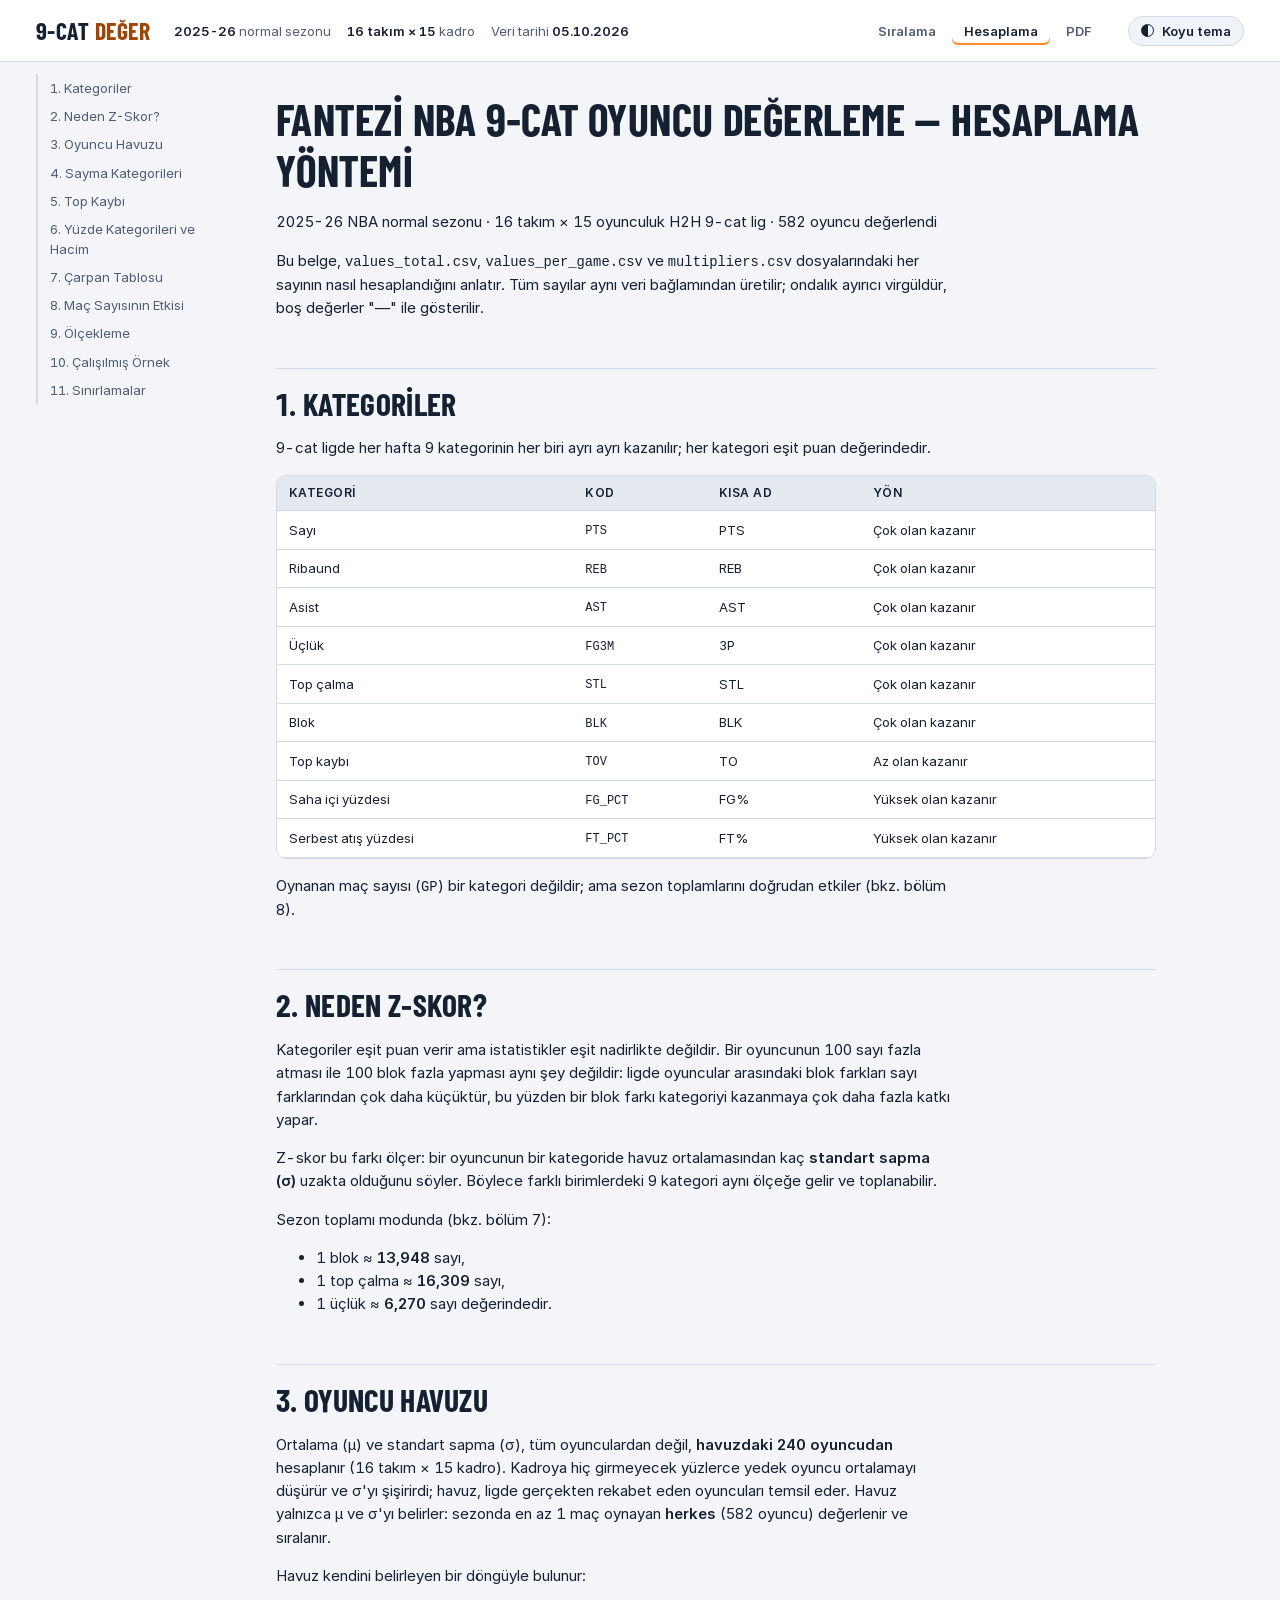
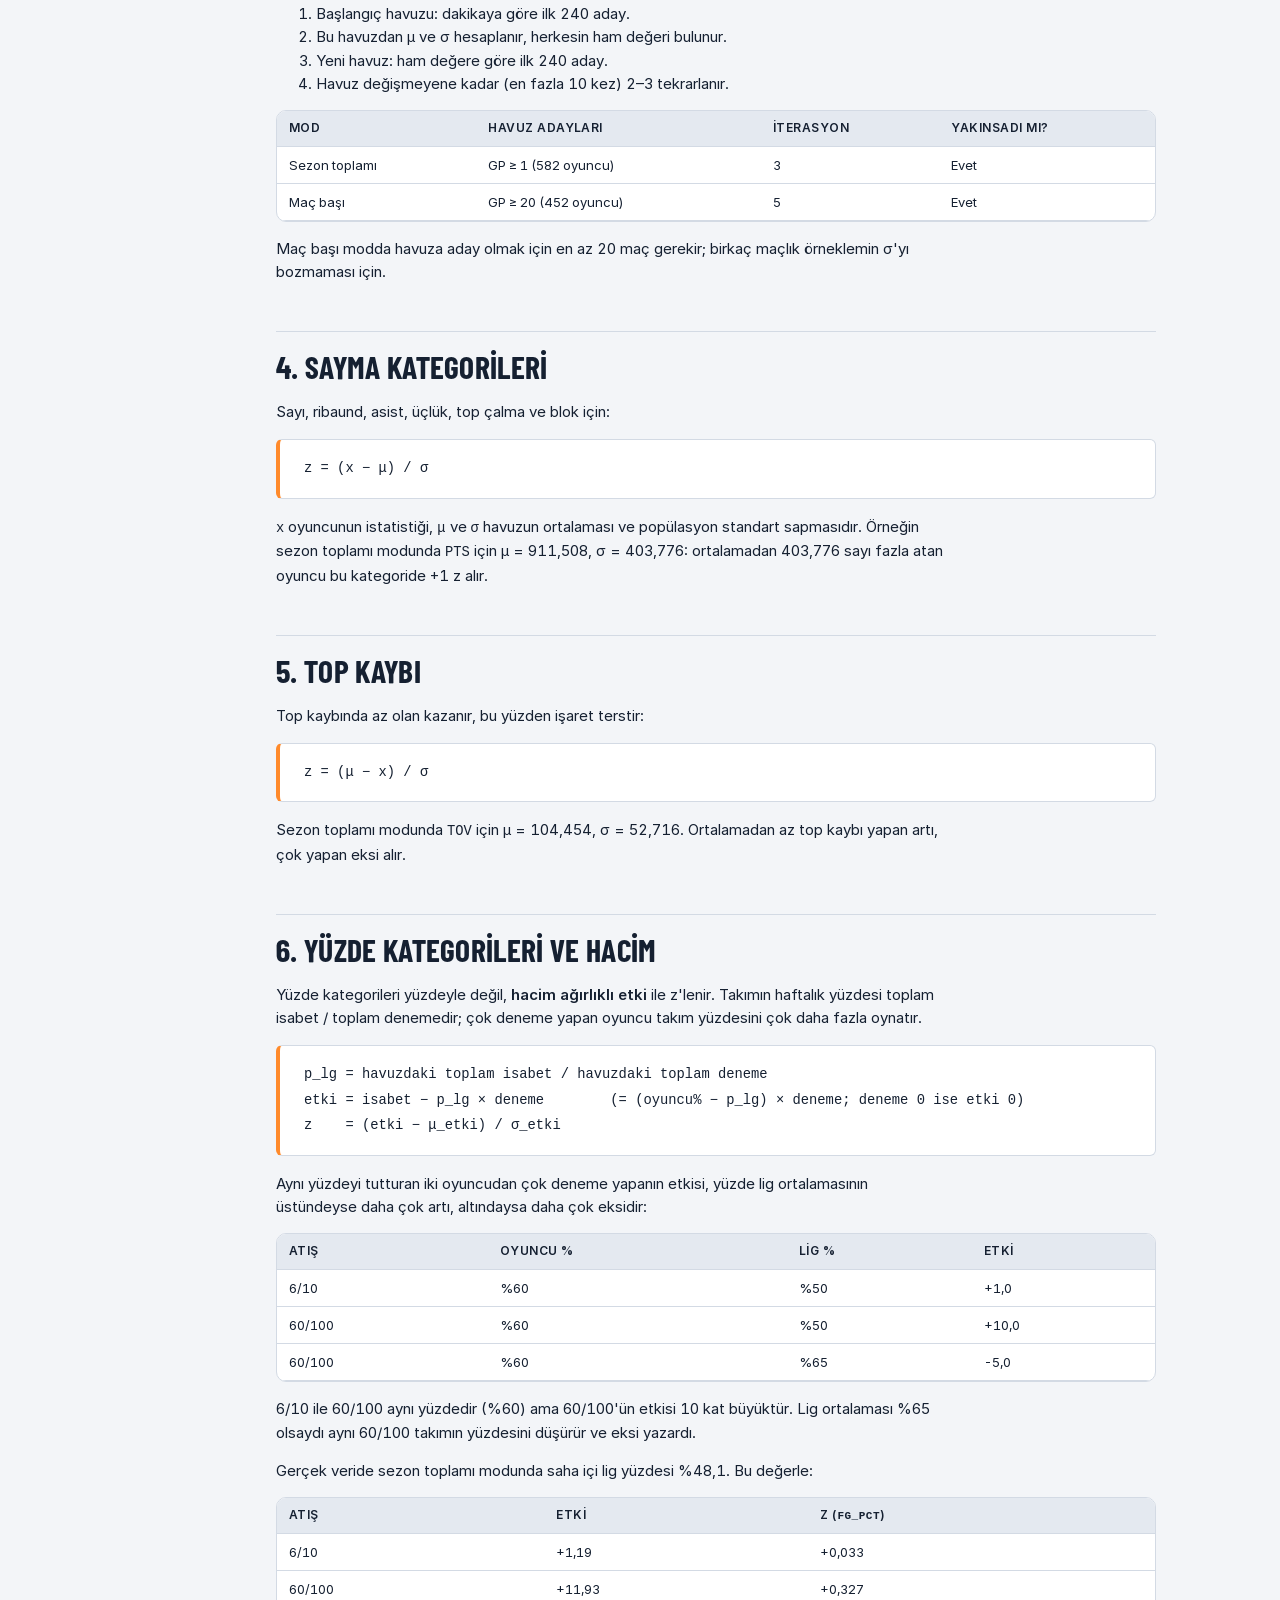
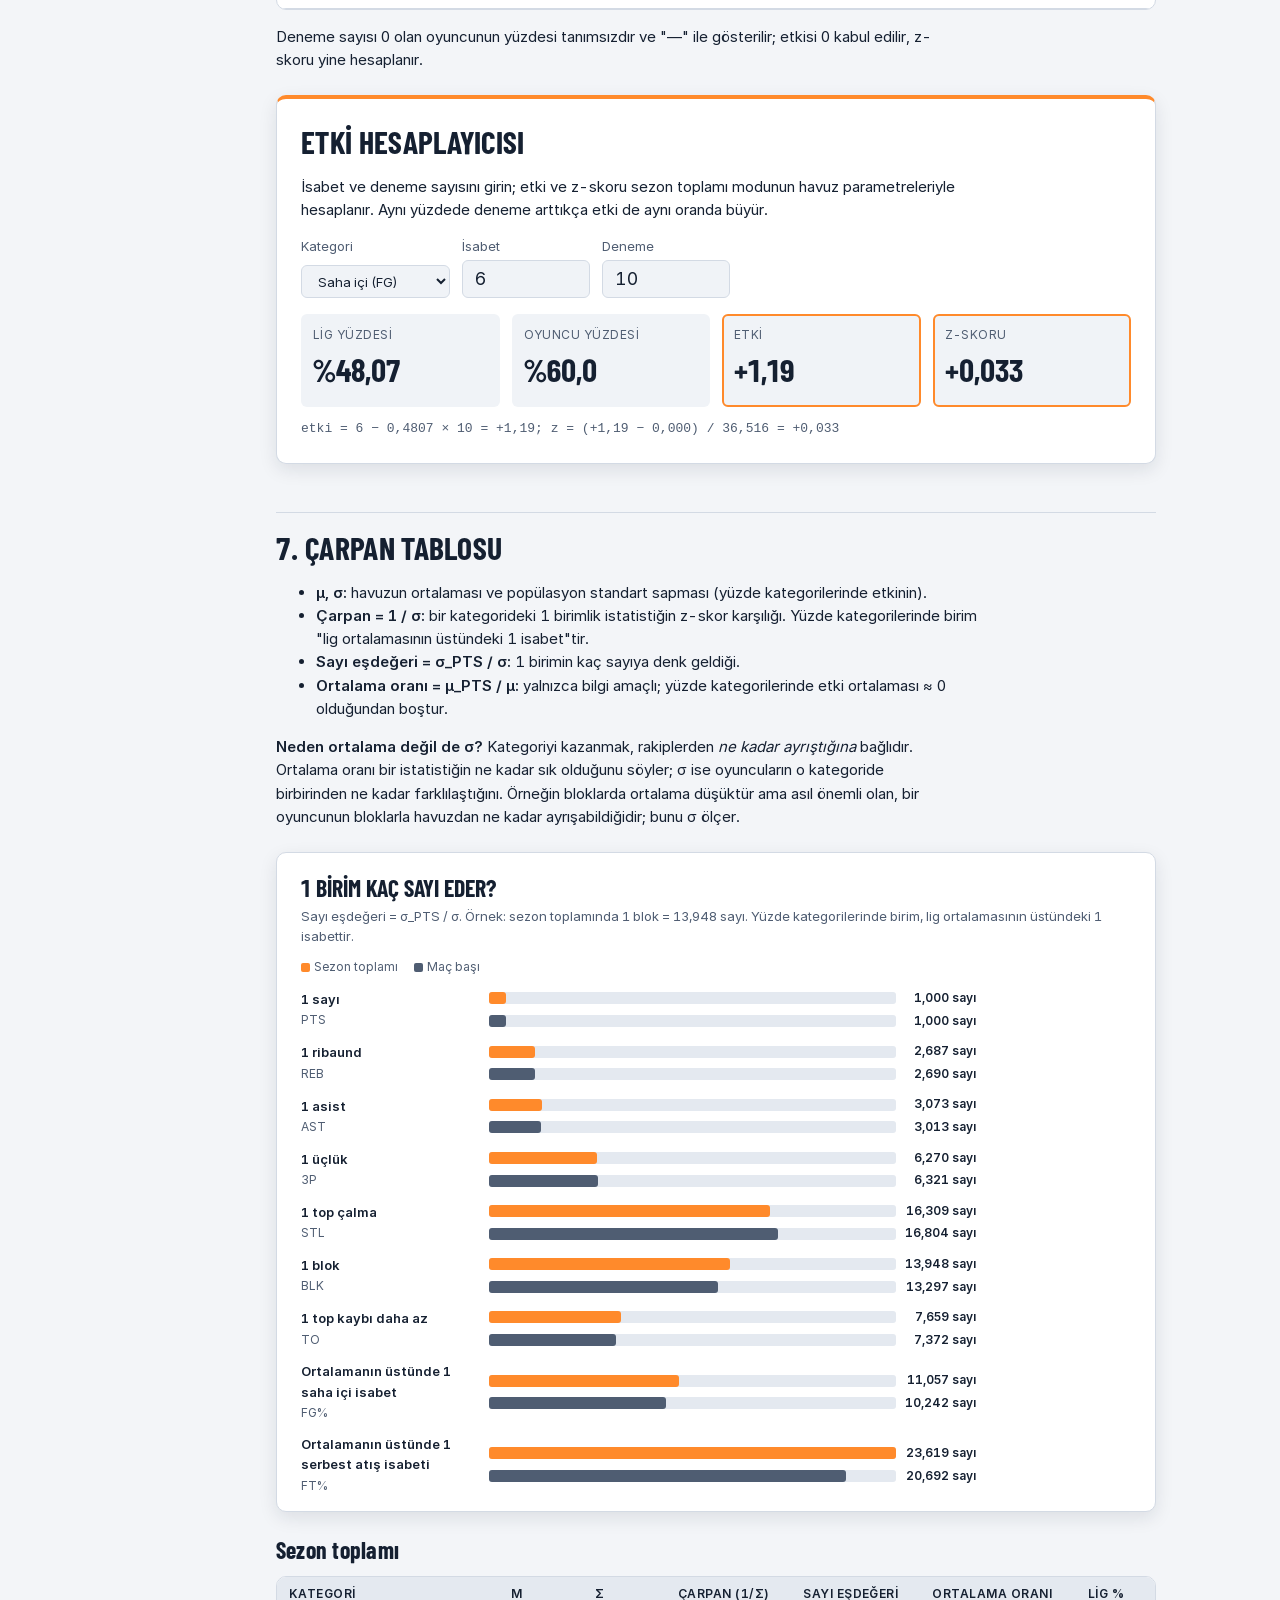
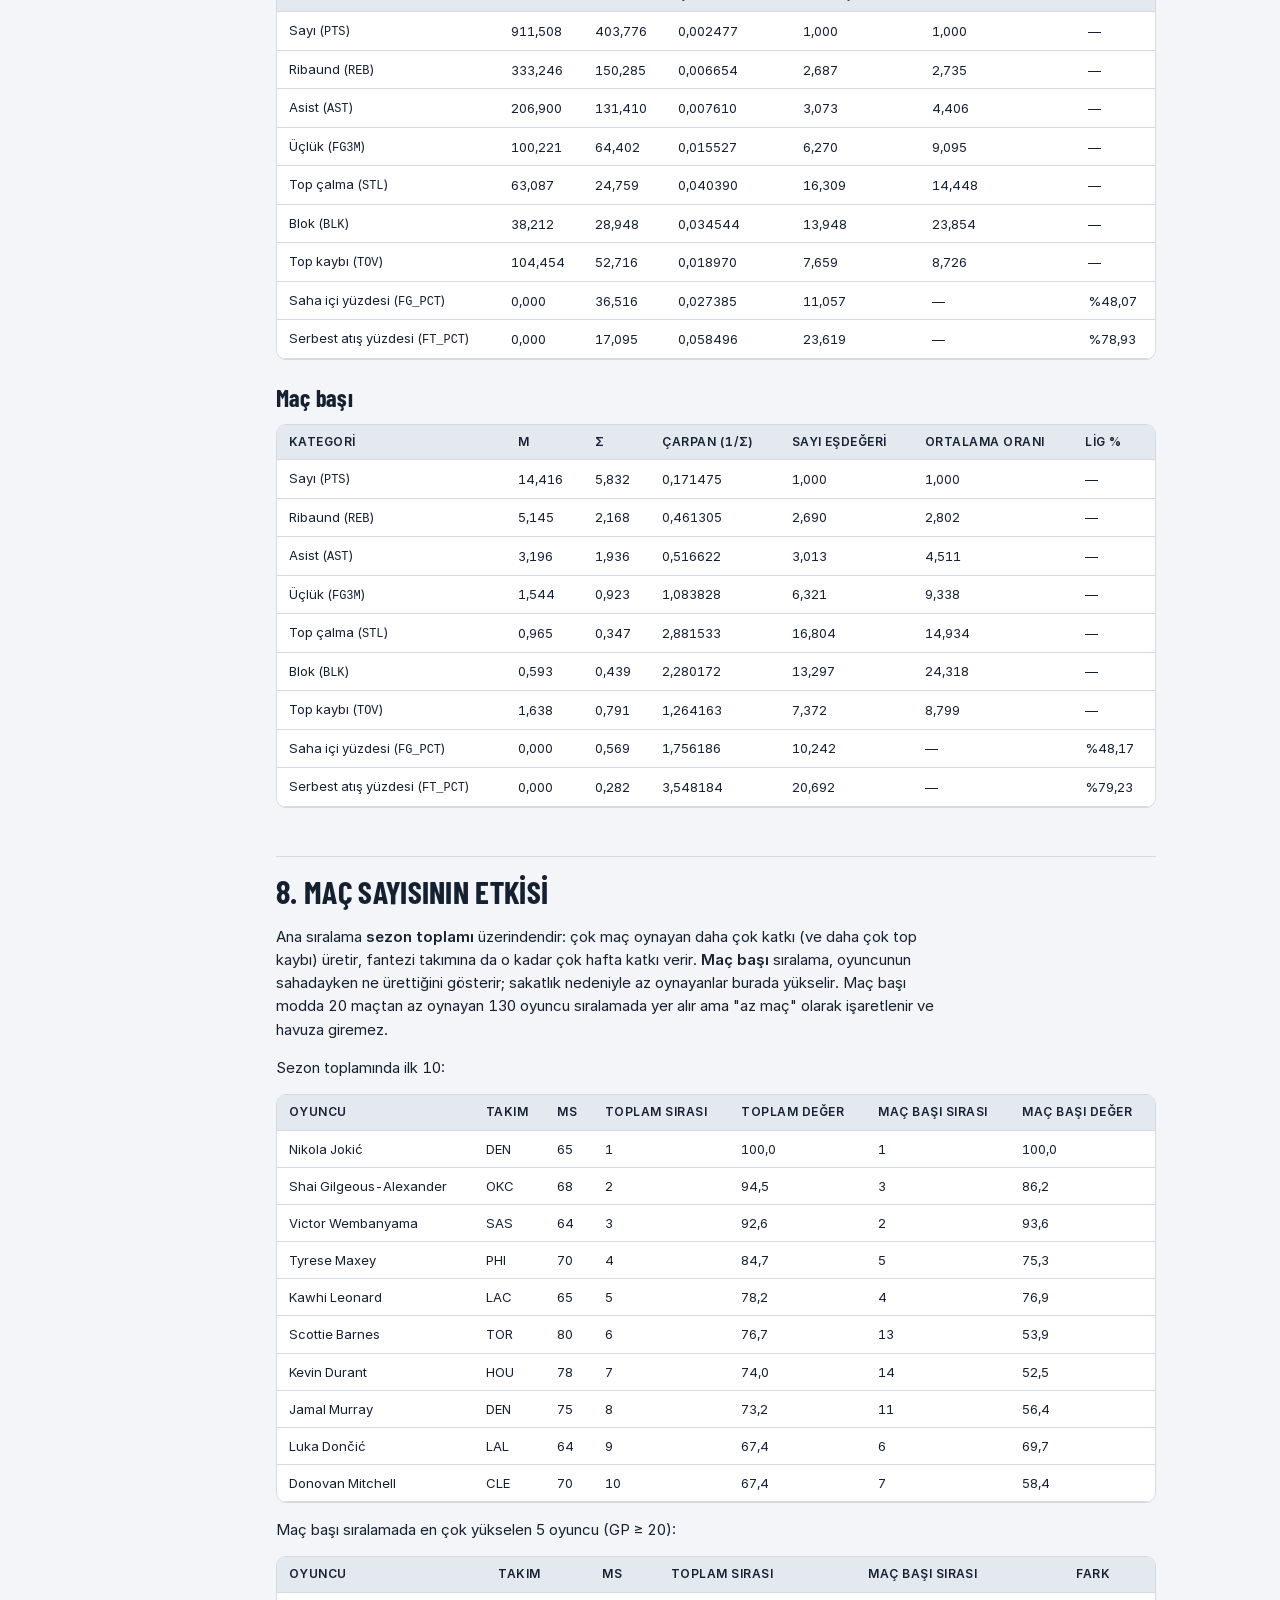
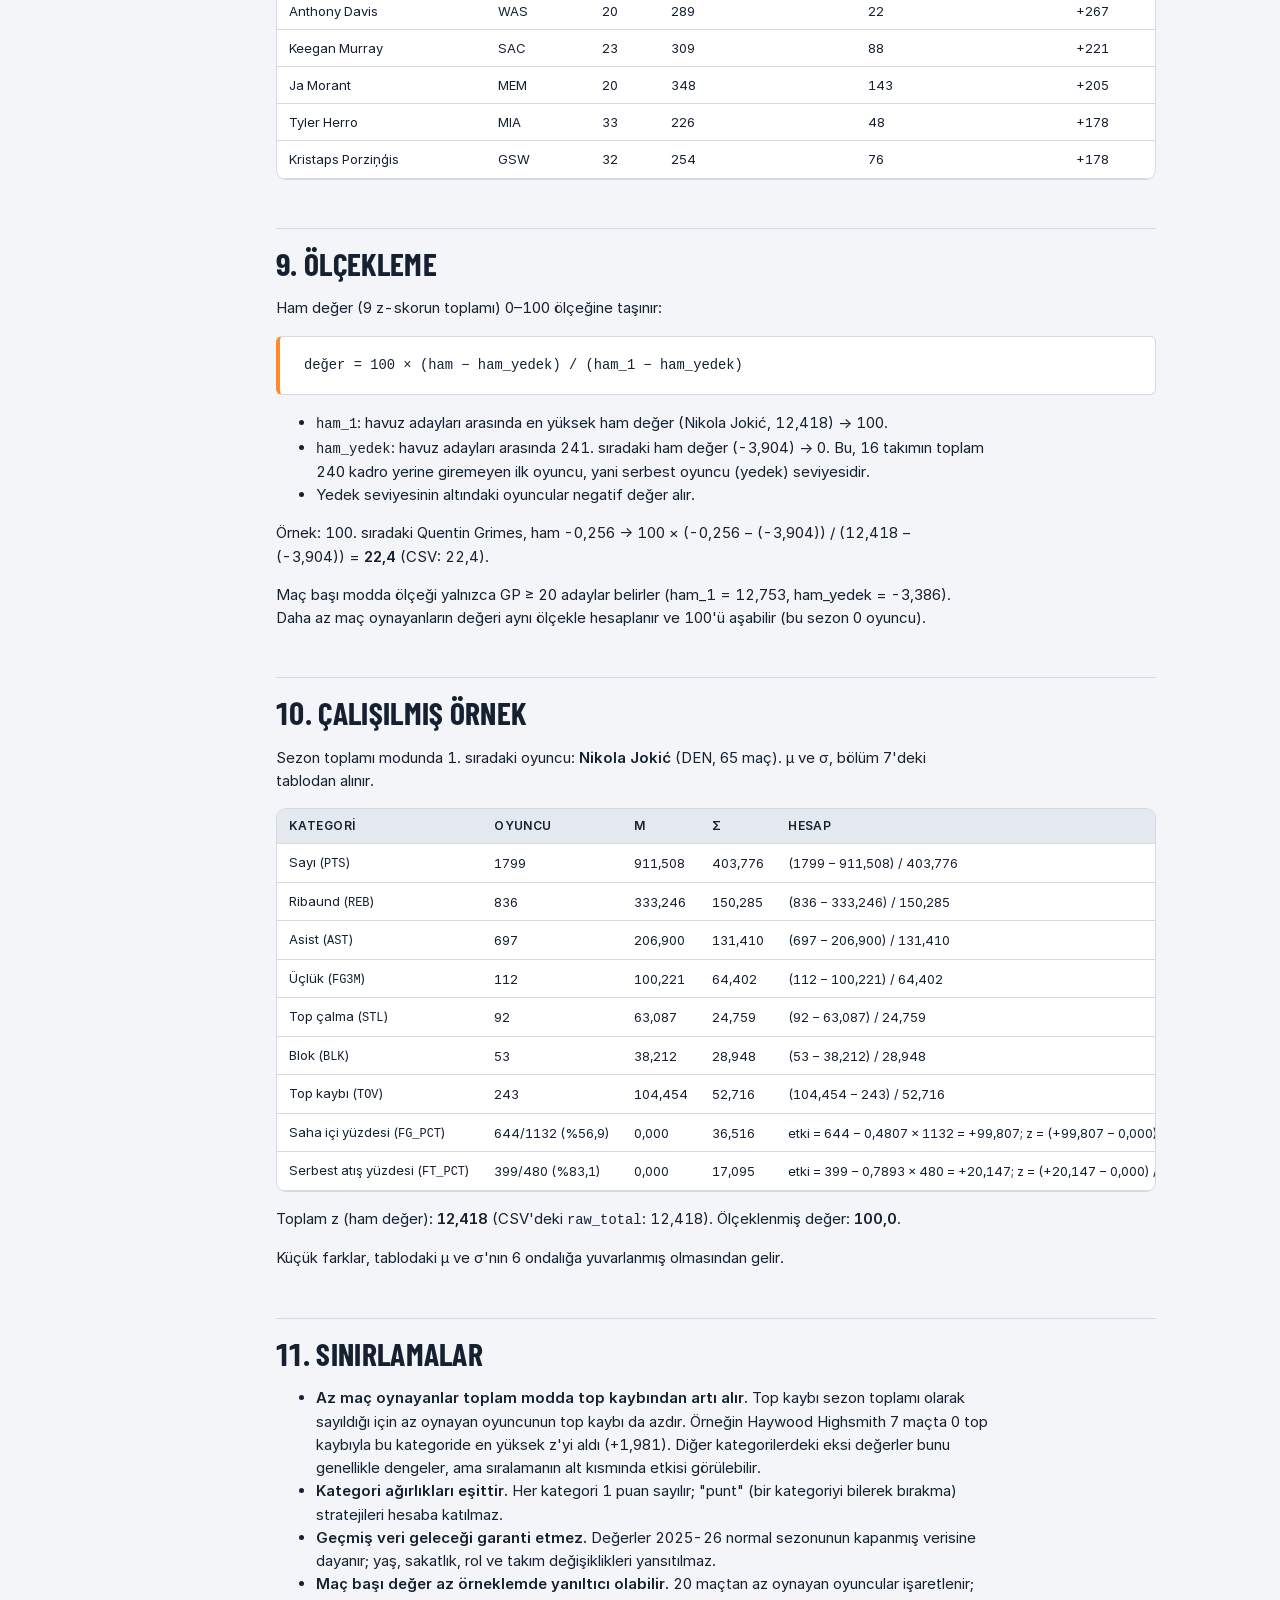
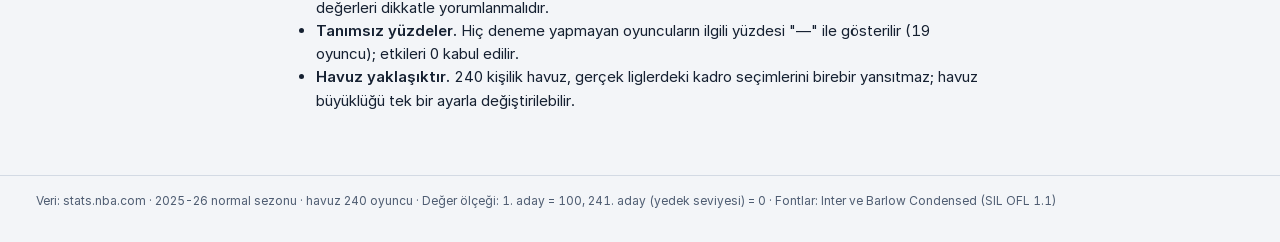
<file: output/site/hesaplama.html>
<!doctype html>
<html lang="tr">
<head>
<meta charset="utf-8">
<meta name="viewport" content="width=device-width, initial-scale=1">
<title>Hesaplama Yöntemi · Fantezi NBA 9-Cat 2025-26</title>
<script>
  /* Seçilen temayı ilk boyamadan önce uygula (titreme olmasın); depolama kapalıysa sistem teması. */
  (function () {
    try {
      var t = localStorage.getItem("fantasy9cat-tema");
      if (t === "light" || t === "dark") document.documentElement.setAttribute("data-theme", t);
    } catch (e) {}
  })();
</script>
<link rel="icon" href="assets/favicon.svg" type="image/svg+xml">
<link rel="stylesheet" href="assets/style.css">
</head>
<body>
<header class="topband">
  <div class="wrap topband-inner">
    <a class="brand" href="index.html"><span class="brand-name">9-Cat <span>Değer</span></span></a>
    <ul class="facts" aria-label="Veri ve lig bilgisi">
      <li><strong>2025-26</strong> normal sezonu</li>
      <li><strong>16 takım × 15</strong> kadro</li>
      <li>Veri tarihi <strong>05.10.2026</strong></li>
    </ul>
    <nav aria-label="Sayfalar">
      <a href="index.html">Sıralama</a>
      <a href="hesaplama.html" aria-current="page">Hesaplama</a>
      <a href="../Deger.pdf">PDF</a>
    </nav>
    <button type="button" class="theme-toggle" id="theme-toggle" aria-label="Temayı değiştir">
      <span class="icon" aria-hidden="true"></span><span class="theme-label">Tema</span>
    </button>
  </div>
</header>
<main class="wrap">
<div class="doc-layout">
<nav class="toc" aria-label="Bölümler">
  <ol>
    <li><a href="#bolum-1">1. Kategoriler</a></li>
    <li><a href="#bolum-2">2. Neden Z-Skor?</a></li>
    <li><a href="#bolum-3">3. Oyuncu Havuzu</a></li>
    <li><a href="#bolum-4">4. Sayma Kategorileri</a></li>
    <li><a href="#bolum-5">5. Top Kaybı</a></li>
    <li><a href="#bolum-6">6. Yüzde Kategorileri ve Hacim</a></li>
    <li><a href="#bolum-7">7. Çarpan Tablosu</a></li>
    <li><a href="#bolum-8">8. Maç Sayısının Etkisi</a></li>
    <li><a href="#bolum-9">9. Ölçekleme</a></li>
    <li><a href="#bolum-10">10. Çalışılmış Örnek</a></li>
    <li><a href="#bolum-11">11. Sınırlamalar</a></li>
  </ol>
</nav>
<article class="doc">
<h1>Fantezi NBA 9-Cat Oyuncu Değerleme — Hesaplama Yöntemi</h1>
<p>2025-26 NBA normal sezonu · 16 takım × 15 oyunculuk H2H 9-cat lig · 582 oyuncu değerlendi</p>
<p>Bu belge, <code>values_total.csv</code>, <code>values_per_game.csv</code> ve <code>multipliers.csv</code> dosyalarındaki her sayının nasıl hesaplandığını anlatır. Tüm sayılar aynı veri bağlamından üretilir; ondalık ayırıcı virgüldür, boş değerler "—" ile gösterilir.</p>
<h2 id="bolum-1">1. Kategoriler</h2>
<p>9-cat ligde her hafta 9 kategorinin her biri ayrı ayrı kazanılır; her kategori eşit puan değerindedir.</p>
<div class="table-wrap"><table><thead><tr><th>Kategori</th><th>Kod</th><th>Kısa ad</th><th>Yön</th></tr></thead><tbody><tr><td>Sayı</td><td><code>PTS</code></td><td>PTS</td><td>Çok olan kazanır</td></tr><tr><td>Ribaund</td><td><code>REB</code></td><td>REB</td><td>Çok olan kazanır</td></tr><tr><td>Asist</td><td><code>AST</code></td><td>AST</td><td>Çok olan kazanır</td></tr><tr><td>Üçlük</td><td><code>FG3M</code></td><td>3P</td><td>Çok olan kazanır</td></tr><tr><td>Top çalma</td><td><code>STL</code></td><td>STL</td><td>Çok olan kazanır</td></tr><tr><td>Blok</td><td><code>BLK</code></td><td>BLK</td><td>Çok olan kazanır</td></tr><tr><td>Top kaybı</td><td><code>TOV</code></td><td>TO</td><td>Az olan kazanır</td></tr><tr><td>Saha içi yüzdesi</td><td><code>FG_PCT</code></td><td>FG%</td><td>Yüksek olan kazanır</td></tr><tr><td>Serbest atış yüzdesi</td><td><code>FT_PCT</code></td><td>FT%</td><td>Yüksek olan kazanır</td></tr></tbody></table></div>
<p>Oynanan maç sayısı (<code>GP</code>) bir kategori değildir; ama sezon toplamlarını doğrudan etkiler (bkz. bölüm 8).</p>
<h2 id="bolum-2">2. Neden Z-Skor?</h2>
<p>Kategoriler eşit puan verir ama istatistikler eşit nadirlikte değildir. Bir oyuncunun 100 sayı fazla atması ile 100 blok fazla yapması aynı şey değildir: ligde oyuncular arasındaki blok farkları sayı farklarından çok daha küçüktür, bu yüzden bir blok farkı kategoriyi kazanmaya çok daha fazla katkı yapar.</p>
<p>Z-skor bu farkı ölçer: bir oyuncunun bir kategoride havuz ortalamasından kaç <strong>standart sapma (σ)</strong> uzakta olduğunu söyler. Böylece farklı birimlerdeki 9 kategori aynı ölçeğe gelir ve toplanabilir.</p>
<p>Sezon toplamı modunda (bkz. bölüm 7):</p>
<ul><li>1 blok ≈ <strong>13,948</strong> sayı,</li><li>1 top çalma ≈ <strong>16,309</strong> sayı,</li><li>1 üçlük ≈ <strong>6,270</strong> sayı değerindedir.</li></ul>
<h2 id="bolum-3">3. Oyuncu Havuzu</h2>
<p>Ortalama (μ) ve standart sapma (σ), tüm oyunculardan değil, <strong>havuzdaki 240 oyuncudan</strong> hesaplanır (16 takım × 15 kadro). Kadroya hiç girmeyecek yüzlerce yedek oyuncu ortalamayı düşürür ve σ'yı şişirirdi; havuz, ligde gerçekten rekabet eden oyuncuları temsil eder. Havuz yalnızca μ ve σ'yı belirler: sezonda en az 1 maç oynayan <strong>herkes</strong> (582 oyuncu) değerlenir ve sıralanır.</p>
<p>Havuz kendini belirleyen bir döngüyle bulunur:</p>
<ol><li>Başlangıç havuzu: dakikaya göre ilk 240 aday.</li><li>Bu havuzdan μ ve σ hesaplanır, herkesin ham değeri bulunur.</li><li>Yeni havuz: ham değere göre ilk 240 aday.</li><li>Havuz değişmeyene kadar (en fazla 10 kez) 2–3 tekrarlanır.</li></ol>
<div class="table-wrap"><table><thead><tr><th>Mod</th><th>Havuz adayları</th><th>İterasyon</th><th>Yakınsadı mı?</th></tr></thead><tbody><tr><td>Sezon toplamı</td><td>GP ≥ 1 (582 oyuncu)</td><td>3</td><td>Evet</td></tr><tr><td>Maç başı</td><td>GP ≥ 20 (452 oyuncu)</td><td>5</td><td>Evet</td></tr></tbody></table></div>
<p>Maç başı modda havuza aday olmak için en az 20 maç gerekir; birkaç maçlık örneklemin σ'yı bozmaması için.</p>
<h2 id="bolum-4">4. Sayma Kategorileri</h2>
<p>Sayı, ribaund, asist, üçlük, top çalma ve blok için:</p>
<pre><code>z = (x − μ) / σ</code></pre>
<p><code>x</code> oyuncunun istatistiği, <code>μ</code> ve <code>σ</code> havuzun ortalaması ve popülasyon standart sapmasıdır. Örneğin sezon toplamı modunda <code>PTS</code> için μ = 911,508, σ = 403,776: ortalamadan 403,776 sayı fazla atan oyuncu bu kategoride +1 z alır.</p>
<h2 id="bolum-5">5. Top Kaybı</h2>
<p>Top kaybında az olan kazanır, bu yüzden işaret terstir:</p>
<pre><code>z = (μ − x) / σ</code></pre>
<p>Sezon toplamı modunda <code>TOV</code> için μ = 104,454, σ = 52,716. Ortalamadan az top kaybı yapan artı, çok yapan eksi alır.</p>
<h2 id="bolum-6">6. Yüzde Kategorileri ve Hacim</h2>
<p>Yüzde kategorileri yüzdeyle değil, <strong>hacim ağırlıklı etki</strong> ile z'lenir. Takımın haftalık yüzdesi toplam isabet / toplam denemedir; çok deneme yapan oyuncu takım yüzdesini çok daha fazla oynatır.</p>
<pre><code>p_lg = havuzdaki toplam isabet / havuzdaki toplam deneme
etki = isabet − p_lg × deneme        (= (oyuncu% − p_lg) × deneme; deneme 0 ise etki 0)
z    = (etki − μ_etki) / σ_etki</code></pre>
<p>Aynı yüzdeyi tutturan iki oyuncudan çok deneme yapanın etkisi, yüzde lig ortalamasının üstündeyse daha çok artı, altındaysa daha çok eksidir:</p>
<div class="table-wrap"><table><thead><tr><th>Atış</th><th>Oyuncu %</th><th>Lig %</th><th>Etki</th></tr></thead><tbody><tr><td>6/10</td><td>%60</td><td>%50</td><td>+1,0</td></tr><tr><td>60/100</td><td>%60</td><td>%50</td><td>+10,0</td></tr><tr><td>60/100</td><td>%60</td><td>%65</td><td>-5,0</td></tr></tbody></table></div>
<p>6/10 ile 60/100 aynı yüzdedir (%60) ama 60/100'ün etkisi 10 kat büyüktür. Lig ortalaması %65 olsaydı aynı 60/100 takımın yüzdesini düşürür ve eksi yazardı.</p>
<p>Gerçek veride sezon toplamı modunda saha içi lig yüzdesi %48,1. Bu değerle:</p>
<div class="table-wrap"><table><thead><tr><th>Atış</th><th>Etki</th><th>z (<code>FG_PCT</code>)</th></tr></thead><tbody><tr><td>6/10</td><td>+1,19</td><td>+0,033</td></tr><tr><td>60/100</td><td>+11,93</td><td>+0,327</td></tr></tbody></table></div>
<p>Deneme sayısı 0 olan oyuncunun yüzdesi tanımsızdır ve "—" ile gösterilir; etkisi 0 kabul edilir, z-skoru yine hesaplanır.</p>

<section class="calculator card" aria-labelledby="calc-title">
  <h3 id="calc-title">Etki hesaplayıcısı</h3>
  <p>İsabet ve deneme sayısını girin; etki ve z-skoru sezon toplamı modunun havuz parametreleriyle hesaplanır. Aynı yüzdede deneme arttıkça etki de aynı oranda büyür.</p>
  <div class="calc-grid">
    <label class="field">Kategori
      <select id="calc-category">
        <option value="FG_PCT">Saha içi (FG)</option>
        <option value="FT_PCT">Serbest atış (FT)</option>
      </select>
    </label>
    <label class="field">İsabet
      <input type="number" id="calc-made" min="0" step="1" value="6" inputmode="numeric">
    </label>
    <label class="field">Deneme
      <input type="number" id="calc-attempts" min="0" step="1" value="10" inputmode="numeric">
    </label>
  </div>
  <dl class="calc-out">
    <div><dt>Lig yüzdesi</dt><dd id="calc-league">—</dd></div>
    <div><dt>Oyuncu yüzdesi</dt><dd id="calc-pct">—</dd></div>
    <div class="calc-key"><dt>Etki</dt><dd id="calc-impact">—</dd></div>
    <div class="calc-key"><dt>z-skoru</dt><dd id="calc-z">—</dd></div>
  </dl>
  <p class="calc-formula" id="calc-formula"></p>
  <p class="calc-error" id="calc-error" hidden></p>
  <script type="application/json" id="calc-params">{"FG_PCT":{"label":"Saha içi yüzdesi","league_pct":0.480736,"mu":0.0,"sigma":36.516101},"FT_PCT":{"label":"Serbest atış yüzdesi","league_pct":0.789277,"mu":0.0,"sigma":17.095233}}</script>
</section>

<h2 id="bolum-7">7. Çarpan Tablosu</h2>
<ul><li><strong>μ, σ:</strong> havuzun ortalaması ve popülasyon standart sapması (yüzde kategorilerinde etkinin).</li><li><strong>Çarpan = 1 / σ:</strong> bir kategorideki 1 birimlik istatistiğin z-skor karşılığı. Yüzde kategorilerinde birim "lig ortalamasının üstündeki 1 isabet"tir.</li><li><strong>Sayı eşdeğeri = σ_PTS / σ:</strong> 1 birimin kaç sayıya denk geldiği.</li><li><strong>Ortalama oranı = μ_PTS / μ:</strong> yalnızca bilgi amaçlı; yüzde kategorilerinde etki ortalaması ≈ 0 olduğundan boştur.</li></ul>
<p><strong>Neden ortalama değil de σ?</strong> Kategoriyi kazanmak, rakiplerden <em>ne kadar ayrıştığına</em> bağlıdır. Ortalama oranı bir istatistiğin ne kadar sık olduğunu söyler; σ ise oyuncuların o kategoride birbirinden ne kadar farklılaştığını. Örneğin bloklarda ortalama düşüktür ama asıl önemli olan, bir oyuncunun bloklarla havuzdan ne kadar ayrışabildiğidir; bunu σ ölçer.</p>

<figure class="pe-chart card" aria-labelledby="pe-title">
  <figcaption id="pe-title">1 birim kaç sayı eder?
    <small>Sayı eşdeğeri = σ_PTS / σ. Örnek: sezon toplamında 1 blok = 13,948 sayı. Yüzde kategorilerinde birim, lig ortalamasının üstündeki 1 isabettir.</small>
  </figcaption>
  <ul class="pe-legend">
    <li class="total">Sezon toplamı</li>
    <li class="per-game">Maç başı</li>
  </ul>
  <ol class="pe-rows">
    <li class="pe-row" data-category="PTS" data-total="1,000" data-per-game="1,000">
      <div class="pe-name"><strong>1 sayı</strong><span>PTS</span></div>
      <div class="pe-bars">
        <div class="pe-line"><div class="pe-track"><div class="pe-bar total" style="width:4.2%"></div></div><span class="pe-num">1,000 sayı</span></div>
        <div class="pe-line"><div class="pe-track"><div class="pe-bar per-game" style="width:4.2%"></div></div><span class="pe-num">1,000 sayı</span></div>
      </div>
    </li>
    <li class="pe-row" data-category="REB" data-total="2,687" data-per-game="2,690">
      <div class="pe-name"><strong>1 ribaund</strong><span>REB</span></div>
      <div class="pe-bars">
        <div class="pe-line"><div class="pe-track"><div class="pe-bar total" style="width:11.4%"></div></div><span class="pe-num">2,687 sayı</span></div>
        <div class="pe-line"><div class="pe-track"><div class="pe-bar per-game" style="width:11.4%"></div></div><span class="pe-num">2,690 sayı</span></div>
      </div>
    </li>
    <li class="pe-row" data-category="AST" data-total="3,073" data-per-game="3,013">
      <div class="pe-name"><strong>1 asist</strong><span>AST</span></div>
      <div class="pe-bars">
        <div class="pe-line"><div class="pe-track"><div class="pe-bar total" style="width:13.0%"></div></div><span class="pe-num">3,073 sayı</span></div>
        <div class="pe-line"><div class="pe-track"><div class="pe-bar per-game" style="width:12.8%"></div></div><span class="pe-num">3,013 sayı</span></div>
      </div>
    </li>
    <li class="pe-row" data-category="FG3M" data-total="6,270" data-per-game="6,321">
      <div class="pe-name"><strong>1 üçlük</strong><span>3P</span></div>
      <div class="pe-bars">
        <div class="pe-line"><div class="pe-track"><div class="pe-bar total" style="width:26.5%"></div></div><span class="pe-num">6,270 sayı</span></div>
        <div class="pe-line"><div class="pe-track"><div class="pe-bar per-game" style="width:26.8%"></div></div><span class="pe-num">6,321 sayı</span></div>
      </div>
    </li>
    <li class="pe-row" data-category="STL" data-total="16,309" data-per-game="16,804">
      <div class="pe-name"><strong>1 top çalma</strong><span>STL</span></div>
      <div class="pe-bars">
        <div class="pe-line"><div class="pe-track"><div class="pe-bar total" style="width:69.0%"></div></div><span class="pe-num">16,309 sayı</span></div>
        <div class="pe-line"><div class="pe-track"><div class="pe-bar per-game" style="width:71.1%"></div></div><span class="pe-num">16,804 sayı</span></div>
      </div>
    </li>
    <li class="pe-row" data-category="BLK" data-total="13,948" data-per-game="13,297">
      <div class="pe-name"><strong>1 blok</strong><span>BLK</span></div>
      <div class="pe-bars">
        <div class="pe-line"><div class="pe-track"><div class="pe-bar total" style="width:59.1%"></div></div><span class="pe-num">13,948 sayı</span></div>
        <div class="pe-line"><div class="pe-track"><div class="pe-bar per-game" style="width:56.3%"></div></div><span class="pe-num">13,297 sayı</span></div>
      </div>
    </li>
    <li class="pe-row" data-category="TOV" data-total="7,659" data-per-game="7,372">
      <div class="pe-name"><strong>1 top kaybı daha az</strong><span>TO</span></div>
      <div class="pe-bars">
        <div class="pe-line"><div class="pe-track"><div class="pe-bar total" style="width:32.4%"></div></div><span class="pe-num">7,659 sayı</span></div>
        <div class="pe-line"><div class="pe-track"><div class="pe-bar per-game" style="width:31.2%"></div></div><span class="pe-num">7,372 sayı</span></div>
      </div>
    </li>
    <li class="pe-row" data-category="FG_PCT" data-total="11,057" data-per-game="10,242">
      <div class="pe-name"><strong>Ortalamanın üstünde 1 saha içi isabet</strong><span>FG%</span></div>
      <div class="pe-bars">
        <div class="pe-line"><div class="pe-track"><div class="pe-bar total" style="width:46.8%"></div></div><span class="pe-num">11,057 sayı</span></div>
        <div class="pe-line"><div class="pe-track"><div class="pe-bar per-game" style="width:43.4%"></div></div><span class="pe-num">10,242 sayı</span></div>
      </div>
    </li>
    <li class="pe-row" data-category="FT_PCT" data-total="23,619" data-per-game="20,692">
      <div class="pe-name"><strong>Ortalamanın üstünde 1 serbest atış isabeti</strong><span>FT%</span></div>
      <div class="pe-bars">
        <div class="pe-line"><div class="pe-track"><div class="pe-bar total" style="width:100.0%"></div></div><span class="pe-num">23,619 sayı</span></div>
        <div class="pe-line"><div class="pe-track"><div class="pe-bar per-game" style="width:87.6%"></div></div><span class="pe-num">20,692 sayı</span></div>
      </div>
    </li>
  </ol>
</figure>

<h3>Sezon toplamı</h3>
<!-- mode:total -->
<div class="table-wrap"><table><thead><tr><th>Kategori</th><th>μ</th><th>σ</th><th>Çarpan (1/σ)</th><th>Sayı eşdeğeri</th><th>Ortalama oranı</th><th>Lig %</th></tr></thead><tbody><tr><td>Sayı (<code>PTS</code>)</td><td>911,508</td><td>403,776</td><td>0,002477</td><td>1,000</td><td>1,000</td><td>—</td></tr><tr><td>Ribaund (<code>REB</code>)</td><td>333,246</td><td>150,285</td><td>0,006654</td><td>2,687</td><td>2,735</td><td>—</td></tr><tr><td>Asist (<code>AST</code>)</td><td>206,900</td><td>131,410</td><td>0,007610</td><td>3,073</td><td>4,406</td><td>—</td></tr><tr><td>Üçlük (<code>FG3M</code>)</td><td>100,221</td><td>64,402</td><td>0,015527</td><td>6,270</td><td>9,095</td><td>—</td></tr><tr><td>Top çalma (<code>STL</code>)</td><td>63,087</td><td>24,759</td><td>0,040390</td><td>16,309</td><td>14,448</td><td>—</td></tr><tr><td>Blok (<code>BLK</code>)</td><td>38,212</td><td>28,948</td><td>0,034544</td><td>13,948</td><td>23,854</td><td>—</td></tr><tr><td>Top kaybı (<code>TOV</code>)</td><td>104,454</td><td>52,716</td><td>0,018970</td><td>7,659</td><td>8,726</td><td>—</td></tr><tr><td>Saha içi yüzdesi (<code>FG_PCT</code>)</td><td>0,000</td><td>36,516</td><td>0,027385</td><td>11,057</td><td>—</td><td>%48,07</td></tr><tr><td>Serbest atış yüzdesi (<code>FT_PCT</code>)</td><td>0,000</td><td>17,095</td><td>0,058496</td><td>23,619</td><td>—</td><td>%78,93</td></tr></tbody></table></div>
<!-- /mode -->
<h3>Maç başı</h3>
<!-- mode:per_game -->
<div class="table-wrap"><table><thead><tr><th>Kategori</th><th>μ</th><th>σ</th><th>Çarpan (1/σ)</th><th>Sayı eşdeğeri</th><th>Ortalama oranı</th><th>Lig %</th></tr></thead><tbody><tr><td>Sayı (<code>PTS</code>)</td><td>14,416</td><td>5,832</td><td>0,171475</td><td>1,000</td><td>1,000</td><td>—</td></tr><tr><td>Ribaund (<code>REB</code>)</td><td>5,145</td><td>2,168</td><td>0,461305</td><td>2,690</td><td>2,802</td><td>—</td></tr><tr><td>Asist (<code>AST</code>)</td><td>3,196</td><td>1,936</td><td>0,516622</td><td>3,013</td><td>4,511</td><td>—</td></tr><tr><td>Üçlük (<code>FG3M</code>)</td><td>1,544</td><td>0,923</td><td>1,083828</td><td>6,321</td><td>9,338</td><td>—</td></tr><tr><td>Top çalma (<code>STL</code>)</td><td>0,965</td><td>0,347</td><td>2,881533</td><td>16,804</td><td>14,934</td><td>—</td></tr><tr><td>Blok (<code>BLK</code>)</td><td>0,593</td><td>0,439</td><td>2,280172</td><td>13,297</td><td>24,318</td><td>—</td></tr><tr><td>Top kaybı (<code>TOV</code>)</td><td>1,638</td><td>0,791</td><td>1,264163</td><td>7,372</td><td>8,799</td><td>—</td></tr><tr><td>Saha içi yüzdesi (<code>FG_PCT</code>)</td><td>0,000</td><td>0,569</td><td>1,756186</td><td>10,242</td><td>—</td><td>%48,17</td></tr><tr><td>Serbest atış yüzdesi (<code>FT_PCT</code>)</td><td>0,000</td><td>0,282</td><td>3,548184</td><td>20,692</td><td>—</td><td>%79,23</td></tr></tbody></table></div>
<!-- /mode -->
<h2 id="bolum-8">8. Maç Sayısının Etkisi</h2>
<p>Ana sıralama <strong>sezon toplamı</strong> üzerindendir: çok maç oynayan daha çok katkı (ve daha çok top kaybı) üretir, fantezi takımına da o kadar çok hafta katkı verir. <strong>Maç başı</strong> sıralama, oyuncunun sahadayken ne ürettiğini gösterir; sakatlık nedeniyle az oynayanlar burada yükselir. Maç başı modda 20 maçtan az oynayan 130 oyuncu sıralamada yer alır ama "az maç" olarak işaretlenir ve havuza giremez.</p>
<p>Sezon toplamında ilk 10:</p>
<div class="table-wrap"><table><thead><tr><th>Oyuncu</th><th>Takım</th><th>MS</th><th>Toplam sırası</th><th>Toplam değer</th><th>Maç başı sırası</th><th>Maç başı değer</th></tr></thead><tbody><tr><td>Nikola Jokić</td><td>DEN</td><td>65</td><td>1</td><td>100,0</td><td>1</td><td>100,0</td></tr><tr><td>Shai Gilgeous-Alexander</td><td>OKC</td><td>68</td><td>2</td><td>94,5</td><td>3</td><td>86,2</td></tr><tr><td>Victor Wembanyama</td><td>SAS</td><td>64</td><td>3</td><td>92,6</td><td>2</td><td>93,6</td></tr><tr><td>Tyrese Maxey</td><td>PHI</td><td>70</td><td>4</td><td>84,7</td><td>5</td><td>75,3</td></tr><tr><td>Kawhi Leonard</td><td>LAC</td><td>65</td><td>5</td><td>78,2</td><td>4</td><td>76,9</td></tr><tr><td>Scottie Barnes</td><td>TOR</td><td>80</td><td>6</td><td>76,7</td><td>13</td><td>53,9</td></tr><tr><td>Kevin Durant</td><td>HOU</td><td>78</td><td>7</td><td>74,0</td><td>14</td><td>52,5</td></tr><tr><td>Jamal Murray</td><td>DEN</td><td>75</td><td>8</td><td>73,2</td><td>11</td><td>56,4</td></tr><tr><td>Luka Dončić</td><td>LAL</td><td>64</td><td>9</td><td>67,4</td><td>6</td><td>69,7</td></tr><tr><td>Donovan Mitchell</td><td>CLE</td><td>70</td><td>10</td><td>67,4</td><td>7</td><td>58,4</td></tr></tbody></table></div>
<p>Maç başı sıralamada en çok yükselen 5 oyuncu (GP ≥ 20):</p>
<div class="table-wrap"><table><thead><tr><th>Oyuncu</th><th>Takım</th><th>MS</th><th>Toplam sırası</th><th>Maç başı sırası</th><th>Fark</th></tr></thead><tbody><tr><td>Anthony Davis</td><td>WAS</td><td>20</td><td>289</td><td>22</td><td>+267</td></tr><tr><td>Keegan Murray</td><td>SAC</td><td>23</td><td>309</td><td>88</td><td>+221</td></tr><tr><td>Ja Morant</td><td>MEM</td><td>20</td><td>348</td><td>143</td><td>+205</td></tr><tr><td>Tyler Herro</td><td>MIA</td><td>33</td><td>226</td><td>48</td><td>+178</td></tr><tr><td>Kristaps Porziņģis</td><td>GSW</td><td>32</td><td>254</td><td>76</td><td>+178</td></tr></tbody></table></div>
<h2 id="bolum-9">9. Ölçekleme</h2>
<p>Ham değer (9 z-skorun toplamı) 0–100 ölçeğine taşınır:</p>
<pre><code>değer = 100 × (ham − ham_yedek) / (ham_1 − ham_yedek)</code></pre>
<ul><li><code>ham_1</code>: havuz adayları arasında en yüksek ham değer (Nikola Jokić, 12,418) → 100.</li><li><code>ham_yedek</code>: havuz adayları arasında 241. sıradaki ham değer (-3,904) → 0. Bu, 16 takımın toplam 240 kadro yerine giremeyen ilk oyuncu, yani serbest oyuncu (yedek) seviyesidir.</li><li>Yedek seviyesinin altındaki oyuncular negatif değer alır.</li></ul>
<p>Örnek: 100. sıradaki Quentin Grimes, ham -0,256 → 100 × (-0,256 − (-3,904)) / (12,418 − (-3,904)) = <strong>22,4</strong> (CSV: 22,4).</p>
<p>Maç başı modda ölçeği yalnızca GP ≥ 20 adaylar belirler (ham_1 = 12,753, ham_yedek = -3,386). Daha az maç oynayanların değeri aynı ölçekle hesaplanır ve 100'ü aşabilir (bu sezon 0 oyuncu).</p>
<h2 id="bolum-10">10. Çalışılmış Örnek</h2>
<p>Sezon toplamı modunda 1. sıradaki oyuncu: <strong>Nikola Jokić</strong> (DEN, 65 maç). μ ve σ, bölüm 7'deki tablodan alınır.</p>
<div class="table-wrap"><table><thead><tr><th>Kategori</th><th>Oyuncu</th><th>μ</th><th>σ</th><th>Hesap</th><th>z</th></tr></thead><tbody><tr><td>Sayı (<code>PTS</code>)</td><td>1799</td><td>911,508</td><td>403,776</td><td>(1799 − 911,508) / 403,776</td><td>+2,198</td></tr><tr><td>Ribaund (<code>REB</code>)</td><td>836</td><td>333,246</td><td>150,285</td><td>(836 − 333,246) / 150,285</td><td>+3,345</td></tr><tr><td>Asist (<code>AST</code>)</td><td>697</td><td>206,900</td><td>131,410</td><td>(697 − 206,900) / 131,410</td><td>+3,730</td></tr><tr><td>Üçlük (<code>FG3M</code>)</td><td>112</td><td>100,221</td><td>64,402</td><td>(112 − 100,221) / 64,402</td><td>+0,183</td></tr><tr><td>Top çalma (<code>STL</code>)</td><td>92</td><td>63,087</td><td>24,759</td><td>(92 − 63,087) / 24,759</td><td>+1,168</td></tr><tr><td>Blok (<code>BLK</code>)</td><td>53</td><td>38,212</td><td>28,948</td><td>(53 − 38,212) / 28,948</td><td>+0,511</td></tr><tr><td>Top kaybı (<code>TOV</code>)</td><td>243</td><td>104,454</td><td>52,716</td><td>(104,454 − 243) / 52,716</td><td>-2,628</td></tr><tr><td>Saha içi yüzdesi (<code>FG_PCT</code>)</td><td>644/1132 (%56,9)</td><td>0,000</td><td>36,516</td><td>etki = 644 − 0,4807 × 1132 = +99,807; z = (+99,807 − 0,000) / 36,516</td><td>+2,733</td></tr><tr><td>Serbest atış yüzdesi (<code>FT_PCT</code>)</td><td>399/480 (%83,1)</td><td>0,000</td><td>17,095</td><td>etki = 399 − 0,7893 × 480 = +20,147; z = (+20,147 − 0,000) / 17,095</td><td>+1,179</td></tr></tbody></table></div>
<p>Toplam z (ham değer): <strong>12,418</strong> (CSV'deki <code>raw_total</code>: 12,418). Ölçeklenmiş değer: <strong>100,0</strong>.</p>
<p>Küçük farklar, tablodaki μ ve σ'nın 6 ondalığa yuvarlanmış olmasından gelir.</p>
<h2 id="bolum-11">11. Sınırlamalar</h2>
<ul><li><strong>Az maç oynayanlar toplam modda top kaybından artı alır.</strong> Top kaybı sezon toplamı olarak sayıldığı için az oynayan oyuncunun top kaybı da azdır. Örneğin Haywood Highsmith 7 maçta 0 top kaybıyla bu kategoride en yüksek z'yi aldı (+1,981). Diğer kategorilerdeki eksi değerler bunu genellikle dengeler, ama sıralamanın alt kısmında etkisi görülebilir.</li><li><strong>Kategori ağırlıkları eşittir.</strong> Her kategori 1 puan sayılır; "punt" (bir kategoriyi bilerek bırakma) stratejileri hesaba katılmaz.</li><li><strong>Geçmiş veri geleceği garanti etmez.</strong> Değerler 2025-26 normal sezonunun kapanmış verisine dayanır; yaş, sakatlık, rol ve takım değişiklikleri yansıtılmaz.</li><li><strong>Maç başı değer az örneklemde yanıltıcı olabilir.</strong> 20 maçtan az oynayan oyuncular işaretlenir; değerleri dikkatle yorumlanmalıdır.</li><li><strong>Tanımsız yüzdeler.</strong> Hiç deneme yapmayan oyuncuların ilgili yüzdesi "—" ile gösterilir (19 oyuncu); etkileri 0 kabul edilir.</li><li><strong>Havuz yaklaşıktır.</strong> 240 kişilik havuz, gerçek liglerdeki kadro seçimlerini birebir yansıtmaz; havuz büyüklüğü tek bir ayarla değiştirilebilir.</li></ul>

</article>
</div>
</main>
<footer class="site-footer">
  <div class="wrap">
    Veri: stats.nba.com · 2025-26 normal sezonu · havuz 240 oyuncu · Değer ölçeği: 1. aday = 100, 241. aday (yedek seviyesi) = 0 · Fontlar: Inter ve Barlow Condensed (SIL OFL 1.1)
  </div>
</footer>
<script src="assets/app.js"></script>
</body>
</html>
</file>
<file: output/site/assets/style.css>
/* Fantezi NBA 9-Cat — site stilleri (F16). Tüm renk, aralık, yazı boyutu ve süreler aşağıdaki
   değişkenlerdedir; harici font veya kaynak yoktur. */
:root {
  color-scheme: dark;

  /* Renkler — koyu tema (varsayılan) */
  --renk-zemin: #0d141f;
  --renk-yuzey: #141d2b;
  --renk-yuzey-2: #1a2535;
  --renk-yuzey-3: #223047;
  --renk-cizgi: #2a374a;
  --renk-metin: #e8edf4;
  --renk-metin-soluk: #a3b0c2;
  --renk-vurgu: #ff8a2b;
  --renk-vurgu-metin: #ff9d4d;
  --renk-vurgu-uzeri: #1a0e04;
  --renk-vurgu-rgb: 255, 138, 43;
  --renk-poz: #4cc983;
  --renk-neg: #ff7070;
  --renk-poz-rgb: 46, 184, 106;
  --renk-neg-rgb: 232, 72, 72;
  --renk-rozet-zemin: #4a3410;
  --renk-rozet-metin: #ffd38a;
  --renk-hata: #ff8080;
  --renk-golge: rgba(0, 0, 0, 0.35);
  --renk-ust-isik: rgba(255, 255, 255, 0.04);
  --isi-max: 0.42; /* z ısı haritasının en koyu ton payı */

  /* Aralıklar */
  --aralik-0: 0.125rem;
  --aralik-1: 0.25rem;
  --aralik-2: 0.5rem;
  --aralik-3: 0.75rem;
  --aralik-4: 1rem;
  --aralik-5: 1.5rem;
  --aralik-6: 2rem;
  --aralik-7: 3rem;

  /* Yazı */
  --font-baslik: "Barlow Condensed", "Arial Narrow", "Roboto Condensed", sans-serif;
  --font-govde: "Inter", system-ui, -apple-system, "Segoe UI", Roboto, Arial, sans-serif;
  --font-mono: ui-monospace, "Cascadia Mono", Consolas, "Liberation Mono", monospace;
  --yazi-2xs: 0.6875rem;
  --yazi-xs: 0.75rem;
  --yazi-sm: 0.8125rem;
  --yazi-md: 0.9375rem;
  --yazi-lg: 1.125rem;
  --yazi-xl: 1.5rem;
  --yazi-2xl: 2rem;
  --yazi-3xl: 2.75rem;
  --yazi-kod: 0.92em;
  --satir-sik: 1.15;
  --satir-normal: 1.55;

  /* Ölçüler */
  --yaricap: 10px;
  --yaricap-kucuk: 6px;
  --cizgi: 1px;
  --genislik-icerik: 1240px;
  --genislik-sira: 4.5rem;
  --genislik-oyuncu: 12rem;
  --genislik-kart: 18rem;
  --yukseklik-mini: 2.75rem;
  --yukseklik-cubuk: 0.75rem;

  /* Hareket */
  --sure-hizli: 150ms;
  --sure-orta: 200ms;
  --sure-yavas: 250ms;
  --egri: cubic-bezier(0.2, 0.7, 0.2, 1);
}

@media (prefers-color-scheme: light) {
  :root:not([data-theme="dark"]) {
    color-scheme: light;
    --renk-zemin: #f3f5f8;
    --renk-yuzey: #ffffff;
    --renk-yuzey-2: #f0f3f7;
    --renk-yuzey-3: #e4e9f0;
    --renk-cizgi: #d3dae4;
    --renk-metin: #152031;
    --renk-metin-soluk: #4f5d72;
    --renk-vurgu: #ff8a2b;
    --renk-vurgu-metin: #a04505;
    --renk-vurgu-uzeri: #1a0e04;
    --renk-poz: #156a39;
    --renk-neg: #c0322b;
    --renk-poz-rgb: 34, 160, 90;
    --renk-neg-rgb: 220, 60, 50;
    --renk-rozet-zemin: #fff0d2;
    --renk-rozet-metin: #7a4400;
    --renk-hata: #b3261e;
    --renk-golge: rgba(21, 32, 49, 0.1);
    --renk-ust-isik: rgba(255, 255, 255, 0);
    --isi-max: 0.38;
  }
}

:root[data-theme="light"] {
  color-scheme: light;
  --renk-zemin: #f3f5f8;
  --renk-yuzey: #ffffff;
  --renk-yuzey-2: #f0f3f7;
  --renk-yuzey-3: #e4e9f0;
  --renk-cizgi: #d3dae4;
  --renk-metin: #152031;
  --renk-metin-soluk: #4f5d72;
  --renk-vurgu: #ff8a2b;
  --renk-vurgu-metin: #a04505;
  --renk-vurgu-uzeri: #1a0e04;
  --renk-poz: #156a39;
  --renk-neg: #c0322b;
  --renk-poz-rgb: 34, 160, 90;
  --renk-neg-rgb: 220, 60, 50;
  --renk-rozet-zemin: #fff0d2;
  --renk-rozet-metin: #7a4400;
  --renk-hata: #b3261e;
  --renk-golge: rgba(21, 32, 49, 0.1);
  --renk-ust-isik: rgba(255, 255, 255, 0);
  --isi-max: 0.38;
}

:root[data-theme="dark"] {
  color-scheme: dark;
}

@font-face {
  font-family: "Inter";
  font-style: normal;
  font-weight: 400;
  font-display: swap;
  src: url("fonts/Inter-Regular.woff2") format("woff2");
}

@font-face {
  font-family: "Inter";
  font-style: normal;
  font-weight: 600;
  font-display: swap;
  src: url("fonts/Inter-SemiBold.woff2") format("woff2");
}

@font-face {
  font-family: "Barlow Condensed";
  font-style: normal;
  font-weight: 700;
  font-display: swap;
  src: url("fonts/BarlowCondensed-Bold.woff2") format("woff2");
}

/* ---------- Temel ---------- */
*,
*::before,
*::after {
  box-sizing: border-box;
}

html {
  -webkit-text-size-adjust: 100%;
}

body {
  margin: 0;
  background: var(--renk-zemin);
  color: var(--renk-metin);
  font-family: var(--font-govde);
  font-size: var(--yazi-md);
  line-height: var(--satir-normal);
  font-variant-numeric: tabular-nums;
  transition:
    background-color var(--sure-orta) var(--egri),
    color var(--sure-orta) var(--egri);
}

a {
  color: var(--renk-vurgu-metin);
  text-underline-offset: 0.2em;
}

h1,
h2,
h3,
.display {
  font-family: var(--font-baslik);
  font-weight: 700;
  line-height: var(--satir-sik);
  letter-spacing: 0.01em;
}

.wrap {
  width: 100%;
  max-width: var(--genislik-icerik);
  margin: 0 auto;
  padding: 0 var(--aralik-4);
}

.visually-hidden {
  position: absolute;
  width: 1px;
  height: 1px;
  overflow: hidden;
  clip: rect(0 0 0 0);
  white-space: nowrap;
}

:focus-visible {
  outline: 2px solid var(--renk-vurgu);
  outline-offset: 2px;
}

button {
  font: inherit;
  color: inherit;
}

/* ---------- Üst bant ---------- */
.topband {
  background: var(--renk-yuzey);
  border-bottom: var(--cizgi) solid var(--renk-cizgi);
}

.topband-inner {
  display: flex;
  flex-wrap: wrap;
  align-items: center;
  gap: var(--aralik-2) var(--aralik-5);
  padding-top: var(--aralik-3);
  padding-bottom: var(--aralik-3);
}

.brand {
  display: flex;
  align-items: baseline;
  gap: var(--aralik-2);
  color: var(--renk-metin);
  text-decoration: none;
}

.brand-name {
  font-family: var(--font-baslik);
  font-size: var(--yazi-xl);
  font-weight: 700;
  text-transform: uppercase;
  letter-spacing: 0.02em;
}

.brand-name span {
  color: var(--renk-vurgu-metin);
}

.facts {
  display: flex;
  flex-wrap: wrap;
  gap: var(--aralik-1) var(--aralik-4);
  margin: 0;
  padding: 0;
  list-style: none;
  color: var(--renk-metin-soluk);
  font-size: var(--yazi-sm);
}

.facts strong {
  color: var(--renk-metin);
  font-weight: 600;
}

.topband nav {
  display: flex;
  gap: var(--aralik-1);
  margin-left: auto;
}

.topband nav a {
  padding: var(--aralik-1) var(--aralik-3);
  border-radius: var(--yaricap-kucuk);
  color: var(--renk-metin-soluk);
  text-decoration: none;
  font-weight: 600;
  font-size: var(--yazi-sm);
  transition:
    background-color var(--sure-hizli) var(--egri),
    color var(--sure-hizli) var(--egri);
}

.topband nav a:hover {
  color: var(--renk-metin);
  background: var(--renk-yuzey-2);
}

.topband nav a[aria-current="page"] {
  color: var(--renk-metin);
  box-shadow: inset 0 -2px 0 var(--renk-vurgu);
}

.theme-toggle {
  display: inline-flex;
  align-items: center;
  gap: var(--aralik-2);
  padding: var(--aralik-1) var(--aralik-3);
  border: var(--cizgi) solid var(--renk-cizgi);
  border-radius: 999px;
  background: var(--renk-yuzey-2);
  font-size: var(--yazi-sm);
  font-weight: 600;
  cursor: pointer;
  transition: border-color var(--sure-hizli) var(--egri);
}

.theme-toggle:hover {
  border-color: var(--renk-vurgu);
}

.theme-toggle .icon {
  width: 1em;
  height: 1em;
  border-radius: 50%;
  background: linear-gradient(90deg, var(--renk-metin) 50%, transparent 50%);
  border: var(--cizgi) solid var(--renk-metin);
}

/* ---------- Sayfa başlığı ---------- */
.page-head {
  padding: var(--aralik-6) 0 var(--aralik-4);
}

.eyebrow {
  margin: 0 0 var(--aralik-1);
  color: var(--renk-vurgu-metin);
  font-size: var(--yazi-xs);
  font-weight: 600;
  letter-spacing: 0.08em;
  text-transform: uppercase;
}

.page-head h1 {
  margin: 0 0 var(--aralik-2);
  font-size: var(--yazi-3xl);
  text-transform: uppercase;
}

.lead {
  margin: 0;
  max-width: 72ch;
  color: var(--renk-metin-soluk);
}

.section-title {
  display: flex;
  flex-wrap: wrap;
  align-items: baseline;
  justify-content: space-between;
  gap: var(--aralik-3);
  margin: var(--aralik-5) 0 var(--aralik-3);
}

.section-title h2 {
  margin: 0;
  white-space: nowrap;
  font-size: var(--yazi-xl);
  text-transform: uppercase;
}

.section-title p {
  margin: 0;
  color: var(--renk-metin-soluk);
  font-size: var(--yazi-sm);
}

/* ---------- İlk 10 kartları ---------- */
.top-cards {
  display: grid;
  grid-auto-flow: column;
  grid-auto-columns: var(--genislik-kart);
  gap: var(--aralik-3);
  margin: 0;
  padding: 0 0 var(--aralik-3);
  overflow-x: auto;
  scroll-snap-type: x proximity;
  list-style: none;
  scrollbar-width: thin;
}

.card {
  background: var(--renk-yuzey);
  border: var(--cizgi) solid var(--renk-cizgi);
  border-radius: var(--yaricap);
  box-shadow:
    0 1px 0 var(--renk-ust-isik) inset,
    0 6px 18px var(--renk-golge);
}

.player-card {
  scroll-snap-align: start;
  display: grid;
  width: 100%;
  height: 100%;
  grid-template-columns: auto minmax(0, 1fr);
  gap: var(--aralik-1) var(--aralik-3);
  padding: var(--aralik-3) var(--aralik-4) var(--aralik-3);
  text-align: left;
  cursor: pointer;
  transition:
    border-color var(--sure-hizli) var(--egri),
    transform var(--sure-hizli) var(--egri);
}

.player-card:hover {
  border-color: var(--renk-vurgu);
  transform: translateY(-2px);
}

.card-rank {
  grid-row: span 2;
  font-family: var(--font-baslik);
  font-size: var(--yazi-3xl);
  font-weight: 700;
  line-height: 1;
  color: var(--renk-vurgu-metin);
}

.card-name {
  overflow: hidden;
  font-weight: 600;
  white-space: nowrap;
  text-overflow: ellipsis;
}

.card-meta {
  color: var(--renk-metin-soluk);
  font-size: var(--yazi-xs);
}

.card-value {
  grid-column: 1 / -1;
  display: flex;
  align-items: baseline;
  justify-content: space-between;
  border-top: var(--cizgi) solid var(--renk-cizgi);
  padding-top: var(--aralik-2);
  margin-top: var(--aralik-1);
  color: var(--renk-metin-soluk);
  font-size: var(--yazi-xs);
}

.card-value strong {
  font-family: var(--font-baslik);
  font-size: var(--yazi-2xl);
  line-height: 1;
  color: var(--renk-metin);
}

/* Mini 9 kategori grafiği: çubuk yukarı = artı, aşağı = eksi */
.mini {
  grid-column: 1 / -1;
  display: grid;
  grid-template-columns: repeat(9, minmax(0, 1fr));
  gap: var(--aralik-0);
  margin: 0;
  padding: 0;
  list-style: none;
}

.mini li {
  display: grid;
  grid-template-rows: var(--yukseklik-mini) auto;
  justify-items: center;
}

.mini-track {
  position: relative;
  width: 100%;
  height: var(--yukseklik-mini);
  background: linear-gradient(var(--renk-cizgi), var(--renk-cizgi)) center / 100% 1px no-repeat;
}

.mini-bar {
  position: absolute;
  left: 18%;
  right: 18%;
  border-radius: 2px;
}

.mini-bar.pos {
  bottom: 50%;
  background: var(--renk-poz);
}

.mini-bar.neg {
  top: 50%;
  background: var(--renk-neg);
}

.mini-label {
  color: var(--renk-metin-soluk);
  font-size: var(--yazi-2xs);
  letter-spacing: -0.01em;
  white-space: nowrap;
}

/* ---------- Kontrol çubuğu ---------- */
.controls {
  position: sticky;
  top: 0;
  z-index: 20;
  display: flex;
  flex-wrap: wrap;
  align-items: center;
  gap: var(--aralik-2) var(--aralik-3);
  margin: var(--aralik-4) 0 var(--aralik-3);
  padding: var(--aralik-3) var(--aralik-4);
  background: var(--renk-yuzey);
  border: var(--cizgi) solid var(--renk-cizgi);
  border-radius: var(--yaricap);
  box-shadow: 0 8px 20px var(--renk-golge);
}

.controls-body {
  display: flex;
  flex: 1 1 auto;
  flex-wrap: wrap;
  align-items: center;
  gap: var(--aralik-2) var(--aralik-3);
  min-width: 0;
}

.segmented {
  display: inline-flex;
  padding: var(--aralik-0);
  border-radius: var(--yaricap-kucuk);
  background: var(--renk-yuzey-3);
}

.segmented button {
  border: 0;
  border-radius: var(--yaricap-kucuk);
  padding: var(--aralik-1) var(--aralik-3);
  background: transparent;
  color: var(--renk-metin-soluk);
  font-weight: 600;
  cursor: pointer;
  transition:
    background-color var(--sure-hizli) var(--egri),
    color var(--sure-hizli) var(--egri);
}

.segmented button[aria-pressed="true"] {
  background: var(--renk-vurgu);
  color: var(--renk-vurgu-uzeri);
}

.field input,
.field select {
  max-width: 100%;
  padding: var(--aralik-1) var(--aralik-3);
  border: var(--cizgi) solid var(--renk-cizgi);
  border-radius: var(--yaricap-kucuk);
  background: var(--renk-yuzey-2);
  color: var(--renk-metin);
  font: inherit;
  transition: border-color var(--sure-hizli) var(--egri);
}

.field input:focus,
.field select:focus {
  border-color: var(--renk-vurgu);
}

.field input::placeholder {
  color: var(--renk-metin-soluk);
}

.search-field {
  flex: 1 1 14rem;
  min-width: 0;
}

.search-field input {
  width: 100%;
}

.check {
  display: inline-flex;
  align-items: center;
  gap: var(--aralik-2);
  font-size: var(--yazi-sm);
  cursor: pointer;
  user-select: none;
}

.check input {
  accent-color: var(--renk-vurgu);
}

.check[hidden] {
  display: none;
}

.count {
  margin: 0 0 0 auto;
  color: var(--renk-metin-soluk);
  font-size: var(--yazi-xs);
  white-space: nowrap;
}

.filters-toggle {
  display: none;
  align-items: center;
  gap: var(--aralik-1);
  padding: var(--aralik-1) var(--aralik-3);
  border: var(--cizgi) solid var(--renk-cizgi);
  border-radius: var(--yaricap-kucuk);
  background: var(--renk-yuzey-2);
  font-weight: 600;
  cursor: pointer;
}

.filters-toggle::after {
  content: "▾";
  transition: transform var(--sure-hizli) var(--egri);
}

.filters-toggle[aria-expanded="true"]::after {
  transform: rotate(180deg);
}

/* ---------- Tablolar ---------- */
.table-wrap {
  width: 100%;
  overflow-x: auto;
  -webkit-overflow-scrolling: touch;
  margin: var(--aralik-3) 0;
  background: var(--renk-yuzey);
  border: var(--cizgi) solid var(--renk-cizgi);
  border-radius: var(--yaricap);
}

table {
  width: 100%;
  border-collapse: separate;
  border-spacing: 0;
  font-size: var(--yazi-sm);
  font-variant-numeric: tabular-nums;
}

th,
td {
  padding: var(--aralik-2) var(--aralik-3);
  border-bottom: var(--cizgi) solid var(--renk-cizgi);
  text-align: left;
  white-space: nowrap;
}

thead th {
  background: var(--renk-yuzey-3);
  color: var(--renk-metin);
  font-size: var(--yazi-xs);
  font-weight: 600;
  letter-spacing: 0.04em;
  text-transform: uppercase;
}

.ranking-wrap {
  max-height: calc(100vh - 8.5rem);
  overflow: auto;
}

.ranking thead th {
  position: sticky;
  top: 0;
  z-index: 2;
  cursor: pointer;
  user-select: none;
}

.ranking .num {
  text-align: right;
}

.ranking th[aria-sort="ascending"]::after {
  content: " ▲";
  color: var(--renk-vurgu-metin);
}

.ranking th[aria-sort="descending"]::after {
  content: " ▼";
  color: var(--renk-vurgu-metin);
}

/* İlk iki kolon (sıra, oyuncu) yatay kaydırmada sabit */
.ranking .col-rank,
.ranking .col-name {
  position: sticky;
  z-index: 1;
  background: var(--renk-yuzey);
}

.ranking .col-rank {
  left: 0;
  width: var(--genislik-sira);
  min-width: var(--genislik-sira);
  max-width: var(--genislik-sira);
  padding-right: var(--aralik-2);
  padding-left: var(--aralik-2);
  overflow: hidden;
}

.ranking .col-name {
  left: var(--genislik-sira);
  min-width: var(--genislik-oyuncu);
  max-width: var(--genislik-oyuncu);
  overflow: hidden;
  text-overflow: ellipsis;
  box-shadow: inset -1px 0 0 var(--renk-cizgi);
  font-weight: 600;
}

.ranking thead .col-rank,
.ranking thead .col-name {
  z-index: 3;
  background: var(--renk-yuzey-3);
}

.ranking tbody tr.player {
  cursor: pointer;
}

.ranking tbody tr.player:hover td {
  background-image: linear-gradient(rgba(var(--renk-vurgu-rgb), 0.08), rgba(var(--renk-vurgu-rgb), 0.08));
}

.ranking tbody tr.player.open td {
  border-bottom-color: transparent;
}

.ranking tbody tr.player.open .col-rank {
  box-shadow: inset 3px 0 0 var(--renk-vurgu);
}

.ranking td.z {
  min-width: 4.25rem;
}

/* Isı haritası: renk + işaret (+/−) + yoğunluk; ton en fazla --isi-max (kontrast korunur) */
.ranking td.z-pos {
  background-color: rgba(var(--renk-poz-rgb), calc(var(--isi-max) * var(--t, 0)));
}

.ranking td.z-neg {
  background-color: rgba(var(--renk-neg-rgb), calc(var(--isi-max) * var(--t, 0)));
}

.badge {
  display: inline-block;
  margin-left: var(--aralik-2);
  padding: 0 var(--aralik-2);
  border-radius: 999px;
  background: var(--renk-rozet-zemin);
  color: var(--renk-rozet-metin);
  font-size: var(--yazi-2xs);
  font-weight: 600;
  vertical-align: 1px;
}

/* Yedek seviyesi çizgisi (imza öğe): 241. aday, değer 0 */
.ranking tr.replacement-line td {
  padding: 0;
  border-bottom: 0;
  background: var(--renk-yuzey);
}

.replacement-label {
  position: sticky;
  left: 0;
  display: flex;
  align-items: center;
  gap: var(--aralik-3);
  width: min(100%, calc(100vw - 4rem));
  padding: var(--aralik-1) var(--aralik-3);
  color: var(--renk-vurgu-metin);
  font-family: var(--font-baslik);
  font-size: var(--yazi-md);
  font-weight: 700;
  letter-spacing: 0.04em;
  text-transform: uppercase;
  white-space: nowrap;
}

.replacement-label::before,
.replacement-label::after {
  content: "";
  flex: 1 1 auto;
  border-top: 2px dashed var(--renk-vurgu);
}

.replacement-label::before {
  flex: 0 0 var(--aralik-5);
}

/* ---------- Detay paneli ---------- */
.ranking tr.detail td {
  padding: 0;
  white-space: normal;
  background: var(--renk-yuzey-2);
}

.detail-inner {
  position: sticky;
  left: 0;
  display: grid;
  grid-template-columns: minmax(0, 1fr) minmax(0, 1.1fr);
  gap: var(--aralik-4) var(--aralik-6);
  width: min(100%, calc(100vw - 4rem));
  max-width: 960px;
  padding: var(--aralik-4);
  animation: acil var(--sure-yavas) var(--egri);
}

@keyframes acil {
  from {
    opacity: 0;
    transform: translateY(-4px);
  }
}

.detail h4 {
  margin: 0 0 var(--aralik-2);
  color: var(--renk-metin-soluk);
  font-size: var(--yazi-xs);
  font-weight: 600;
  letter-spacing: 0.06em;
  text-transform: uppercase;
}

.stats {
  display: grid;
  grid-template-columns: repeat(auto-fill, minmax(8.5rem, 1fr));
  gap: var(--aralik-1) var(--aralik-4);
  margin: 0;
}

.stats div {
  display: flex;
  justify-content: space-between;
  gap: var(--aralik-2);
  padding: var(--aralik-1) 0;
  border-bottom: var(--cizgi) dashed var(--renk-cizgi);
}

.stats dt {
  color: var(--renk-metin-soluk);
}

.stats dd {
  margin: 0;
  font-weight: 600;
}

.bars {
  display: grid;
  gap: var(--aralik-1);
}

.bar-row {
  display: grid;
  grid-template-columns: 2.5rem minmax(0, 1fr) 3.5rem;
  align-items: center;
  gap: var(--aralik-2);
  font-size: var(--yazi-sm);
}

.bar-track {
  position: relative;
  height: var(--yukseklik-cubuk);
  border-radius: 3px;
  background: var(--renk-yuzey-3);
}

.bar-track::before {
  content: "";
  position: absolute;
  top: -3px;
  bottom: -3px;
  left: 50%;
  border-left: var(--cizgi) solid var(--renk-metin-soluk);
}

.bar {
  position: absolute;
  top: 0;
  bottom: 0;
  border-radius: 3px;
  transition: width var(--sure-orta) var(--egri);
}

.bar.pos {
  left: 50%;
  background: var(--renk-poz);
}

.bar.neg {
  right: 50%;
  background: var(--renk-neg);
}

.bar-value {
  text-align: right;
  font-weight: 600;
}

.bar-value.pos {
  color: var(--renk-poz);
}

.bar-value.neg {
  color: var(--renk-neg);
}

/* ---------- Hesaplama sayfası ---------- */
.doc-layout {
  display: grid;
  grid-template-columns: 13rem minmax(0, 1fr);
  gap: var(--aralik-6);
  align-items: start;
}

.toc {
  position: sticky;
  top: var(--aralik-4);
  padding: var(--aralik-3) 0;
  font-size: var(--yazi-sm);
}

.toc ol {
  margin: 0;
  padding: 0;
  list-style: none;
}

.toc a {
  display: block;
  padding: var(--aralik-1) var(--aralik-3);
  border-left: 2px solid var(--renk-cizgi);
  color: var(--renk-metin-soluk);
  text-decoration: none;
  transition:
    color var(--sure-hizli) var(--egri),
    border-color var(--sure-hizli) var(--egri);
}

.toc a:hover {
  color: var(--renk-metin);
  border-left-color: var(--renk-vurgu);
}

.doc {
  max-width: 880px;
  min-width: 0;
}

.doc > h1 {
  margin: var(--aralik-6) 0 var(--aralik-2);
  font-size: var(--yazi-3xl);
  text-transform: uppercase;
}

.doc h2 {
  margin: var(--aralik-7) 0 var(--aralik-3);
  padding-top: var(--aralik-4);
  border-top: var(--cizgi) solid var(--renk-cizgi);
  font-size: var(--yazi-2xl);
  text-transform: uppercase;
  scroll-margin-top: var(--aralik-4);
}

.doc h3 {
  margin: var(--aralik-5) 0 var(--aralik-2);
  font-size: var(--yazi-xl);
}

.doc p,
.doc li {
  max-width: 75ch;
}

/* Formül kutuları */
.doc pre {
  overflow-x: auto;
  margin: var(--aralik-4) 0;
  padding: var(--aralik-4) var(--aralik-5);
  background: var(--renk-yuzey);
  border: var(--cizgi) solid var(--renk-cizgi);
  border-left: 4px solid var(--renk-vurgu);
  border-radius: var(--yaricap-kucuk);
  font-family: var(--font-mono);
  font-size: var(--yazi-md);
  line-height: 1.7;
}

.doc code {
  font-family: var(--font-mono);
  font-size: var(--yazi-kod);
}

.doc blockquote {
  margin: var(--aralik-3) 0;
  padding: var(--aralik-2) var(--aralik-4);
  border-left: 4px solid var(--renk-rozet-metin);
  border-radius: 0 var(--yaricap-kucuk) var(--yaricap-kucuk) 0;
  background: var(--renk-rozet-zemin);
  color: var(--renk-rozet-metin);
}

.doc blockquote p {
  margin: 0;
}

/* Sayı eşdeğeri grafiği (1 birim = X sayı) */
.pe-chart {
  margin: var(--aralik-5) 0;
  padding: var(--aralik-4) var(--aralik-5);
}

.pe-chart figcaption {
  margin-bottom: var(--aralik-3);
  font-family: var(--font-baslik);
  font-size: var(--yazi-xl);
  font-weight: 700;
  text-transform: uppercase;
}

.pe-chart figcaption small {
  display: block;
  font-family: var(--font-govde);
  font-size: var(--yazi-sm);
  font-weight: 400;
  text-transform: none;
  color: var(--renk-metin-soluk);
}

.pe-legend {
  display: flex;
  gap: var(--aralik-4);
  margin: 0 0 var(--aralik-3);
  padding: 0;
  list-style: none;
  color: var(--renk-metin-soluk);
  font-size: var(--yazi-xs);
}

.pe-legend li::before {
  content: "";
  display: inline-block;
  width: 0.75em;
  height: 0.75em;
  margin-right: var(--aralik-1);
  border-radius: 2px;
  vertical-align: -1px;
}

.pe-legend .total::before,
.pe-bar.total {
  background: var(--renk-vurgu);
}

.pe-legend .per-game::before,
.pe-bar.per-game {
  background: var(--renk-metin-soluk);
}

.pe-rows {
  display: grid;
  gap: var(--aralik-3);
  margin: 0;
  padding: 0;
  list-style: none;
}

.pe-row {
  display: grid;
  grid-template-columns: minmax(7rem, 11rem) minmax(0, 1fr);
  gap: var(--aralik-1) var(--aralik-3);
  align-items: center;
}

.pe-name {
  font-size: var(--yazi-sm);
}

.pe-name strong {
  display: block;
  font-weight: 600;
}

.pe-name span {
  color: var(--renk-metin-soluk);
  font-size: var(--yazi-xs);
}

.pe-bars {
  display: grid;
  gap: var(--aralik-1);
}

.pe-line {
  display: grid;
  grid-template-columns: minmax(0, 1fr) 4.5rem;
  align-items: center;
  gap: var(--aralik-2);
  font-size: var(--yazi-xs);
}

.pe-track {
  height: var(--yukseklik-cubuk);
  border-radius: 3px;
  background: var(--renk-yuzey-3);
}

.pe-bar {
  height: 100%;
  border-radius: 3px;
}

.pe-num {
  text-align: right;
  font-weight: 600;
}

/* Etki hesaplayıcısı kartı */
.calculator {
  margin: var(--aralik-5) 0;
  padding: var(--aralik-5);
  border-top: 4px solid var(--renk-vurgu);
}

.calculator h3 {
  margin-top: 0;
  font-size: var(--yazi-2xl);
  text-transform: uppercase;
}

.calc-grid {
  display: flex;
  flex-wrap: wrap;
  gap: var(--aralik-3);
}

.calc-grid .field {
  display: grid;
  gap: var(--aralik-1);
  color: var(--renk-metin-soluk);
  font-size: var(--yazi-sm);
}

.calc-grid input {
  width: 8rem;
  font-size: var(--yazi-lg);
}

.calc-out {
  display: grid;
  grid-template-columns: repeat(auto-fit, minmax(9rem, 1fr));
  gap: var(--aralik-3);
  margin: var(--aralik-4) 0 var(--aralik-3);
}

.calc-out div {
  padding: var(--aralik-3);
  border-radius: var(--yaricap-kucuk);
  background: var(--renk-yuzey-2);
}

.calc-out dt {
  color: var(--renk-metin-soluk);
  font-size: var(--yazi-xs);
  letter-spacing: 0.04em;
  text-transform: uppercase;
}

.calc-out dd {
  margin: 0;
  font-family: var(--font-baslik);
  font-size: var(--yazi-2xl);
  font-weight: 700;
}

.calc-out .calc-key {
  outline: 2px solid var(--renk-vurgu);
  outline-offset: -2px;
}

.calc-formula {
  margin: 0;
  color: var(--renk-metin-soluk);
  font-family: var(--font-mono);
  font-size: var(--yazi-sm);
  overflow-wrap: anywhere;
}

.calc-error {
  margin: var(--aralik-2) 0 0;
  color: var(--renk-hata);
  font-weight: 600;
}

/* ---------- Alt bilgi ---------- */
.site-footer {
  margin-top: var(--aralik-7);
  padding: var(--aralik-4) 0 var(--aralik-6);
  border-top: var(--cizgi) solid var(--renk-cizgi);
  color: var(--renk-metin-soluk);
  font-size: var(--yazi-xs);
}

/* ---------- Mobil ---------- */
@media (max-width: 900px) {
  .doc-layout {
    grid-template-columns: minmax(0, 1fr);
  }

  .toc {
    display: none;
  }
}

@media (max-width: 640px) {
  .page-head h1,
  .doc > h1 {
    font-size: var(--yazi-2xl);
  }

  .topband nav {
    margin-left: 0;
  }

  /* Kartlar tek sütun */
  .top-cards {
    grid-auto-flow: row;
    grid-auto-columns: auto;
    grid-template-columns: minmax(0, 1fr);
    overflow-x: visible;
  }

  /* Kontrol çubuğu katlanabilir */
  .filters-toggle {
    display: inline-flex;
  }

  .controls-body {
    flex-basis: 100%;
  }

  .controls[data-collapsed="true"] .controls-body {
    display: none;
  }

  .count {
    margin-left: 0;
  }

  .detail-inner {
    grid-template-columns: minmax(0, 1fr);
  }

  .ranking-wrap {
    max-height: calc(100vh - 6rem);
  }

  .pe-row {
    grid-template-columns: minmax(0, 1fr);
  }
}

/* ---------- Hareket azaltma ---------- */
@media (prefers-reduced-motion: reduce) {
  *,
  *::before,
  *::after {
    animation: none !important;
    transition: none !important;
    scroll-behavior: auto !important;
  }
}
</file>
